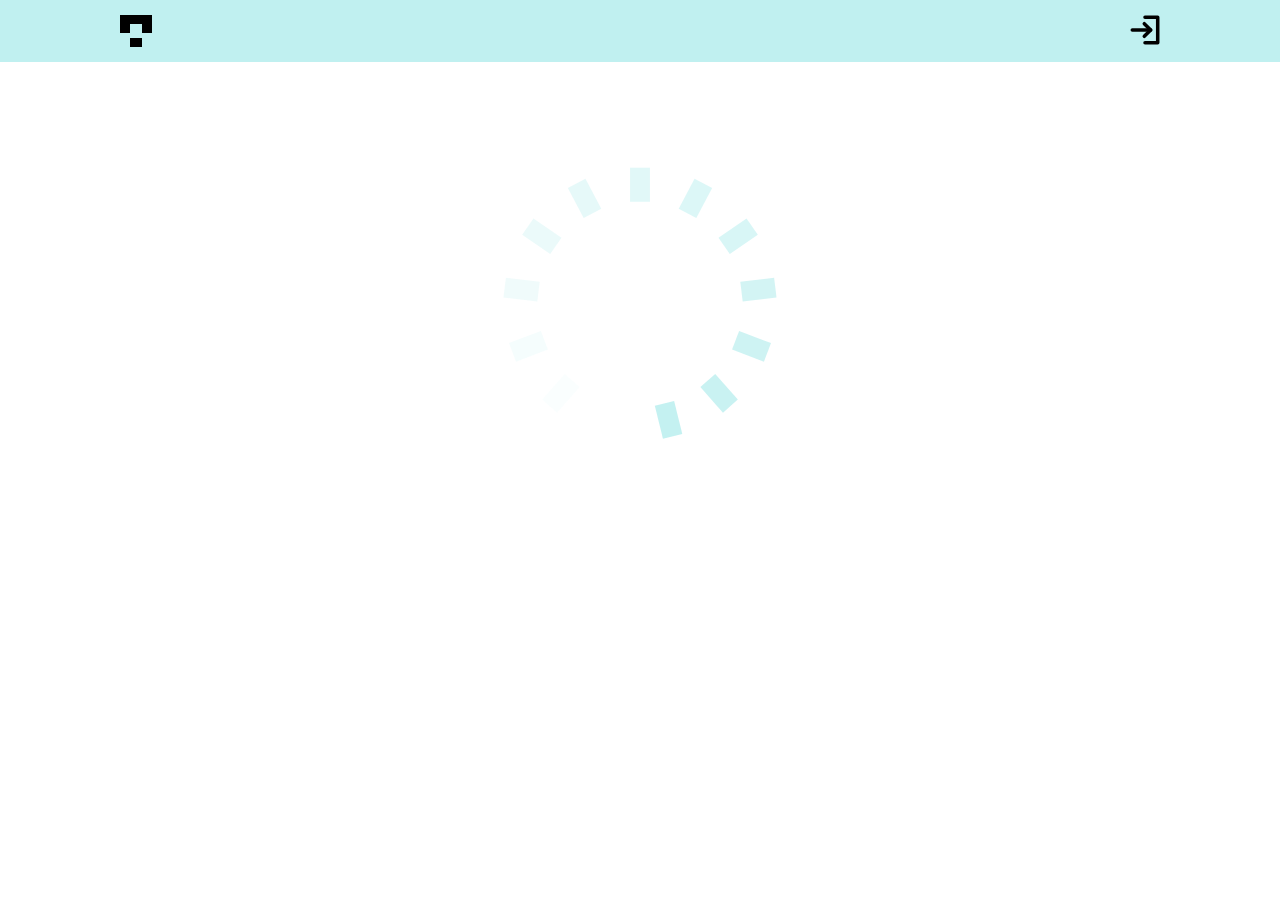
<file: index.html>
<!DOCTYPE html>
<html lang="en">
  <head>
    <meta charset="UTF-8" />
    <meta http-equiv="X-UA-Compatible" content="IE=edge" />
    <meta name="viewport" content="width=device-width, initial-scale=1.0" />
    <title>Gallery</title>
    <link rel="stylesheet" href="style/index.css" />
    <script src="library/masonry.pkgd.min.js" defer></script>
    <script src="js/index.js" type="module"></script>
  </head>

  <body>
    <header class="header">
      <div class="container header__container">
        <img class="header__logo" src="img/logo.svg" alt="Логотип галереи" />
        <button class="header__login-button" data-login="false"></button>
      </div>
    </header>
    <main class="main"></main>
  </body>
</html>
</file>
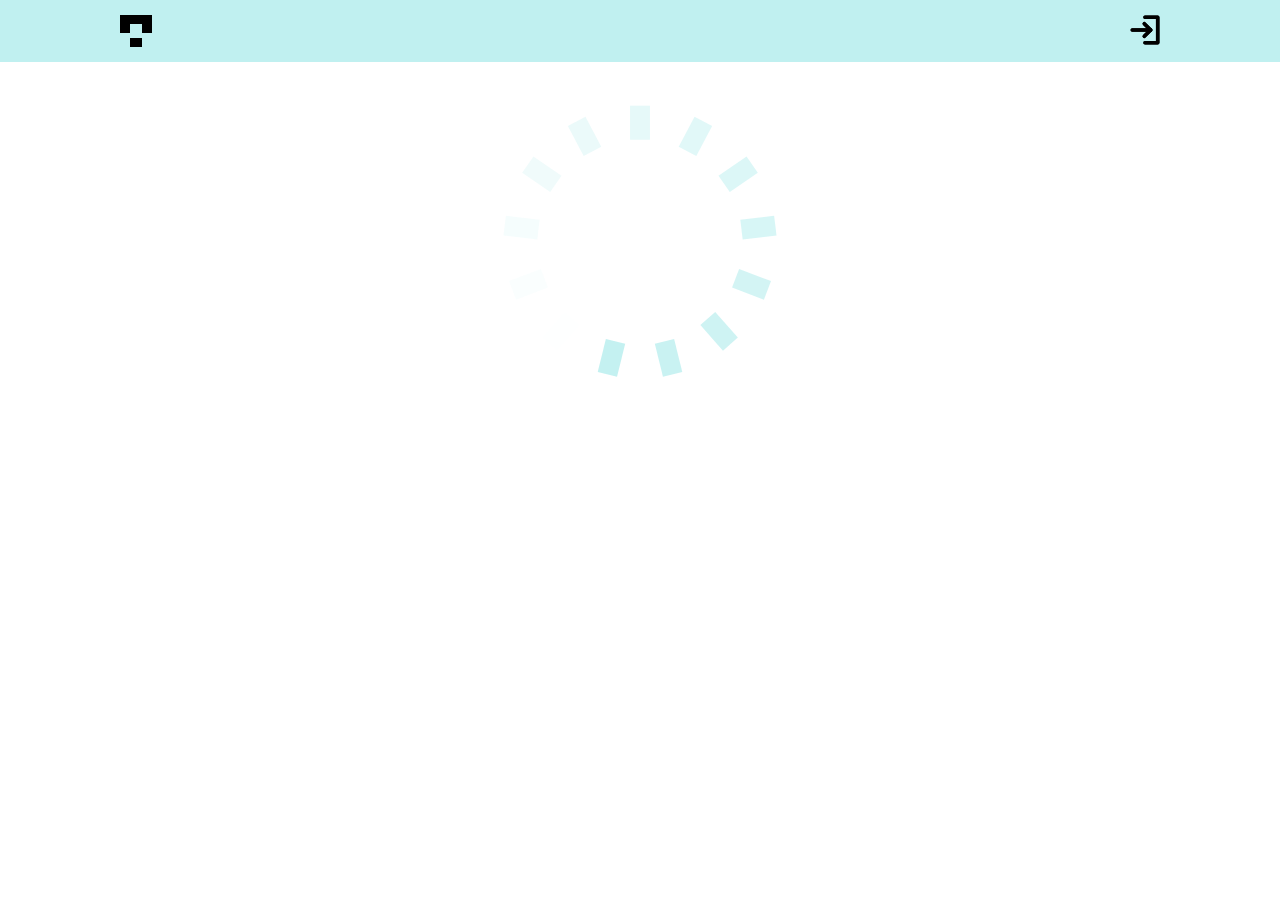
<file: page.html>
<!DOCTYPE html>
<html lang="en">
  <head>
    <meta charset="UTF-8" />
    <meta http-equiv="X-UA-Compatible" content="IE=edge" />
    <meta name="viewport" content="width=device-width, initial-scale=1.0" />
    <title>Photo</title>

    <link rel="stylesheet" href="style/index.css" />
    <script src="js2/index.js" type="module"></script>
  </head>

  <body>
    <header class="header">
      <div class="container header__container">
        <a href="index.html"
          ><img class="header__logo" src="img/logo.svg" alt="Логотип галереи"
        /></a>
        <button class="header__login-button">
          <img
            class="header__login-img"
            src="img/login.svg"
            alt="авторизация"
          />
        </button>
      </div>
    </header>
    <main></main>
  </body>
</html>
</file>
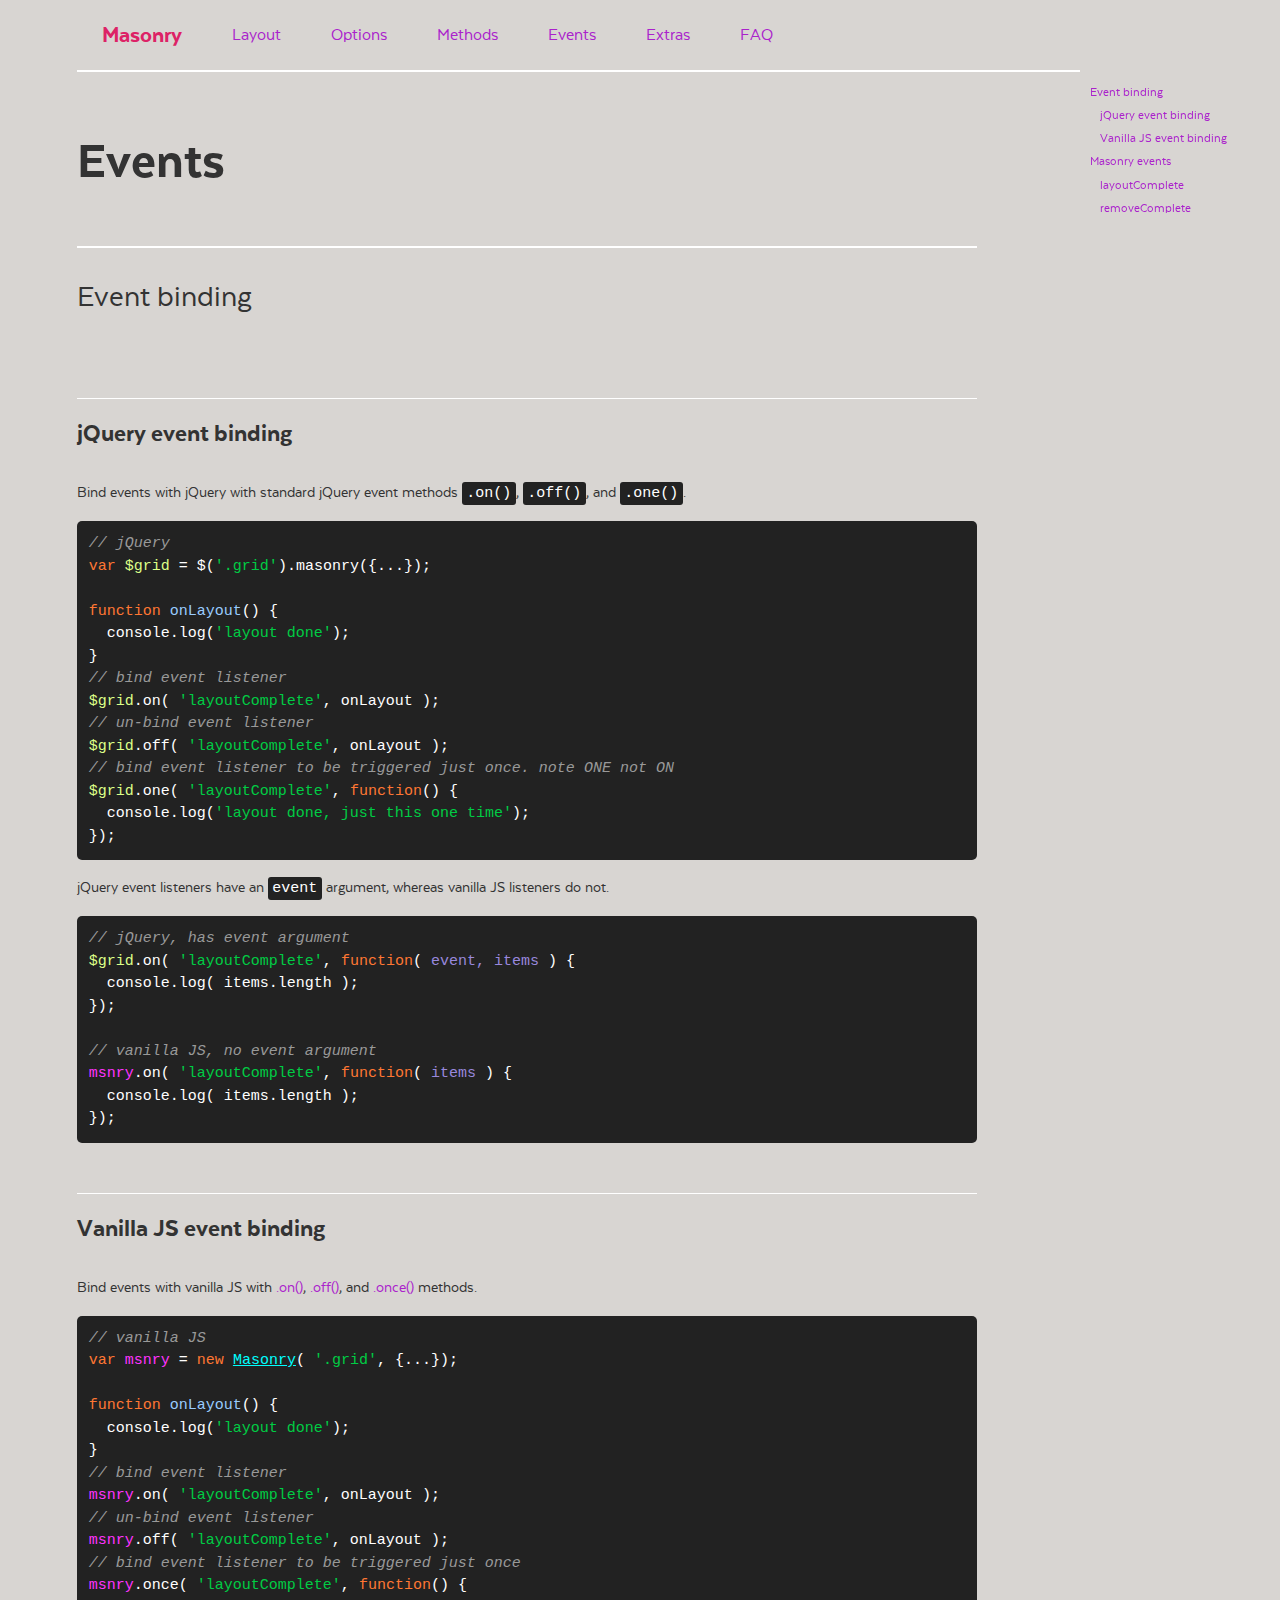
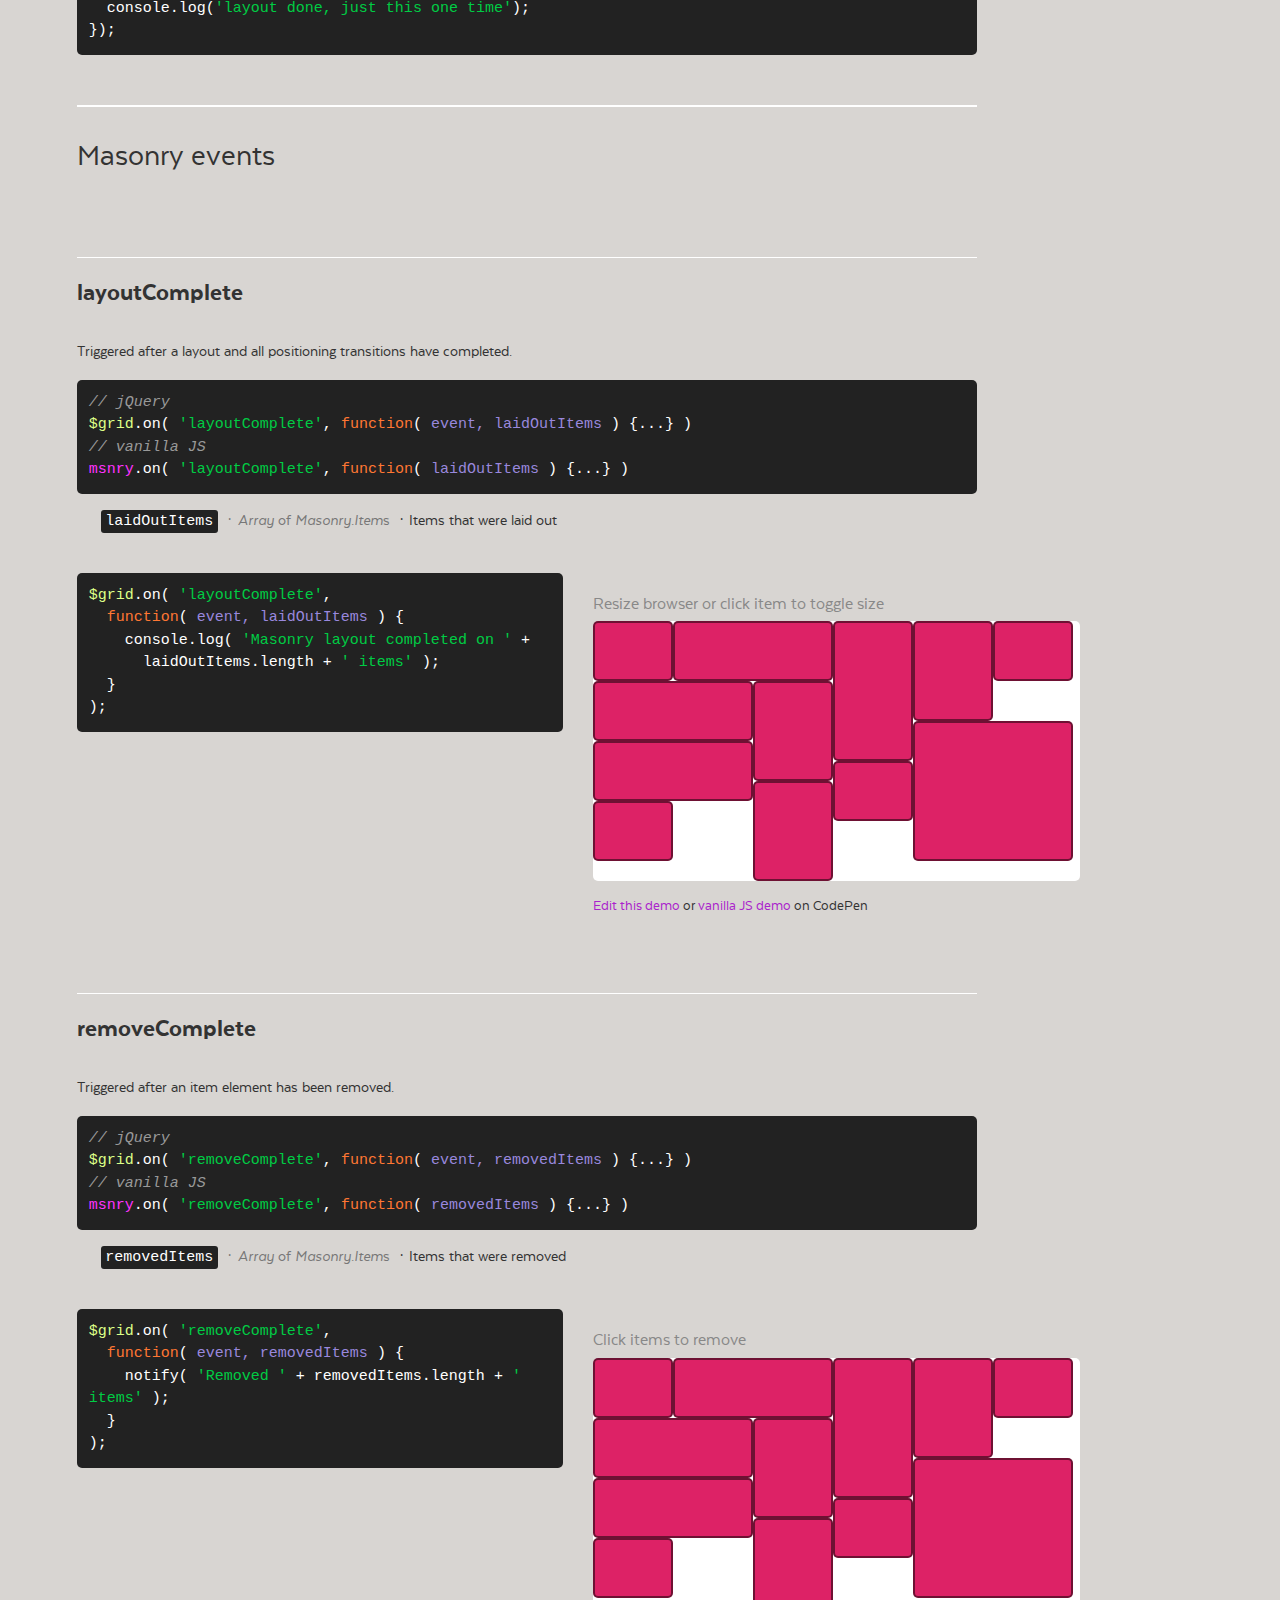
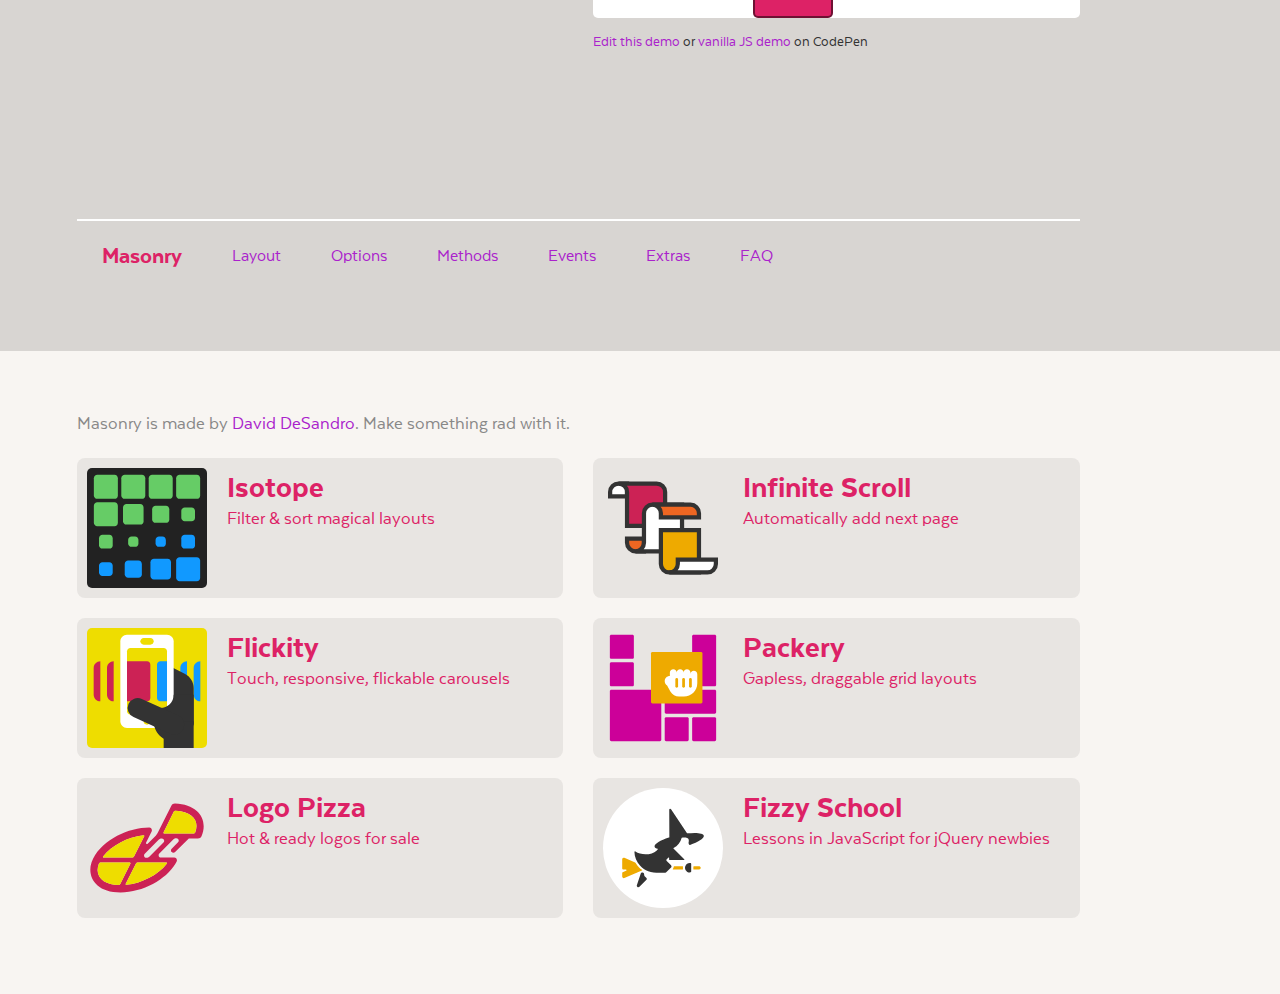
<file: library/masonry-docs/events.html>
<!doctype html>
<html class="export" lang="en">
<head>
  <meta charset="utf-8">
  <meta http-equiv="X-UA-Compatible" content="IE=edge,chrome=1">
  <meta name="viewport" content="width=device-width">
  <meta name="description" content="Cascading grid layout library">

  <title>Masonry &#xB7; Events</title>

    <link rel="stylesheet" href="css/masonry-docs.css?3" media="screen">

</head>
<body class="page--" data-page="">


  <div class="site-nav">
    <div class="container">
      <ol class="site-nav__list">
        <li class="site-nav__item site-nav__item--homepage">
          <a href=".">Masonry</a></li>
        <li class="site-nav__item site-nav__item--layout">
          <a href="layout.html">Layout</a></li>
        <li class="site-nav__item site-nav__item--options">
          <a href="options.html">Options</a></li>
        <li class="site-nav__item site-nav__item--methods">
          <a href="methods.html">Methods</a></li>
        <li class="site-nav__item site-nav__item--events">
          <a href="events.html">Events</a></li>
        <li class="site-nav__item site-nav__item--extras">
          <a href="extras.html">Extras</a></li>
        <li class="site-nav__item site-nav__item--faq">
          <a href="faq.html">FAQ</a></li>
      </ol>
    </div>
  </div>


  <div id="content" class="content container">

      <h1>Events</h1>

    <ul class="page-nav">
<li class="page-nav__item page-nav__item--h2"><a href="#event-binding">Event binding</a></li>
<li class="page-nav__item page-nav__item--h3"><a href="#jquery-event-binding">jQuery event binding</a></li>
<li class="page-nav__item page-nav__item--h3"><a href="#vanilla-js-event-binding">Vanilla JS event binding</a></li>
<li class="page-nav__item page-nav__item--h2"><a href="#masonry-events">Masonry events</a></li>
<li class="page-nav__item page-nav__item--h3"><a href="#layoutcomplete">layoutComplete</a></li>
<li class="page-nav__item page-nav__item--h3"><a href="#removecomplete">removeComplete</a></li>
</ul>


<div id="notification"></div>

<h2 id="event-binding">Event binding</h2>

<h3 id="jquery-event-binding">jQuery event binding</h3>

<p>Bind events with jQuery with standard jQuery event methods <code>.on()</code>, <code>.off()</code>, and <code>.one()</code>.</p>

<pre><code class="js"><span class="comment">// jQuery</span>
<span class="keyword">var</span> <span class="jquery_var">$grid</span> = $(<span class="string">&apos;.grid&apos;</span>).masonry({...});

<span class="function"><span class="keyword">function</span> <span class="title">onLayout</span>(<span class="params"></span>) </span>{
  <span class="built_in">console</span>.log(<span class="string">&apos;layout done&apos;</span>);
}
<span class="comment">// bind event listener</span>
<span class="jquery_var">$grid</span>.on( <span class="string">&apos;layoutComplete&apos;</span>, onLayout );
<span class="comment">// un-bind event listener</span>
<span class="jquery_var">$grid</span>.off( <span class="string">&apos;layoutComplete&apos;</span>, onLayout );
<span class="comment">// bind event listener to be triggered just once. note ONE not ON</span>
<span class="jquery_var">$grid</span>.one( <span class="string">&apos;layoutComplete&apos;</span>, <span class="function"><span class="keyword">function</span>(<span class="params"></span>) </span>{
  <span class="built_in">console</span>.log(<span class="string">&apos;layout done, just this one time&apos;</span>);
});
</code></pre>

<p>jQuery event listeners have an <code>event</code> argument, whereas vanilla JS listeners do not.</p>

<pre><code class="js"><span class="comment">// jQuery, has event argument</span>
<span class="jquery_var">$grid</span>.on( <span class="string">&apos;layoutComplete&apos;</span>, <span class="function"><span class="keyword">function</span>(<span class="params"> event, items </span>) </span>{
  <span class="built_in">console</span>.log( items.length );
});

<span class="comment">// vanilla JS, no event argument</span>
<span class="masonry_var">msnry</span>.on( <span class="string">&apos;layoutComplete&apos;</span>, <span class="function"><span class="keyword">function</span>(<span class="params"> items </span>) </span>{
  <span class="built_in">console</span>.log( items.length );
});
</code></pre>


<h3 id="vanilla-js-event-binding">Vanilla JS event binding</h3>

<p>Bind events with vanilla JS with <a href="methods.html#on">.on()</a>, <a href="methods.html#off">.off()</a>, and <a href="methods.html#once">.once()</a> methods.</p>

<pre><code class="js"><span class="comment">// vanilla JS</span>
<span class="keyword">var</span> <span class="masonry_var">msnry</span> = <span class="keyword">new</span> <span class="masonry_keyword">Masonry</span>( <span class="string">&apos;.grid&apos;</span>, {...});

<span class="function"><span class="keyword">function</span> <span class="title">onLayout</span>(<span class="params"></span>) </span>{
  <span class="built_in">console</span>.log(<span class="string">&apos;layout done&apos;</span>);
}
<span class="comment">// bind event listener</span>
<span class="masonry_var">msnry</span>.on( <span class="string">&apos;layoutComplete&apos;</span>, onLayout );
<span class="comment">// un-bind event listener</span>
<span class="masonry_var">msnry</span>.off( <span class="string">&apos;layoutComplete&apos;</span>, onLayout );
<span class="comment">// bind event listener to be triggered just once</span>
<span class="masonry_var">msnry</span>.once( <span class="string">&apos;layoutComplete&apos;</span>, <span class="function"><span class="keyword">function</span>(<span class="params"></span>) </span>{
  <span class="built_in">console</span>.log(<span class="string">&apos;layout done, just this one time&apos;</span>);
});
</code></pre>


<h2 id="masonry-events">Masonry events</h2>


<h3 id="layoutcomplete">layoutComplete</h3>

<p>Triggered after a layout and all positioning transitions have completed.</p>

<pre><code class="js"><span class="comment">// jQuery</span>
<span class="jquery_var">$grid</span>.on( <span class="string">&apos;layoutComplete&apos;</span>, <span class="function"><span class="keyword">function</span>(<span class="params"> event, laidOutItems </span>) </span>{...} )
<span class="comment">// vanilla JS</span>
<span class="masonry_var">msnry</span>.on( <span class="string">&apos;layoutComplete&apos;</span>, <span class="function"><span class="keyword">function</span>(<span class="params"> laidOutItems </span>) </span>{...} )
</code></pre>

<p class="argument">
  <code class="argument__code">laidOutItems</code>
  <span class="argument__type"><i>Array</i> of <i>Masonry.Item</i>s</span>
  <span class="argument__description">Items that were laid out</span>
</p>

<div class="duo example">
  <div class="duo__cell example__code">
<pre><code class="js"><span class="jquery_var">$grid</span>.on( <span class="string">&apos;layoutComplete&apos;</span>,
  <span class="function"><span class="keyword">function</span>(<span class="params"> event, laidOutItems </span>) </span>{
    <span class="built_in">console</span>.log( <span class="string">&apos;Masonry layout completed on &apos;</span> +
      laidOutItems.length + <span class="string">&apos; items&apos;</span> );
  }
);
</code></pre>
  </div>
  <div class="duo__cell example__demo" data-js="layout-complete-demo">
    <p class="instruction">Resize browser or click item to toggle size</p>
    <div class="grid grid--clickable">
      <div class="grid-item"></div>
      <div class="grid-item grid-item--width2"></div>
      <div class="grid-item grid-item--height3"></div>
      <div class="grid-item grid-item--height2"></div>
      <div class="grid-item grid-item--width2"></div>
      <div class="grid-item"></div>
      <div class="grid-item grid-item--width2 grid-item--height3"></div>
      <div class="grid-item grid-item--height2"></div>
      <div class="grid-item grid-item--width2"></div>
      <div class="grid-item"></div>
      <div class="grid-item grid-item--height2"></div>
      <div class="grid-item"></div>
    </div>
    <p class="edit-demo">
        <a href="https://codepen.io/desandro/pen/yNgmNv">Edit this demo</a>
        or <a href="https://codepen.io/desandro/pen/htsui">vanilla JS demo</a> on CodePen
    </p>
  </div>
</div>


<h3 id="removecomplete">removeComplete</h3>

<p>Triggered after an item element has been removed.</p>

<pre><code class="js"><span class="comment">// jQuery</span>
<span class="jquery_var">$grid</span>.on( <span class="string">&apos;removeComplete&apos;</span>, <span class="function"><span class="keyword">function</span>(<span class="params"> event, removedItems </span>) </span>{...} )
<span class="comment">// vanilla JS</span>
<span class="masonry_var">msnry</span>.on( <span class="string">&apos;removeComplete&apos;</span>, <span class="function"><span class="keyword">function</span>(<span class="params"> removedItems </span>) </span>{...} )
</code></pre>

<p class="argument">
  <code class="argument__code">removedItems</code>
  <span class="argument__type"><i>Array</i> of <i>Masonry.Item</i>s</span>
  <span class="argument__description">Items that were removed</span>
</p>

<div class="duo example">
  <div class="duo__cell example__code">
<pre><code class="js"><span class="jquery_var">$grid</span>.on( <span class="string">&apos;removeComplete&apos;</span>,
  <span class="function"><span class="keyword">function</span>(<span class="params"> event, removedItems </span>) </span>{
    notify( <span class="string">&apos;Removed &apos;</span> + removedItems.length + <span class="string">&apos; items&apos;</span> );
  }
);
</code></pre>
  </div>
  <div class="duo__cell example__demo" data-js="remove-complete-demo">
    <p class="instruction">Click items to remove</p>
    <div class="grid grid--clickable">
      <div class="grid-item"></div>
      <div class="grid-item grid-item--width2"></div>
      <div class="grid-item grid-item--height3"></div>
      <div class="grid-item grid-item--height2"></div>
      <div class="grid-item grid-item--width2"></div>
      <div class="grid-item"></div>
      <div class="grid-item grid-item--width2 grid-item--height3"></div>
      <div class="grid-item grid-item--height2"></div>
      <div class="grid-item grid-item--width2"></div>
      <div class="grid-item"></div>
      <div class="grid-item grid-item--height2"></div>
      <div class="grid-item"></div>
    </div>
    <p class="edit-demo">
        <a href="https://codepen.io/desandro/pen/mJRNVV">Edit this demo</a>
        or <a href="https://codepen.io/desandro/pen/JknEe">vanilla JS demo</a> on CodePen
    </p>
  </div>
</div>


  </div>

  <div class="site-nav">
    <div class="container">
      <ol class="site-nav__list">
        <li class="site-nav__item site-nav__item--homepage">
          <a href=".">Masonry</a></li>
        <li class="site-nav__item site-nav__item--layout">
          <a href="layout.html">Layout</a></li>
        <li class="site-nav__item site-nav__item--options">
          <a href="options.html">Options</a></li>
        <li class="site-nav__item site-nav__item--methods">
          <a href="methods.html">Methods</a></li>
        <li class="site-nav__item site-nav__item--events">
          <a href="events.html">Events</a></li>
        <li class="site-nav__item site-nav__item--extras">
          <a href="extras.html">Extras</a></li>
        <li class="site-nav__item site-nav__item--faq">
          <a href="faq.html">FAQ</a></li>
      </ol>
    </div>
  </div>

  <div class="site-footer">
    <div class="container">
  
      <p class="site-footer__copy">
        Masonry is made by <a href="https://desandro.com">David DeSandro</a>.
        Make something rad with it.
      </p>
  
      <div class="showcase">
      
        <ul class="showcase-item-list">
            <li class="showcase-item">
              <a class="showcase-item__link" href="https://isotope.metafizzy.co">
                <div class="showcase-item__image">
                    <svg class="isotope-illo" xmlns="http://www.w3.org/2000/svg" viewbox="0 0 350 350" width="100" height="100">
                      <path class="isotope-illo__color1" fill="#6C6" d="M80 170H30c-6 0-10-5-10-10v-50c0-6 5-10 10-10h50c6 0 10 5 10 10v50C90 166 86 170 80 170z"/>
                      <path class="isotope-illo__color1" fill="#6C6" d="M80 90H30c-6 0-10-5-10-10V30c0-6 5-10 10-10h50c6 0 10 5 10 10v50C90 86 86 90 80 90z"/>
                      <path class="isotope-illo__color1" fill="#6C6" d="M160 90h-50c-6 0-10-5-10-10V30c0-6 5-10 10-10h50c6 0 10 5 10 10v50C170 86 166 90 160 90z"/>
                      <path class="isotope-illo__color1" fill="#6C6" d="M240 90h-50c-6 0-10-5-10-10V30c0-6 5-10 10-10h50c6 0 10 5 10 10v50C250 86 246 90 240 90z"/>
                      <path class="isotope-illo__color1" fill="#6C6" d="M320 90h-50c-6 0-10-5-10-10V30c0-6 5-10 10-10h50c6 0 10 5 10 10v50C330 86 326 90 320 90z"/>
                      <path class="isotope-illo__color1" fill="#6C6" d="M155 165h-40c-6 0-10-5-10-10v-40c0-6 5-10 10-10h40c6 0 10 5 10 10v40 C165 161 161 165 155 165z"/>
                      <path class="isotope-illo__color1" fill="#6C6" d="M230 160h-30c-6 0-10-5-10-10v-30c0-6 5-10 10-10h30c6 0 10 5 10 10v30 C240 156 236 160 230 160z"/>
                      <path class="isotope-illo__color1" fill="#6C6" d="M305 155h-20c-6 0-10-5-10-10v-20c0-6 5-10 10-10h20c6 0 10 5 10 10v20 C315 151 311 155 305 155z"/>
                      <path class="isotope-illo__color1" fill="#6C6" d="M65 235H45c-6 0-10-5-10-10v-20c0-6 5-10 10-10h20c6 0 10 5 10 10v20C75 231 71 235 65 235z"/>
                      <path class="isotope-illo__color1" fill="#6C6" d="M140 230h-10c-6 0-10-5-10-10v-10c0-6 5-10 10-10h10c6 0 10 5 10 10v10 C150 226 146 230 140 230z"/>
                      <path class="isotope-illo__color2" fill="#19F" d="M305 235h-20c-6 0-10-5-10-10v-20c0-6 5-10 10-10h20c6 0 10 5 10 10v20 C315 231 311 235 305 235z"/>
                      <path class="isotope-illo__color2" fill="#19F" d="M65 315H45c-6 0-10-5-10-10v-20c0-6 5-10 10-10h20c6 0 10 5 10 10v20C75 311 71 315 65 315z"/>
                      <path class="isotope-illo__color2" fill="#19F" d="M150 320h-30c-6 0-10-5-10-10v-30c0-6 5-10 10-10h30c6 0 10 5 10 10v30 C160 316 156 320 150 320z"/>
                      <path class="isotope-illo__color2" fill="#19F" d="M220 230h-10c-6 0-10-5-10-10v-10c0-6 5-10 10-10h10c6 0 10 5 10 10v10 C230 226 226 230 220 230z"/>
                      <path class="isotope-illo__color2" fill="#19F" d="M235 325h-40c-6 0-10-5-10-10v-40c0-6 5-10 10-10h40c6 0 10 5 10 10v40 C245 321 241 325 235 325z"/>
                      <path class="isotope-illo__color2" fill="#19F" d="M320 330h-50c-6 0-10-5-10-10v-50c0-6 5-10 10-10h50c6 0 10 5 10 10v50 C330 326 326 330 320 330z"/>
                    </svg>
                </div>
                <div class="showcase-item__text">
                  <h3 class="showcase-item__title">Isotope</h3>
                  <p class="showcase-item__description">Filter &amp; sort magical layouts</p>
                </div>
              </a>
            </li>
      
            <li class="showcase-item">
              <a class="showcase-item__link" href="https://infinite-scroll.com">
                <div class="showcase-item__image">
                    <svg class="infinite-scroll-illo" xmlns="http://www.w3.org/2000/svg" viewbox="0 0 520 520" width="200" height="200">
                      <path class="infinite-scroll-illo__page infinite-scroll-illo__page--back" d="M90,110H10V90c0-22,18-40,40-40h40V110z"/>
                      <path class="infinite-scroll-illo__page infinite-scroll-illo__page--front1" d="M270,90L270,90c0-22-18-40-40-40h0H50h0c22,0,40,18,40,40v0v0v160h180V90z"/>
                      <path class="infinite-scroll-illo__page infinite-scroll-illo__page--front2" d="M170,330v-20H90v20v0c0,22,18,40,40,40h0h40V330z"/>
                      <path class="infinite-scroll-illo__page infinite-scroll-illo__page--back" d="M350,150H210c-22,0-40,18-40,40v140v0c0,22-18,40-40,40h0h220V150z"/>
                      <path class="infinite-scroll-illo__page infinite-scroll-illo__page--front3" d="M430,470V270H250v160c0,22,18,40,40,40H430z"/>
                      <path class="infinite-scroll-illo__page infinite-scroll-illo__page--front2" d="M250,190v20h180v-20c0-22-18-40-40-40H210h0C232,150,250,168,250,190L250,190z"/>
                      <path class="infinite-scroll-illo__page infinite-scroll-illo__page--back" d="M330,410v20v0c0,22-18,40-40,40h0h180c22,0,40-18,40-40v-20H330z"/>
                    </svg>
                </div>
                <div class="showcase-item__text">
                  <h3 class="showcase-item__title">Infinite Scroll</h3>
                  <p class="showcase-item__description">Automatically add next page</p>
                </div>
              </a>
            </li>
      
            <li class="showcase-item">
              <a class="showcase-item__link" href="https://flickity.metafizzy.co">
                <div class="showcase-item__image">
                    <svg class="flickity-illo" xmlns="http://www.w3.org/2000/svg" viewbox="0 0 360 360" width="100" height="100">
                      <path class="flickity-illo__color1" fill="#19F" d="M300 220L300 220c-11 0-20-9-20-20v-80c0-11 9-20 20-20h0V220z"/>
                      <path class="flickity-illo__color1" fill="#19F" d="M340 220L340 220c-11 0-20-9-20-20v-80c0-11 9-20 20-20h0V220z"/>
                      <path class="flickity-illo__color2" fill="#333" d="M320 290V180c0-18-10-35-27-43L240 110v180H320z"/>
                      <path class="flickity-illo__color3" fill="white" d="M240 300H120c-11 0-20-9-20-20V40c0-11 9-20 20-20h120c11 0 20 9 20 20v240C260 291 251 300 240 300z"/>
                      <path class="flickity-illo__color4" fill="#ED0" d="M230 260H130c-6 0-10-5-10-10V70c0-6 5-10 10-10h100c6 0 10 5 10 10v180 C240 256 236 260 230 260z"/>
                      <path class="flickity-illo__color2" fill="#333" d="M260 200h60v81c0 32-26 59-59 59h0c-34 0-61-27-61-61V240h20 C242 240 260 222 260 200L260 200z"/>
                      <path class="flickity-illo__color5" fill="#C25" d="M180 220h-60V100h60c6 0 10 5 10 10v100C190 216 186 220 180 220z"/>
                      <path class="flickity-illo__color1" fill="#19F" d="M240 220h-20c-6 0-10-5-10-10V110c0-6 5-10 10-10h20V220z"/>
                      <rect class="flickity-illo__color2" fill="#333" x="230" y="280" width="90" height="80"/>
                      <circle class="flickity-illo__color4" fill="#ED0" cx="180" cy="280" r="10"/>
                      <line class="flickity-illo__thumb" stroke="#333" stroke-width="60" stroke-linecap="round" x1="262" y1="290" x2="152" y2="240"/>
                      <path class="flickity-illo__color4" fill="#ED0" d="M190 50h-20c-6 0-10-5-10-10v0c0-6 5-10 10-10h20c6 0 10 5 10 10v0C200 46 196 50 190 50z"/>
                      <path class="flickity-illo__color5" fill="#C25" d="M80 220L80 220c-11 0-20-9-20-20v-80c0-11 9-20 20-20h0V220z"/>
                      <path class="flickity-illo__color5" fill="#C25" d="M40 220L40 220c-11 0-20-9-20-20v-80c0-11 9-20 20-20h0V220z"/>
                    </svg>
                </div>
                <div class="showcase-item__text">
                  <h3 class="showcase-item__title">Flickity</h3>
                  <p class="showcase-item__description">Touch, responsive, flickable carousels</p>
                </div>
              </a>
            </li>
      
            <li class="showcase-item">
              <a class="showcase-item__link" href="https://packery.metafizzy.co">
                <div class="showcase-item__image">
                    <svg class="packery-illo" xmlns="http://www.w3.org/2000/svg" viewbox="0 0 700 700" width="100" height="100">
                      <path class="packery-illo__item" fill="#C09" d="M172 180H48c-4 0-8-4-8-8V48c0-4 4-8 8-8h124c4 0 8 4 8 8v124C180 176 176 180 172 180z"/>
                      <path class="packery-illo__item" fill="#C09" d="M172 340H48c-4 0-8-4-8-8V208c0-4 4-8 8-8h124c4 0 8 4 8 8v124C180 336 176 340 172 340z"/>
                      <path class="packery-illo__item" fill="#C09" d="M492 660H368c-4 0-8-4-8-8V528c0-4 4-8 8-8h124c4 0 8 4 8 8v124C500 656 496 660 492 660z"/>
                      <path class="packery-illo__item" fill="#C09" d="M652 660H528c-4 0-8-4-8-8V528c0-4 4-8 8-8h124c4 0 8 4 8 8v124C660 656 656 660 652 660z"/>
                      <path class="packery-illo__item" fill="#C09" d="M652 500H368c-4 0-8-4-8-8V368c0-4 4-8 8-8h284c4 0 8 4 8 8v124C660 496 656 500 652 500z"/>
                      <path class="packery-illo__item" fill="#C09" d="M332 660H48c-4 0-8-4-8-8V368c0-4 4-8 8-8h284c4 0 8 4 8 8v284C340 656 336 660 332 660z"/>
                      <path class="packery-illo__item" fill="#C09" d="M652 340H528c-4 0-8-4-8-8V48c0-4 4-8 8-8h124c4 0 8 4 8 8v284C660 336 656 340 652 340z"/>
                      <path class="packery-illo__draggie" fill="#EA0" d="M572 440H288c-4 0-8-4-8-8V148c0-4 4-8 8-8h284c4 0 8 4 8 8v284C580 436 576 440 572 440z"/>
                      <g>
                        <path class="packery-illo__hand" fill="white" d="M530 250c-11 0-20 9-20 20v-10c0-11-9-20-20-20s-20 9-20 20c0-11-9-20-20-20s-20 9-20 20c0-11-9-20-20-20
                          s-20 9-20 20v20c-17 0-30 13-30 30c0 11 6 20 14 25l19 35c10 18 30 30 51 30h28
                          c43 0 78-35 78-78V270C550 259 541 250 530 250z"/>
                        <line class="packery-illo__hand-line" stroke="#EA0" fill="none" stroke-width="16" stroke-linecap="round" x1="430" y1="300" x2="430" y2="340"/>
                        <line class="packery-illo__hand-line" stroke="#EA0" fill="none" stroke-width="16" stroke-linecap="round" x1="470" y1="300" x2="470" y2="340"/>
                        <line class="packery-illo__hand-line" stroke="#EA0" fill="none" stroke-width="16" stroke-linecap="round" x1="510" y1="300" x2="510" y2="340"/>
                      </g>
                    </svg>
                </div>
                <div class="showcase-item__text">
                  <h3 class="showcase-item__title">Packery</h3>
                  <p class="showcase-item__description">Gapless, draggable grid layouts</p>
                </div>
              </a>
            </li>
      
            <li class="showcase-item">
              <a class="showcase-item__link" href="http://logo.pizza">
                <div class="showcase-item__image">
                    <svg class="logo-pizza-illo" xmlns="http://www.w3.org/2000/svg" viewbox="0 0 700 700" width="100" height="100">
                      <path class="logo-pizza-illo__outline" fill="#C25" d="M513 91c-9-0-17 5-21 12l-80 160c-3 5-6 10-11 15l-47 47
                        c-5 5-12-1-9-7l32-64c5-11-2-23-14-23h-0c-121 0-268 70-327 180
                        C-9 497 35 609 196 609c138 0 279-85 327-180v0c5-11-2-23-14-23h-77c-13 0-19-15-10-24
                        l81-81c5-5 11-8 18-8l0 0c13 0 19 15 10 24L494 354c-6 6-6 14 0 20c3 3 6 4 10 4
                        c4 0 7-1 10-4l80-80h53c9 0 17-5 21-13C707 190 656 97 513 91z M334 281l-59 117
                        c-2 5-7 8-13 8H97c-4 0-6-4-3-7c49-64 143-114 236-124C333 275 335 278 334 281z
                         M70 441c2-4 6-7 10-7h168c4 0 7 4 5 8l-59 118c-2 4-6 6-11 6
                        C106 565 38 521 70 441z M466 441c-49 64-143 114-236 124c-3 0-6-3-4-6l59-117
                        c2-5 7-8 13-8h166C466 434 468 438 466 441z M446 318l-81 81c-5 5-11 8-18 8l0 0
                        c-13 0-19-15-10-24l81-81c5-5 11-8 18-8l0 0C449 294 455 309 446 318z M447 258L506 139
                        c2-4 6-7 11-6c101 7 140 60 114 126c-2 4-6 7-10 7H452C448 266 445 262 447 258z"/>
                      <path class="logo-pizza-illo__slice" fill="#ED0" d="M334 281l-59 117c-2 5-7 8-13 8H97c-4 0-6-4-3-7
                        c49-64 143-114 236-124C333 275 335 278 334 281z"/>
                      <path class="logo-pizza-illo__slice" fill="#ED0" d="M70 441c2-4 6-7 10-7h168c4 0 7 4 5 8l-59 118c-2 4-6 6-11 6
                        C106 565 38 521 70 441z"/>
                      <path class="logo-pizza-illo__slice" fill="#ED0" d="M466 441c-49 64-143 114-236 124c-3 0-6-3-4-6l59-117
                        c2-5 7-8 13-8h166C466 434 468 438 466 441z"/>
                      <path class="logo-pizza-illo__slice" fill="#ED0" d="M447 258L506 139c2-4 6-7 11-6c101 7 140 60 114 126c-2 4-6 7-10 7H452
                        C448 266 445 262 447 258z"/>
                    </svg>
                </div>
                <div class="showcase-item__text">
                  <h3 class="showcase-item__title">Logo Pizza</h3>
                  <p class="showcase-item__description">Hot &amp; ready logos for sale</p>
                </div>
              </a>
            </li>
      
            <li class="showcase-item">
              <a class="showcase-item__link" href="http://fizzy.school">
                <div class="showcase-item__image">
                    <svg class="witchie-logo" xmlns="http://www.w3.org/2000/svg" viewbox="0 0 1000 1000" width="200" height="200">
                      <circle class="witchie-logo__moon" fill="white" cx="500" cy="500" r="500"/>
                      <path class="witchie-logo__broom" fill="#EA0" d="M582 675a35 35 0 0 0 8-20 3 3 0 0 1 3-2h71a3 3 0 0 1 3 3 59 59 0 0 0 0 20 3 3 0 0 1-3 3h-79A3 3 0 0 1 582 675Zm219 4a13 13 0 0 0 13-14c-1-7-7-12-14-12h-44a3 3 0 0 0-3 3v21a3 3 0 0 0 3 3ZM299 660a203 203 0 0 1-27-36 8 8 0 0 0-4-3L178 582a13 13 0 0 0-18 12v77a8 8 0 0 0 8 8h22a5 5 0 0 1 2 10L164 703a8 8 0 0 0-4 7v28a13 13 0 0 0 18 12l146-63a3 3 0 0 0 1-5A197 197 0 0 1 299 660Z"/>
                      <path class="witchie-logo__dress" fill="#333" d="M326 705h4a13 13 0 0 1 13 13v8a13 13 0 0 0 4 9l13 13a13 13 0 0 1 0 19l-56 56c-10 10-26-0-22-13L314 714A13 13 0 0 1 326 705Zm397-79c-27 0-47 26-37 54 3 7 11 16 17 19a42 42 0 0 0 19 5 38 38 0 0 0 7-1 8 8 0 0 0 6-8v-62a8 8 0 0 0-6-8 38 38 0 0 0-7-1M840 397c-3-15-33-23-77-23a521 521 0 0 0-59 4 5 5 0 0 1-5-2L567 177a8 8 0 0 0-7-4 8 8 0 0 0-8 8l1 227a5 5 0 0 1-4 5c-74 24-123 55-119 76 2 8 11 14 26 18a3 3 0 0 1 1 4l-11 11c-20 20-56 30-92 30-31 0-63-8-84-23a5 5 0 0 0-3-1 5 5 0 0 0-5 5c0 78 68 173 183 173h75a10 10 0 0 0 7-3l38-38a16 16 0 0 0 0-23l-34-34a10 10 0 0 1 0-14l15-15a3 3 0 0 1 5 2v15a5 5 0 0 0 5 5H674a4 4 0 0 0 3-7l-90-90a3 3 0 0 1 1-4c34-19 59-49 67-84a3 3 0 0 1 2-2c6-1 12-1 17-1 22 0 37 5 39 14 1 6 3 11 2 17-5 17 1 31 8 31a6 6 0 0 0 2-0C797 448 845 419 840 397Z"/>
                    </svg>
                </div>
                <div class="showcase-item__text">
                  <h3 class="showcase-item__title">Fizzy School</h3>
                  <p class="showcase-item__description">Lessons in JavaScript for jQuery newbies</p>
                </div>
              </a>
            </li>
      
        </ul> 
      
      </div>
  
    </div>
  </div>

  <script src="js/masonry-docs.min.js?2"></script>


</body>
</html>
</file>
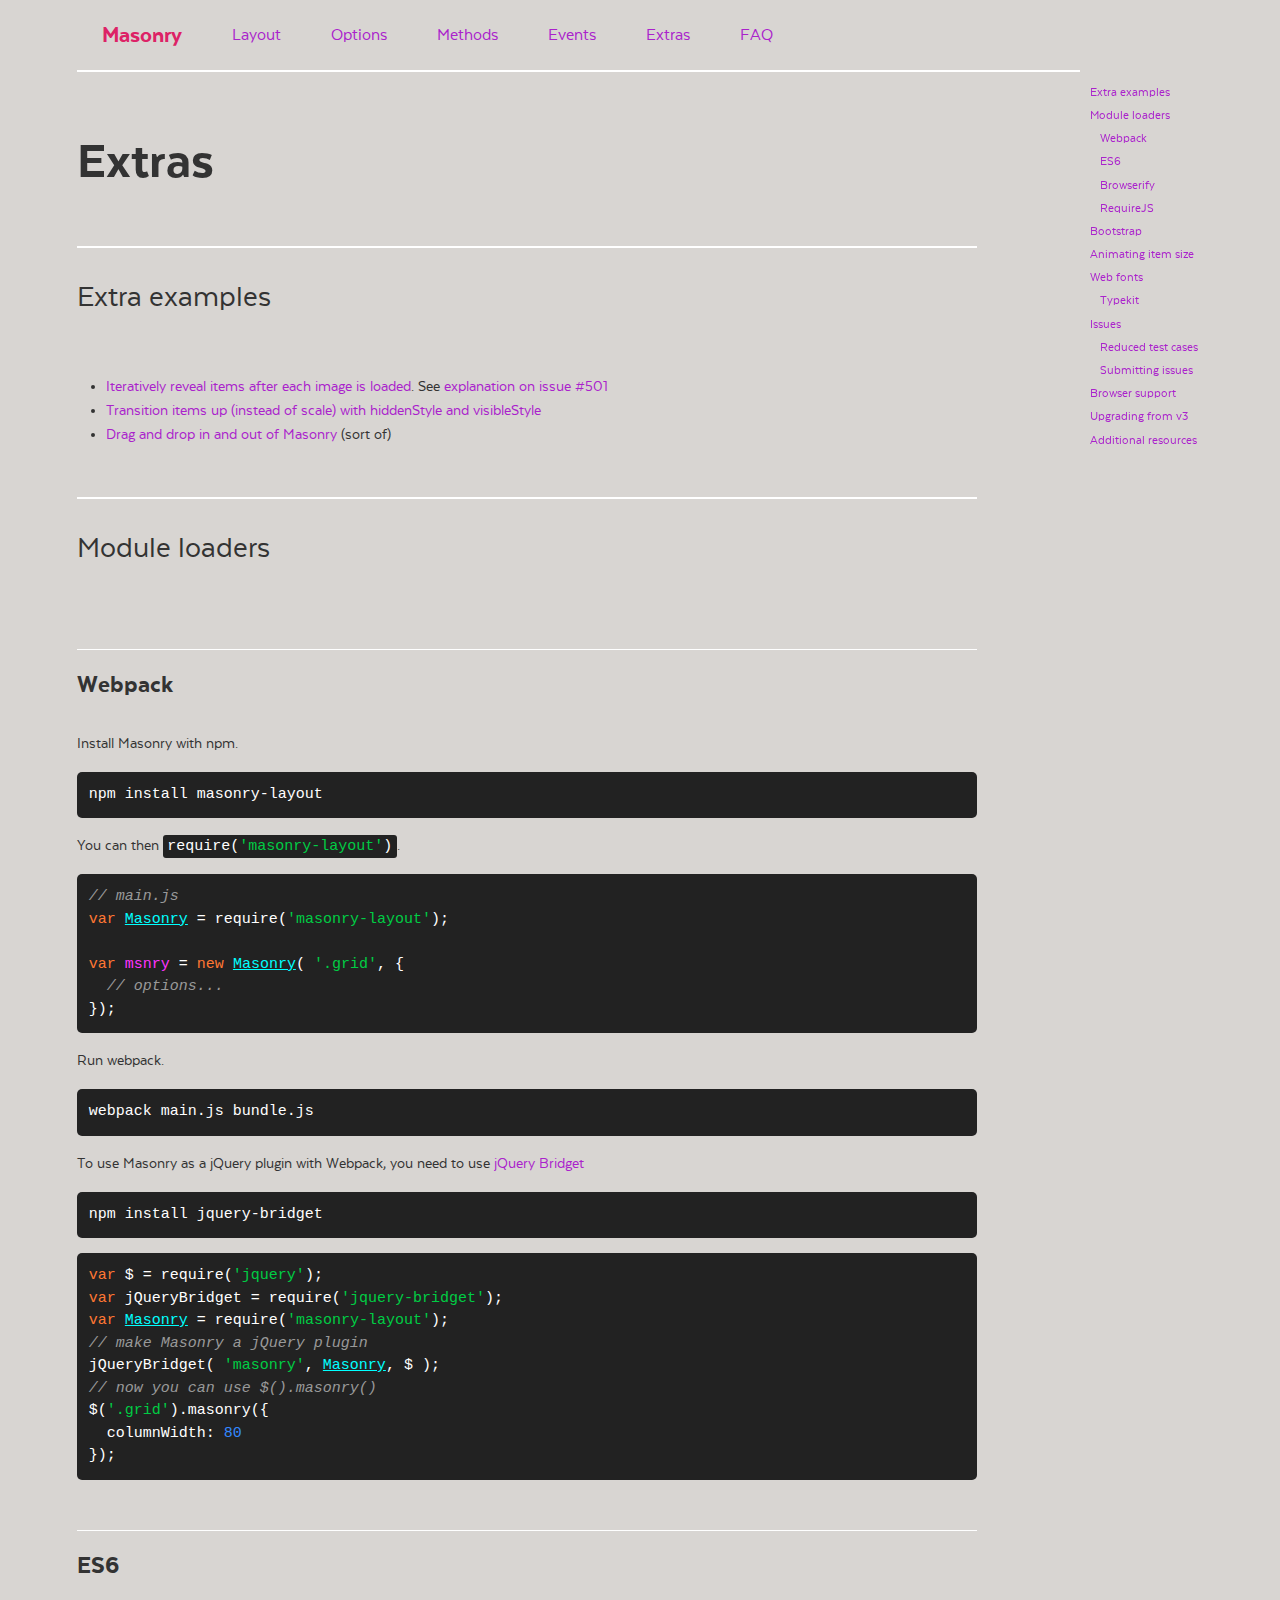
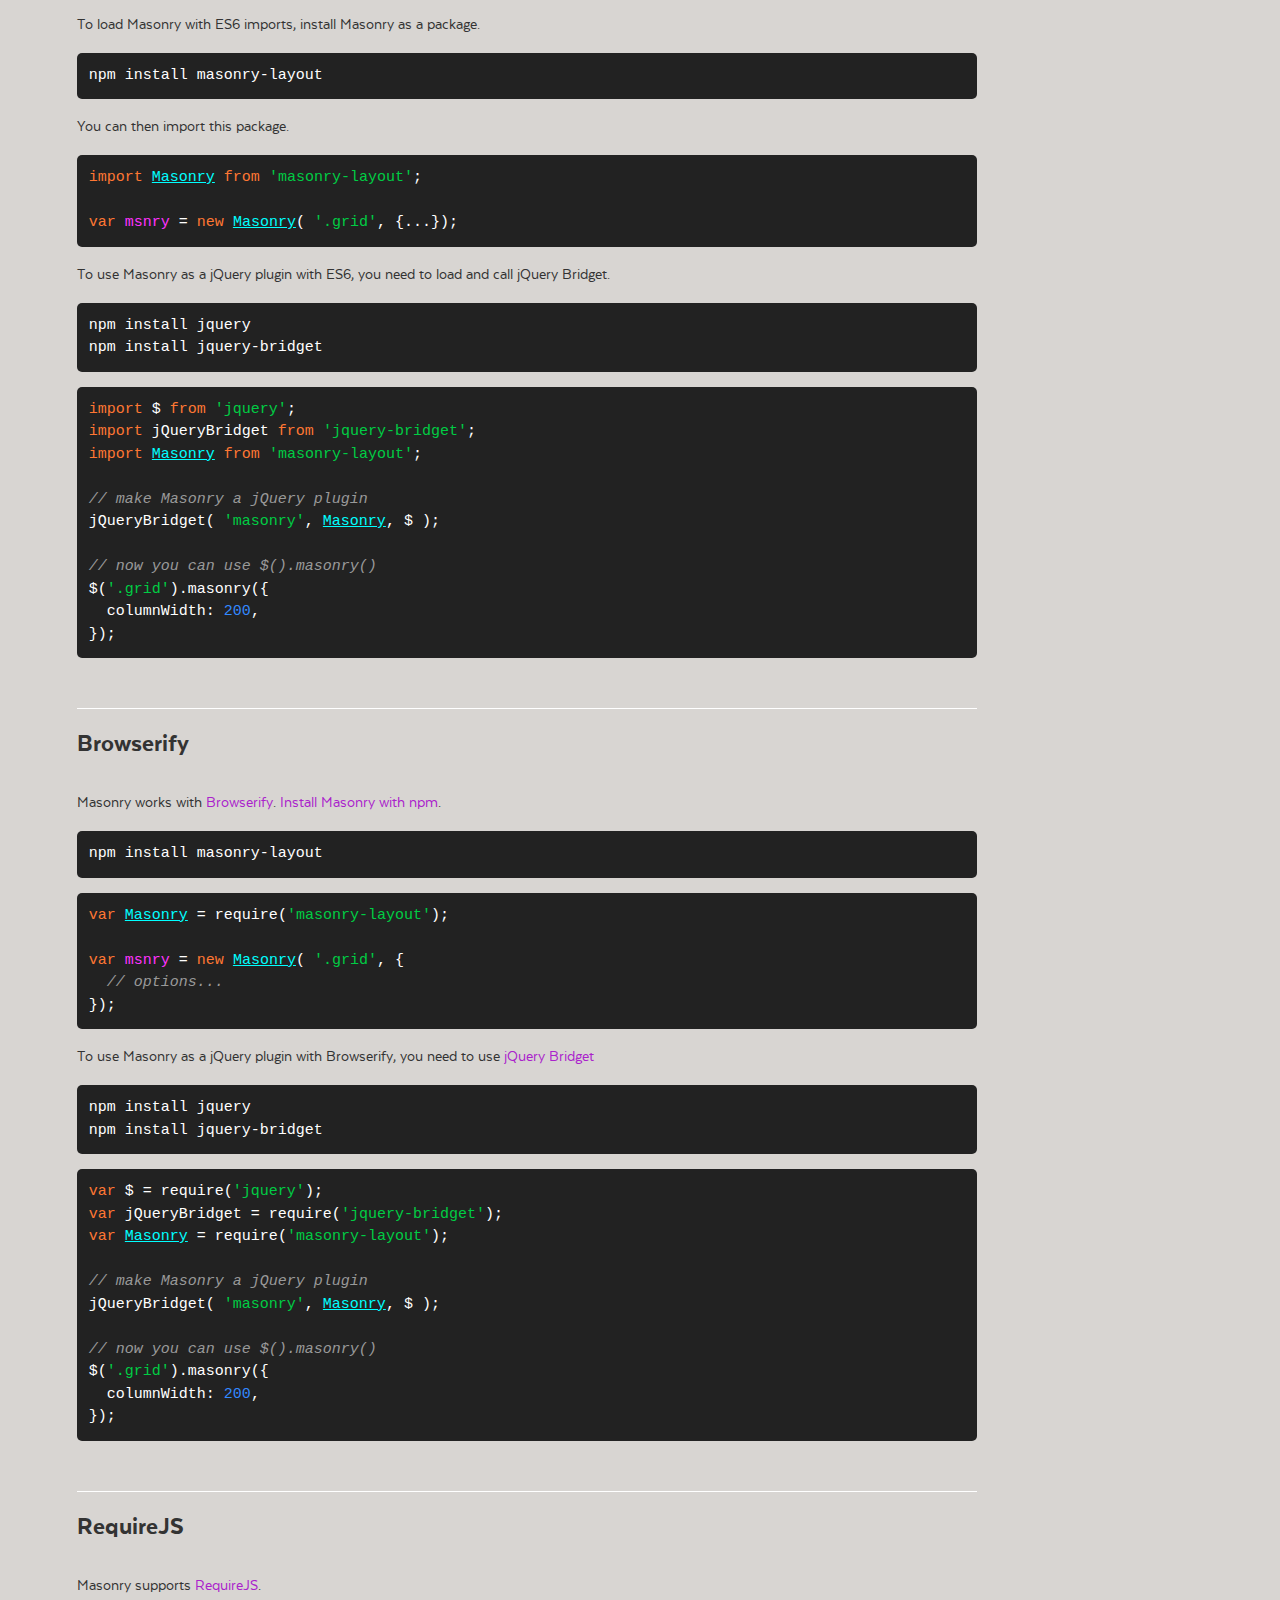
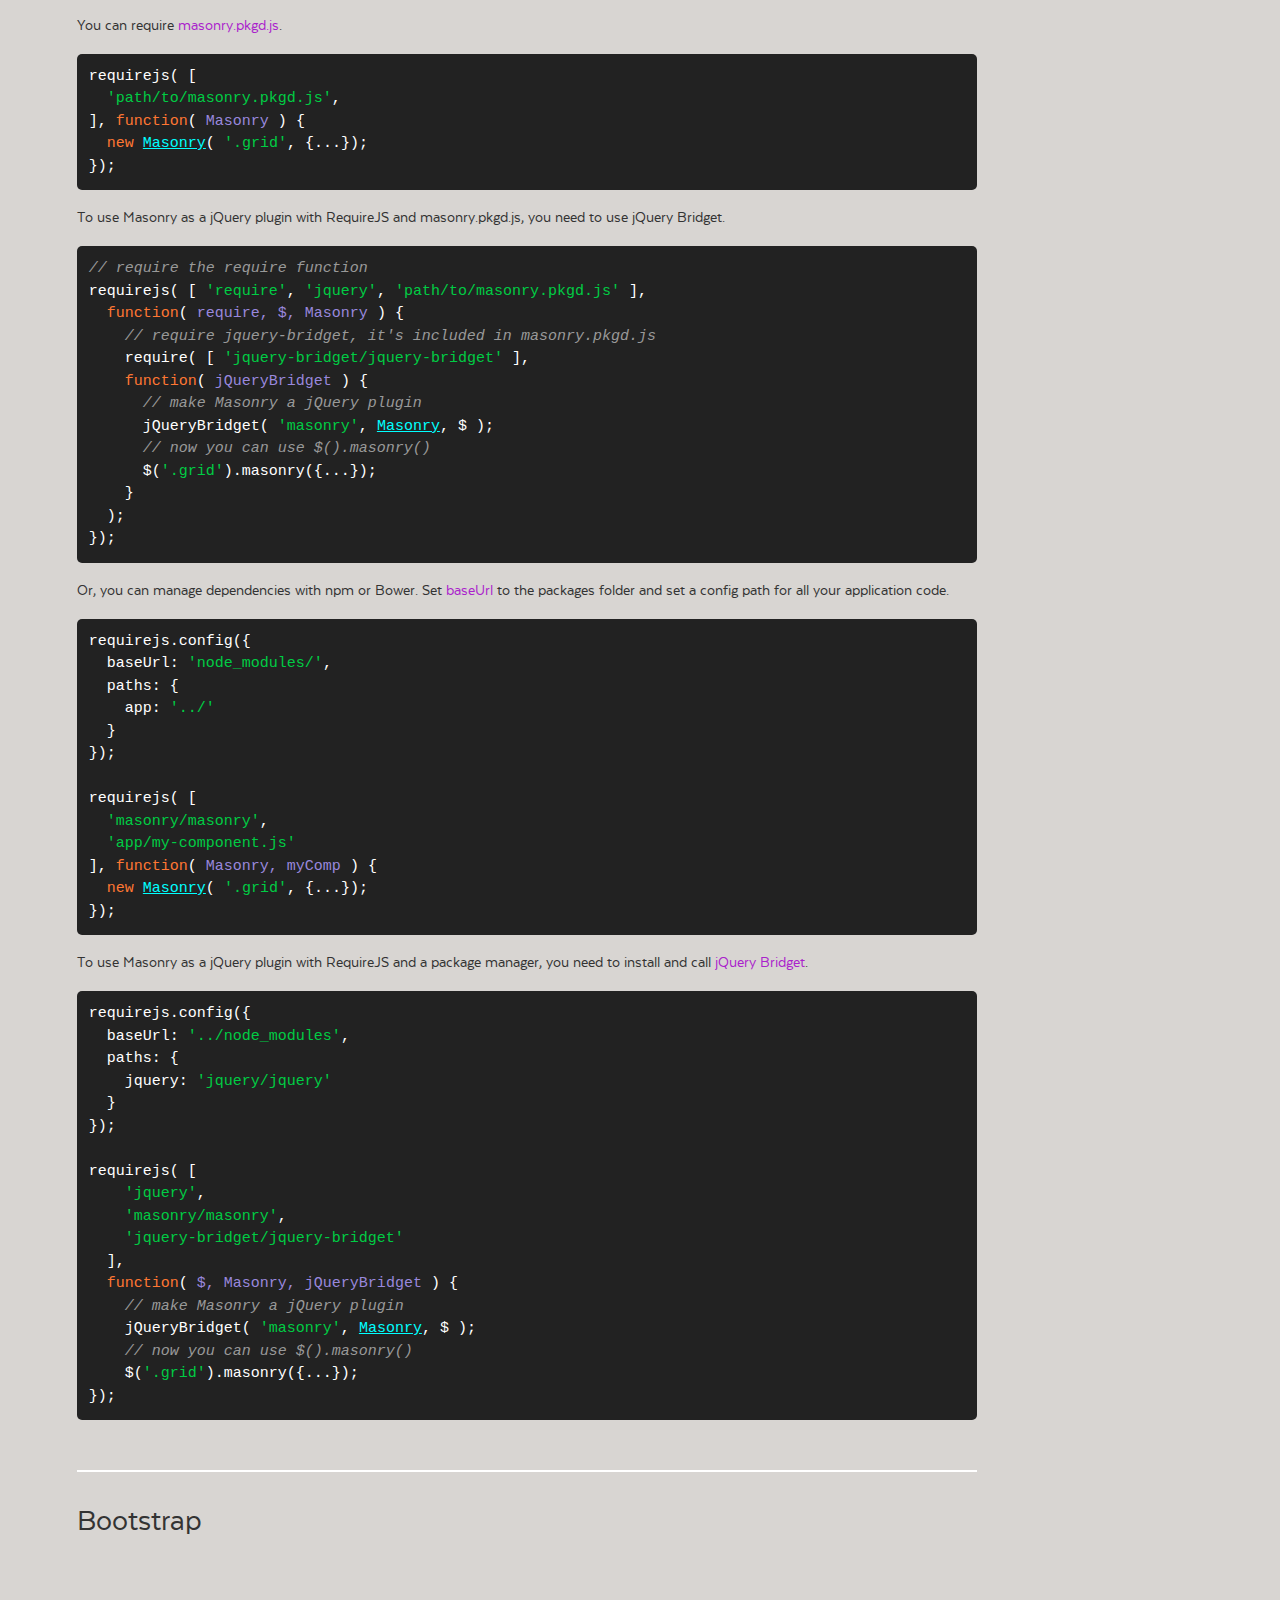
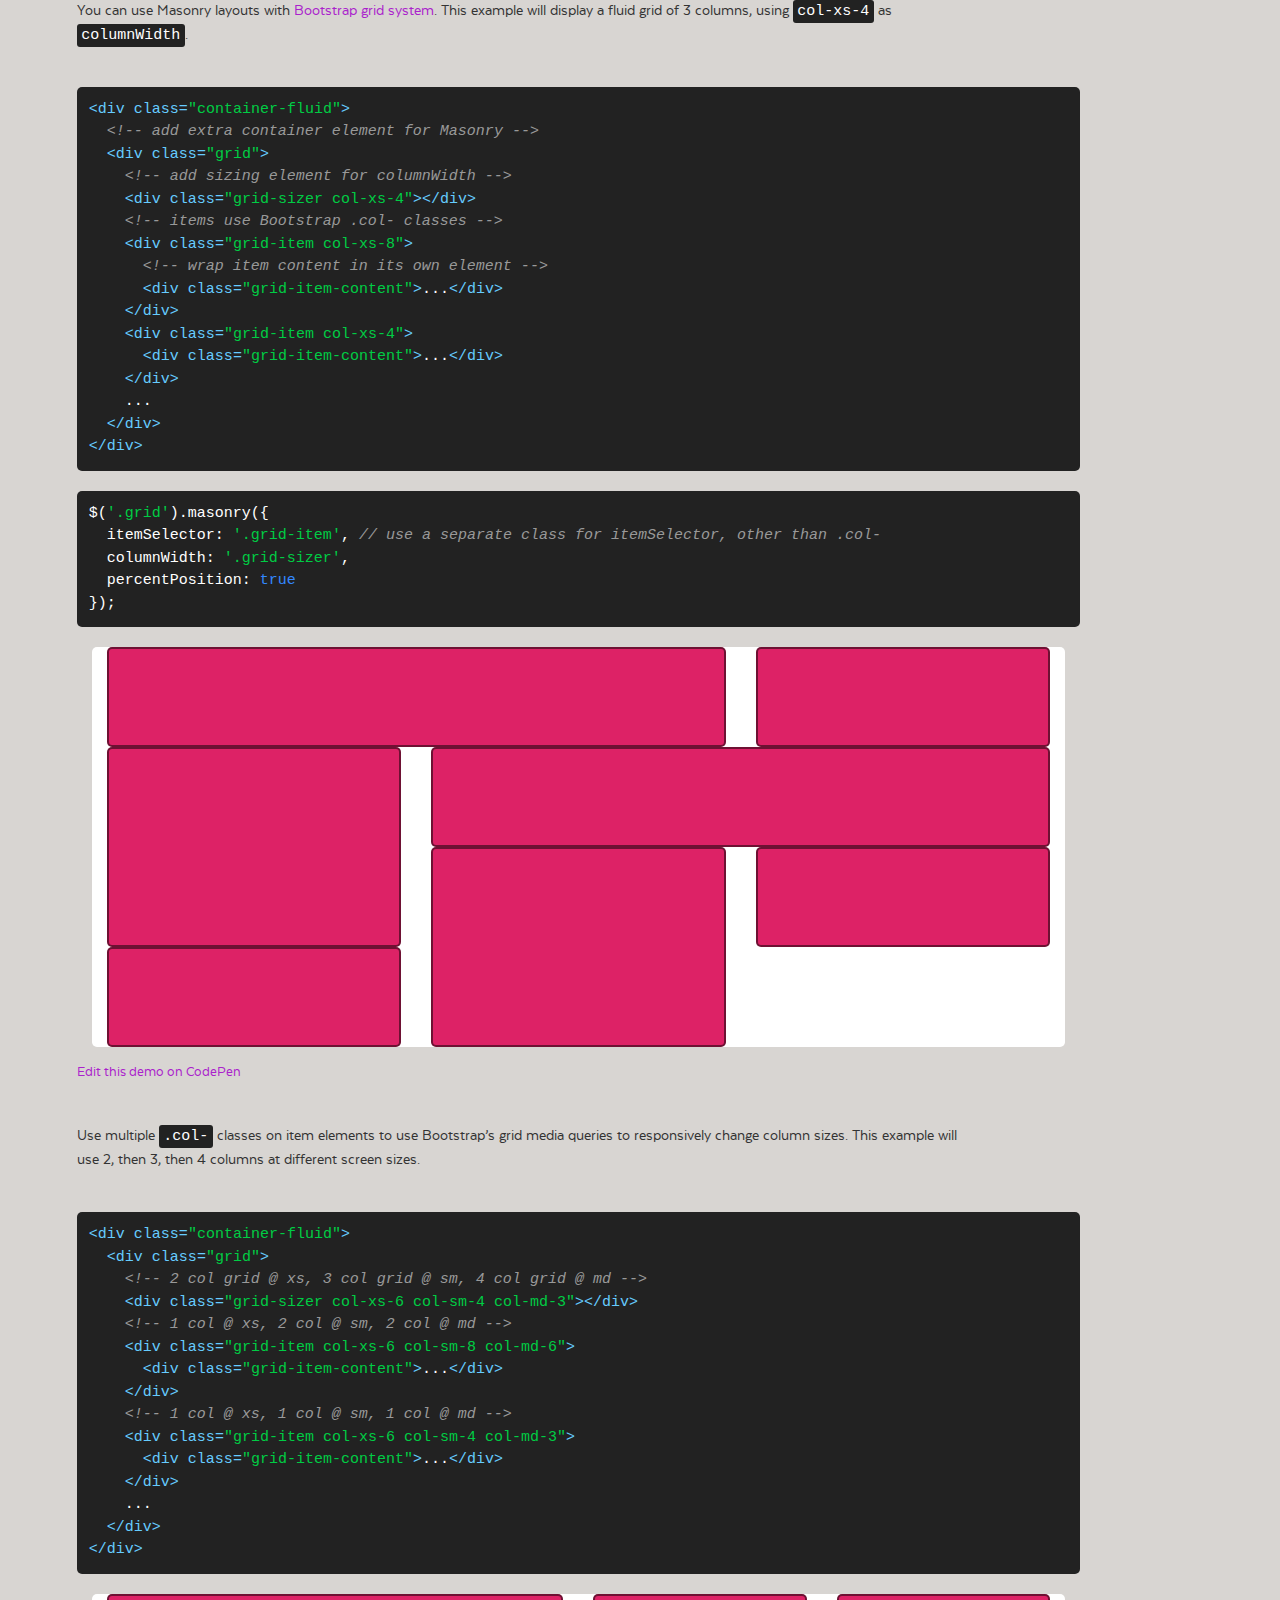
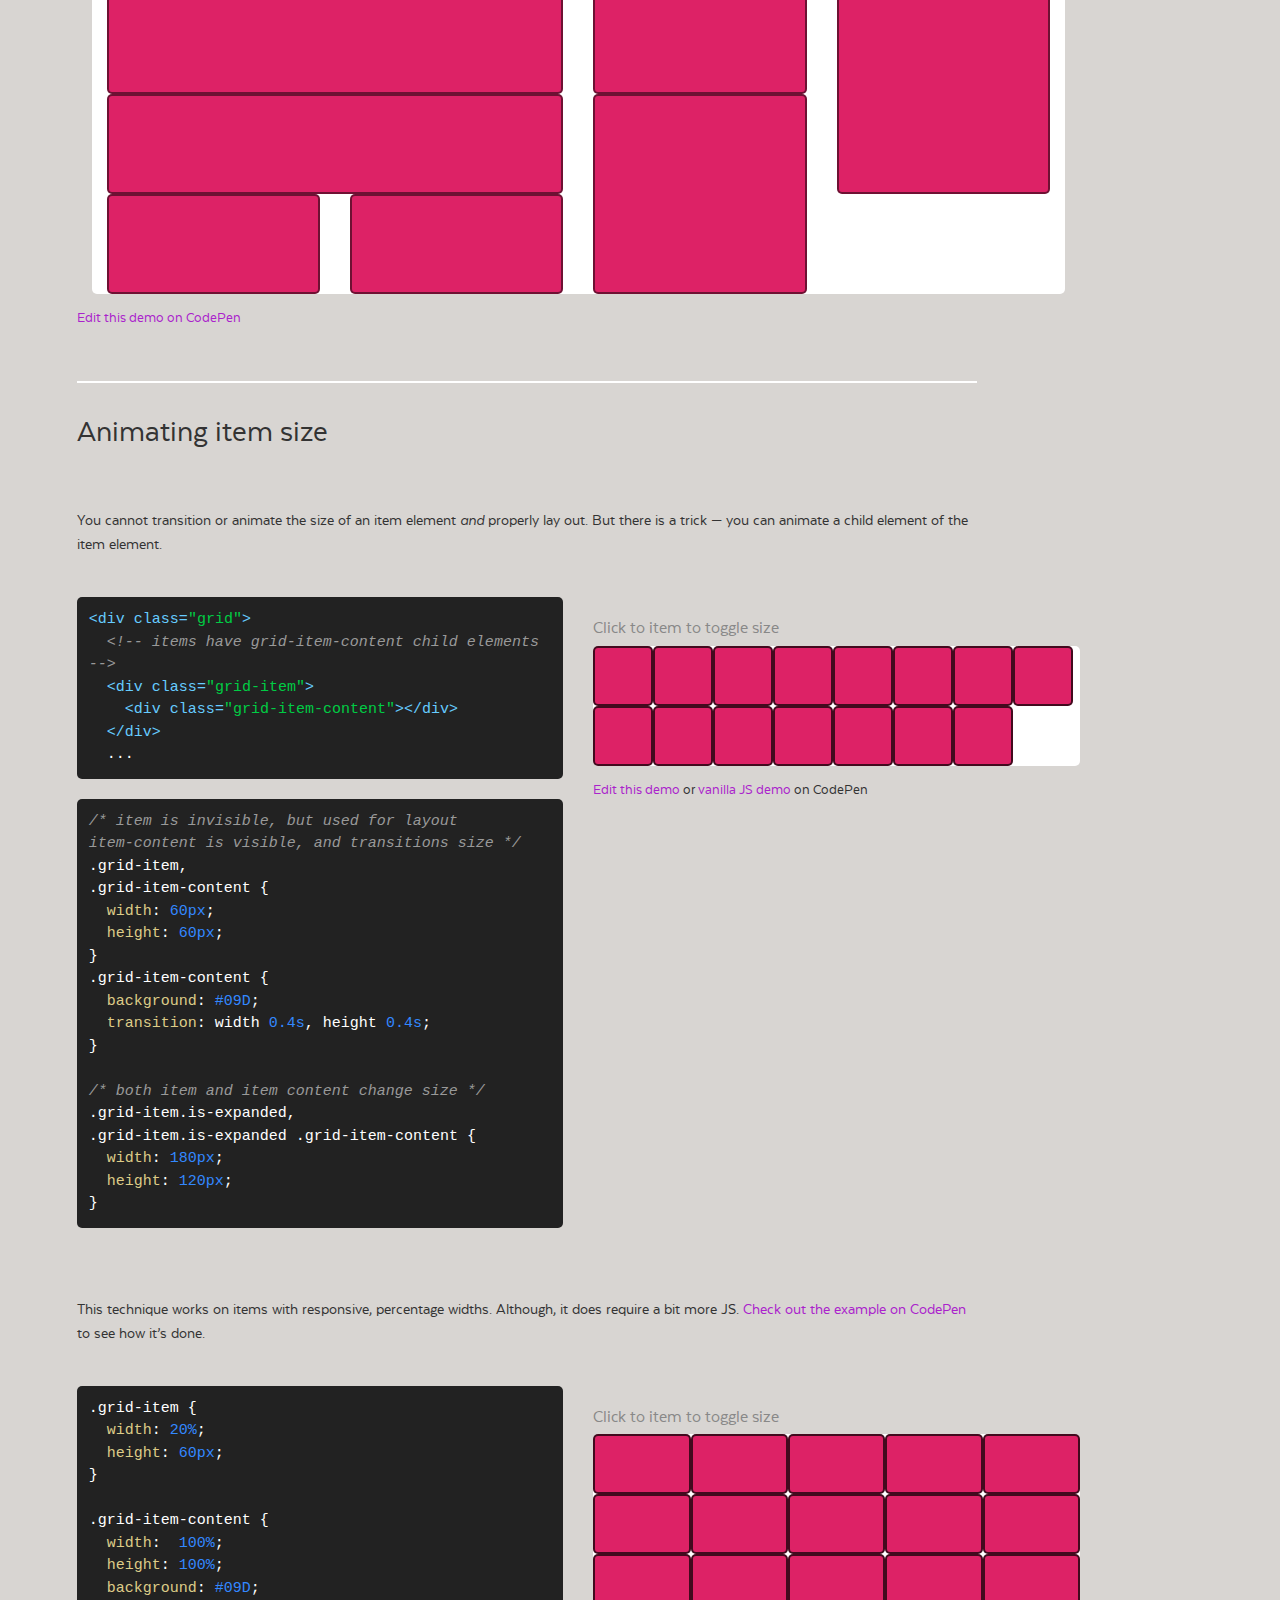
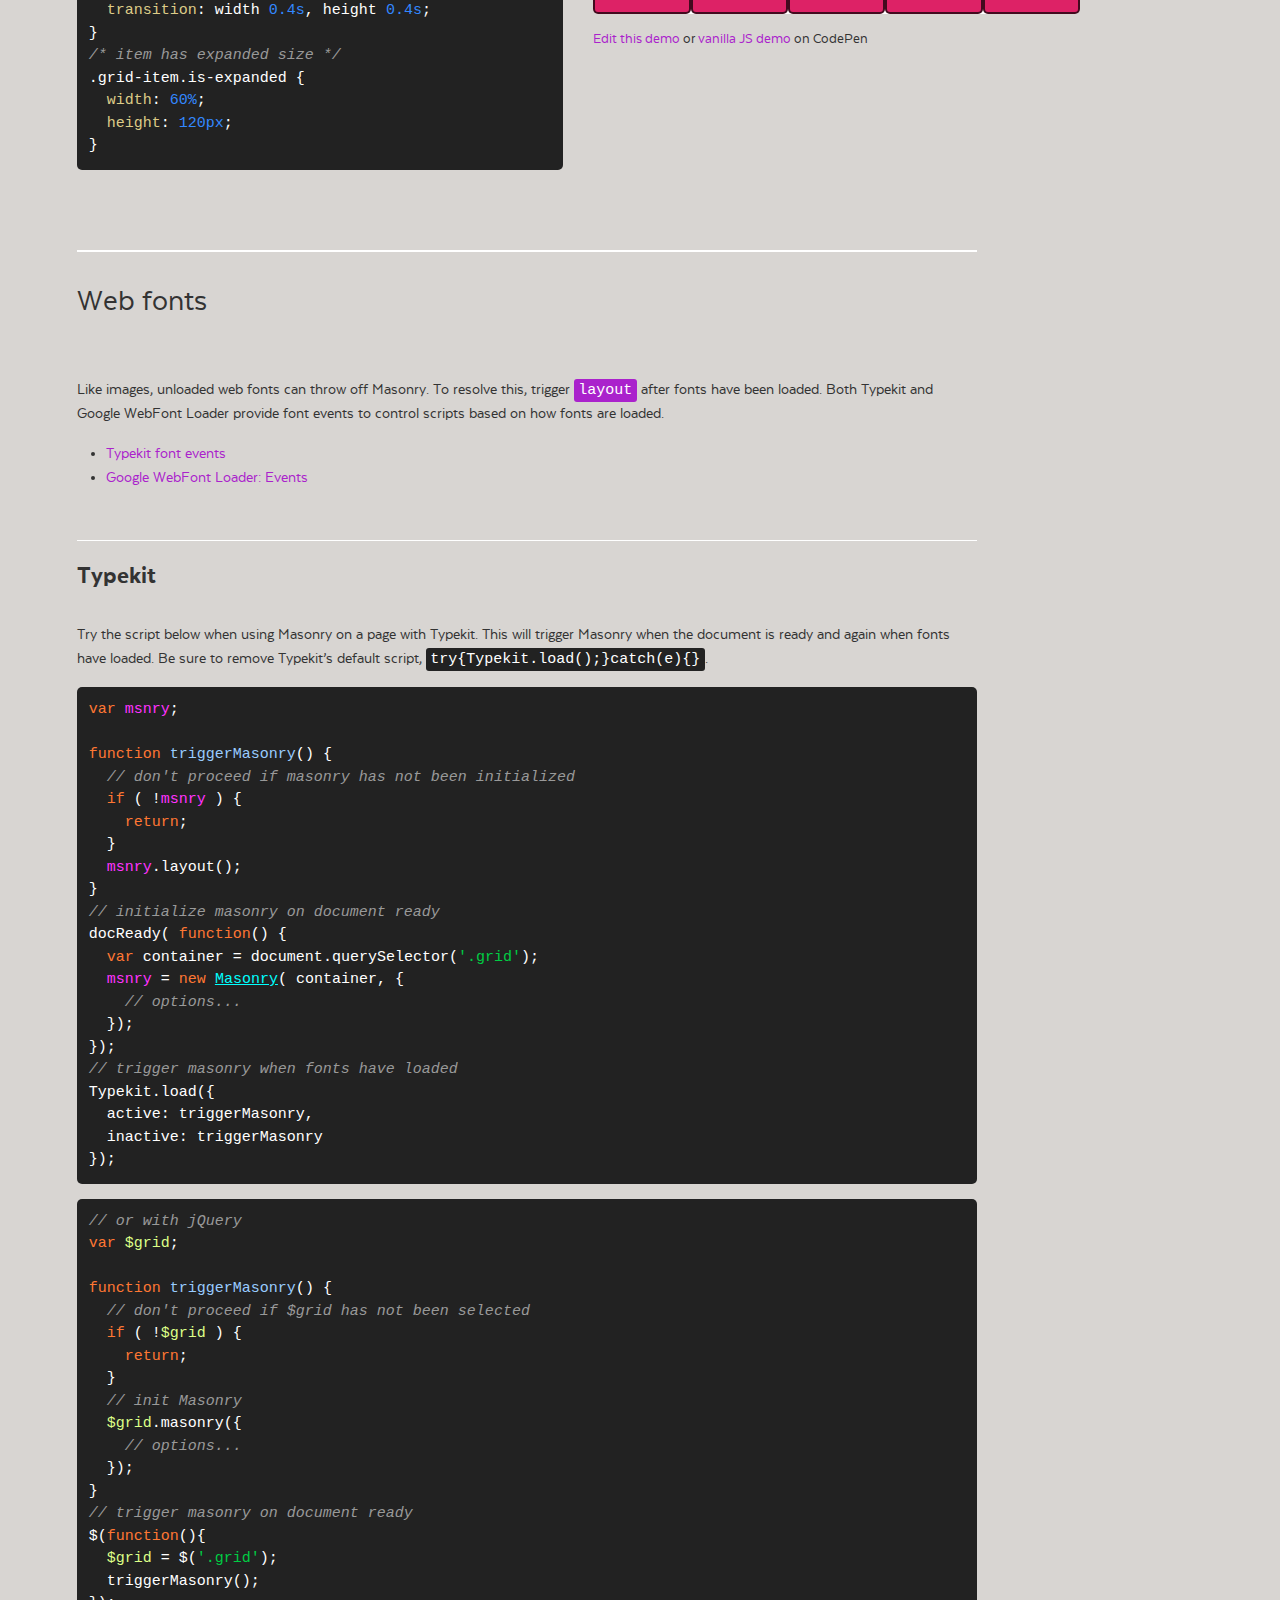
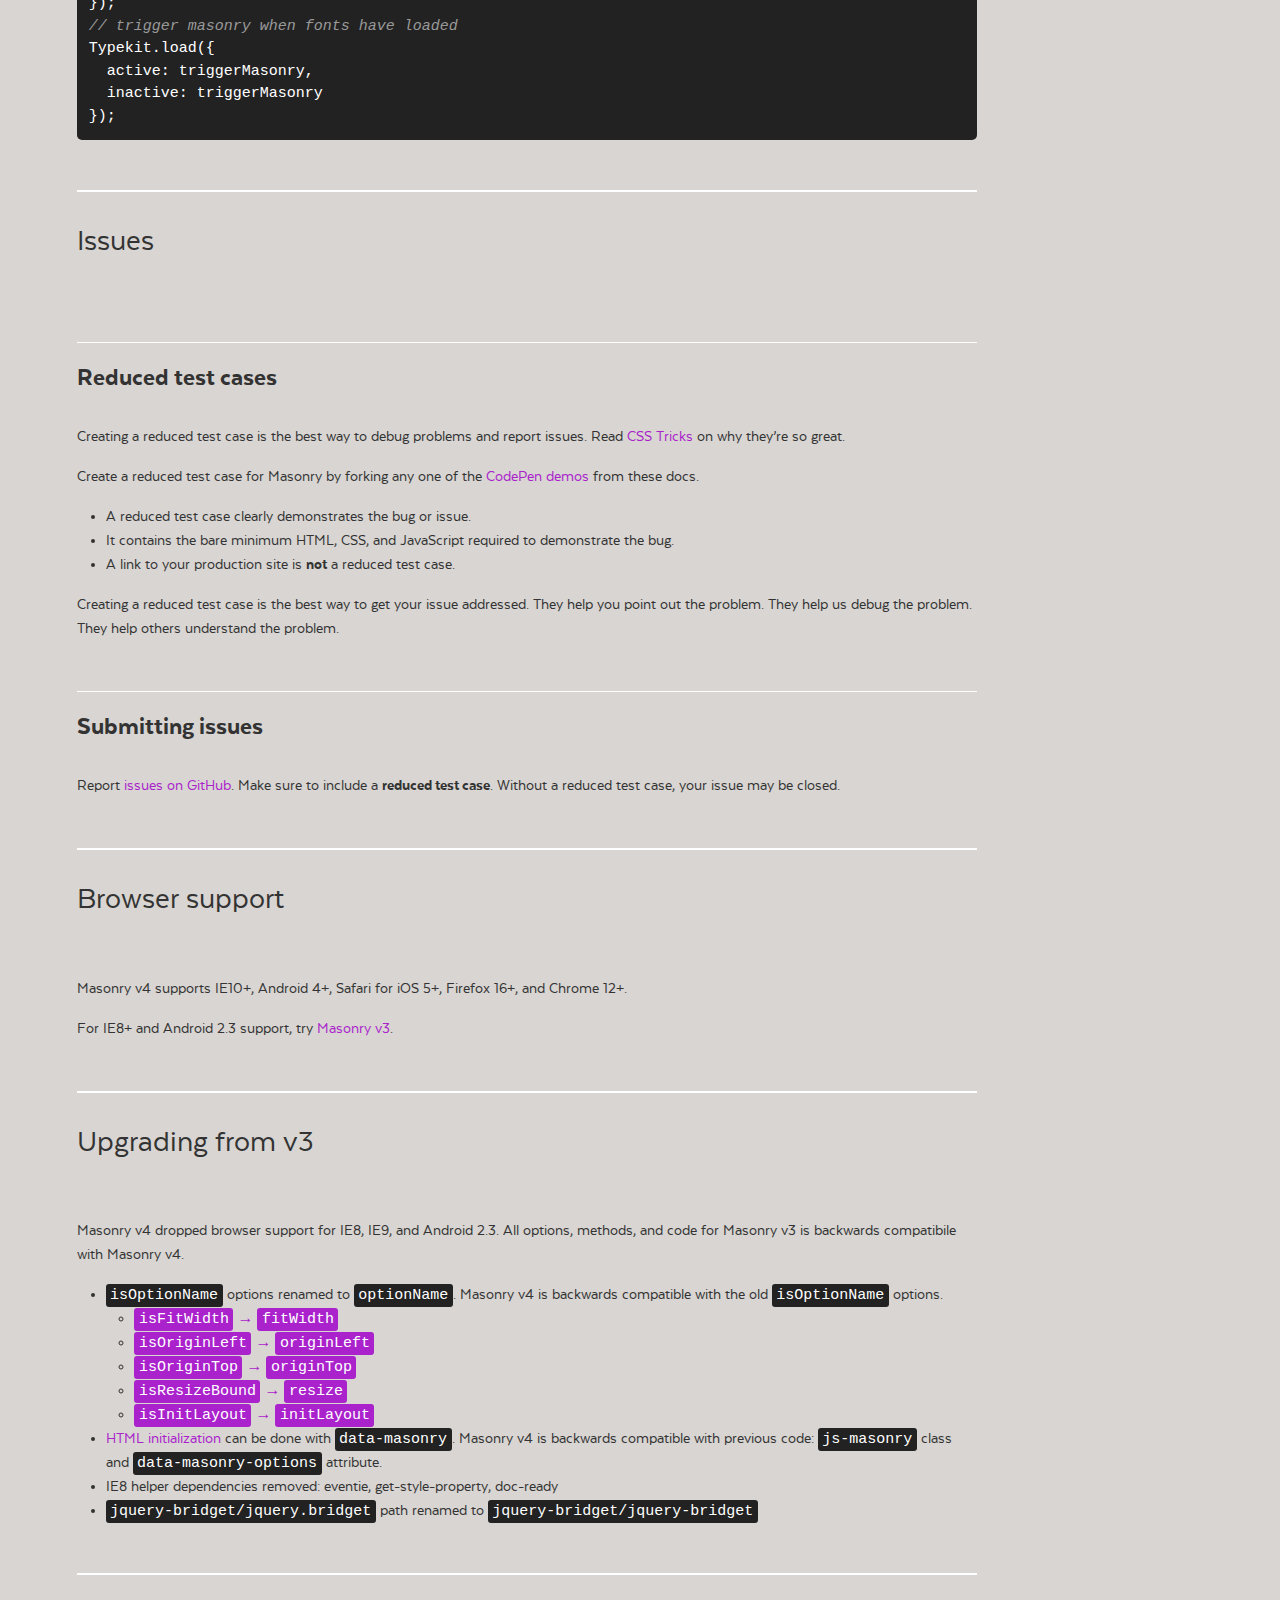
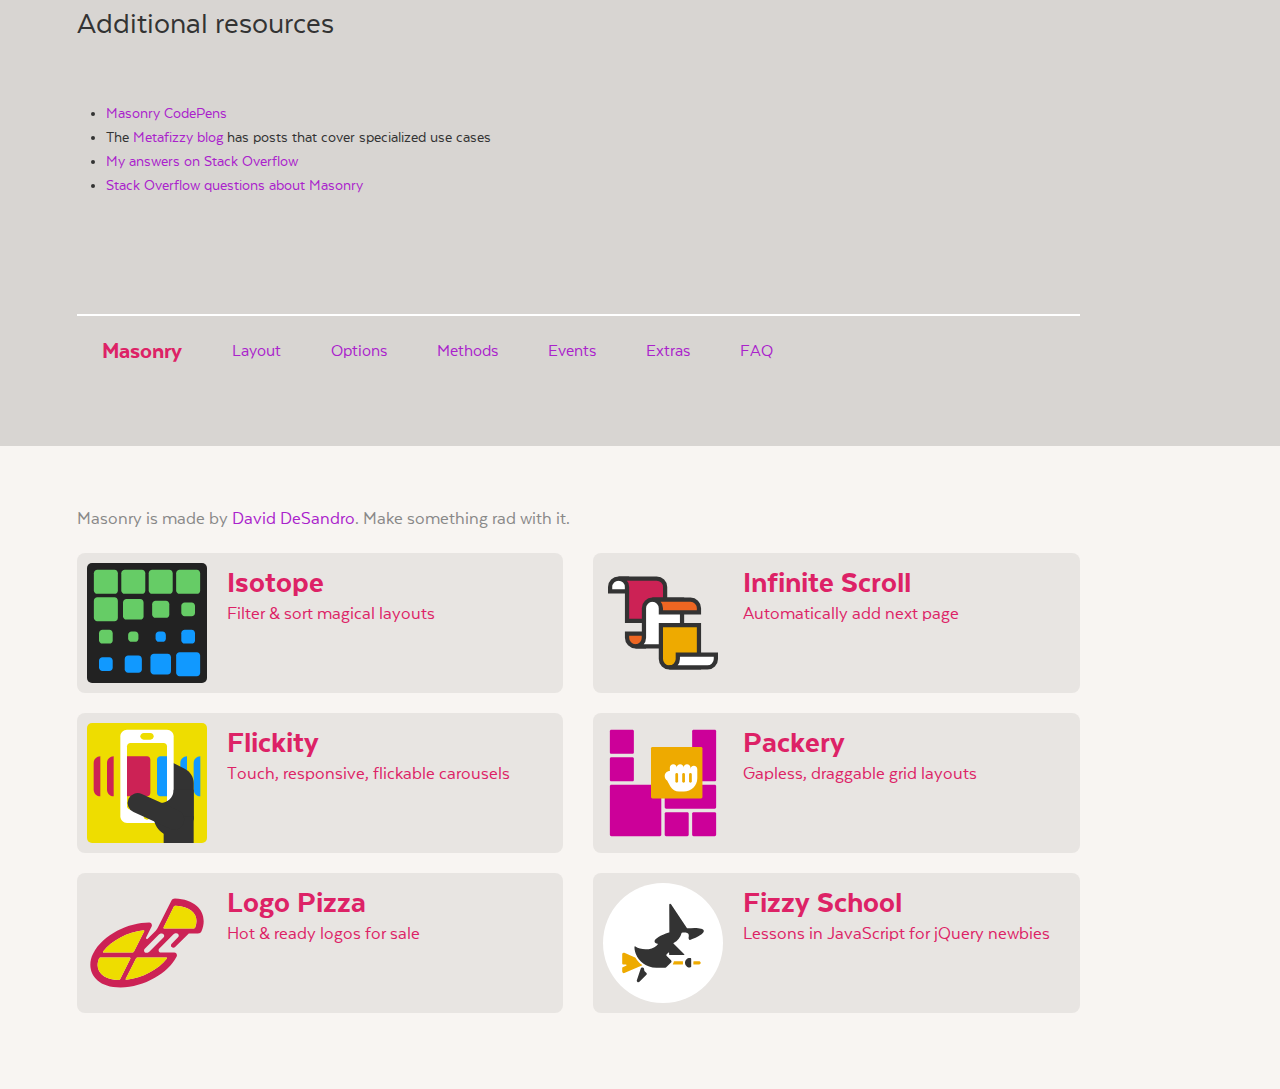
<file: library/masonry-docs/extras.html>
<!doctype html>
<html class="export" lang="en">
<head>
  <meta charset="utf-8">
  <meta http-equiv="X-UA-Compatible" content="IE=edge,chrome=1">
  <meta name="viewport" content="width=device-width">
  <meta name="description" content="Cascading grid layout library">

  <title>Masonry &#xB7; Extras</title>

    <link rel="stylesheet" href="css/masonry-docs.css?3" media="screen">

</head>
<body class="page--" data-page="">


  <div class="site-nav">
    <div class="container">
      <ol class="site-nav__list">
        <li class="site-nav__item site-nav__item--homepage">
          <a href=".">Masonry</a></li>
        <li class="site-nav__item site-nav__item--layout">
          <a href="layout.html">Layout</a></li>
        <li class="site-nav__item site-nav__item--options">
          <a href="options.html">Options</a></li>
        <li class="site-nav__item site-nav__item--methods">
          <a href="methods.html">Methods</a></li>
        <li class="site-nav__item site-nav__item--events">
          <a href="events.html">Events</a></li>
        <li class="site-nav__item site-nav__item--extras">
          <a href="extras.html">Extras</a></li>
        <li class="site-nav__item site-nav__item--faq">
          <a href="faq.html">FAQ</a></li>
      </ol>
    </div>
  </div>


  <div id="content" class="content container">

      <h1>Extras</h1>

    <ul class="page-nav">
<li class="page-nav__item page-nav__item--h2"><a href="#extra-examples">Extra examples</a></li>
<li class="page-nav__item page-nav__item--h2"><a href="#module-loaders">Module loaders</a></li>
<li class="page-nav__item page-nav__item--h3"><a href="#webpack">Webpack</a></li>
<li class="page-nav__item page-nav__item--h3"><a href="#es6">ES6</a></li>
<li class="page-nav__item page-nav__item--h3"><a href="#browserify">Browserify</a></li>
<li class="page-nav__item page-nav__item--h3"><a href="#requirejs">RequireJS</a></li>
<li class="page-nav__item page-nav__item--h2"><a href="#bootstrap">Bootstrap</a></li>
<li class="page-nav__item page-nav__item--h2"><a href="#animating-item-size">Animating item size</a></li>
<li class="page-nav__item page-nav__item--h2"><a href="#web-fonts">Web fonts</a></li>
<li class="page-nav__item page-nav__item--h3"><a href="#typekit">Typekit</a></li>
<li class="page-nav__item page-nav__item--h2"><a href="#issues">Issues</a></li>
<li class="page-nav__item page-nav__item--h3"><a href="#reduced-test-cases">Reduced test cases</a></li>
<li class="page-nav__item page-nav__item--h3"><a href="#submitting-issues">Submitting issues</a></li>
<li class="page-nav__item page-nav__item--h2"><a href="#browser-support">Browser support</a></li>
<li class="page-nav__item page-nav__item--h2"><a href="#upgrading-from-v3">Upgrading from v3</a></li>
<li class="page-nav__item page-nav__item--h2"><a href="#additional-resources">Additional resources</a></li>
</ul>



<h2 id="extra-examples">Extra examples</h2>

<ul>
  <li><a href="https://codepen.io/desandro/pen/kwsJb">Iteratively reveal items after each image is loaded</a>. See <a href="https://github.com/desandro/masonry/issues/501#issuecomment-34583942">explanation on issue #501</a></li>
  <li><a href="https://codepen.io/desandro/pen/bqvLaZ/">Transition items up (instead of scale) with hiddenStyle and visibleStyle</a></li>
  <li><a href="https://codepen.io/desandro/pen/btHyq">Drag and drop in and out of Masonry</a> (sort of)</li>
</ul>


<h2 id="module-loaders">Module loaders</h2>


<h3 id="webpack">Webpack</h3>

<p>Install Masonry with npm.</p>

<pre><code class="bash">npm install masonry-layout
</code></pre>

<p>You can then <code>require(<span class="string">&apos;masonry-layout&apos;</span>)</code>.</p>

<pre><code class="js"><span class="comment">// main.js</span>
<span class="keyword">var</span> <span class="masonry_keyword">Masonry</span> = <span class="built_in">require</span>(<span class="string">&apos;masonry-layout&apos;</span>);

<span class="keyword">var</span> <span class="masonry_var">msnry</span> = <span class="keyword">new</span> <span class="masonry_keyword">Masonry</span>( <span class="string">&apos;.grid&apos;</span>, {
  <span class="comment">// options...</span>
});
</code></pre>

<p>Run webpack.</p>


<pre><code class="bash">webpack main.js bundle.js
</code></pre>

<p id="webpack-jquery">To use Masonry as a jQuery plugin with Webpack, you need to use <a href="https://www.npmjs.org/package/jquery-bridget">jQuery Bridget</a></p>

<pre><code class="bash">npm install jquery-bridget
</code></pre>

<pre><code class="js"><span class="keyword">var</span> $ = <span class="built_in">require</span>(<span class="string">&apos;jquery&apos;</span>);
<span class="keyword">var</span> jQueryBridget = <span class="built_in">require</span>(<span class="string">&apos;jquery-bridget&apos;</span>);
<span class="keyword">var</span> <span class="masonry_keyword">Masonry</span> = <span class="built_in">require</span>(<span class="string">&apos;masonry-layout&apos;</span>);
<span class="comment">// make Masonry a jQuery plugin</span>
jQueryBridget( <span class="string">&apos;masonry&apos;</span>, <span class="masonry_keyword">Masonry</span>, $ );
<span class="comment">// now you can use $().masonry()</span>
$(<span class="string">&apos;.grid&apos;</span>).masonry({
  <span class="attr">columnWidth</span>: <span class="number">80</span>
});
</code></pre>


<h3 id="es6">ES6</h3>

<p>To load Masonry with ES6 imports, install Masonry as a package.</p>

<pre><code>npm install masonry-layout
</code></pre>

<p>You can then import this package.</p>

<pre><code class="js"><span class="keyword">import</span> <span class="masonry_keyword">Masonry</span> <span class="keyword">from</span> <span class="string">&apos;masonry-layout&apos;</span>;

<span class="keyword">var</span> <span class="masonry_var">msnry</span> = <span class="keyword">new</span> <span class="masonry_keyword">Masonry</span>( <span class="string">&apos;.grid&apos;</span>, {...});
</code></pre>

<p>To use Masonry as a jQuery plugin with ES6, you need to load and call jQuery Bridget.</p>

<pre><code>npm install jquery
npm install jquery-bridget
</code></pre>

<pre><code class="js"><span class="keyword">import</span> $ <span class="keyword">from</span> <span class="string">&apos;jquery&apos;</span>;
<span class="keyword">import</span> jQueryBridget <span class="keyword">from</span> <span class="string">&apos;jquery-bridget&apos;</span>;
<span class="keyword">import</span> <span class="masonry_keyword">Masonry</span> <span class="keyword">from</span> <span class="string">&apos;masonry-layout&apos;</span>;

<span class="comment">// make Masonry a jQuery plugin</span>
jQueryBridget( <span class="string">&apos;masonry&apos;</span>, <span class="masonry_keyword">Masonry</span>, $ );

<span class="comment">// now you can use $().masonry()</span>
$(<span class="string">&apos;.grid&apos;</span>).masonry({
  <span class="attr">columnWidth</span>: <span class="number">200</span>,
});
</code></pre>


<h3 id="browserify">Browserify</h3>

<p>Masonry works with <a href="http://browserify.org">Browserify</a>. <a href="https://www.npmjs.org/package/masonry-layout">Install Masonry with npm</a>.</p>

<pre><code>npm install masonry-layout
</code></pre>

<pre><code class="js"><span class="keyword">var</span> <span class="masonry_keyword">Masonry</span> = <span class="built_in">require</span>(<span class="string">&apos;masonry-layout&apos;</span>);

<span class="keyword">var</span> <span class="masonry_var">msnry</span> = <span class="keyword">new</span> <span class="masonry_keyword">Masonry</span>( <span class="string">&apos;.grid&apos;</span>, {
  <span class="comment">// options...</span>
});
</code></pre>

<p id="browserify-jquery">To use Masonry as a jQuery plugin with Browserify, you need to use <a href="https://www.npmjs.org/package/jquery-bridget">jQuery Bridget</a></p>

<pre><code>npm install jquery
npm install jquery-bridget
</code></pre>

<pre><code class="js"><span class="keyword">var</span> $ = <span class="built_in">require</span>(<span class="string">&apos;jquery&apos;</span>);
<span class="keyword">var</span> jQueryBridget = <span class="built_in">require</span>(<span class="string">&apos;jquery-bridget&apos;</span>);
<span class="keyword">var</span> <span class="masonry_keyword">Masonry</span> = <span class="built_in">require</span>(<span class="string">&apos;masonry-layout&apos;</span>);

<span class="comment">// make Masonry a jQuery plugin</span>
jQueryBridget( <span class="string">&apos;masonry&apos;</span>, <span class="masonry_keyword">Masonry</span>, $ );

<span class="comment">// now you can use $().masonry()</span>
$(<span class="string">&apos;.grid&apos;</span>).masonry({
  <span class="attr">columnWidth</span>: <span class="number">200</span>,
});
</code></pre>



<h3 id="requirejs">RequireJS</h3>

<p>Masonry supports <a href="https://requirejs.org">RequireJS</a>.</p>

<p>You can require <a href="masonry.pkgd.js">masonry.pkgd.js</a>.</p>

<pre><code class="js">requirejs( [
  <span class="string">&apos;path/to/masonry.pkgd.js&apos;</span>,
], <span class="function"><span class="keyword">function</span>(<span class="params"> Masonry </span>) </span>{
  <span class="keyword">new</span> <span class="masonry_keyword">Masonry</span>( <span class="string">&apos;.grid&apos;</span>, {...});
});
</code></pre>

<p id="requirejs-pkgd-jquery">To use Masonry as a jQuery plugin with RequireJS and masonry.pkgd.js, you need to use jQuery Bridget.</p>


<pre><code class="js"><span class="comment">// require the require function</span>
requirejs( [ <span class="string">&apos;require&apos;</span>, <span class="string">&apos;jquery&apos;</span>, <span class="string">&apos;path/to/masonry.pkgd.js&apos;</span> ],
  <span class="function"><span class="keyword">function</span>(<span class="params"> require, $, Masonry </span>) </span>{
    <span class="comment">// require jquery-bridget, it&apos;s included in masonry.pkgd.js</span>
    <span class="built_in">require</span>( [ <span class="string">&apos;jquery-bridget/jquery-bridget&apos;</span> ],
    <span class="function"><span class="keyword">function</span>(<span class="params"> jQueryBridget </span>) </span>{
      <span class="comment">// make Masonry a jQuery plugin</span>
      jQueryBridget( <span class="string">&apos;masonry&apos;</span>, <span class="masonry_keyword">Masonry</span>, $ );
      <span class="comment">// now you can use $().masonry()</span>
      $(<span class="string">&apos;.grid&apos;</span>).masonry({...});
    }
  );
});
</code></pre>

<p id="requirejs-bower">Or, you can manage dependencies with npm or Bower. Set <a href="https://requirejs.org/docs/api.html#config-baseUrl">baseUrl</a> to the packages folder and set a config path for all your application code.</p>

<pre><code class="js">requirejs.config({
  <span class="attr">baseUrl</span>: <span class="string">&apos;node_modules/&apos;</span>,
  <span class="attr">paths</span>: {
    <span class="attr">app</span>: <span class="string">&apos;../&apos;</span>
  }
});

requirejs( [
  <span class="string">&apos;masonry/masonry&apos;</span>,
  <span class="string">&apos;app/my-component.js&apos;</span>
], <span class="function"><span class="keyword">function</span>(<span class="params"> Masonry, myComp </span>) </span>{
  <span class="keyword">new</span> <span class="masonry_keyword">Masonry</span>( <span class="string">&apos;.grid&apos;</span>, {...});
});
</code></pre>

<p>To use Masonry as a jQuery plugin with RequireJS and a package manager, you need to install and call <a href="https://github.com/desandro/jquery-bridget">jQuery Bridget</a>.</p>

<pre><code class="js">requirejs.config({
  <span class="attr">baseUrl</span>: <span class="string">&apos;../node_modules&apos;</span>,
  <span class="attr">paths</span>: {
    <span class="attr">jquery</span>: <span class="string">&apos;jquery/jquery&apos;</span>
  }
});

requirejs( [
    <span class="string">&apos;jquery&apos;</span>,
    <span class="string">&apos;masonry/masonry&apos;</span>,
    <span class="string">&apos;jquery-bridget/jquery-bridget&apos;</span>
  ],
  <span class="function"><span class="keyword">function</span>(<span class="params"> $, Masonry, jQueryBridget </span>) </span>{
    <span class="comment">// make Masonry a jQuery plugin</span>
    jQueryBridget( <span class="string">&apos;masonry&apos;</span>, <span class="masonry_keyword">Masonry</span>, $ );
    <span class="comment">// now you can use $().masonry()</span>
    $(<span class="string">&apos;.grid&apos;</span>).masonry({...});
});
</code></pre>



<h2 id="bootstrap">Bootstrap</h2>

<p>You can use Masonry layouts with <a href="https://getbootstrap.com/docs/3.4/css/#grid">Bootstrap grid system</a>. This example will display a fluid grid of 3 columns, using <code>col-xs-4</code> as <code>columnWidth</code>.</p>

<div class="example">
  <div class="example__code">
<pre><code class="html"><span class="tag">&lt;<span class="name">div</span> <span class="attr">class</span>=<span class="string">&quot;container-fluid&quot;</span>&gt;</span>
  <span class="comment">&lt;!-- add extra container element for Masonry --&gt;</span>
  <span class="tag">&lt;<span class="name">div</span> <span class="attr">class</span>=<span class="string">&quot;grid&quot;</span>&gt;</span>
    <span class="comment">&lt;!-- add sizing element for columnWidth --&gt;</span>
    <span class="tag">&lt;<span class="name">div</span> <span class="attr">class</span>=<span class="string">&quot;grid-sizer col-xs-4&quot;</span>&gt;</span><span class="tag">&lt;/<span class="name">div</span>&gt;</span>
    <span class="comment">&lt;!-- items use Bootstrap .col- classes --&gt;</span>
    <span class="tag">&lt;<span class="name">div</span> <span class="attr">class</span>=<span class="string">&quot;grid-item col-xs-8&quot;</span>&gt;</span>
      <span class="comment">&lt;!-- wrap item content in its own element --&gt;</span>
      <span class="tag">&lt;<span class="name">div</span> <span class="attr">class</span>=<span class="string">&quot;grid-item-content&quot;</span>&gt;</span>...<span class="tag">&lt;/<span class="name">div</span>&gt;</span>
    <span class="tag">&lt;/<span class="name">div</span>&gt;</span>
    <span class="tag">&lt;<span class="name">div</span> <span class="attr">class</span>=<span class="string">&quot;grid-item col-xs-4&quot;</span>&gt;</span>
      <span class="tag">&lt;<span class="name">div</span> <span class="attr">class</span>=<span class="string">&quot;grid-item-content&quot;</span>&gt;</span>...<span class="tag">&lt;/<span class="name">div</span>&gt;</span>
    <span class="tag">&lt;/<span class="name">div</span>&gt;</span>
    ...
  <span class="tag">&lt;/<span class="name">div</span>&gt;</span>
<span class="tag">&lt;/<span class="name">div</span>&gt;</span>
</code></pre>

<pre><code class="js">$(<span class="string">&apos;.grid&apos;</span>).masonry({
  <span class="attr">itemSelector</span>: <span class="string">&apos;.grid-item&apos;</span>, <span class="comment">// use a separate class for itemSelector, other than .col-</span>
  columnWidth: <span class="string">&apos;.grid-sizer&apos;</span>,
  <span class="attr">percentPosition</span>: <span class="literal">true</span>
});
</code></pre>
  </div>
  <div class="example__demo">
  
    <div class="bootstrap-3__container-fluid">
      <div class="grid js-masonry" data-masonry-options="{ &quot;itemSelector&quot;: &quot;.bootstrap-3__grid-item&quot;, &quot;columnWidth&quot;: &quot;.grid-sizer&quot;, &quot;percentPosition&quot;: true }">
        <div class="grid-sizer bootstrap-3__col-xs-4"></div>
        <div class="bootstrap-3__grid-item bootstrap-3__col-xs-8">
          <div class="bootstrap-3__grid-item-content"></div>
        </div>
        <div class="bootstrap-3__grid-item bootstrap-3__col-xs-4">
          <div class="bootstrap-3__grid-item-content"></div>
        </div>
        <div class="bootstrap-3__grid-item bootstrap-3__col-xs-4">
          <div class="bootstrap-3__grid-item-content bootstrap-3__grid-item-content--height2"></div>
        </div>
        <div class="bootstrap-3__grid-item bootstrap-3__col-xs-8">
          <div class="bootstrap-3__grid-item-content"></div>
        </div>
        <div class="bootstrap-3__grid-item bootstrap-3__col-xs-4">
          <div class="bootstrap-3__grid-item-content bootstrap-3__grid-item-content--height2"></div>
        </div>
        <div class="bootstrap-3__grid-item bootstrap-3__col-xs-4">
          <div class="bootstrap-3__grid-item-content"></div>
        </div>
        <div class="bootstrap-3__grid-item bootstrap-3__col-xs-4">
          <div class="bootstrap-3__grid-item-content"></div>
        </div>
      </div>
  
    </div>
  
    <p class="edit-demo">
        <a href="https://codepen.io/desandro/pen/eJJEXd">Edit this demo on CodePen</a>
    </p>
  </div>
</div>

<p>Use multiple <code>.col-</code> classes on item elements to use Bootstrap&#x2019;s grid media queries to responsively change column sizes. This example will use 2, then 3, then 4 columns at different screen sizes.</p>

<div class="example">
  <div class="example__code">
<pre><code class="html"><span class="tag">&lt;<span class="name">div</span> <span class="attr">class</span>=<span class="string">&quot;container-fluid&quot;</span>&gt;</span>
  <span class="tag">&lt;<span class="name">div</span> <span class="attr">class</span>=<span class="string">&quot;grid&quot;</span>&gt;</span>
    <span class="comment">&lt;!-- 2 col grid @ xs, 3 col grid @ sm, 4 col grid @ md --&gt;</span>
    <span class="tag">&lt;<span class="name">div</span> <span class="attr">class</span>=<span class="string">&quot;grid-sizer col-xs-6 col-sm-4 col-md-3&quot;</span>&gt;</span><span class="tag">&lt;/<span class="name">div</span>&gt;</span>
    <span class="comment">&lt;!-- 1 col @ xs, 2 col @ sm, 2 col @ md --&gt;</span>
    <span class="tag">&lt;<span class="name">div</span> <span class="attr">class</span>=<span class="string">&quot;grid-item col-xs-6 col-sm-8 col-md-6&quot;</span>&gt;</span>
      <span class="tag">&lt;<span class="name">div</span> <span class="attr">class</span>=<span class="string">&quot;grid-item-content&quot;</span>&gt;</span>...<span class="tag">&lt;/<span class="name">div</span>&gt;</span>
    <span class="tag">&lt;/<span class="name">div</span>&gt;</span>
    <span class="comment">&lt;!-- 1 col @ xs, 1 col @ sm, 1 col @ md --&gt;</span>
    <span class="tag">&lt;<span class="name">div</span> <span class="attr">class</span>=<span class="string">&quot;grid-item col-xs-6 col-sm-4 col-md-3&quot;</span>&gt;</span>
      <span class="tag">&lt;<span class="name">div</span> <span class="attr">class</span>=<span class="string">&quot;grid-item-content&quot;</span>&gt;</span>...<span class="tag">&lt;/<span class="name">div</span>&gt;</span>
    <span class="tag">&lt;/<span class="name">div</span>&gt;</span>
    ...
  <span class="tag">&lt;/<span class="name">div</span>&gt;</span>
<span class="tag">&lt;/<span class="name">div</span>&gt;</span>
</code></pre>
  </div>
  <div class="example__demo">
  
    <div class="bootstrap-3__container-fluid">
      <div class="grid js-masonry" data-masonry-options="{ &quot;itemSelector&quot;: &quot;.bootstrap-3__grid-item&quot;, &quot;columnWidth&quot;: &quot;.grid-sizer&quot;, &quot;percentPosition&quot;: true }">
        <div class="grid-sizer bootstrap-3__col-xs-6 bootstrap-3__col-sm-4 bootstrap-3__col-md-3"></div>
        <div class="bootstrap-3__grid-item bootstrap-3__col-xs-6 bootstrap-3__col-sm-8 bootstrap-3__col-md-6">
          <div class="bootstrap-3__grid-item-content"></div>
        </div>
        <div class="bootstrap-3__grid-item bootstrap-3__col-xs-6 bootstrap-3__col-sm-4 bootstrap-3__col-md-3">
          <div class="bootstrap-3__grid-item-content"></div>
        </div>
        <div class="bootstrap-3__grid-item bootstrap-3__col-xs-6 bootstrap-3__col-sm-4 bootstrap-3__col-md-3">
          <div class="bootstrap-3__grid-item-content bootstrap-3__grid-item-content--height2"></div>
        </div>
        <div class="bootstrap-3__grid-item bootstrap-3__col-xs-6 bootstrap-3__col-sm-8 bootstrap-3__col-md-6">
          <div class="bootstrap-3__grid-item-content"></div>
        </div>
        <div class="bootstrap-3__grid-item bootstrap-3__col-xs-6 bootstrap-3__col-sm-4 bootstrap-3__col-md-3">
          <div class="bootstrap-3__grid-item-content bootstrap-3__grid-item-content--height2"></div>
        </div>
        <div class="bootstrap-3__grid-item bootstrap-3__col-xs-6 bootstrap-3__col-sm-4 bootstrap-3__col-md-3">
          <div class="bootstrap-3__grid-item-content"></div>
        </div>
        <div class="bootstrap-3__grid-item bootstrap-3__col-xs-6 bootstrap-3__col-sm-4 bootstrap-3__col-md-3">
          <div class="bootstrap-3__grid-item-content"></div>
        </div>
      </div>
  
    </div>
  
    <p class="edit-demo">
        <a href="https://codepen.io/desandro/pen/vLLeJM">Edit this demo on CodePen</a>
    </p>
  </div>
</div>


<h2 id="animating-item-size">Animating item size</h2>

<p>You cannot transition or animate the size of an item element <em>and</em> properly lay out. But there is a trick &#x2014; you can animate a child element of the item element.</p>

<div class="duo example">
  <div class="duo__cell example__code">
<pre><code class="html"><span class="tag">&lt;<span class="name">div</span> <span class="attr">class</span>=<span class="string">&quot;grid&quot;</span>&gt;</span>
  <span class="comment">&lt;!-- items have grid-item-content child elements --&gt;</span>
  <span class="tag">&lt;<span class="name">div</span> <span class="attr">class</span>=<span class="string">&quot;grid-item&quot;</span>&gt;</span>
    <span class="tag">&lt;<span class="name">div</span> <span class="attr">class</span>=<span class="string">&quot;grid-item-content&quot;</span>&gt;</span><span class="tag">&lt;/<span class="name">div</span>&gt;</span>
  <span class="tag">&lt;/<span class="name">div</span>&gt;</span>
  ...
</code></pre>

<pre><code class="css"><span class="comment">/* item is invisible, but used for layout
item-content is visible, and transitions size */</span>
<span class="selector-class">.grid-item</span>,
<span class="selector-class">.grid-item-content</span> {
  <span class="attribute">width</span>: <span class="number">60px</span>;
  <span class="attribute">height</span>: <span class="number">60px</span>;
}
<span class="selector-class">.grid-item-content</span> {
  <span class="attribute">background</span>: <span class="number">#09D</span>;
  <span class="attribute">transition</span>: width <span class="number">0.4s</span>, height <span class="number">0.4s</span>;
}

<span class="comment">/* both item and item content change size */</span>
<span class="selector-class">.grid-item</span><span class="selector-class">.is-expanded</span>,
<span class="selector-class">.grid-item</span><span class="selector-class">.is-expanded</span> <span class="selector-class">.grid-item-content</span> {
  <span class="attribute">width</span>: <span class="number">180px</span>;
  <span class="attribute">height</span>: <span class="number">120px</span>;
}
</code></pre>
  </div>
  <div class="duo__cell example__demo" data-js="animate-item-size">
    <p class="instruction">Click to item to toggle size</p>
    <div class="grid">
      <div class="animate-item-size-item">
        <div class="animate-item-size-item__content"></div>
      </div>
      <div class="animate-item-size-item">
        <div class="animate-item-size-item__content"></div>
      </div>
      <div class="animate-item-size-item">
        <div class="animate-item-size-item__content"></div>
      </div>
      <div class="animate-item-size-item">
        <div class="animate-item-size-item__content"></div>
      </div>
      <div class="animate-item-size-item">
        <div class="animate-item-size-item__content"></div>
      </div>
      <div class="animate-item-size-item">
        <div class="animate-item-size-item__content"></div>
      </div>
      <div class="animate-item-size-item">
        <div class="animate-item-size-item__content"></div>
      </div>
      <div class="animate-item-size-item">
        <div class="animate-item-size-item__content"></div>
      </div>
      <div class="animate-item-size-item">
        <div class="animate-item-size-item__content"></div>
      </div>
      <div class="animate-item-size-item">
        <div class="animate-item-size-item__content"></div>
      </div>
      <div class="animate-item-size-item">
        <div class="animate-item-size-item__content"></div>
      </div>
      <div class="animate-item-size-item">
        <div class="animate-item-size-item__content"></div>
      </div>
      <div class="animate-item-size-item">
        <div class="animate-item-size-item__content"></div>
      </div>
      <div class="animate-item-size-item">
        <div class="animate-item-size-item__content"></div>
      </div>
      <div class="animate-item-size-item">
        <div class="animate-item-size-item__content"></div>
      </div>
    </div>
    <p class="edit-demo">
        <a href="https://codepen.io/desandro/pen/daKBo">Edit this demo</a>
        or <a href="https://codepen.io/desandro/pen/ILbJy">vanilla JS demo</a> on CodePen
    </p>
  </div>
</div>

<p>This technique works on items with responsive, percentage widths. Although, it does require a bit more JS. <a href="https://codepen.io/desandro/pen/jGJKL">Check out the example on CodePen</a> to see how it&#x2019;s done.</p>

<div class="duo example">
  <div class="duo__cell example__code">
<pre><code class="css"><span class="selector-class">.grid-item</span> {
  <span class="attribute">width</span>: <span class="number">20%</span>;
  <span class="attribute">height</span>: <span class="number">60px</span>;
}

<span class="selector-class">.grid-item-content</span> {
  <span class="attribute">width</span>:  <span class="number">100%</span>;
  <span class="attribute">height</span>: <span class="number">100%</span>;
  <span class="attribute">background</span>: <span class="number">#09D</span>;
  <span class="attribute">transition</span>: width <span class="number">0.4s</span>, height <span class="number">0.4s</span>;
}
<span class="comment">/* item has expanded size */</span>
<span class="selector-class">.grid-item</span><span class="selector-class">.is-expanded</span> {
  <span class="attribute">width</span>: <span class="number">60%</span>;
  <span class="attribute">height</span>: <span class="number">120px</span>;
}
</code></pre>
  </div>
  <div class="duo__cell example__demo" data-js="animate-item-size-responsive">
    <p class="instruction">Click to item to toggle size</p>
    <div class="grid grid--animate-item-size-responsive">
      <div class="grid-sizer"></div>
      <div class="animate-item-size-item">
        <div class="animate-item-size-item__content"></div>
      </div>
      <div class="animate-item-size-item">
        <div class="animate-item-size-item__content"></div>
      </div>
      <div class="animate-item-size-item">
        <div class="animate-item-size-item__content"></div>
      </div>
      <div class="animate-item-size-item">
        <div class="animate-item-size-item__content"></div>
      </div>
      <div class="animate-item-size-item">
        <div class="animate-item-size-item__content"></div>
      </div>
      <div class="animate-item-size-item">
        <div class="animate-item-size-item__content"></div>
      </div>
      <div class="animate-item-size-item">
        <div class="animate-item-size-item__content"></div>
      </div>
      <div class="animate-item-size-item">
        <div class="animate-item-size-item__content"></div>
      </div>
      <div class="animate-item-size-item">
        <div class="animate-item-size-item__content"></div>
      </div>
      <div class="animate-item-size-item">
        <div class="animate-item-size-item__content"></div>
      </div>
      <div class="animate-item-size-item">
        <div class="animate-item-size-item__content"></div>
      </div>
      <div class="animate-item-size-item">
        <div class="animate-item-size-item__content"></div>
      </div>
      <div class="animate-item-size-item">
        <div class="animate-item-size-item__content"></div>
      </div>
      <div class="animate-item-size-item">
        <div class="animate-item-size-item__content"></div>
      </div>
      <div class="animate-item-size-item">
        <div class="animate-item-size-item__content"></div>
      </div>
    </div>
    <p class="edit-demo">
        <a href="https://codepen.io/desandro/pen/JFpIB">Edit this demo</a>
        or <a href="https://codepen.io/desandro/pen/BnCqy">vanilla JS demo</a> on CodePen
    </p>
  </div>

</div>


<h2 id="web-fonts">Web fonts</h2>

<p>Like images, unloaded web fonts can throw off Masonry. To resolve this, trigger <a href="methods.html#layout"><code>layout</code></a> after fonts have been loaded. Both Typekit and Google WebFont Loader provide font events to control scripts based on how fonts are loaded.</p>

<ul>
  <li><a href="https://blog.typekit.com/2010/10/18/more-control-with-typekits-font-events/">Typekit font events</a></li>
  <li><a href="https://developers.google.com/webfonts/docs/webfont_loader#Events">Google WebFont Loader: Events</a></li>
</ul>

<h3 id="typekit">Typekit</h3>

<p>Try the script below when using Masonry on a page with Typekit. This will trigger Masonry when the document is ready and again when fonts have loaded. Be sure to remove Typekit&#x2019;s default script, <code>try{Typekit.load();}catch(e){}</code>.</p>

<pre><code class="js"><span class="keyword">var</span> <span class="masonry_var">msnry</span>;

<span class="function"><span class="keyword">function</span> <span class="title">triggerMasonry</span>(<span class="params"></span>) </span>{
  <span class="comment">// don&apos;t proceed if masonry has not been initialized</span>
  <span class="keyword">if</span> ( !<span class="masonry_var">msnry</span> ) {
    <span class="keyword">return</span>;
  }
  <span class="masonry_var">msnry</span>.layout();
}
<span class="comment">// initialize masonry on document ready</span>
docReady( <span class="function"><span class="keyword">function</span>(<span class="params"></span>) </span>{
  <span class="keyword">var</span> container = <span class="built_in">document</span>.querySelector(<span class="string">&apos;.grid&apos;</span>);
  <span class="masonry_var">msnry</span> = <span class="keyword">new</span> <span class="masonry_keyword">Masonry</span>( container, {
    <span class="comment">// options...</span>
  });
});
<span class="comment">// trigger masonry when fonts have loaded</span>
Typekit.load({
  <span class="attr">active</span>: triggerMasonry,
  <span class="attr">inactive</span>: triggerMasonry
});
</code></pre>

<pre><code class="js"><span class="comment">// or with jQuery</span>
<span class="keyword">var</span> <span class="jquery_var">$grid</span>;

<span class="function"><span class="keyword">function</span> <span class="title">triggerMasonry</span>(<span class="params"></span>) </span>{
  <span class="comment">// don&apos;t proceed if $grid has not been selected</span>
  <span class="keyword">if</span> ( !<span class="jquery_var">$grid</span> ) {
    <span class="keyword">return</span>;
  }
  <span class="comment">// init Masonry</span>
  <span class="jquery_var">$grid</span>.masonry({
    <span class="comment">// options...</span>
  });
}
<span class="comment">// trigger masonry on document ready</span>
$(<span class="function"><span class="keyword">function</span>(<span class="params"></span>)</span>{
  <span class="jquery_var">$grid</span> = $(<span class="string">&apos;.grid&apos;</span>);
  triggerMasonry();
});
<span class="comment">// trigger masonry when fonts have loaded</span>
Typekit.load({
  <span class="attr">active</span>: triggerMasonry,
  <span class="attr">inactive</span>: triggerMasonry
});
</code></pre>


<h2 id="issues">Issues</h2>

<h3 id="reduced-test-cases">Reduced test cases</h3>

<p>Creating a reduced test case is the best way to debug problems and report issues. Read <a href="https://css-tricks.com/reduced-test-cases/">CSS Tricks</a> on why they&#x2019;re so great.</p>

<p>Create a reduced test case for Masonry by forking any one of the <a href="https://codepen.io/desandro/tag/masonry-docs">CodePen demos</a> from these docs.</p>

<ul>
  <li>A reduced test case clearly demonstrates the bug or issue.</li>
  <li>It contains the bare minimum HTML, CSS, and JavaScript required to demonstrate the bug.</li>
  <li>A link to your production site is <b>not</b> a reduced test case.</li>
</ul>

<p>Creating a reduced test case is the best way to get your issue addressed. They help you point out the problem. They help us debug the problem. They help others understand the problem.</p>


<h3 id="submitting-issues">Submitting issues</h3>

<p>Report <a href="https://github.com/desandro/masonry/issues/">issues on GitHub</a>. Make sure to include a <strong>reduced test case</strong>. Without a reduced test case, your issue may be closed.</p>


<h2 id="browser-support">Browser support</h2>

<p>Masonry v4 supports IE10+, Android 4+, Safari for iOS 5+, Firefox 16+, and Chrome 12+.</p>

<p>For IE8+ and Android 2.3 support, try <a href="https://masonry.desandro.com/v3">Masonry v3</a>.</p>


<h2 id="upgrading-from-v3">Upgrading from v3</h2>

<p>Masonry v4 dropped browser support for IE8, IE9, and Android 2.3. All options, methods, and code for Masonry v3 is backwards compatibile with Masonry v4.</p>

<ul>
  <li><code>isOptionName</code> options renamed to <code>optionName</code>. Masonry v4 is backwards compatible with the old <code>isOptionName</code> options.
    <ul>
      <li><a href="options.html#fitwidth"><code>isFitWidth</code> &#x2192; <code>fitWidth</code></a></li>
      <li><a href="options.html#originleft"><code>isOriginLeft</code> &#x2192; <code>originLeft</code></a></li>
      <li><a href="options.html#origintop"><code>isOriginTop</code> &#x2192; <code>originTop</code></a></li>
      <li><a href="options.html#resize"><code>isResizeBound</code> &#x2192; <code>resize</code></a></li>
      <li><a href="options.html#initlayout"><code>isInitLayout</code> &#x2192; <code>initLayout</code></a></li>
    </ul>
  </li>
  <li><a href=".#initialize-in-html">HTML initialization</a> can be done with <code>data-masonry</code>.  Masonry v4 is backwards compatible with previous code: <code>js-masonry</code> class and <code>data-masonry-options</code>  attribute.</li>
  <li>IE8 helper dependencies removed: eventie, get-style-property, doc-ready</li>
  <li><code>jquery-bridget/jquery.bridget</code> path renamed to <code>jquery-bridget/jquery-bridget</code></li>
</ul>


<h2 id="additional-resources">Additional resources</h2>

<ul>
  <li><a href="https://codepen.io/desandro/tag/masonry/">Masonry CodePens</a></li>
  <li>The <a href="https://metafizzy.co/blog/">Metafizzy blog</a> has posts that cover specialized use cases</li>
  <li><a href="https://stackoverflow.com/users/182183/desandro?tab=answers">My answers on Stack Overflow</a></li>
  <li><a href="https://stackoverflow.com/search?q=masonry">Stack Overflow questions about Masonry</a></li>
</ul>



  </div>

  <div class="site-nav">
    <div class="container">
      <ol class="site-nav__list">
        <li class="site-nav__item site-nav__item--homepage">
          <a href=".">Masonry</a></li>
        <li class="site-nav__item site-nav__item--layout">
          <a href="layout.html">Layout</a></li>
        <li class="site-nav__item site-nav__item--options">
          <a href="options.html">Options</a></li>
        <li class="site-nav__item site-nav__item--methods">
          <a href="methods.html">Methods</a></li>
        <li class="site-nav__item site-nav__item--events">
          <a href="events.html">Events</a></li>
        <li class="site-nav__item site-nav__item--extras">
          <a href="extras.html">Extras</a></li>
        <li class="site-nav__item site-nav__item--faq">
          <a href="faq.html">FAQ</a></li>
      </ol>
    </div>
  </div>

  <div class="site-footer">
    <div class="container">
  
      <p class="site-footer__copy">
        Masonry is made by <a href="https://desandro.com">David DeSandro</a>.
        Make something rad with it.
      </p>
  
      <div class="showcase">
      
        <ul class="showcase-item-list">
            <li class="showcase-item">
              <a class="showcase-item__link" href="https://isotope.metafizzy.co">
                <div class="showcase-item__image">
                    <svg class="isotope-illo" xmlns="http://www.w3.org/2000/svg" viewbox="0 0 350 350" width="100" height="100">
                      <path class="isotope-illo__color1" fill="#6C6" d="M80 170H30c-6 0-10-5-10-10v-50c0-6 5-10 10-10h50c6 0 10 5 10 10v50C90 166 86 170 80 170z"/>
                      <path class="isotope-illo__color1" fill="#6C6" d="M80 90H30c-6 0-10-5-10-10V30c0-6 5-10 10-10h50c6 0 10 5 10 10v50C90 86 86 90 80 90z"/>
                      <path class="isotope-illo__color1" fill="#6C6" d="M160 90h-50c-6 0-10-5-10-10V30c0-6 5-10 10-10h50c6 0 10 5 10 10v50C170 86 166 90 160 90z"/>
                      <path class="isotope-illo__color1" fill="#6C6" d="M240 90h-50c-6 0-10-5-10-10V30c0-6 5-10 10-10h50c6 0 10 5 10 10v50C250 86 246 90 240 90z"/>
                      <path class="isotope-illo__color1" fill="#6C6" d="M320 90h-50c-6 0-10-5-10-10V30c0-6 5-10 10-10h50c6 0 10 5 10 10v50C330 86 326 90 320 90z"/>
                      <path class="isotope-illo__color1" fill="#6C6" d="M155 165h-40c-6 0-10-5-10-10v-40c0-6 5-10 10-10h40c6 0 10 5 10 10v40 C165 161 161 165 155 165z"/>
                      <path class="isotope-illo__color1" fill="#6C6" d="M230 160h-30c-6 0-10-5-10-10v-30c0-6 5-10 10-10h30c6 0 10 5 10 10v30 C240 156 236 160 230 160z"/>
                      <path class="isotope-illo__color1" fill="#6C6" d="M305 155h-20c-6 0-10-5-10-10v-20c0-6 5-10 10-10h20c6 0 10 5 10 10v20 C315 151 311 155 305 155z"/>
                      <path class="isotope-illo__color1" fill="#6C6" d="M65 235H45c-6 0-10-5-10-10v-20c0-6 5-10 10-10h20c6 0 10 5 10 10v20C75 231 71 235 65 235z"/>
                      <path class="isotope-illo__color1" fill="#6C6" d="M140 230h-10c-6 0-10-5-10-10v-10c0-6 5-10 10-10h10c6 0 10 5 10 10v10 C150 226 146 230 140 230z"/>
                      <path class="isotope-illo__color2" fill="#19F" d="M305 235h-20c-6 0-10-5-10-10v-20c0-6 5-10 10-10h20c6 0 10 5 10 10v20 C315 231 311 235 305 235z"/>
                      <path class="isotope-illo__color2" fill="#19F" d="M65 315H45c-6 0-10-5-10-10v-20c0-6 5-10 10-10h20c6 0 10 5 10 10v20C75 311 71 315 65 315z"/>
                      <path class="isotope-illo__color2" fill="#19F" d="M150 320h-30c-6 0-10-5-10-10v-30c0-6 5-10 10-10h30c6 0 10 5 10 10v30 C160 316 156 320 150 320z"/>
                      <path class="isotope-illo__color2" fill="#19F" d="M220 230h-10c-6 0-10-5-10-10v-10c0-6 5-10 10-10h10c6 0 10 5 10 10v10 C230 226 226 230 220 230z"/>
                      <path class="isotope-illo__color2" fill="#19F" d="M235 325h-40c-6 0-10-5-10-10v-40c0-6 5-10 10-10h40c6 0 10 5 10 10v40 C245 321 241 325 235 325z"/>
                      <path class="isotope-illo__color2" fill="#19F" d="M320 330h-50c-6 0-10-5-10-10v-50c0-6 5-10 10-10h50c6 0 10 5 10 10v50 C330 326 326 330 320 330z"/>
                    </svg>
                </div>
                <div class="showcase-item__text">
                  <h3 class="showcase-item__title">Isotope</h3>
                  <p class="showcase-item__description">Filter &amp; sort magical layouts</p>
                </div>
              </a>
            </li>
      
            <li class="showcase-item">
              <a class="showcase-item__link" href="https://infinite-scroll.com">
                <div class="showcase-item__image">
                    <svg class="infinite-scroll-illo" xmlns="http://www.w3.org/2000/svg" viewbox="0 0 520 520" width="200" height="200">
                      <path class="infinite-scroll-illo__page infinite-scroll-illo__page--back" d="M90,110H10V90c0-22,18-40,40-40h40V110z"/>
                      <path class="infinite-scroll-illo__page infinite-scroll-illo__page--front1" d="M270,90L270,90c0-22-18-40-40-40h0H50h0c22,0,40,18,40,40v0v0v160h180V90z"/>
                      <path class="infinite-scroll-illo__page infinite-scroll-illo__page--front2" d="M170,330v-20H90v20v0c0,22,18,40,40,40h0h40V330z"/>
                      <path class="infinite-scroll-illo__page infinite-scroll-illo__page--back" d="M350,150H210c-22,0-40,18-40,40v140v0c0,22-18,40-40,40h0h220V150z"/>
                      <path class="infinite-scroll-illo__page infinite-scroll-illo__page--front3" d="M430,470V270H250v160c0,22,18,40,40,40H430z"/>
                      <path class="infinite-scroll-illo__page infinite-scroll-illo__page--front2" d="M250,190v20h180v-20c0-22-18-40-40-40H210h0C232,150,250,168,250,190L250,190z"/>
                      <path class="infinite-scroll-illo__page infinite-scroll-illo__page--back" d="M330,410v20v0c0,22-18,40-40,40h0h180c22,0,40-18,40-40v-20H330z"/>
                    </svg>
                </div>
                <div class="showcase-item__text">
                  <h3 class="showcase-item__title">Infinite Scroll</h3>
                  <p class="showcase-item__description">Automatically add next page</p>
                </div>
              </a>
            </li>
      
            <li class="showcase-item">
              <a class="showcase-item__link" href="https://flickity.metafizzy.co">
                <div class="showcase-item__image">
                    <svg class="flickity-illo" xmlns="http://www.w3.org/2000/svg" viewbox="0 0 360 360" width="100" height="100">
                      <path class="flickity-illo__color1" fill="#19F" d="M300 220L300 220c-11 0-20-9-20-20v-80c0-11 9-20 20-20h0V220z"/>
                      <path class="flickity-illo__color1" fill="#19F" d="M340 220L340 220c-11 0-20-9-20-20v-80c0-11 9-20 20-20h0V220z"/>
                      <path class="flickity-illo__color2" fill="#333" d="M320 290V180c0-18-10-35-27-43L240 110v180H320z"/>
                      <path class="flickity-illo__color3" fill="white" d="M240 300H120c-11 0-20-9-20-20V40c0-11 9-20 20-20h120c11 0 20 9 20 20v240C260 291 251 300 240 300z"/>
                      <path class="flickity-illo__color4" fill="#ED0" d="M230 260H130c-6 0-10-5-10-10V70c0-6 5-10 10-10h100c6 0 10 5 10 10v180 C240 256 236 260 230 260z"/>
                      <path class="flickity-illo__color2" fill="#333" d="M260 200h60v81c0 32-26 59-59 59h0c-34 0-61-27-61-61V240h20 C242 240 260 222 260 200L260 200z"/>
                      <path class="flickity-illo__color5" fill="#C25" d="M180 220h-60V100h60c6 0 10 5 10 10v100C190 216 186 220 180 220z"/>
                      <path class="flickity-illo__color1" fill="#19F" d="M240 220h-20c-6 0-10-5-10-10V110c0-6 5-10 10-10h20V220z"/>
                      <rect class="flickity-illo__color2" fill="#333" x="230" y="280" width="90" height="80"/>
                      <circle class="flickity-illo__color4" fill="#ED0" cx="180" cy="280" r="10"/>
                      <line class="flickity-illo__thumb" stroke="#333" stroke-width="60" stroke-linecap="round" x1="262" y1="290" x2="152" y2="240"/>
                      <path class="flickity-illo__color4" fill="#ED0" d="M190 50h-20c-6 0-10-5-10-10v0c0-6 5-10 10-10h20c6 0 10 5 10 10v0C200 46 196 50 190 50z"/>
                      <path class="flickity-illo__color5" fill="#C25" d="M80 220L80 220c-11 0-20-9-20-20v-80c0-11 9-20 20-20h0V220z"/>
                      <path class="flickity-illo__color5" fill="#C25" d="M40 220L40 220c-11 0-20-9-20-20v-80c0-11 9-20 20-20h0V220z"/>
                    </svg>
                </div>
                <div class="showcase-item__text">
                  <h3 class="showcase-item__title">Flickity</h3>
                  <p class="showcase-item__description">Touch, responsive, flickable carousels</p>
                </div>
              </a>
            </li>
      
            <li class="showcase-item">
              <a class="showcase-item__link" href="https://packery.metafizzy.co">
                <div class="showcase-item__image">
                    <svg class="packery-illo" xmlns="http://www.w3.org/2000/svg" viewbox="0 0 700 700" width="100" height="100">
                      <path class="packery-illo__item" fill="#C09" d="M172 180H48c-4 0-8-4-8-8V48c0-4 4-8 8-8h124c4 0 8 4 8 8v124C180 176 176 180 172 180z"/>
                      <path class="packery-illo__item" fill="#C09" d="M172 340H48c-4 0-8-4-8-8V208c0-4 4-8 8-8h124c4 0 8 4 8 8v124C180 336 176 340 172 340z"/>
                      <path class="packery-illo__item" fill="#C09" d="M492 660H368c-4 0-8-4-8-8V528c0-4 4-8 8-8h124c4 0 8 4 8 8v124C500 656 496 660 492 660z"/>
                      <path class="packery-illo__item" fill="#C09" d="M652 660H528c-4 0-8-4-8-8V528c0-4 4-8 8-8h124c4 0 8 4 8 8v124C660 656 656 660 652 660z"/>
                      <path class="packery-illo__item" fill="#C09" d="M652 500H368c-4 0-8-4-8-8V368c0-4 4-8 8-8h284c4 0 8 4 8 8v124C660 496 656 500 652 500z"/>
                      <path class="packery-illo__item" fill="#C09" d="M332 660H48c-4 0-8-4-8-8V368c0-4 4-8 8-8h284c4 0 8 4 8 8v284C340 656 336 660 332 660z"/>
                      <path class="packery-illo__item" fill="#C09" d="M652 340H528c-4 0-8-4-8-8V48c0-4 4-8 8-8h124c4 0 8 4 8 8v284C660 336 656 340 652 340z"/>
                      <path class="packery-illo__draggie" fill="#EA0" d="M572 440H288c-4 0-8-4-8-8V148c0-4 4-8 8-8h284c4 0 8 4 8 8v284C580 436 576 440 572 440z"/>
                      <g>
                        <path class="packery-illo__hand" fill="white" d="M530 250c-11 0-20 9-20 20v-10c0-11-9-20-20-20s-20 9-20 20c0-11-9-20-20-20s-20 9-20 20c0-11-9-20-20-20
                          s-20 9-20 20v20c-17 0-30 13-30 30c0 11 6 20 14 25l19 35c10 18 30 30 51 30h28
                          c43 0 78-35 78-78V270C550 259 541 250 530 250z"/>
                        <line class="packery-illo__hand-line" stroke="#EA0" fill="none" stroke-width="16" stroke-linecap="round" x1="430" y1="300" x2="430" y2="340"/>
                        <line class="packery-illo__hand-line" stroke="#EA0" fill="none" stroke-width="16" stroke-linecap="round" x1="470" y1="300" x2="470" y2="340"/>
                        <line class="packery-illo__hand-line" stroke="#EA0" fill="none" stroke-width="16" stroke-linecap="round" x1="510" y1="300" x2="510" y2="340"/>
                      </g>
                    </svg>
                </div>
                <div class="showcase-item__text">
                  <h3 class="showcase-item__title">Packery</h3>
                  <p class="showcase-item__description">Gapless, draggable grid layouts</p>
                </div>
              </a>
            </li>
      
            <li class="showcase-item">
              <a class="showcase-item__link" href="http://logo.pizza">
                <div class="showcase-item__image">
                    <svg class="logo-pizza-illo" xmlns="http://www.w3.org/2000/svg" viewbox="0 0 700 700" width="100" height="100">
                      <path class="logo-pizza-illo__outline" fill="#C25" d="M513 91c-9-0-17 5-21 12l-80 160c-3 5-6 10-11 15l-47 47
                        c-5 5-12-1-9-7l32-64c5-11-2-23-14-23h-0c-121 0-268 70-327 180
                        C-9 497 35 609 196 609c138 0 279-85 327-180v0c5-11-2-23-14-23h-77c-13 0-19-15-10-24
                        l81-81c5-5 11-8 18-8l0 0c13 0 19 15 10 24L494 354c-6 6-6 14 0 20c3 3 6 4 10 4
                        c4 0 7-1 10-4l80-80h53c9 0 17-5 21-13C707 190 656 97 513 91z M334 281l-59 117
                        c-2 5-7 8-13 8H97c-4 0-6-4-3-7c49-64 143-114 236-124C333 275 335 278 334 281z
                         M70 441c2-4 6-7 10-7h168c4 0 7 4 5 8l-59 118c-2 4-6 6-11 6
                        C106 565 38 521 70 441z M466 441c-49 64-143 114-236 124c-3 0-6-3-4-6l59-117
                        c2-5 7-8 13-8h166C466 434 468 438 466 441z M446 318l-81 81c-5 5-11 8-18 8l0 0
                        c-13 0-19-15-10-24l81-81c5-5 11-8 18-8l0 0C449 294 455 309 446 318z M447 258L506 139
                        c2-4 6-7 11-6c101 7 140 60 114 126c-2 4-6 7-10 7H452C448 266 445 262 447 258z"/>
                      <path class="logo-pizza-illo__slice" fill="#ED0" d="M334 281l-59 117c-2 5-7 8-13 8H97c-4 0-6-4-3-7
                        c49-64 143-114 236-124C333 275 335 278 334 281z"/>
                      <path class="logo-pizza-illo__slice" fill="#ED0" d="M70 441c2-4 6-7 10-7h168c4 0 7 4 5 8l-59 118c-2 4-6 6-11 6
                        C106 565 38 521 70 441z"/>
                      <path class="logo-pizza-illo__slice" fill="#ED0" d="M466 441c-49 64-143 114-236 124c-3 0-6-3-4-6l59-117
                        c2-5 7-8 13-8h166C466 434 468 438 466 441z"/>
                      <path class="logo-pizza-illo__slice" fill="#ED0" d="M447 258L506 139c2-4 6-7 11-6c101 7 140 60 114 126c-2 4-6 7-10 7H452
                        C448 266 445 262 447 258z"/>
                    </svg>
                </div>
                <div class="showcase-item__text">
                  <h3 class="showcase-item__title">Logo Pizza</h3>
                  <p class="showcase-item__description">Hot &amp; ready logos for sale</p>
                </div>
              </a>
            </li>
      
            <li class="showcase-item">
              <a class="showcase-item__link" href="http://fizzy.school">
                <div class="showcase-item__image">
                    <svg class="witchie-logo" xmlns="http://www.w3.org/2000/svg" viewbox="0 0 1000 1000" width="200" height="200">
                      <circle class="witchie-logo__moon" fill="white" cx="500" cy="500" r="500"/>
                      <path class="witchie-logo__broom" fill="#EA0" d="M582 675a35 35 0 0 0 8-20 3 3 0 0 1 3-2h71a3 3 0 0 1 3 3 59 59 0 0 0 0 20 3 3 0 0 1-3 3h-79A3 3 0 0 1 582 675Zm219 4a13 13 0 0 0 13-14c-1-7-7-12-14-12h-44a3 3 0 0 0-3 3v21a3 3 0 0 0 3 3ZM299 660a203 203 0 0 1-27-36 8 8 0 0 0-4-3L178 582a13 13 0 0 0-18 12v77a8 8 0 0 0 8 8h22a5 5 0 0 1 2 10L164 703a8 8 0 0 0-4 7v28a13 13 0 0 0 18 12l146-63a3 3 0 0 0 1-5A197 197 0 0 1 299 660Z"/>
                      <path class="witchie-logo__dress" fill="#333" d="M326 705h4a13 13 0 0 1 13 13v8a13 13 0 0 0 4 9l13 13a13 13 0 0 1 0 19l-56 56c-10 10-26-0-22-13L314 714A13 13 0 0 1 326 705Zm397-79c-27 0-47 26-37 54 3 7 11 16 17 19a42 42 0 0 0 19 5 38 38 0 0 0 7-1 8 8 0 0 0 6-8v-62a8 8 0 0 0-6-8 38 38 0 0 0-7-1M840 397c-3-15-33-23-77-23a521 521 0 0 0-59 4 5 5 0 0 1-5-2L567 177a8 8 0 0 0-7-4 8 8 0 0 0-8 8l1 227a5 5 0 0 1-4 5c-74 24-123 55-119 76 2 8 11 14 26 18a3 3 0 0 1 1 4l-11 11c-20 20-56 30-92 30-31 0-63-8-84-23a5 5 0 0 0-3-1 5 5 0 0 0-5 5c0 78 68 173 183 173h75a10 10 0 0 0 7-3l38-38a16 16 0 0 0 0-23l-34-34a10 10 0 0 1 0-14l15-15a3 3 0 0 1 5 2v15a5 5 0 0 0 5 5H674a4 4 0 0 0 3-7l-90-90a3 3 0 0 1 1-4c34-19 59-49 67-84a3 3 0 0 1 2-2c6-1 12-1 17-1 22 0 37 5 39 14 1 6 3 11 2 17-5 17 1 31 8 31a6 6 0 0 0 2-0C797 448 845 419 840 397Z"/>
                    </svg>
                </div>
                <div class="showcase-item__text">
                  <h3 class="showcase-item__title">Fizzy School</h3>
                  <p class="showcase-item__description">Lessons in JavaScript for jQuery newbies</p>
                </div>
              </a>
            </li>
      
        </ul> 
      
      </div>
  
    </div>
  </div>

  <script src="js/masonry-docs.min.js?2"></script>


</body>
</html>
</file>
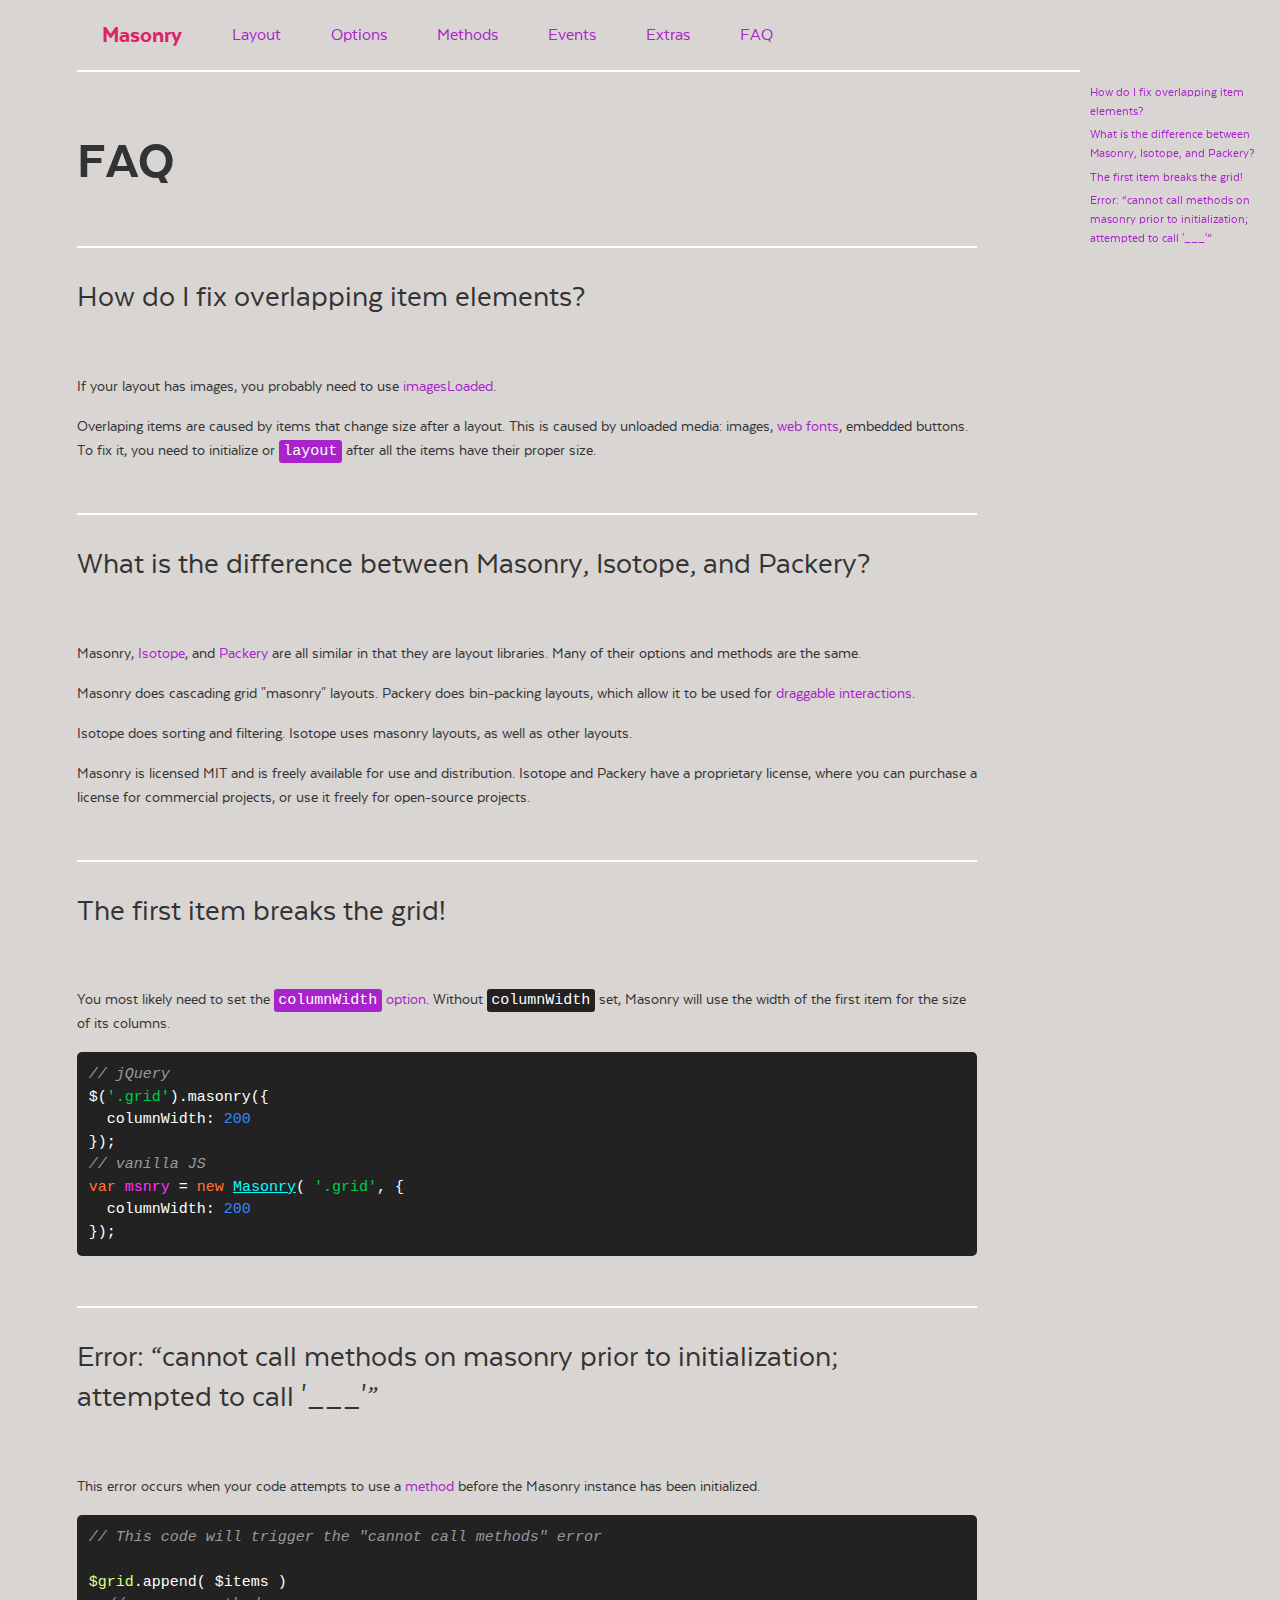
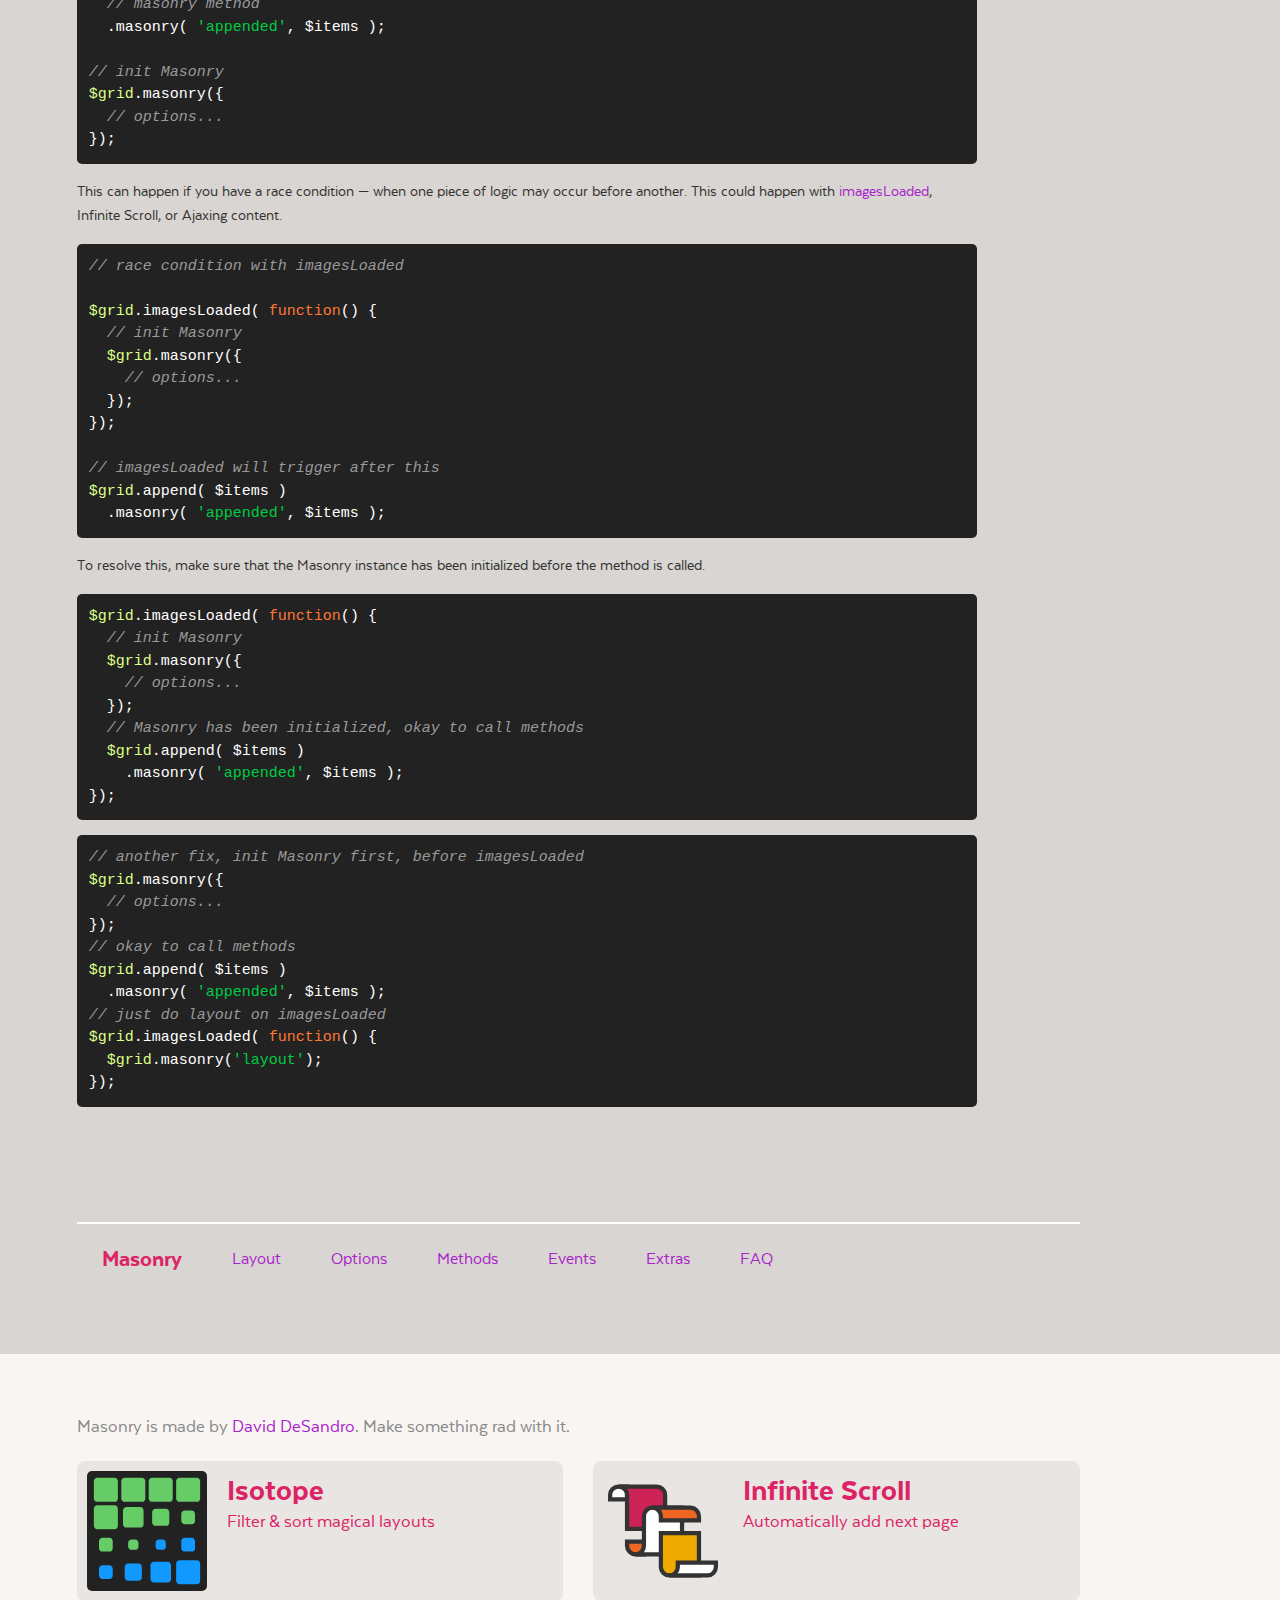
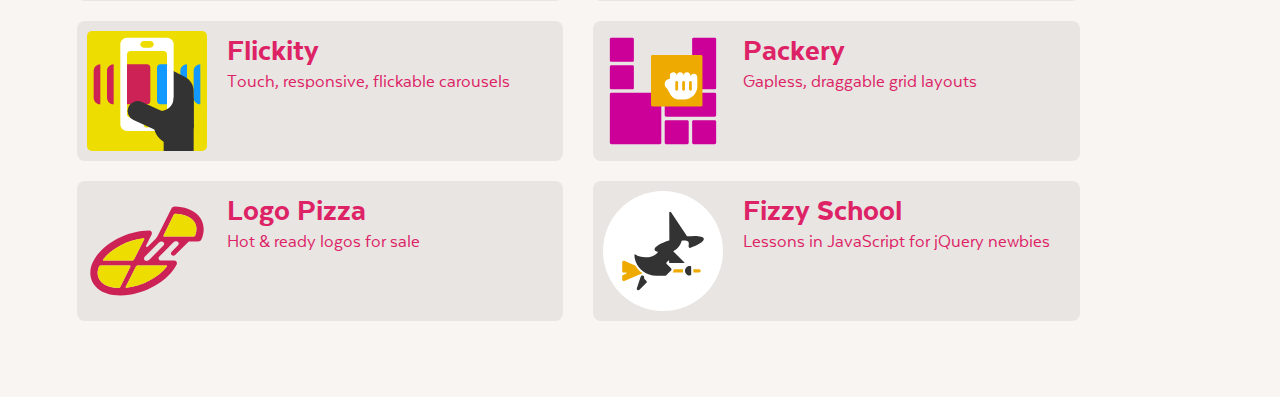
<file: library/masonry-docs/faq.html>
<!doctype html>
<html class="export" lang="en">
<head>
  <meta charset="utf-8">
  <meta http-equiv="X-UA-Compatible" content="IE=edge,chrome=1">
  <meta name="viewport" content="width=device-width">
  <meta name="description" content="Cascading grid layout library">

  <title>Masonry &#xB7; FAQ</title>

    <link rel="stylesheet" href="css/masonry-docs.css?3" media="screen">

</head>
<body class="page--" data-page="">


  <div class="site-nav">
    <div class="container">
      <ol class="site-nav__list">
        <li class="site-nav__item site-nav__item--homepage">
          <a href=".">Masonry</a></li>
        <li class="site-nav__item site-nav__item--layout">
          <a href="layout.html">Layout</a></li>
        <li class="site-nav__item site-nav__item--options">
          <a href="options.html">Options</a></li>
        <li class="site-nav__item site-nav__item--methods">
          <a href="methods.html">Methods</a></li>
        <li class="site-nav__item site-nav__item--events">
          <a href="events.html">Events</a></li>
        <li class="site-nav__item site-nav__item--extras">
          <a href="extras.html">Extras</a></li>
        <li class="site-nav__item site-nav__item--faq">
          <a href="faq.html">FAQ</a></li>
      </ol>
    </div>
  </div>


  <div id="content" class="content container">

      <h1>FAQ</h1>

    <ul class="page-nav">
<li class="page-nav__item page-nav__item--h2"><a href="#how-do-i-fix-overlapping-item-elements">How do I fix overlapping item elements?</a></li>
<li class="page-nav__item page-nav__item--h2"><a href="#what-is-the-difference-between-masonry-isotope-and-packery">What is the difference between Masonry, Isotope, and Packery?</a></li>
<li class="page-nav__item page-nav__item--h2"><a href="#the-first-item-breaks-the-grid">The first item breaks the grid!</a></li>
<li class="page-nav__item page-nav__item--h2"><a href="#error-cannot-call-methods-on-masonry-prior-to-initialization-attempted-to-call-___">Error: &#x201C;cannot call methods on masonry prior to initialization; attempted to call &apos;___&apos;&#x201D;</a></li>
</ul>



<h2 id="how-do-i-fix-overlapping-item-elements">How do I fix overlapping item elements?</h2>

<p>If your layout has images, you probably need to use <a href="layout.html#imagesloaded">imagesLoaded</a>.</p>

<p>Overlaping items are caused by items that change size after a layout. This is caused by unloaded media: images, <a href="extras.html#web-fonts">web fonts</a>, embedded buttons. To fix it, you need to initialize or <a href="methods.html#layout"><code>layout</code></a> after all the items have their proper size.</p>


<h2 id="what-is-the-difference-between-masonry-isotope-and-packery">What is the difference between Masonry, Isotope, and Packery?</h2>

<p>Masonry, <a href="https://isotope.metafizzy.co">Isotope</a>, and <a href="https://packery.metafizzy.co">Packery</a> are all similar in that they are layout libraries. Many of their options and methods are the same.</p>

<p>Masonry does cascading grid &quot;masonry&quot; layouts. Packery does bin-packing layouts, which allow it to be used for <a href="">draggable interactions</a>.</p>

<p>Isotope does sorting and filtering. Isotope uses masonry layouts, as well as other layouts. </p>

<p>Masonry is licensed MIT and is freely available for use and distribution. Isotope and Packery have a proprietary license, where you can purchase a license for commercial projects, or use it freely for open-source projects.</p>


<h2 id="the-first-item-breaks-the-grid">The first item breaks the grid!</h2>

<p>You most likely need to set the <a href="options.html#columnwidth"><code>columnWidth</code> option</a>. Without <code>columnWidth</code> set, Masonry will use the width of the first item for the size of its columns.</p>

<pre><code class="js"><span class="comment">// jQuery</span>
$(<span class="string">&apos;.grid&apos;</span>).masonry({
  <span class="attr">columnWidth</span>: <span class="number">200</span>
});
<span class="comment">// vanilla JS</span>
<span class="keyword">var</span> <span class="masonry_var">msnry</span> = <span class="keyword">new</span> <span class="masonry_keyword">Masonry</span>( <span class="string">&apos;.grid&apos;</span>, {
  <span class="attr">columnWidth</span>: <span class="number">200</span>
});
</code></pre>


<h2 id="error-cannot-call-methods-on-masonry-prior-to-initialization-attempted-to-call-___">Error: &#x201C;cannot call methods on masonry prior to initialization; attempted to call &apos;___&apos;&#x201D;</h2>

<p>This error occurs when your code attempts to use a <a href="methods.html">method</a> before the Masonry instance has been initialized.</p>

<pre><code class="js"><span class="comment">// This code will trigger the &quot;cannot call methods&quot; error</span>

<span class="jquery_var">$grid</span>.append( $items )
  <span class="comment">// masonry method</span>
  .masonry( <span class="string">&apos;appended&apos;</span>, $items );

<span class="comment">// init Masonry</span>
<span class="jquery_var">$grid</span>.masonry({
  <span class="comment">// options...</span>
});
</code></pre>


<p>This can happen if you have a race condition &#x2014; when one piece of logic may occur before another. This could happen with <a href="layout.html#imagesloaded">imagesLoaded</a>, Infinite Scroll, or Ajaxing content.</p>

<pre><code class="js"><span class="comment">// race condition with imagesLoaded</span>

<span class="jquery_var">$grid</span>.imagesLoaded( <span class="function"><span class="keyword">function</span>(<span class="params"></span>) </span>{
  <span class="comment">// init Masonry</span>
  <span class="jquery_var">$grid</span>.masonry({
    <span class="comment">// options...</span>
  });
});

<span class="comment">// imagesLoaded will trigger after this</span>
<span class="jquery_var">$grid</span>.append( $items )
  .masonry( <span class="string">&apos;appended&apos;</span>, $items );
</code></pre>

<p>To resolve this, make sure that the Masonry instance has been initialized before the method is called.</p>

<pre><code class="js"><span class="jquery_var">$grid</span>.imagesLoaded( <span class="function"><span class="keyword">function</span>(<span class="params"></span>) </span>{
  <span class="comment">// init Masonry</span>
  <span class="jquery_var">$grid</span>.masonry({
    <span class="comment">// options...</span>
  });
  <span class="comment">// Masonry has been initialized, okay to call methods</span>
  <span class="jquery_var">$grid</span>.append( $items )
    .masonry( <span class="string">&apos;appended&apos;</span>, $items );
});
</code></pre>

<pre><code class="js"><span class="comment">// another fix, init Masonry first, before imagesLoaded</span>
<span class="jquery_var">$grid</span>.masonry({
  <span class="comment">// options...</span>
});
<span class="comment">// okay to call methods</span>
<span class="jquery_var">$grid</span>.append( $items )
  .masonry( <span class="string">&apos;appended&apos;</span>, $items );
<span class="comment">// just do layout on imagesLoaded</span>
<span class="jquery_var">$grid</span>.imagesLoaded( <span class="function"><span class="keyword">function</span>(<span class="params"></span>) </span>{
  <span class="jquery_var">$grid</span>.masonry(<span class="string">&apos;layout&apos;</span>);
});
</code></pre>



  </div>

  <div class="site-nav">
    <div class="container">
      <ol class="site-nav__list">
        <li class="site-nav__item site-nav__item--homepage">
          <a href=".">Masonry</a></li>
        <li class="site-nav__item site-nav__item--layout">
          <a href="layout.html">Layout</a></li>
        <li class="site-nav__item site-nav__item--options">
          <a href="options.html">Options</a></li>
        <li class="site-nav__item site-nav__item--methods">
          <a href="methods.html">Methods</a></li>
        <li class="site-nav__item site-nav__item--events">
          <a href="events.html">Events</a></li>
        <li class="site-nav__item site-nav__item--extras">
          <a href="extras.html">Extras</a></li>
        <li class="site-nav__item site-nav__item--faq">
          <a href="faq.html">FAQ</a></li>
      </ol>
    </div>
  </div>

  <div class="site-footer">
    <div class="container">
  
      <p class="site-footer__copy">
        Masonry is made by <a href="https://desandro.com">David DeSandro</a>.
        Make something rad with it.
      </p>
  
      <div class="showcase">
      
        <ul class="showcase-item-list">
            <li class="showcase-item">
              <a class="showcase-item__link" href="https://isotope.metafizzy.co">
                <div class="showcase-item__image">
                    <svg class="isotope-illo" xmlns="http://www.w3.org/2000/svg" viewbox="0 0 350 350" width="100" height="100">
                      <path class="isotope-illo__color1" fill="#6C6" d="M80 170H30c-6 0-10-5-10-10v-50c0-6 5-10 10-10h50c6 0 10 5 10 10v50C90 166 86 170 80 170z"/>
                      <path class="isotope-illo__color1" fill="#6C6" d="M80 90H30c-6 0-10-5-10-10V30c0-6 5-10 10-10h50c6 0 10 5 10 10v50C90 86 86 90 80 90z"/>
                      <path class="isotope-illo__color1" fill="#6C6" d="M160 90h-50c-6 0-10-5-10-10V30c0-6 5-10 10-10h50c6 0 10 5 10 10v50C170 86 166 90 160 90z"/>
                      <path class="isotope-illo__color1" fill="#6C6" d="M240 90h-50c-6 0-10-5-10-10V30c0-6 5-10 10-10h50c6 0 10 5 10 10v50C250 86 246 90 240 90z"/>
                      <path class="isotope-illo__color1" fill="#6C6" d="M320 90h-50c-6 0-10-5-10-10V30c0-6 5-10 10-10h50c6 0 10 5 10 10v50C330 86 326 90 320 90z"/>
                      <path class="isotope-illo__color1" fill="#6C6" d="M155 165h-40c-6 0-10-5-10-10v-40c0-6 5-10 10-10h40c6 0 10 5 10 10v40 C165 161 161 165 155 165z"/>
                      <path class="isotope-illo__color1" fill="#6C6" d="M230 160h-30c-6 0-10-5-10-10v-30c0-6 5-10 10-10h30c6 0 10 5 10 10v30 C240 156 236 160 230 160z"/>
                      <path class="isotope-illo__color1" fill="#6C6" d="M305 155h-20c-6 0-10-5-10-10v-20c0-6 5-10 10-10h20c6 0 10 5 10 10v20 C315 151 311 155 305 155z"/>
                      <path class="isotope-illo__color1" fill="#6C6" d="M65 235H45c-6 0-10-5-10-10v-20c0-6 5-10 10-10h20c6 0 10 5 10 10v20C75 231 71 235 65 235z"/>
                      <path class="isotope-illo__color1" fill="#6C6" d="M140 230h-10c-6 0-10-5-10-10v-10c0-6 5-10 10-10h10c6 0 10 5 10 10v10 C150 226 146 230 140 230z"/>
                      <path class="isotope-illo__color2" fill="#19F" d="M305 235h-20c-6 0-10-5-10-10v-20c0-6 5-10 10-10h20c6 0 10 5 10 10v20 C315 231 311 235 305 235z"/>
                      <path class="isotope-illo__color2" fill="#19F" d="M65 315H45c-6 0-10-5-10-10v-20c0-6 5-10 10-10h20c6 0 10 5 10 10v20C75 311 71 315 65 315z"/>
                      <path class="isotope-illo__color2" fill="#19F" d="M150 320h-30c-6 0-10-5-10-10v-30c0-6 5-10 10-10h30c6 0 10 5 10 10v30 C160 316 156 320 150 320z"/>
                      <path class="isotope-illo__color2" fill="#19F" d="M220 230h-10c-6 0-10-5-10-10v-10c0-6 5-10 10-10h10c6 0 10 5 10 10v10 C230 226 226 230 220 230z"/>
                      <path class="isotope-illo__color2" fill="#19F" d="M235 325h-40c-6 0-10-5-10-10v-40c0-6 5-10 10-10h40c6 0 10 5 10 10v40 C245 321 241 325 235 325z"/>
                      <path class="isotope-illo__color2" fill="#19F" d="M320 330h-50c-6 0-10-5-10-10v-50c0-6 5-10 10-10h50c6 0 10 5 10 10v50 C330 326 326 330 320 330z"/>
                    </svg>
                </div>
                <div class="showcase-item__text">
                  <h3 class="showcase-item__title">Isotope</h3>
                  <p class="showcase-item__description">Filter &amp; sort magical layouts</p>
                </div>
              </a>
            </li>
      
            <li class="showcase-item">
              <a class="showcase-item__link" href="https://infinite-scroll.com">
                <div class="showcase-item__image">
                    <svg class="infinite-scroll-illo" xmlns="http://www.w3.org/2000/svg" viewbox="0 0 520 520" width="200" height="200">
                      <path class="infinite-scroll-illo__page infinite-scroll-illo__page--back" d="M90,110H10V90c0-22,18-40,40-40h40V110z"/>
                      <path class="infinite-scroll-illo__page infinite-scroll-illo__page--front1" d="M270,90L270,90c0-22-18-40-40-40h0H50h0c22,0,40,18,40,40v0v0v160h180V90z"/>
                      <path class="infinite-scroll-illo__page infinite-scroll-illo__page--front2" d="M170,330v-20H90v20v0c0,22,18,40,40,40h0h40V330z"/>
                      <path class="infinite-scroll-illo__page infinite-scroll-illo__page--back" d="M350,150H210c-22,0-40,18-40,40v140v0c0,22-18,40-40,40h0h220V150z"/>
                      <path class="infinite-scroll-illo__page infinite-scroll-illo__page--front3" d="M430,470V270H250v160c0,22,18,40,40,40H430z"/>
                      <path class="infinite-scroll-illo__page infinite-scroll-illo__page--front2" d="M250,190v20h180v-20c0-22-18-40-40-40H210h0C232,150,250,168,250,190L250,190z"/>
                      <path class="infinite-scroll-illo__page infinite-scroll-illo__page--back" d="M330,410v20v0c0,22-18,40-40,40h0h180c22,0,40-18,40-40v-20H330z"/>
                    </svg>
                </div>
                <div class="showcase-item__text">
                  <h3 class="showcase-item__title">Infinite Scroll</h3>
                  <p class="showcase-item__description">Automatically add next page</p>
                </div>
              </a>
            </li>
      
            <li class="showcase-item">
              <a class="showcase-item__link" href="https://flickity.metafizzy.co">
                <div class="showcase-item__image">
                    <svg class="flickity-illo" xmlns="http://www.w3.org/2000/svg" viewbox="0 0 360 360" width="100" height="100">
                      <path class="flickity-illo__color1" fill="#19F" d="M300 220L300 220c-11 0-20-9-20-20v-80c0-11 9-20 20-20h0V220z"/>
                      <path class="flickity-illo__color1" fill="#19F" d="M340 220L340 220c-11 0-20-9-20-20v-80c0-11 9-20 20-20h0V220z"/>
                      <path class="flickity-illo__color2" fill="#333" d="M320 290V180c0-18-10-35-27-43L240 110v180H320z"/>
                      <path class="flickity-illo__color3" fill="white" d="M240 300H120c-11 0-20-9-20-20V40c0-11 9-20 20-20h120c11 0 20 9 20 20v240C260 291 251 300 240 300z"/>
                      <path class="flickity-illo__color4" fill="#ED0" d="M230 260H130c-6 0-10-5-10-10V70c0-6 5-10 10-10h100c6 0 10 5 10 10v180 C240 256 236 260 230 260z"/>
                      <path class="flickity-illo__color2" fill="#333" d="M260 200h60v81c0 32-26 59-59 59h0c-34 0-61-27-61-61V240h20 C242 240 260 222 260 200L260 200z"/>
                      <path class="flickity-illo__color5" fill="#C25" d="M180 220h-60V100h60c6 0 10 5 10 10v100C190 216 186 220 180 220z"/>
                      <path class="flickity-illo__color1" fill="#19F" d="M240 220h-20c-6 0-10-5-10-10V110c0-6 5-10 10-10h20V220z"/>
                      <rect class="flickity-illo__color2" fill="#333" x="230" y="280" width="90" height="80"/>
                      <circle class="flickity-illo__color4" fill="#ED0" cx="180" cy="280" r="10"/>
                      <line class="flickity-illo__thumb" stroke="#333" stroke-width="60" stroke-linecap="round" x1="262" y1="290" x2="152" y2="240"/>
                      <path class="flickity-illo__color4" fill="#ED0" d="M190 50h-20c-6 0-10-5-10-10v0c0-6 5-10 10-10h20c6 0 10 5 10 10v0C200 46 196 50 190 50z"/>
                      <path class="flickity-illo__color5" fill="#C25" d="M80 220L80 220c-11 0-20-9-20-20v-80c0-11 9-20 20-20h0V220z"/>
                      <path class="flickity-illo__color5" fill="#C25" d="M40 220L40 220c-11 0-20-9-20-20v-80c0-11 9-20 20-20h0V220z"/>
                    </svg>
                </div>
                <div class="showcase-item__text">
                  <h3 class="showcase-item__title">Flickity</h3>
                  <p class="showcase-item__description">Touch, responsive, flickable carousels</p>
                </div>
              </a>
            </li>
      
            <li class="showcase-item">
              <a class="showcase-item__link" href="https://packery.metafizzy.co">
                <div class="showcase-item__image">
                    <svg class="packery-illo" xmlns="http://www.w3.org/2000/svg" viewbox="0 0 700 700" width="100" height="100">
                      <path class="packery-illo__item" fill="#C09" d="M172 180H48c-4 0-8-4-8-8V48c0-4 4-8 8-8h124c4 0 8 4 8 8v124C180 176 176 180 172 180z"/>
                      <path class="packery-illo__item" fill="#C09" d="M172 340H48c-4 0-8-4-8-8V208c0-4 4-8 8-8h124c4 0 8 4 8 8v124C180 336 176 340 172 340z"/>
                      <path class="packery-illo__item" fill="#C09" d="M492 660H368c-4 0-8-4-8-8V528c0-4 4-8 8-8h124c4 0 8 4 8 8v124C500 656 496 660 492 660z"/>
                      <path class="packery-illo__item" fill="#C09" d="M652 660H528c-4 0-8-4-8-8V528c0-4 4-8 8-8h124c4 0 8 4 8 8v124C660 656 656 660 652 660z"/>
                      <path class="packery-illo__item" fill="#C09" d="M652 500H368c-4 0-8-4-8-8V368c0-4 4-8 8-8h284c4 0 8 4 8 8v124C660 496 656 500 652 500z"/>
                      <path class="packery-illo__item" fill="#C09" d="M332 660H48c-4 0-8-4-8-8V368c0-4 4-8 8-8h284c4 0 8 4 8 8v284C340 656 336 660 332 660z"/>
                      <path class="packery-illo__item" fill="#C09" d="M652 340H528c-4 0-8-4-8-8V48c0-4 4-8 8-8h124c4 0 8 4 8 8v284C660 336 656 340 652 340z"/>
                      <path class="packery-illo__draggie" fill="#EA0" d="M572 440H288c-4 0-8-4-8-8V148c0-4 4-8 8-8h284c4 0 8 4 8 8v284C580 436 576 440 572 440z"/>
                      <g>
                        <path class="packery-illo__hand" fill="white" d="M530 250c-11 0-20 9-20 20v-10c0-11-9-20-20-20s-20 9-20 20c0-11-9-20-20-20s-20 9-20 20c0-11-9-20-20-20
                          s-20 9-20 20v20c-17 0-30 13-30 30c0 11 6 20 14 25l19 35c10 18 30 30 51 30h28
                          c43 0 78-35 78-78V270C550 259 541 250 530 250z"/>
                        <line class="packery-illo__hand-line" stroke="#EA0" fill="none" stroke-width="16" stroke-linecap="round" x1="430" y1="300" x2="430" y2="340"/>
                        <line class="packery-illo__hand-line" stroke="#EA0" fill="none" stroke-width="16" stroke-linecap="round" x1="470" y1="300" x2="470" y2="340"/>
                        <line class="packery-illo__hand-line" stroke="#EA0" fill="none" stroke-width="16" stroke-linecap="round" x1="510" y1="300" x2="510" y2="340"/>
                      </g>
                    </svg>
                </div>
                <div class="showcase-item__text">
                  <h3 class="showcase-item__title">Packery</h3>
                  <p class="showcase-item__description">Gapless, draggable grid layouts</p>
                </div>
              </a>
            </li>
      
            <li class="showcase-item">
              <a class="showcase-item__link" href="http://logo.pizza">
                <div class="showcase-item__image">
                    <svg class="logo-pizza-illo" xmlns="http://www.w3.org/2000/svg" viewbox="0 0 700 700" width="100" height="100">
                      <path class="logo-pizza-illo__outline" fill="#C25" d="M513 91c-9-0-17 5-21 12l-80 160c-3 5-6 10-11 15l-47 47
                        c-5 5-12-1-9-7l32-64c5-11-2-23-14-23h-0c-121 0-268 70-327 180
                        C-9 497 35 609 196 609c138 0 279-85 327-180v0c5-11-2-23-14-23h-77c-13 0-19-15-10-24
                        l81-81c5-5 11-8 18-8l0 0c13 0 19 15 10 24L494 354c-6 6-6 14 0 20c3 3 6 4 10 4
                        c4 0 7-1 10-4l80-80h53c9 0 17-5 21-13C707 190 656 97 513 91z M334 281l-59 117
                        c-2 5-7 8-13 8H97c-4 0-6-4-3-7c49-64 143-114 236-124C333 275 335 278 334 281z
                         M70 441c2-4 6-7 10-7h168c4 0 7 4 5 8l-59 118c-2 4-6 6-11 6
                        C106 565 38 521 70 441z M466 441c-49 64-143 114-236 124c-3 0-6-3-4-6l59-117
                        c2-5 7-8 13-8h166C466 434 468 438 466 441z M446 318l-81 81c-5 5-11 8-18 8l0 0
                        c-13 0-19-15-10-24l81-81c5-5 11-8 18-8l0 0C449 294 455 309 446 318z M447 258L506 139
                        c2-4 6-7 11-6c101 7 140 60 114 126c-2 4-6 7-10 7H452C448 266 445 262 447 258z"/>
                      <path class="logo-pizza-illo__slice" fill="#ED0" d="M334 281l-59 117c-2 5-7 8-13 8H97c-4 0-6-4-3-7
                        c49-64 143-114 236-124C333 275 335 278 334 281z"/>
                      <path class="logo-pizza-illo__slice" fill="#ED0" d="M70 441c2-4 6-7 10-7h168c4 0 7 4 5 8l-59 118c-2 4-6 6-11 6
                        C106 565 38 521 70 441z"/>
                      <path class="logo-pizza-illo__slice" fill="#ED0" d="M466 441c-49 64-143 114-236 124c-3 0-6-3-4-6l59-117
                        c2-5 7-8 13-8h166C466 434 468 438 466 441z"/>
                      <path class="logo-pizza-illo__slice" fill="#ED0" d="M447 258L506 139c2-4 6-7 11-6c101 7 140 60 114 126c-2 4-6 7-10 7H452
                        C448 266 445 262 447 258z"/>
                    </svg>
                </div>
                <div class="showcase-item__text">
                  <h3 class="showcase-item__title">Logo Pizza</h3>
                  <p class="showcase-item__description">Hot &amp; ready logos for sale</p>
                </div>
              </a>
            </li>
      
            <li class="showcase-item">
              <a class="showcase-item__link" href="http://fizzy.school">
                <div class="showcase-item__image">
                    <svg class="witchie-logo" xmlns="http://www.w3.org/2000/svg" viewbox="0 0 1000 1000" width="200" height="200">
                      <circle class="witchie-logo__moon" fill="white" cx="500" cy="500" r="500"/>
                      <path class="witchie-logo__broom" fill="#EA0" d="M582 675a35 35 0 0 0 8-20 3 3 0 0 1 3-2h71a3 3 0 0 1 3 3 59 59 0 0 0 0 20 3 3 0 0 1-3 3h-79A3 3 0 0 1 582 675Zm219 4a13 13 0 0 0 13-14c-1-7-7-12-14-12h-44a3 3 0 0 0-3 3v21a3 3 0 0 0 3 3ZM299 660a203 203 0 0 1-27-36 8 8 0 0 0-4-3L178 582a13 13 0 0 0-18 12v77a8 8 0 0 0 8 8h22a5 5 0 0 1 2 10L164 703a8 8 0 0 0-4 7v28a13 13 0 0 0 18 12l146-63a3 3 0 0 0 1-5A197 197 0 0 1 299 660Z"/>
                      <path class="witchie-logo__dress" fill="#333" d="M326 705h4a13 13 0 0 1 13 13v8a13 13 0 0 0 4 9l13 13a13 13 0 0 1 0 19l-56 56c-10 10-26-0-22-13L314 714A13 13 0 0 1 326 705Zm397-79c-27 0-47 26-37 54 3 7 11 16 17 19a42 42 0 0 0 19 5 38 38 0 0 0 7-1 8 8 0 0 0 6-8v-62a8 8 0 0 0-6-8 38 38 0 0 0-7-1M840 397c-3-15-33-23-77-23a521 521 0 0 0-59 4 5 5 0 0 1-5-2L567 177a8 8 0 0 0-7-4 8 8 0 0 0-8 8l1 227a5 5 0 0 1-4 5c-74 24-123 55-119 76 2 8 11 14 26 18a3 3 0 0 1 1 4l-11 11c-20 20-56 30-92 30-31 0-63-8-84-23a5 5 0 0 0-3-1 5 5 0 0 0-5 5c0 78 68 173 183 173h75a10 10 0 0 0 7-3l38-38a16 16 0 0 0 0-23l-34-34a10 10 0 0 1 0-14l15-15a3 3 0 0 1 5 2v15a5 5 0 0 0 5 5H674a4 4 0 0 0 3-7l-90-90a3 3 0 0 1 1-4c34-19 59-49 67-84a3 3 0 0 1 2-2c6-1 12-1 17-1 22 0 37 5 39 14 1 6 3 11 2 17-5 17 1 31 8 31a6 6 0 0 0 2-0C797 448 845 419 840 397Z"/>
                    </svg>
                </div>
                <div class="showcase-item__text">
                  <h3 class="showcase-item__title">Fizzy School</h3>
                  <p class="showcase-item__description">Lessons in JavaScript for jQuery newbies</p>
                </div>
              </a>
            </li>
      
        </ul> 
      
      </div>
  
    </div>
  </div>

  <script src="js/masonry-docs.min.js?2"></script>


</body>
</html>
</file>
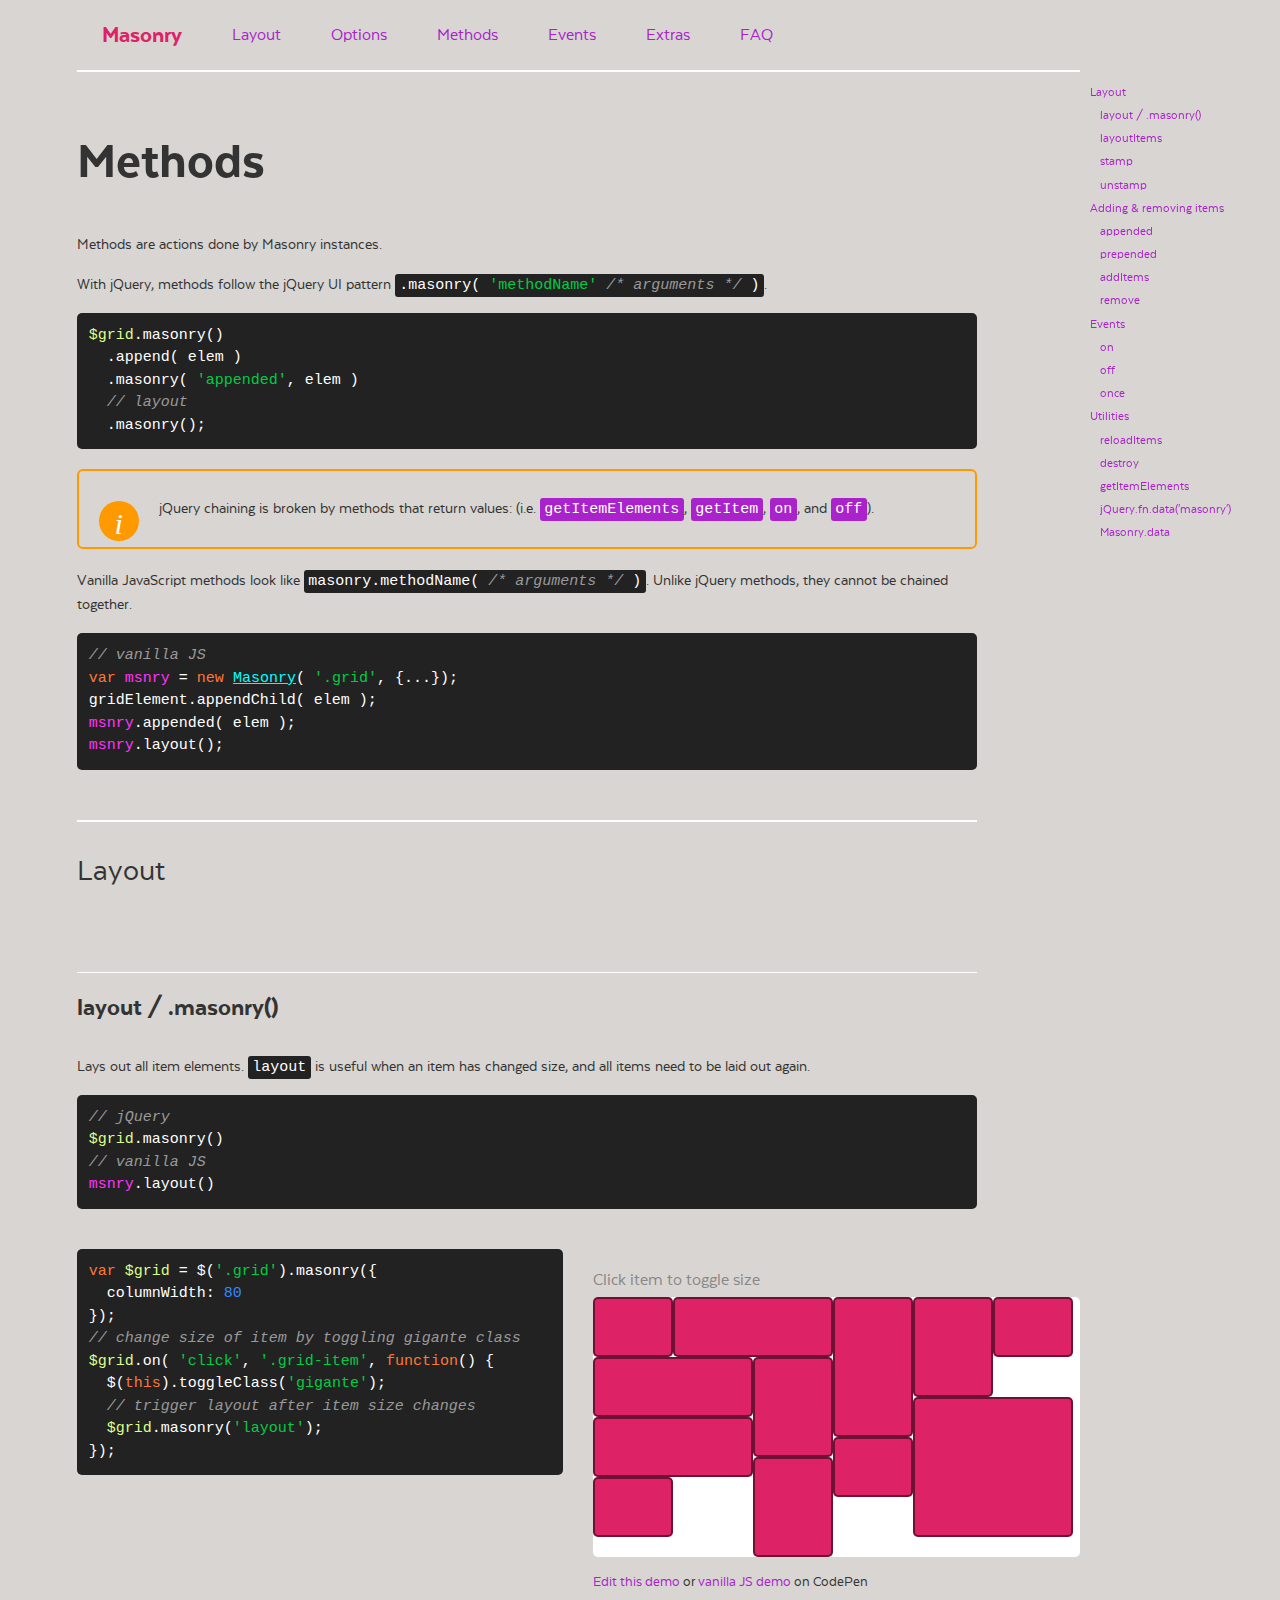
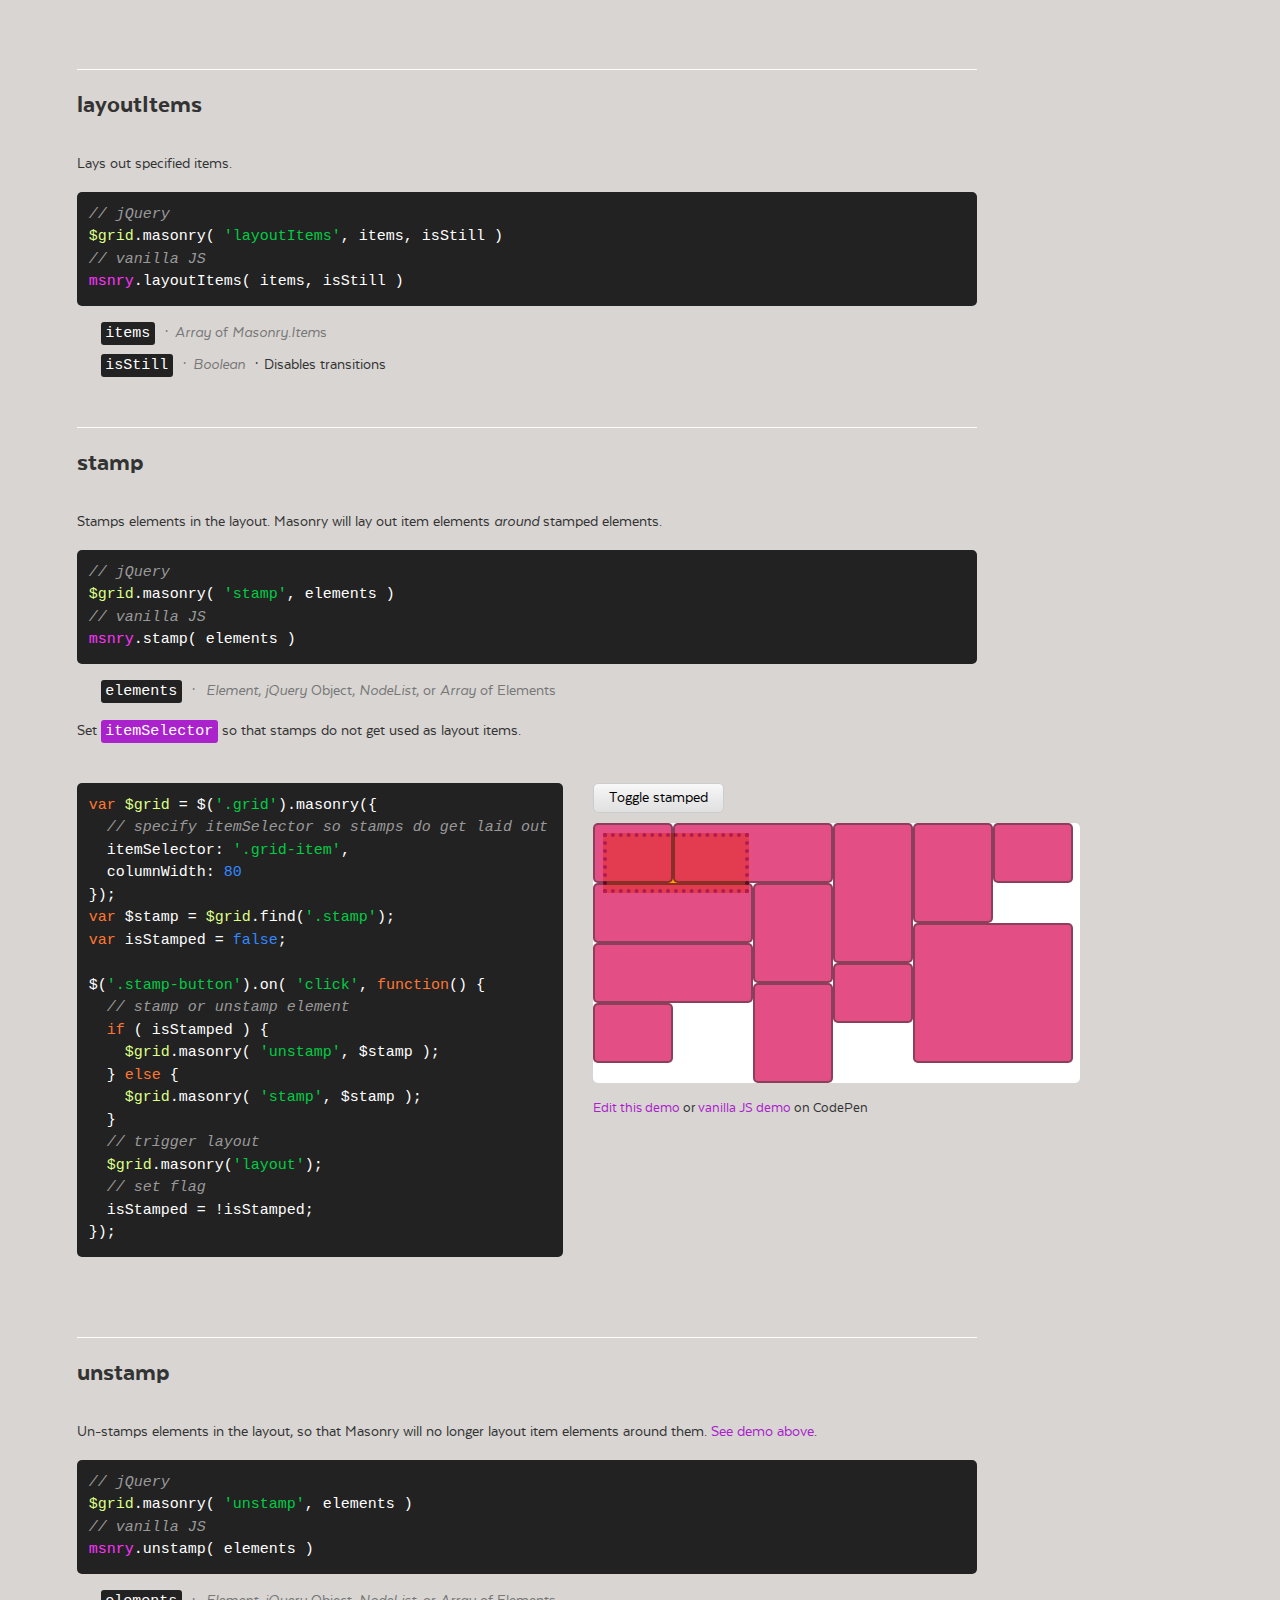
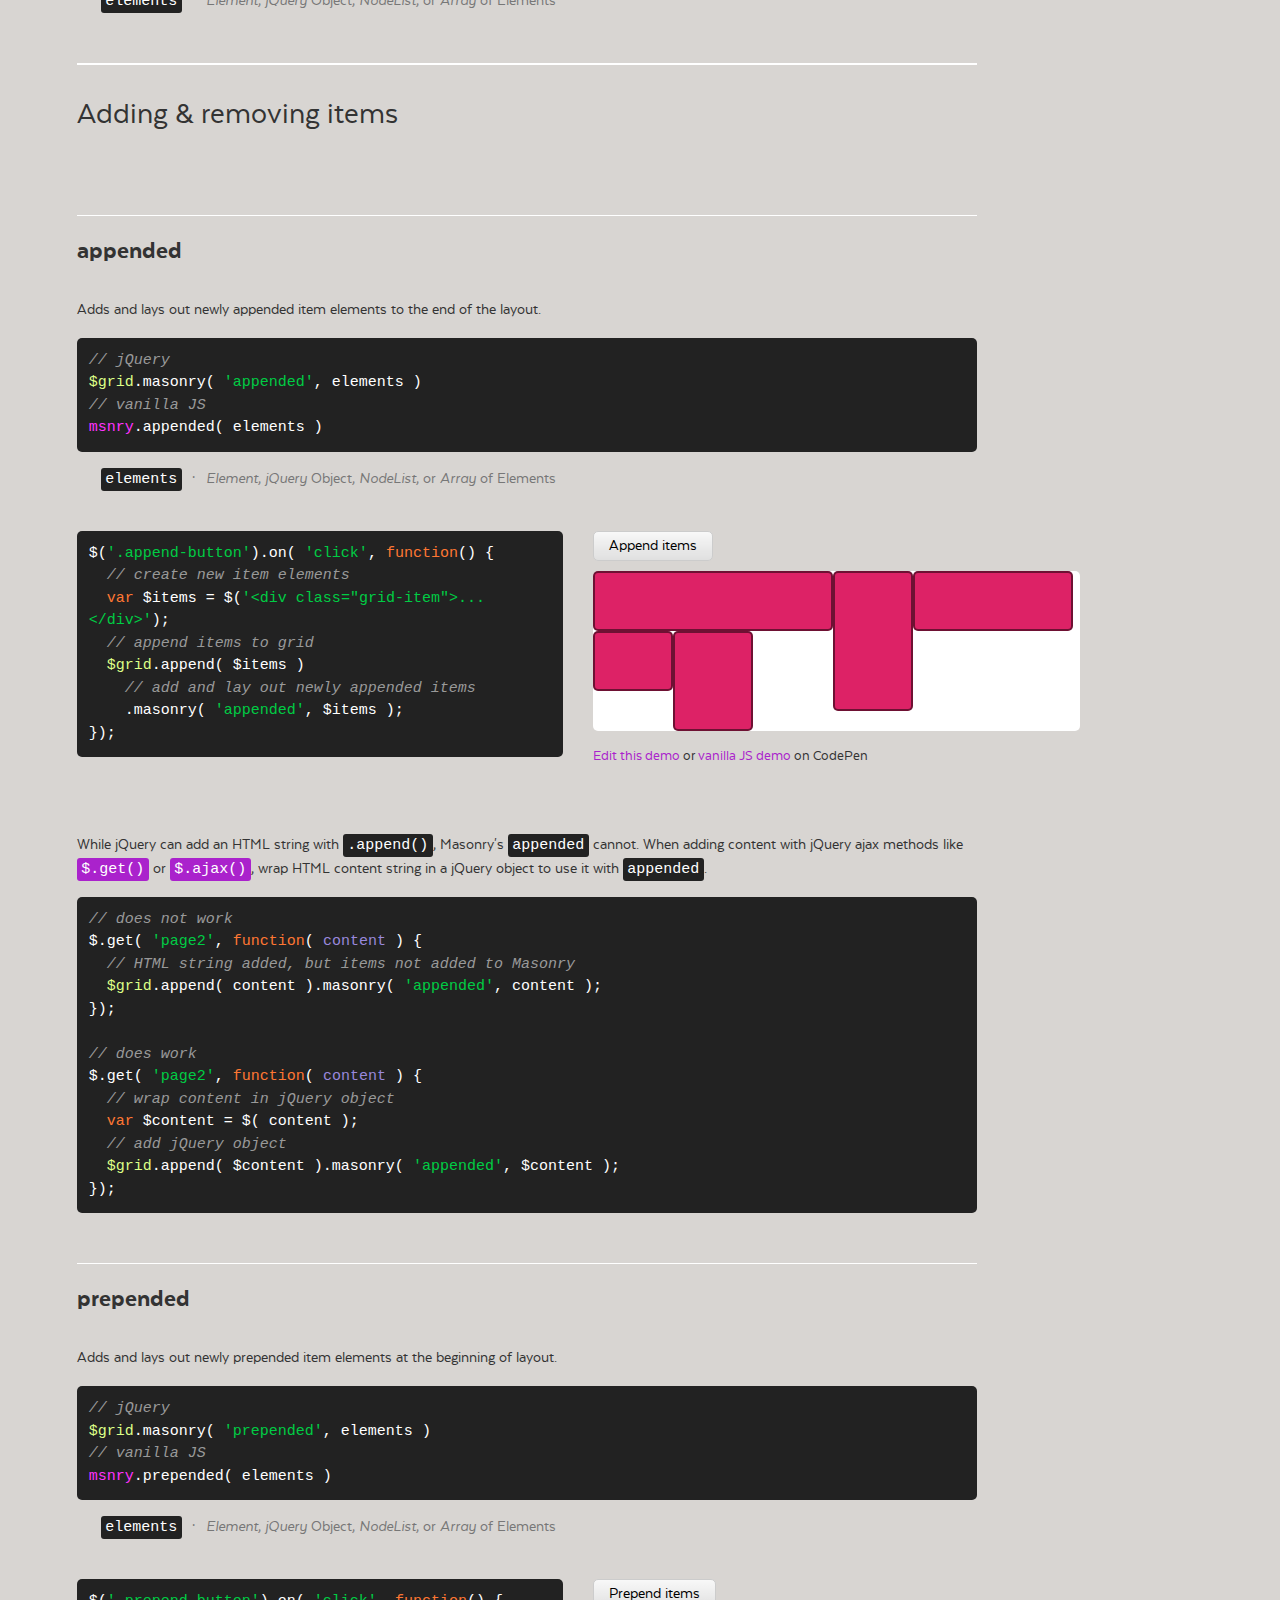
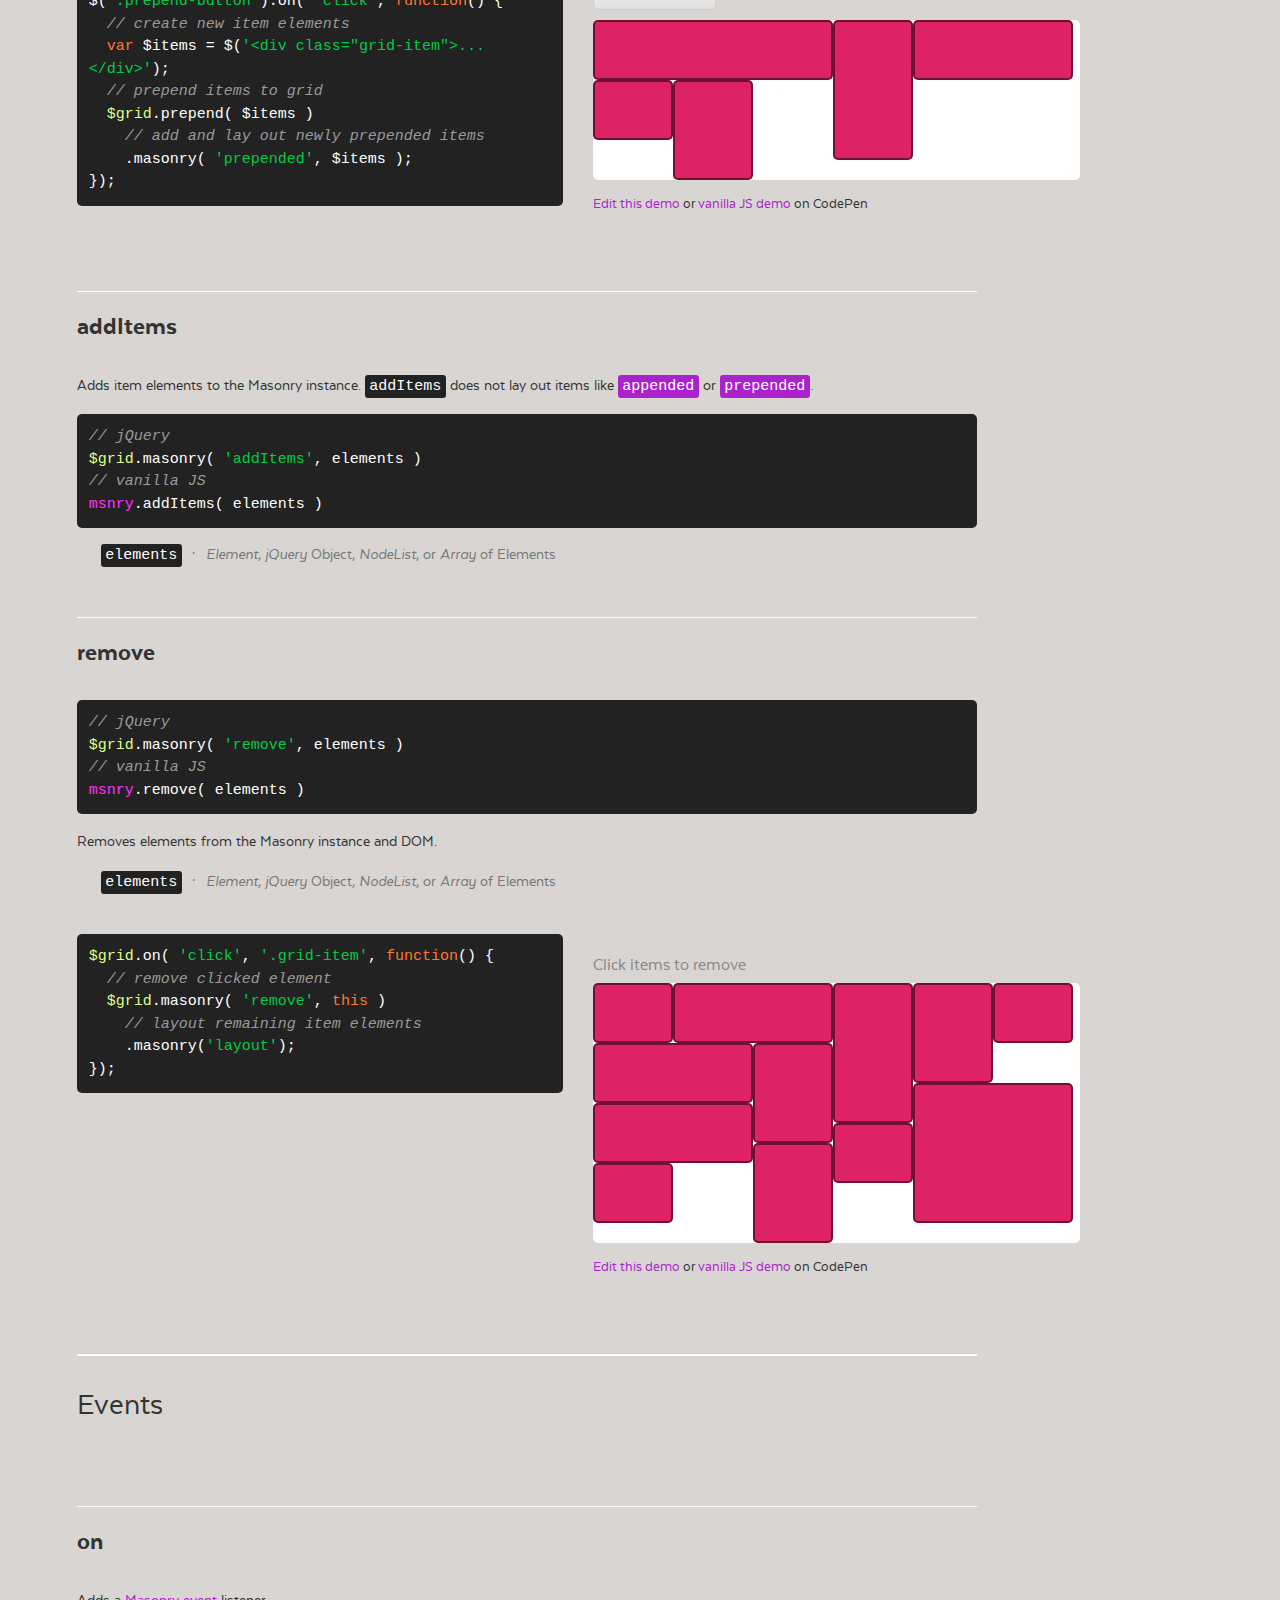
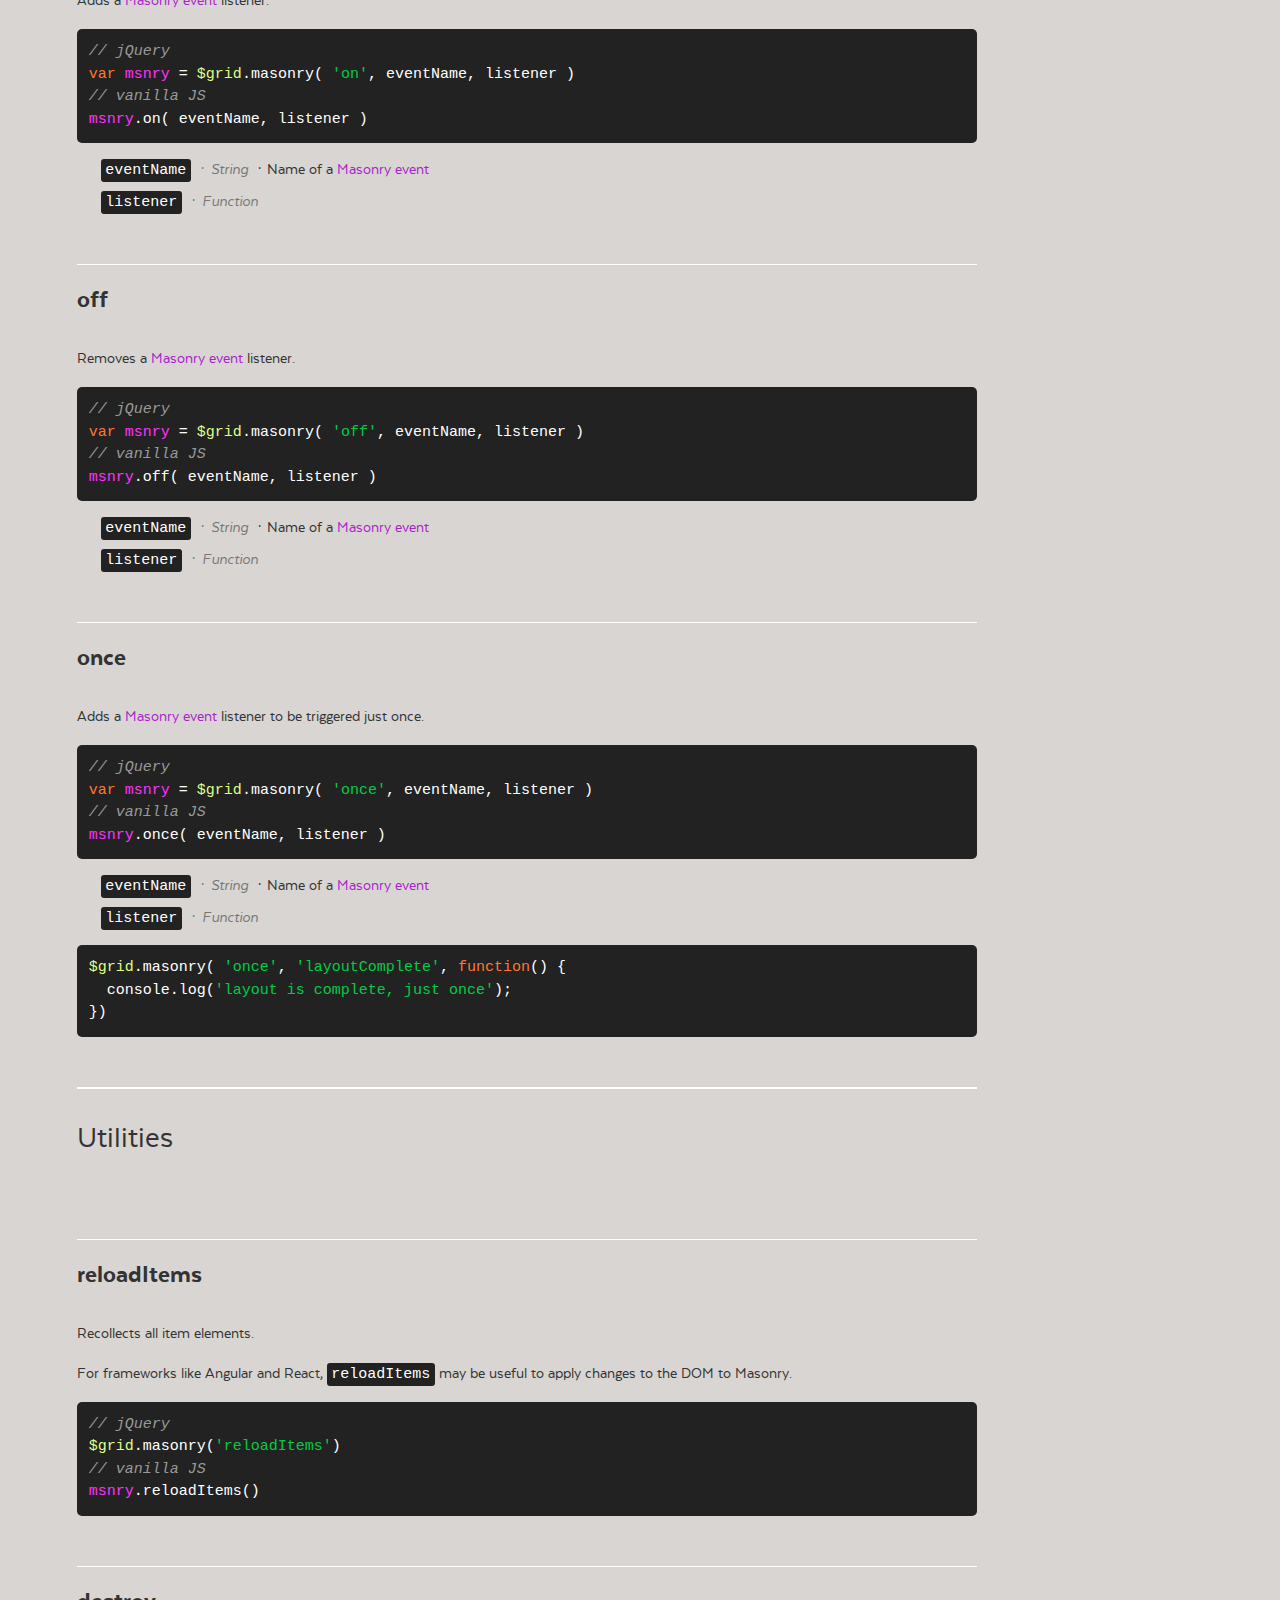
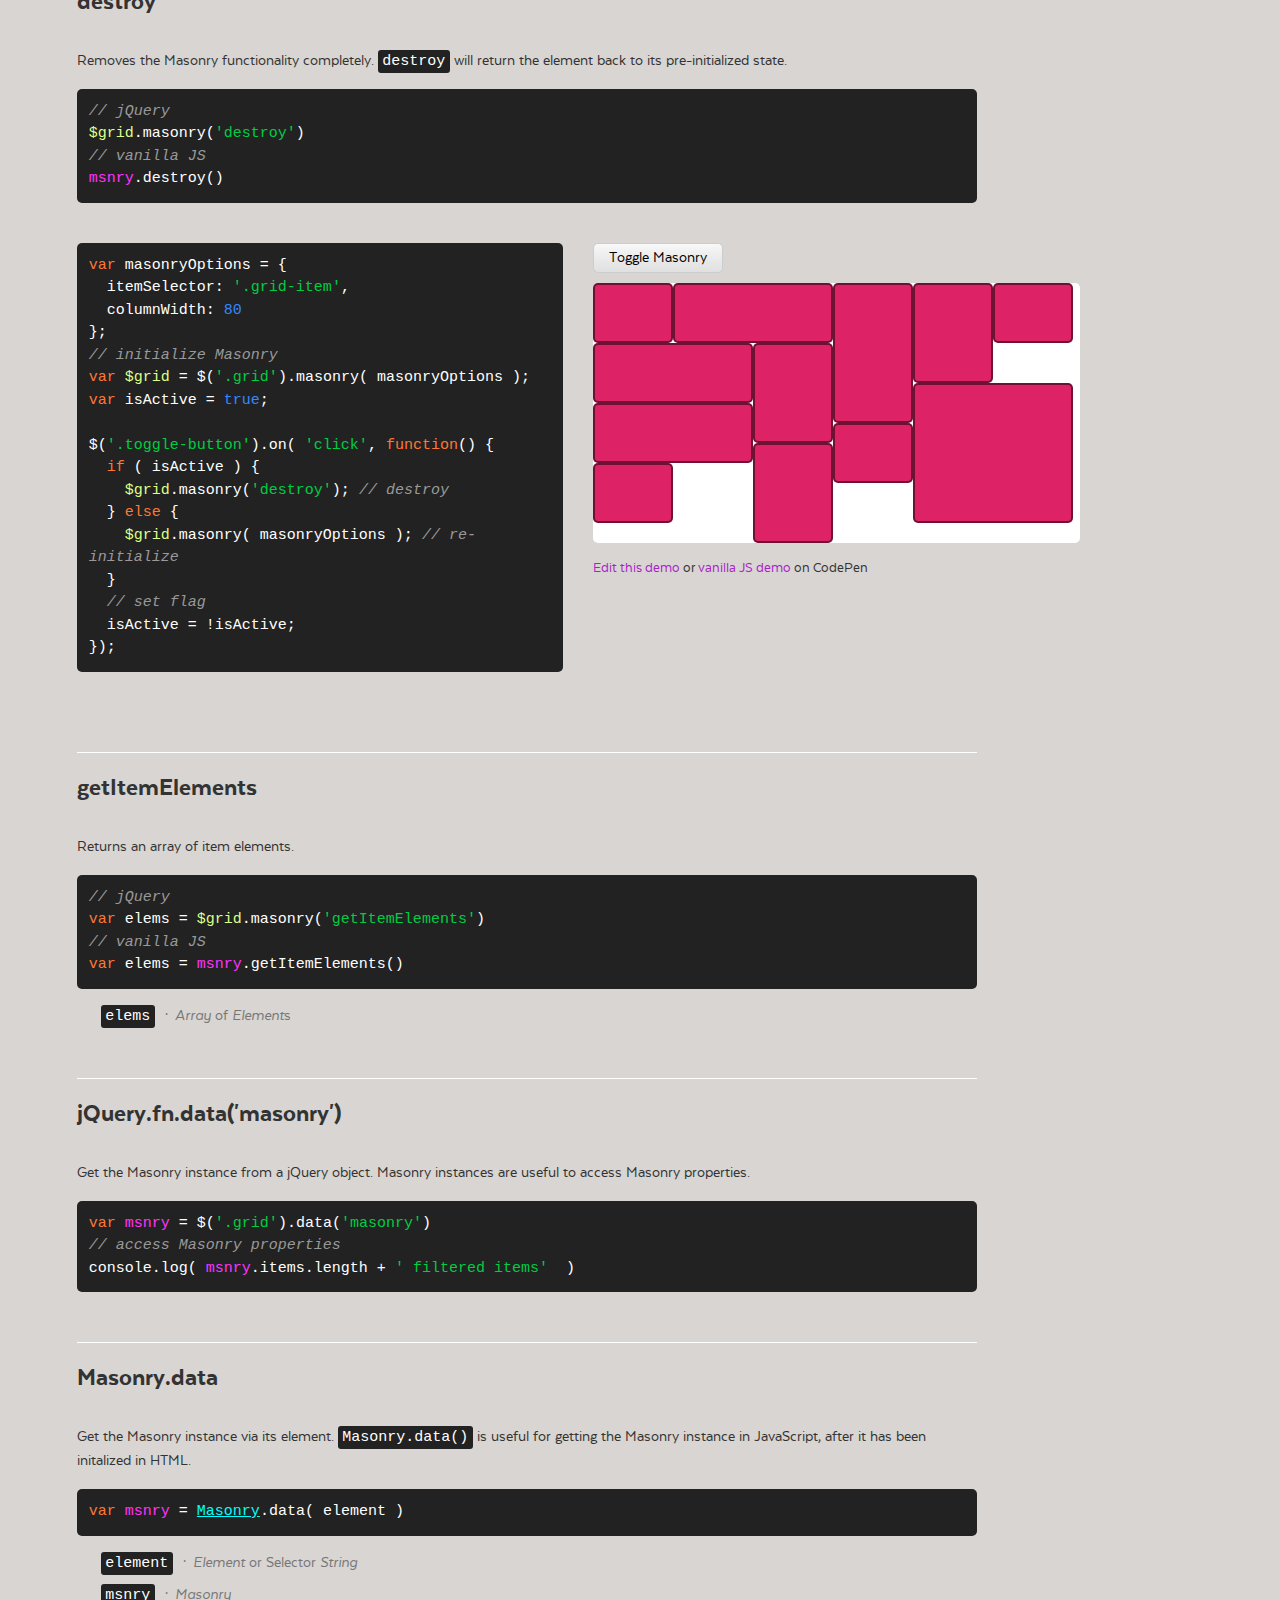
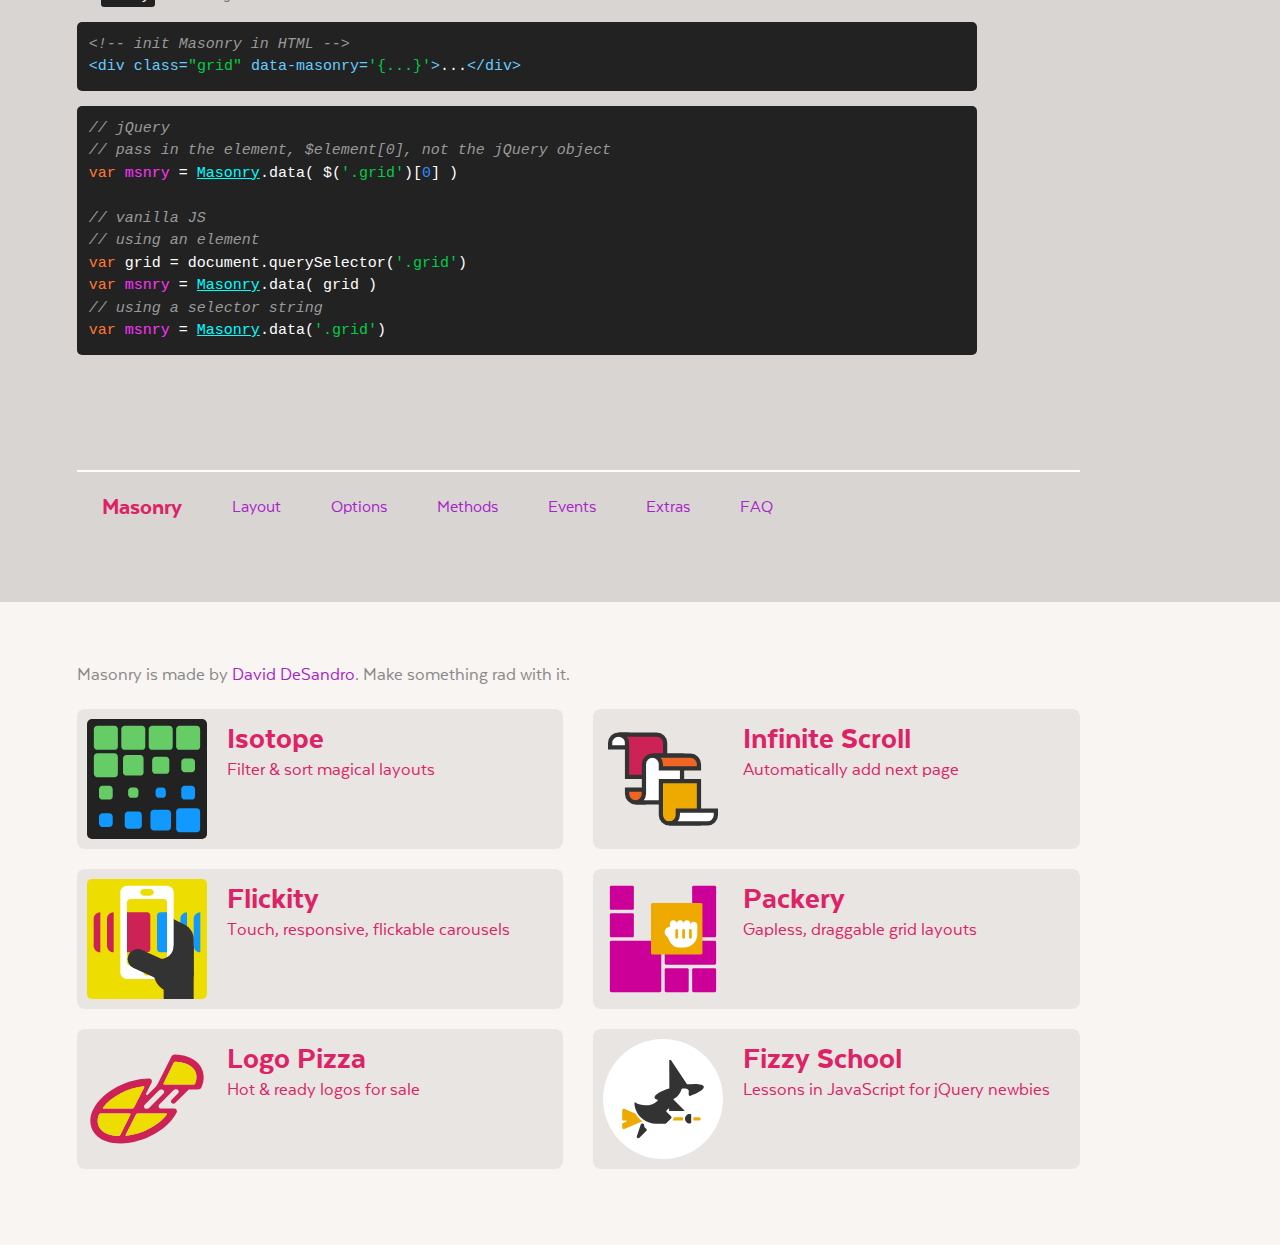
<file: library/masonry-docs/methods.html>
<!doctype html>
<html class="export" lang="en">
<head>
  <meta charset="utf-8">
  <meta http-equiv="X-UA-Compatible" content="IE=edge,chrome=1">
  <meta name="viewport" content="width=device-width">
  <meta name="description" content="Cascading grid layout library">

  <title>Masonry &#xB7; Methods</title>

    <link rel="stylesheet" href="css/masonry-docs.css?3" media="screen">

</head>
<body class="page--" data-page="">


  <div class="site-nav">
    <div class="container">
      <ol class="site-nav__list">
        <li class="site-nav__item site-nav__item--homepage">
          <a href=".">Masonry</a></li>
        <li class="site-nav__item site-nav__item--layout">
          <a href="layout.html">Layout</a></li>
        <li class="site-nav__item site-nav__item--options">
          <a href="options.html">Options</a></li>
        <li class="site-nav__item site-nav__item--methods">
          <a href="methods.html">Methods</a></li>
        <li class="site-nav__item site-nav__item--events">
          <a href="events.html">Events</a></li>
        <li class="site-nav__item site-nav__item--extras">
          <a href="extras.html">Extras</a></li>
        <li class="site-nav__item site-nav__item--faq">
          <a href="faq.html">FAQ</a></li>
      </ol>
    </div>
  </div>


  <div id="content" class="content container">

      <h1>Methods</h1>

    <ul class="page-nav">
<li class="page-nav__item page-nav__item--h2"><a href="#layout">Layout</a></li>
<li class="page-nav__item page-nav__item--h3"><a href="#layout-masonry">layout / .masonry()</a></li>
<li class="page-nav__item page-nav__item--h3"><a href="#layoutitems">layoutItems</a></li>
<li class="page-nav__item page-nav__item--h3"><a href="#stamp">stamp</a></li>
<li class="page-nav__item page-nav__item--h3"><a href="#unstamp">unstamp</a></li>
<li class="page-nav__item page-nav__item--h2"><a href="#adding-removing-items">Adding &amp; removing items</a></li>
<li class="page-nav__item page-nav__item--h3"><a href="#appended">appended</a></li>
<li class="page-nav__item page-nav__item--h3"><a href="#prepended">prepended</a></li>
<li class="page-nav__item page-nav__item--h3"><a href="#additems">addItems</a></li>
<li class="page-nav__item page-nav__item--h3"><a href="#remove">remove</a></li>
<li class="page-nav__item page-nav__item--h2"><a href="#events">Events</a></li>
<li class="page-nav__item page-nav__item--h3"><a href="#on">on</a></li>
<li class="page-nav__item page-nav__item--h3"><a href="#off">off</a></li>
<li class="page-nav__item page-nav__item--h3"><a href="#once">once</a></li>
<li class="page-nav__item page-nav__item--h2"><a href="#utilities">Utilities</a></li>
<li class="page-nav__item page-nav__item--h3"><a href="#reloaditems">reloadItems</a></li>
<li class="page-nav__item page-nav__item--h3"><a href="#destroy">destroy</a></li>
<li class="page-nav__item page-nav__item--h3"><a href="#getitemelements">getItemElements</a></li>
<li class="page-nav__item page-nav__item--h3"><a href="#jquery-fn-data-masonry">jQuery.fn.data(&apos;masonry&apos;)</a></li>
<li class="page-nav__item page-nav__item--h3"><a href="#masonry-data">Masonry.data</a></li>
</ul>


<p>Methods are actions done by Masonry instances.</p>

<p>With jQuery, methods follow the jQuery UI pattern <code>.masonry( <span class="string">&apos;methodName&apos;</span> <span class="comment">/* arguments */</span> )</code>.</p>

<pre><code class="js"><span class="jquery_var">$grid</span>.masonry()
  .append( elem )
  .masonry( <span class="string">&apos;appended&apos;</span>, elem )
  <span class="comment">// layout</span>
  .masonry();
</code></pre>

<div class="call-out">
  <p>jQuery chaining is broken by methods that return values: (i.e. 
    <a href="#getitemelements"><code>getItemElements</code></a>,
    <a href="#getitem"><code>getItem</code></a>,
    <a href="#on"><code>on</code></a>, and
    <a href="#off"><code>off</code></a>).
  </p>
</div>

<p>Vanilla JavaScript methods look like <code>masonry.methodName( <span class="comment">/* arguments */</span> )</code>. Unlike jQuery methods, they cannot be chained together.</p>

<pre><code class="js"><span class="comment">// vanilla JS</span>
<span class="keyword">var</span> <span class="masonry_var">msnry</span> = <span class="keyword">new</span> <span class="masonry_keyword">Masonry</span>( <span class="string">&apos;.grid&apos;</span>, {...});
gridElement.appendChild( elem );
<span class="masonry_var">msnry</span>.appended( elem );
<span class="masonry_var">msnry</span>.layout();
</code></pre>


<h2 id="layout">Layout</h2>


<h3 id="layout-masonry">layout / .masonry()</h3>

<p>Lays out all item elements. <code>layout</code> is useful when an item has changed size, and all items need to be laid out again.</p>

<pre><code class="js"><span class="comment">// jQuery</span>
<span class="jquery_var">$grid</span>.masonry()
<span class="comment">// vanilla JS</span>
<span class="masonry_var">msnry</span>.layout()
</code></pre>

<div class="duo example">
  <div class="duo__cell example__code">
<pre><code class="js"><span class="keyword">var</span> <span class="jquery_var">$grid</span> = $(<span class="string">&apos;.grid&apos;</span>).masonry({
  <span class="attr">columnWidth</span>: <span class="number">80</span>
});
<span class="comment">// change size of item by toggling gigante class</span>
<span class="jquery_var">$grid</span>.on( <span class="string">&apos;click&apos;</span>, <span class="string">&apos;.grid-item&apos;</span>, <span class="function"><span class="keyword">function</span>(<span class="params"></span>) </span>{
  $(<span class="keyword">this</span>).toggleClass(<span class="string">&apos;gigante&apos;</span>);
  <span class="comment">// trigger layout after item size changes</span>
  <span class="jquery_var">$grid</span>.masonry(<span class="string">&apos;layout&apos;</span>);
});
</code></pre>
  </div>
  <div class="duo__cell example__demo" data-js="layout-demo">
    <p class="instruction">Click item to toggle size</p>
  
    <div class="grid grid--clickable">
      <div class="grid-item"></div>
      <div class="grid-item grid-item--width2"></div>
      <div class="grid-item grid-item--height3"></div>
      <div class="grid-item grid-item--height2"></div>
      <div class="grid-item grid-item--width2"></div>
      <div class="grid-item"></div>
      <div class="grid-item grid-item--width2 grid-item--height3"></div>
      <div class="grid-item grid-item--height2"></div>
      <div class="grid-item grid-item--width2"></div>
      <div class="grid-item"></div>
      <div class="grid-item grid-item--height2"></div>
      <div class="grid-item"></div>
    </div>
  
    <p class="edit-demo">
        <a href="https://codepen.io/desandro/pen/JdEyYQ">Edit this demo</a>
        or <a href="https://codepen.io/desandro/pen/vdkJn">vanilla JS demo</a> on CodePen
    </p>
  </div>
</div>


<h3 id="layoutitems">layoutItems</h3>

<p>Lays out specified items.</p>

<pre><code class="js"><span class="comment">// jQuery</span>
<span class="jquery_var">$grid</span>.masonry( <span class="string">&apos;layoutItems&apos;</span>, items, isStill )
<span class="comment">// vanilla JS</span>
<span class="masonry_var">msnry</span>.layoutItems( items, isStill )
</code></pre>

<p class="argument">
  <code class="argument__code">items</code>
  <span class="argument__type"><i>Array</i> of <i>Masonry.Item</i>s</span>
</p>

<p class="argument">
  <code class="argument__code">isStill</code>
  <span class="argument__type"><i>Boolean</i></span>
  <span class="argument__description">Disables transitions</span>
</p>


<h3 id="stamp">stamp</h3>

<p>Stamps elements in the layout. Masonry will lay out item elements <em>around</em> stamped elements.</p>

<pre><code class="js"><span class="comment">// jQuery</span>
<span class="jquery_var">$grid</span>.masonry( <span class="string">&apos;stamp&apos;</span>, elements )
<span class="comment">// vanilla JS</span>
<span class="masonry_var">msnry</span>.stamp( elements )
</code></pre>

<p class="argument">
  <code class="argument__code">elements</code>
  <span class="argument__type">
    <i>Element</i>,
    <i>jQuery</i> Object,
    <i>NodeList</i>, or
    <i>Array</i> of Elements
  </span>
</p>

<p>Set <a href="options.html#itemselector"><code>itemSelector</code></a> so that stamps do not get used as layout items.</p>

<div class="duo example">
  <div class="duo__cell example__code">
<pre><code class="js"><span class="keyword">var</span> <span class="jquery_var">$grid</span> = $(<span class="string">&apos;.grid&apos;</span>).masonry({
  <span class="comment">// specify itemSelector so stamps do get laid out</span>
  itemSelector: <span class="string">&apos;.grid-item&apos;</span>,
  <span class="attr">columnWidth</span>: <span class="number">80</span>
});
<span class="keyword">var</span> $stamp = <span class="jquery_var">$grid</span>.find(<span class="string">&apos;.stamp&apos;</span>);
<span class="keyword">var</span> isStamped = <span class="literal">false</span>;

$(<span class="string">&apos;.stamp-button&apos;</span>).on( <span class="string">&apos;click&apos;</span>, <span class="function"><span class="keyword">function</span>(<span class="params"></span>) </span>{
  <span class="comment">// stamp or unstamp element</span>
  <span class="keyword">if</span> ( isStamped ) {
    <span class="jquery_var">$grid</span>.masonry( <span class="string">&apos;unstamp&apos;</span>, $stamp );
  } <span class="keyword">else</span> {
    <span class="jquery_var">$grid</span>.masonry( <span class="string">&apos;stamp&apos;</span>, $stamp );
  }
  <span class="comment">// trigger layout</span>
  <span class="jquery_var">$grid</span>.masonry(<span class="string">&apos;layout&apos;</span>);
  <span class="comment">// set flag</span>
  isStamped = !isStamped;
});
</code></pre>
  </div>
  <div class="duo__cell example__demo" data-js="stamp-methods-demo">
    <button class="button stamp-button">Toggle stamped</button>
    <div class="grid grid--has-stamp grid--stamp-methods-demo">
      <div class="stamp stamp--stamp-methods-demo"></div>
      <div class="grid-item"></div>
      <div class="grid-item grid-item--width2"></div>
      <div class="grid-item grid-item--height3"></div>
      <div class="grid-item grid-item--height2"></div>
      <div class="grid-item grid-item--width2"></div>
      <div class="grid-item"></div>
      <div class="grid-item grid-item--width2 grid-item--height3"></div>
      <div class="grid-item grid-item--height2"></div>
      <div class="grid-item grid-item--width2"></div>
      <div class="grid-item"></div>
      <div class="grid-item grid-item--height2"></div>
      <div class="grid-item"></div>
    </div>
    <p class="edit-demo">
        <a href="https://codepen.io/desandro/pen/MwJvbq">Edit this demo</a>
        or <a href="https://codepen.io/desandro/pen/wKpjs">vanilla JS demo</a> on CodePen
    </p>
  </div>
</div>


<h3 id="unstamp">unstamp</h3>

<p>Un-stamps elements in the layout, so that Masonry will no longer layout item elements around them. <a href="#stamp">See demo above</a>.</p>

<pre><code class="js"><span class="comment">// jQuery</span>
<span class="jquery_var">$grid</span>.masonry( <span class="string">&apos;unstamp&apos;</span>, elements )
<span class="comment">// vanilla JS</span>
<span class="masonry_var">msnry</span>.unstamp( elements )
</code></pre>

<p class="argument">
  <code class="argument__code">elements</code>
  <span class="argument__type">
    <i>Element</i>,
    <i>jQuery</i> Object,
    <i>NodeList</i>, or
    <i>Array</i> of Elements
  </span>
</p>


<h2 id="adding-removing-items">Adding &amp; removing items</h2>


<h3 id="appended">appended</h3>

<p>Adds and lays out newly appended item elements to the end of the layout.</p>

<pre><code class="js"><span class="comment">// jQuery</span>
<span class="jquery_var">$grid</span>.masonry( <span class="string">&apos;appended&apos;</span>, elements )
<span class="comment">// vanilla JS</span>
<span class="masonry_var">msnry</span>.appended( elements )
</code></pre>

<p class="argument">
  <code class="argument__code">elements</code>
  <span class="argument__type">
    <i>Element</i>,
    <i>jQuery</i> Object,
    <i>NodeList</i>, or
    <i>Array</i> of Elements
  </span>
</p>

<div class="duo example">
  <div class="duo__cell example__code">
<pre><code class="js">$(<span class="string">&apos;.append-button&apos;</span>).on( <span class="string">&apos;click&apos;</span>, <span class="function"><span class="keyword">function</span>(<span class="params"></span>) </span>{
  <span class="comment">// create new item elements</span>
  <span class="keyword">var</span> $items = $(<span class="string">&apos;&lt;div class=&quot;grid-item&quot;&gt;...&lt;/div&gt;&apos;</span>);
  <span class="comment">// append items to grid</span>
  <span class="jquery_var">$grid</span>.append( $items )
    <span class="comment">// add and lay out newly appended items</span>
    .masonry( <span class="string">&apos;appended&apos;</span>, $items );
});
</code></pre>
  </div>
  <div class="duo__cell example__demo" data-js="appended-demo">
    <button class="button append-button">Append items</button>
    <div class="grid">
      <div class="grid-item grid-item--width3"></div>
      <div class="grid-item grid-item--height3"></div>
      <div class="grid-item grid-item--width2"></div>
      <div class="grid-item"></div>
      <div class="grid-item grid-item--height2"></div>
    </div>
    <p class="edit-demo">
        <a href="https://codepen.io/desandro/pen/kwALv">Edit this demo</a>
        or <a href="https://codepen.io/desandro/pen/nhekz">vanilla JS demo</a> on CodePen
    </p>
  </div>
</div>

<p>While jQuery can add an HTML string with <code>.append()</code>, Masonry&apos;s <code>appended</code> cannot. When adding content with jQuery ajax methods like <a href="https://api.jquery.com/jquery.get/"><code>$.get()</code></a> or <a href="https://api.jquery.com/jquery.ajax/"><code>$.ajax()</code></a>, wrap HTML content string in a jQuery object to use it with <code>appended</code>.</p>

<pre><code class="js"><span class="comment">// does not work</span>
$.get( <span class="string">&apos;page2&apos;</span>, <span class="function"><span class="keyword">function</span>(<span class="params"> content </span>) </span>{
  <span class="comment">// HTML string added, but items not added to Masonry</span>
  <span class="jquery_var">$grid</span>.append( content ).masonry( <span class="string">&apos;appended&apos;</span>, content );
});

<span class="comment">// does work</span>
$.get( <span class="string">&apos;page2&apos;</span>, <span class="function"><span class="keyword">function</span>(<span class="params"> content </span>) </span>{
  <span class="comment">// wrap content in jQuery object</span>
  <span class="keyword">var</span> $content = $( content );
  <span class="comment">// add jQuery object</span>
  <span class="jquery_var">$grid</span>.append( $content ).masonry( <span class="string">&apos;appended&apos;</span>, $content );
});
</code></pre>


<h3 id="prepended">prepended</h3>

<p>Adds and lays out newly prepended item elements at the beginning of layout.</p>

<pre><code class="js"><span class="comment">// jQuery</span>
<span class="jquery_var">$grid</span>.masonry( <span class="string">&apos;prepended&apos;</span>, elements )
<span class="comment">// vanilla JS</span>
<span class="masonry_var">msnry</span>.prepended( elements )
</code></pre>

<p class="argument">
  <code class="argument__code">elements</code>
  <span class="argument__type">
    <i>Element</i>,
    <i>jQuery</i> Object,
    <i>NodeList</i>, or
    <i>Array</i> of Elements
  </span>
</p>

<div class="duo example">
  <div class="duo__cell example__code">
<pre><code class="js">$(<span class="string">&apos;.prepend-button&apos;</span>).on( <span class="string">&apos;click&apos;</span>, <span class="function"><span class="keyword">function</span>(<span class="params"></span>) </span>{
  <span class="comment">// create new item elements</span>
  <span class="keyword">var</span> $items = $(<span class="string">&apos;&lt;div class=&quot;grid-item&quot;&gt;...&lt;/div&gt;&apos;</span>);
  <span class="comment">// prepend items to grid</span>
  <span class="jquery_var">$grid</span>.prepend( $items )
    <span class="comment">// add and lay out newly prepended items</span>
    .masonry( <span class="string">&apos;prepended&apos;</span>, $items );
});
</code></pre>
  </div>
  <div class="duo__cell example__demo" data-js="prepended-demo">
    <button class="button prepend-button">Prepend items</button>
    <div class="grid">
      <div class="grid-item grid-item--width3"></div>
      <div class="grid-item grid-item--height3"></div>
      <div class="grid-item grid-item--width2"></div>
      <div class="grid-item"></div>
      <div class="grid-item grid-item--height2"></div>
    </div>
    <p class="edit-demo">
        <a href="https://codepen.io/desandro/pen/vilFn">Edit this demo</a>
        or <a href="https://codepen.io/desandro/pen/rVjgrL">vanilla JS demo</a> on CodePen
    </p>
  </div>
</div>


<h3 id="additems">addItems</h3>

<p>Adds item elements to the Masonry instance. <code>addItems</code> does not lay out items like <a href="#appended"><code>appended</code></a> or <a href="#prepended"><code>prepended</code></a>.</p>

<pre><code class="js"><span class="comment">// jQuery</span>
<span class="jquery_var">$grid</span>.masonry( <span class="string">&apos;addItems&apos;</span>, elements )
<span class="comment">// vanilla JS</span>
<span class="masonry_var">msnry</span>.addItems( elements )
</code></pre>

<p class="argument">
  <code class="argument__code">elements</code>
  <span class="argument__type">
    <i>Element</i>,
    <i>jQuery</i> Object,
    <i>NodeList</i>, or
    <i>Array</i> of Elements
  </span>
</p>


<h3 id="remove">remove</h3>

<pre><code class="js"><span class="comment">// jQuery</span>
<span class="jquery_var">$grid</span>.masonry( <span class="string">&apos;remove&apos;</span>, elements )
<span class="comment">// vanilla JS</span>
<span class="masonry_var">msnry</span>.remove( elements )
</code></pre>

<p>Removes elements from the Masonry instance and DOM.</p>

<p class="argument">
  <code class="argument__code">elements</code>
  <span class="argument__type">
    <i>Element</i>,
    <i>jQuery</i> Object,
    <i>NodeList</i>, or
    <i>Array</i> of Elements
  </span>
</p>

<div class="duo example">
  <div class="duo__cell example__code">
<pre><code class="js"><span class="jquery_var">$grid</span>.on( <span class="string">&apos;click&apos;</span>, <span class="string">&apos;.grid-item&apos;</span>, <span class="function"><span class="keyword">function</span>(<span class="params"></span>) </span>{
  <span class="comment">// remove clicked element</span>
  <span class="jquery_var">$grid</span>.masonry( <span class="string">&apos;remove&apos;</span>, <span class="keyword">this</span> )
    <span class="comment">// layout remaining item elements</span>
    .masonry(<span class="string">&apos;layout&apos;</span>);
});
</code></pre>
  </div>
  <div class="duo__cell example__demo" data-js="remove-demo">
    <p class="instruction">Click items to remove</p>
    <div class="grid grid--clickable">
      <div class="grid-item"></div>
      <div class="grid-item grid-item--width2"></div>
      <div class="grid-item grid-item--height3"></div>
      <div class="grid-item grid-item--height2"></div>
      <div class="grid-item grid-item--width2"></div>
      <div class="grid-item"></div>
      <div class="grid-item grid-item--width2 grid-item--height3"></div>
      <div class="grid-item grid-item--height2"></div>
      <div class="grid-item grid-item--width2"></div>
      <div class="grid-item"></div>
      <div class="grid-item grid-item--height2"></div>
      <div class="grid-item"></div>
    </div>
    <p class="edit-demo">
        <a href="https://codepen.io/desandro/pen/aOprQW">Edit this demo</a>
        or <a href="https://codepen.io/desandro/pen/IBJeq">vanilla JS demo</a> on CodePen
    </p>
  </div>
</div>


<h2 id="events">Events</h2>


<h3 id="on">on</h3>

<p>Adds a <a href="events.html">Masonry event</a> listener.</p>

<pre><code class="js"><span class="comment">// jQuery</span>
<span class="keyword">var</span> <span class="masonry_var">msnry</span> = <span class="jquery_var">$grid</span>.masonry( <span class="string">&apos;on&apos;</span>, eventName, listener )
<span class="comment">// vanilla JS</span>
<span class="masonry_var">msnry</span>.on( eventName, listener )
</code></pre>

<p class="argument">
  <code class="argument__code">eventName</code>
  <span class="argument__type"><i>String</i></span>
  <span class="argument__description">Name of a <a href="events.html">Masonry event</a></span>
</p>

<p class="argument">
  <code class="argument__code">listener</code>
  <span class="argument__type"><i>Function</i></span>
</p>


<h3 id="off">off</h3>

<p>Removes a <a href="events.html">Masonry event</a> listener.</p>

<pre><code class="js"><span class="comment">// jQuery</span>
<span class="keyword">var</span> <span class="masonry_var">msnry</span> = <span class="jquery_var">$grid</span>.masonry( <span class="string">&apos;off&apos;</span>, eventName, listener )
<span class="comment">// vanilla JS</span>
<span class="masonry_var">msnry</span>.off( eventName, listener )
</code></pre>

<p class="argument">
  <code class="argument__code">eventName</code>
  <span class="argument__type"><i>String</i></span>
  <span class="argument__description">Name of a <a href="events.html">Masonry event</a></span>
</p>

<p class="argument">
  <code class="argument__code">listener</code>
  <span class="argument__type"><i>Function</i></span>
</p>


<h3 id="once">once</h3>

<p>Adds a <a href="events.html">Masonry event</a> listener to be triggered just once.</p>

<pre><code class="js"><span class="comment">// jQuery</span>
<span class="keyword">var</span> <span class="masonry_var">msnry</span> = <span class="jquery_var">$grid</span>.masonry( <span class="string">&apos;once&apos;</span>, eventName, listener )
<span class="comment">// vanilla JS</span>
<span class="masonry_var">msnry</span>.once( eventName, listener )
</code></pre>

<p class="argument">
  <code class="argument__code">eventName</code>
  <span class="argument__type"><i>String</i></span>
  <span class="argument__description">Name of a <a href="events.html">Masonry event</a></span>
</p>

<p class="argument">
  <code class="argument__code">listener</code>
  <span class="argument__type"><i>Function</i></span>
</p>

<pre><code class="js"><span class="jquery_var">$grid</span>.masonry( <span class="string">&apos;once&apos;</span>, <span class="string">&apos;layoutComplete&apos;</span>, <span class="function"><span class="keyword">function</span>(<span class="params"></span>) </span>{
  <span class="built_in">console</span>.log(<span class="string">&apos;layout is complete, just once&apos;</span>);
})
</code></pre>


<h2 id="utilities">Utilities</h2>


<h3 id="reloaditems">reloadItems</h3>

<p>Recollects all item elements.</p>

<p>For frameworks like Angular and React, <code>reloadItems</code> may be useful to apply changes to the DOM to Masonry.</p>

<pre><code class="js"><span class="comment">// jQuery</span>
<span class="jquery_var">$grid</span>.masonry(<span class="string">&apos;reloadItems&apos;</span>)
<span class="comment">// vanilla JS</span>
<span class="masonry_var">msnry</span>.reloadItems()
</code></pre>


<h3 id="destroy">destroy</h3>

<p>Removes the Masonry functionality completely. <code>destroy</code> will return the element back to its pre-initialized state.</p>

<pre><code class="js"><span class="comment">// jQuery</span>
<span class="jquery_var">$grid</span>.masonry(<span class="string">&apos;destroy&apos;</span>)
<span class="comment">// vanilla JS</span>
<span class="masonry_var">msnry</span>.destroy()
</code></pre>

<div class="duo example">
  <div class="duo__cell example__code">
<pre><code class="js"><span class="keyword">var</span> masonryOptions = {
  <span class="attr">itemSelector</span>: <span class="string">&apos;.grid-item&apos;</span>,
  <span class="attr">columnWidth</span>: <span class="number">80</span>
};
<span class="comment">// initialize Masonry</span>
<span class="keyword">var</span> <span class="jquery_var">$grid</span> = $(<span class="string">&apos;.grid&apos;</span>).masonry( masonryOptions );
<span class="keyword">var</span> isActive = <span class="literal">true</span>;

$(<span class="string">&apos;.toggle-button&apos;</span>).on( <span class="string">&apos;click&apos;</span>, <span class="function"><span class="keyword">function</span>(<span class="params"></span>) </span>{
  <span class="keyword">if</span> ( isActive ) {
    <span class="jquery_var">$grid</span>.masonry(<span class="string">&apos;destroy&apos;</span>); <span class="comment">// destroy</span>
  } <span class="keyword">else</span> {
    <span class="jquery_var">$grid</span>.masonry( masonryOptions ); <span class="comment">// re-initialize</span>
  }
  <span class="comment">// set flag</span>
  isActive = !isActive;
});
</code></pre>
  </div>
  <div class="duo__cell example__demo" data-js="destroy-demo">
    <button class="button toggle-button">Toggle Masonry</button>
    <div class="grid">
      <div class="grid-item"></div>
      <div class="grid-item grid-item--width2"></div>
      <div class="grid-item grid-item--height3"></div>
      <div class="grid-item grid-item--height2"></div>
      <div class="grid-item grid-item--width2"></div>
      <div class="grid-item"></div>
      <div class="grid-item grid-item--width2 grid-item--height3"></div>
      <div class="grid-item grid-item--height2"></div>
      <div class="grid-item grid-item--width2"></div>
      <div class="grid-item"></div>
      <div class="grid-item grid-item--height2"></div>
      <div class="grid-item"></div>
    </div>
    <p class="edit-demo">
        <a href="https://codepen.io/desandro/pen/jPyoRE">Edit this demo</a>
        or <a href="https://codepen.io/desandro/pen/EogCw">vanilla JS demo</a> on CodePen
    </p>
  </div>
</div>


<h3 id="getitemelements">getItemElements</h3>

<p>Returns an array of item elements.</p>

<pre><code class="js"><span class="comment">// jQuery</span>
<span class="keyword">var</span> elems = <span class="jquery_var">$grid</span>.masonry(<span class="string">&apos;getItemElements&apos;</span>)
<span class="comment">// vanilla JS</span>
<span class="keyword">var</span> elems = <span class="masonry_var">msnry</span>.getItemElements()
</code></pre>

<p class="argument">
  <code class="argument__code">elems</code>
  <span class="argument__type"><i>Array</i> of <i>Element</i>s</span>
</p>


<h3 id="jquery-fn-data-masonry">jQuery.fn.data(&apos;masonry&apos;)</h3>

<p>Get the Masonry instance from a jQuery object. Masonry instances are useful to access Masonry properties.</p>

<pre><code class="js"><span class="keyword">var</span> <span class="masonry_var">msnry</span> = $(<span class="string">&apos;.grid&apos;</span>).data(<span class="string">&apos;masonry&apos;</span>)
<span class="comment">// access Masonry properties</span>
<span class="built_in">console</span>.log( <span class="masonry_var">msnry</span>.items.length + <span class="string">&apos; filtered items&apos;</span>  )
</code></pre>


<h3 id="masonry-data">Masonry.data</h3>

<p>Get the Masonry instance via its element. <code>Masonry.data()</code> is useful for getting the Masonry instance in JavaScript, after it has been initalized in HTML.</p>

<pre><code class="js"><span class="keyword">var</span> <span class="masonry_var">msnry</span> = <span class="masonry_keyword">Masonry</span>.data( element )
</code></pre>

<p class="argument">
  <code class="argument__code">element</code>
  <span class="argument__type"><i>Element</i> or Selector <i>String</i></span>
</p>

<p class="argument">
  <code class="argument__code">msnry</code>
  <span class="argument__type"><i>Masonry</i></span>
</p>

<pre><code class="html"><span class="comment">&lt;!-- init Masonry in HTML --&gt;</span>
<span class="tag">&lt;<span class="name">div</span> <span class="attr">class</span>=<span class="string">&quot;grid&quot;</span> <span class="attr">data-masonry</span>=<span class="string">&apos;{...}&apos;</span>&gt;</span>...<span class="tag">&lt;/<span class="name">div</span>&gt;</span>
</code></pre>

<pre><code class="js"><span class="comment">// jQuery</span>
<span class="comment">// pass in the element, $element[0], not the jQuery object</span>
<span class="keyword">var</span> <span class="masonry_var">msnry</span> = <span class="masonry_keyword">Masonry</span>.data( $(<span class="string">&apos;.grid&apos;</span>)[<span class="number">0</span>] )

<span class="comment">// vanilla JS</span>
<span class="comment">// using an element</span>
<span class="keyword">var</span> grid = <span class="built_in">document</span>.querySelector(<span class="string">&apos;.grid&apos;</span>)
<span class="keyword">var</span> <span class="masonry_var">msnry</span> = <span class="masonry_keyword">Masonry</span>.data( grid )
<span class="comment">// using a selector string</span>
<span class="keyword">var</span> <span class="masonry_var">msnry</span> = <span class="masonry_keyword">Masonry</span>.data(<span class="string">&apos;.grid&apos;</span>)
</code></pre>



  </div>

  <div class="site-nav">
    <div class="container">
      <ol class="site-nav__list">
        <li class="site-nav__item site-nav__item--homepage">
          <a href=".">Masonry</a></li>
        <li class="site-nav__item site-nav__item--layout">
          <a href="layout.html">Layout</a></li>
        <li class="site-nav__item site-nav__item--options">
          <a href="options.html">Options</a></li>
        <li class="site-nav__item site-nav__item--methods">
          <a href="methods.html">Methods</a></li>
        <li class="site-nav__item site-nav__item--events">
          <a href="events.html">Events</a></li>
        <li class="site-nav__item site-nav__item--extras">
          <a href="extras.html">Extras</a></li>
        <li class="site-nav__item site-nav__item--faq">
          <a href="faq.html">FAQ</a></li>
      </ol>
    </div>
  </div>

  <div class="site-footer">
    <div class="container">
  
      <p class="site-footer__copy">
        Masonry is made by <a href="https://desandro.com">David DeSandro</a>.
        Make something rad with it.
      </p>
  
      <div class="showcase">
      
        <ul class="showcase-item-list">
            <li class="showcase-item">
              <a class="showcase-item__link" href="https://isotope.metafizzy.co">
                <div class="showcase-item__image">
                    <svg class="isotope-illo" xmlns="http://www.w3.org/2000/svg" viewbox="0 0 350 350" width="100" height="100">
                      <path class="isotope-illo__color1" fill="#6C6" d="M80 170H30c-6 0-10-5-10-10v-50c0-6 5-10 10-10h50c6 0 10 5 10 10v50C90 166 86 170 80 170z"/>
                      <path class="isotope-illo__color1" fill="#6C6" d="M80 90H30c-6 0-10-5-10-10V30c0-6 5-10 10-10h50c6 0 10 5 10 10v50C90 86 86 90 80 90z"/>
                      <path class="isotope-illo__color1" fill="#6C6" d="M160 90h-50c-6 0-10-5-10-10V30c0-6 5-10 10-10h50c6 0 10 5 10 10v50C170 86 166 90 160 90z"/>
                      <path class="isotope-illo__color1" fill="#6C6" d="M240 90h-50c-6 0-10-5-10-10V30c0-6 5-10 10-10h50c6 0 10 5 10 10v50C250 86 246 90 240 90z"/>
                      <path class="isotope-illo__color1" fill="#6C6" d="M320 90h-50c-6 0-10-5-10-10V30c0-6 5-10 10-10h50c6 0 10 5 10 10v50C330 86 326 90 320 90z"/>
                      <path class="isotope-illo__color1" fill="#6C6" d="M155 165h-40c-6 0-10-5-10-10v-40c0-6 5-10 10-10h40c6 0 10 5 10 10v40 C165 161 161 165 155 165z"/>
                      <path class="isotope-illo__color1" fill="#6C6" d="M230 160h-30c-6 0-10-5-10-10v-30c0-6 5-10 10-10h30c6 0 10 5 10 10v30 C240 156 236 160 230 160z"/>
                      <path class="isotope-illo__color1" fill="#6C6" d="M305 155h-20c-6 0-10-5-10-10v-20c0-6 5-10 10-10h20c6 0 10 5 10 10v20 C315 151 311 155 305 155z"/>
                      <path class="isotope-illo__color1" fill="#6C6" d="M65 235H45c-6 0-10-5-10-10v-20c0-6 5-10 10-10h20c6 0 10 5 10 10v20C75 231 71 235 65 235z"/>
                      <path class="isotope-illo__color1" fill="#6C6" d="M140 230h-10c-6 0-10-5-10-10v-10c0-6 5-10 10-10h10c6 0 10 5 10 10v10 C150 226 146 230 140 230z"/>
                      <path class="isotope-illo__color2" fill="#19F" d="M305 235h-20c-6 0-10-5-10-10v-20c0-6 5-10 10-10h20c6 0 10 5 10 10v20 C315 231 311 235 305 235z"/>
                      <path class="isotope-illo__color2" fill="#19F" d="M65 315H45c-6 0-10-5-10-10v-20c0-6 5-10 10-10h20c6 0 10 5 10 10v20C75 311 71 315 65 315z"/>
                      <path class="isotope-illo__color2" fill="#19F" d="M150 320h-30c-6 0-10-5-10-10v-30c0-6 5-10 10-10h30c6 0 10 5 10 10v30 C160 316 156 320 150 320z"/>
                      <path class="isotope-illo__color2" fill="#19F" d="M220 230h-10c-6 0-10-5-10-10v-10c0-6 5-10 10-10h10c6 0 10 5 10 10v10 C230 226 226 230 220 230z"/>
                      <path class="isotope-illo__color2" fill="#19F" d="M235 325h-40c-6 0-10-5-10-10v-40c0-6 5-10 10-10h40c6 0 10 5 10 10v40 C245 321 241 325 235 325z"/>
                      <path class="isotope-illo__color2" fill="#19F" d="M320 330h-50c-6 0-10-5-10-10v-50c0-6 5-10 10-10h50c6 0 10 5 10 10v50 C330 326 326 330 320 330z"/>
                    </svg>
                </div>
                <div class="showcase-item__text">
                  <h3 class="showcase-item__title">Isotope</h3>
                  <p class="showcase-item__description">Filter &amp; sort magical layouts</p>
                </div>
              </a>
            </li>
      
            <li class="showcase-item">
              <a class="showcase-item__link" href="https://infinite-scroll.com">
                <div class="showcase-item__image">
                    <svg class="infinite-scroll-illo" xmlns="http://www.w3.org/2000/svg" viewbox="0 0 520 520" width="200" height="200">
                      <path class="infinite-scroll-illo__page infinite-scroll-illo__page--back" d="M90,110H10V90c0-22,18-40,40-40h40V110z"/>
                      <path class="infinite-scroll-illo__page infinite-scroll-illo__page--front1" d="M270,90L270,90c0-22-18-40-40-40h0H50h0c22,0,40,18,40,40v0v0v160h180V90z"/>
                      <path class="infinite-scroll-illo__page infinite-scroll-illo__page--front2" d="M170,330v-20H90v20v0c0,22,18,40,40,40h0h40V330z"/>
                      <path class="infinite-scroll-illo__page infinite-scroll-illo__page--back" d="M350,150H210c-22,0-40,18-40,40v140v0c0,22-18,40-40,40h0h220V150z"/>
                      <path class="infinite-scroll-illo__page infinite-scroll-illo__page--front3" d="M430,470V270H250v160c0,22,18,40,40,40H430z"/>
                      <path class="infinite-scroll-illo__page infinite-scroll-illo__page--front2" d="M250,190v20h180v-20c0-22-18-40-40-40H210h0C232,150,250,168,250,190L250,190z"/>
                      <path class="infinite-scroll-illo__page infinite-scroll-illo__page--back" d="M330,410v20v0c0,22-18,40-40,40h0h180c22,0,40-18,40-40v-20H330z"/>
                    </svg>
                </div>
                <div class="showcase-item__text">
                  <h3 class="showcase-item__title">Infinite Scroll</h3>
                  <p class="showcase-item__description">Automatically add next page</p>
                </div>
              </a>
            </li>
      
            <li class="showcase-item">
              <a class="showcase-item__link" href="https://flickity.metafizzy.co">
                <div class="showcase-item__image">
                    <svg class="flickity-illo" xmlns="http://www.w3.org/2000/svg" viewbox="0 0 360 360" width="100" height="100">
                      <path class="flickity-illo__color1" fill="#19F" d="M300 220L300 220c-11 0-20-9-20-20v-80c0-11 9-20 20-20h0V220z"/>
                      <path class="flickity-illo__color1" fill="#19F" d="M340 220L340 220c-11 0-20-9-20-20v-80c0-11 9-20 20-20h0V220z"/>
                      <path class="flickity-illo__color2" fill="#333" d="M320 290V180c0-18-10-35-27-43L240 110v180H320z"/>
                      <path class="flickity-illo__color3" fill="white" d="M240 300H120c-11 0-20-9-20-20V40c0-11 9-20 20-20h120c11 0 20 9 20 20v240C260 291 251 300 240 300z"/>
                      <path class="flickity-illo__color4" fill="#ED0" d="M230 260H130c-6 0-10-5-10-10V70c0-6 5-10 10-10h100c6 0 10 5 10 10v180 C240 256 236 260 230 260z"/>
                      <path class="flickity-illo__color2" fill="#333" d="M260 200h60v81c0 32-26 59-59 59h0c-34 0-61-27-61-61V240h20 C242 240 260 222 260 200L260 200z"/>
                      <path class="flickity-illo__color5" fill="#C25" d="M180 220h-60V100h60c6 0 10 5 10 10v100C190 216 186 220 180 220z"/>
                      <path class="flickity-illo__color1" fill="#19F" d="M240 220h-20c-6 0-10-5-10-10V110c0-6 5-10 10-10h20V220z"/>
                      <rect class="flickity-illo__color2" fill="#333" x="230" y="280" width="90" height="80"/>
                      <circle class="flickity-illo__color4" fill="#ED0" cx="180" cy="280" r="10"/>
                      <line class="flickity-illo__thumb" stroke="#333" stroke-width="60" stroke-linecap="round" x1="262" y1="290" x2="152" y2="240"/>
                      <path class="flickity-illo__color4" fill="#ED0" d="M190 50h-20c-6 0-10-5-10-10v0c0-6 5-10 10-10h20c6 0 10 5 10 10v0C200 46 196 50 190 50z"/>
                      <path class="flickity-illo__color5" fill="#C25" d="M80 220L80 220c-11 0-20-9-20-20v-80c0-11 9-20 20-20h0V220z"/>
                      <path class="flickity-illo__color5" fill="#C25" d="M40 220L40 220c-11 0-20-9-20-20v-80c0-11 9-20 20-20h0V220z"/>
                    </svg>
                </div>
                <div class="showcase-item__text">
                  <h3 class="showcase-item__title">Flickity</h3>
                  <p class="showcase-item__description">Touch, responsive, flickable carousels</p>
                </div>
              </a>
            </li>
      
            <li class="showcase-item">
              <a class="showcase-item__link" href="https://packery.metafizzy.co">
                <div class="showcase-item__image">
                    <svg class="packery-illo" xmlns="http://www.w3.org/2000/svg" viewbox="0 0 700 700" width="100" height="100">
                      <path class="packery-illo__item" fill="#C09" d="M172 180H48c-4 0-8-4-8-8V48c0-4 4-8 8-8h124c4 0 8 4 8 8v124C180 176 176 180 172 180z"/>
                      <path class="packery-illo__item" fill="#C09" d="M172 340H48c-4 0-8-4-8-8V208c0-4 4-8 8-8h124c4 0 8 4 8 8v124C180 336 176 340 172 340z"/>
                      <path class="packery-illo__item" fill="#C09" d="M492 660H368c-4 0-8-4-8-8V528c0-4 4-8 8-8h124c4 0 8 4 8 8v124C500 656 496 660 492 660z"/>
                      <path class="packery-illo__item" fill="#C09" d="M652 660H528c-4 0-8-4-8-8V528c0-4 4-8 8-8h124c4 0 8 4 8 8v124C660 656 656 660 652 660z"/>
                      <path class="packery-illo__item" fill="#C09" d="M652 500H368c-4 0-8-4-8-8V368c0-4 4-8 8-8h284c4 0 8 4 8 8v124C660 496 656 500 652 500z"/>
                      <path class="packery-illo__item" fill="#C09" d="M332 660H48c-4 0-8-4-8-8V368c0-4 4-8 8-8h284c4 0 8 4 8 8v284C340 656 336 660 332 660z"/>
                      <path class="packery-illo__item" fill="#C09" d="M652 340H528c-4 0-8-4-8-8V48c0-4 4-8 8-8h124c4 0 8 4 8 8v284C660 336 656 340 652 340z"/>
                      <path class="packery-illo__draggie" fill="#EA0" d="M572 440H288c-4 0-8-4-8-8V148c0-4 4-8 8-8h284c4 0 8 4 8 8v284C580 436 576 440 572 440z"/>
                      <g>
                        <path class="packery-illo__hand" fill="white" d="M530 250c-11 0-20 9-20 20v-10c0-11-9-20-20-20s-20 9-20 20c0-11-9-20-20-20s-20 9-20 20c0-11-9-20-20-20
                          s-20 9-20 20v20c-17 0-30 13-30 30c0 11 6 20 14 25l19 35c10 18 30 30 51 30h28
                          c43 0 78-35 78-78V270C550 259 541 250 530 250z"/>
                        <line class="packery-illo__hand-line" stroke="#EA0" fill="none" stroke-width="16" stroke-linecap="round" x1="430" y1="300" x2="430" y2="340"/>
                        <line class="packery-illo__hand-line" stroke="#EA0" fill="none" stroke-width="16" stroke-linecap="round" x1="470" y1="300" x2="470" y2="340"/>
                        <line class="packery-illo__hand-line" stroke="#EA0" fill="none" stroke-width="16" stroke-linecap="round" x1="510" y1="300" x2="510" y2="340"/>
                      </g>
                    </svg>
                </div>
                <div class="showcase-item__text">
                  <h3 class="showcase-item__title">Packery</h3>
                  <p class="showcase-item__description">Gapless, draggable grid layouts</p>
                </div>
              </a>
            </li>
      
            <li class="showcase-item">
              <a class="showcase-item__link" href="http://logo.pizza">
                <div class="showcase-item__image">
                    <svg class="logo-pizza-illo" xmlns="http://www.w3.org/2000/svg" viewbox="0 0 700 700" width="100" height="100">
                      <path class="logo-pizza-illo__outline" fill="#C25" d="M513 91c-9-0-17 5-21 12l-80 160c-3 5-6 10-11 15l-47 47
                        c-5 5-12-1-9-7l32-64c5-11-2-23-14-23h-0c-121 0-268 70-327 180
                        C-9 497 35 609 196 609c138 0 279-85 327-180v0c5-11-2-23-14-23h-77c-13 0-19-15-10-24
                        l81-81c5-5 11-8 18-8l0 0c13 0 19 15 10 24L494 354c-6 6-6 14 0 20c3 3 6 4 10 4
                        c4 0 7-1 10-4l80-80h53c9 0 17-5 21-13C707 190 656 97 513 91z M334 281l-59 117
                        c-2 5-7 8-13 8H97c-4 0-6-4-3-7c49-64 143-114 236-124C333 275 335 278 334 281z
                         M70 441c2-4 6-7 10-7h168c4 0 7 4 5 8l-59 118c-2 4-6 6-11 6
                        C106 565 38 521 70 441z M466 441c-49 64-143 114-236 124c-3 0-6-3-4-6l59-117
                        c2-5 7-8 13-8h166C466 434 468 438 466 441z M446 318l-81 81c-5 5-11 8-18 8l0 0
                        c-13 0-19-15-10-24l81-81c5-5 11-8 18-8l0 0C449 294 455 309 446 318z M447 258L506 139
                        c2-4 6-7 11-6c101 7 140 60 114 126c-2 4-6 7-10 7H452C448 266 445 262 447 258z"/>
                      <path class="logo-pizza-illo__slice" fill="#ED0" d="M334 281l-59 117c-2 5-7 8-13 8H97c-4 0-6-4-3-7
                        c49-64 143-114 236-124C333 275 335 278 334 281z"/>
                      <path class="logo-pizza-illo__slice" fill="#ED0" d="M70 441c2-4 6-7 10-7h168c4 0 7 4 5 8l-59 118c-2 4-6 6-11 6
                        C106 565 38 521 70 441z"/>
                      <path class="logo-pizza-illo__slice" fill="#ED0" d="M466 441c-49 64-143 114-236 124c-3 0-6-3-4-6l59-117
                        c2-5 7-8 13-8h166C466 434 468 438 466 441z"/>
                      <path class="logo-pizza-illo__slice" fill="#ED0" d="M447 258L506 139c2-4 6-7 11-6c101 7 140 60 114 126c-2 4-6 7-10 7H452
                        C448 266 445 262 447 258z"/>
                    </svg>
                </div>
                <div class="showcase-item__text">
                  <h3 class="showcase-item__title">Logo Pizza</h3>
                  <p class="showcase-item__description">Hot &amp; ready logos for sale</p>
                </div>
              </a>
            </li>
      
            <li class="showcase-item">
              <a class="showcase-item__link" href="http://fizzy.school">
                <div class="showcase-item__image">
                    <svg class="witchie-logo" xmlns="http://www.w3.org/2000/svg" viewbox="0 0 1000 1000" width="200" height="200">
                      <circle class="witchie-logo__moon" fill="white" cx="500" cy="500" r="500"/>
                      <path class="witchie-logo__broom" fill="#EA0" d="M582 675a35 35 0 0 0 8-20 3 3 0 0 1 3-2h71a3 3 0 0 1 3 3 59 59 0 0 0 0 20 3 3 0 0 1-3 3h-79A3 3 0 0 1 582 675Zm219 4a13 13 0 0 0 13-14c-1-7-7-12-14-12h-44a3 3 0 0 0-3 3v21a3 3 0 0 0 3 3ZM299 660a203 203 0 0 1-27-36 8 8 0 0 0-4-3L178 582a13 13 0 0 0-18 12v77a8 8 0 0 0 8 8h22a5 5 0 0 1 2 10L164 703a8 8 0 0 0-4 7v28a13 13 0 0 0 18 12l146-63a3 3 0 0 0 1-5A197 197 0 0 1 299 660Z"/>
                      <path class="witchie-logo__dress" fill="#333" d="M326 705h4a13 13 0 0 1 13 13v8a13 13 0 0 0 4 9l13 13a13 13 0 0 1 0 19l-56 56c-10 10-26-0-22-13L314 714A13 13 0 0 1 326 705Zm397-79c-27 0-47 26-37 54 3 7 11 16 17 19a42 42 0 0 0 19 5 38 38 0 0 0 7-1 8 8 0 0 0 6-8v-62a8 8 0 0 0-6-8 38 38 0 0 0-7-1M840 397c-3-15-33-23-77-23a521 521 0 0 0-59 4 5 5 0 0 1-5-2L567 177a8 8 0 0 0-7-4 8 8 0 0 0-8 8l1 227a5 5 0 0 1-4 5c-74 24-123 55-119 76 2 8 11 14 26 18a3 3 0 0 1 1 4l-11 11c-20 20-56 30-92 30-31 0-63-8-84-23a5 5 0 0 0-3-1 5 5 0 0 0-5 5c0 78 68 173 183 173h75a10 10 0 0 0 7-3l38-38a16 16 0 0 0 0-23l-34-34a10 10 0 0 1 0-14l15-15a3 3 0 0 1 5 2v15a5 5 0 0 0 5 5H674a4 4 0 0 0 3-7l-90-90a3 3 0 0 1 1-4c34-19 59-49 67-84a3 3 0 0 1 2-2c6-1 12-1 17-1 22 0 37 5 39 14 1 6 3 11 2 17-5 17 1 31 8 31a6 6 0 0 0 2-0C797 448 845 419 840 397Z"/>
                    </svg>
                </div>
                <div class="showcase-item__text">
                  <h3 class="showcase-item__title">Fizzy School</h3>
                  <p class="showcase-item__description">Lessons in JavaScript for jQuery newbies</p>
                </div>
              </a>
            </li>
      
        </ul> 
      
      </div>
  
    </div>
  </div>

  <script src="js/masonry-docs.min.js?2"></script>


</body>
</html>
</file>
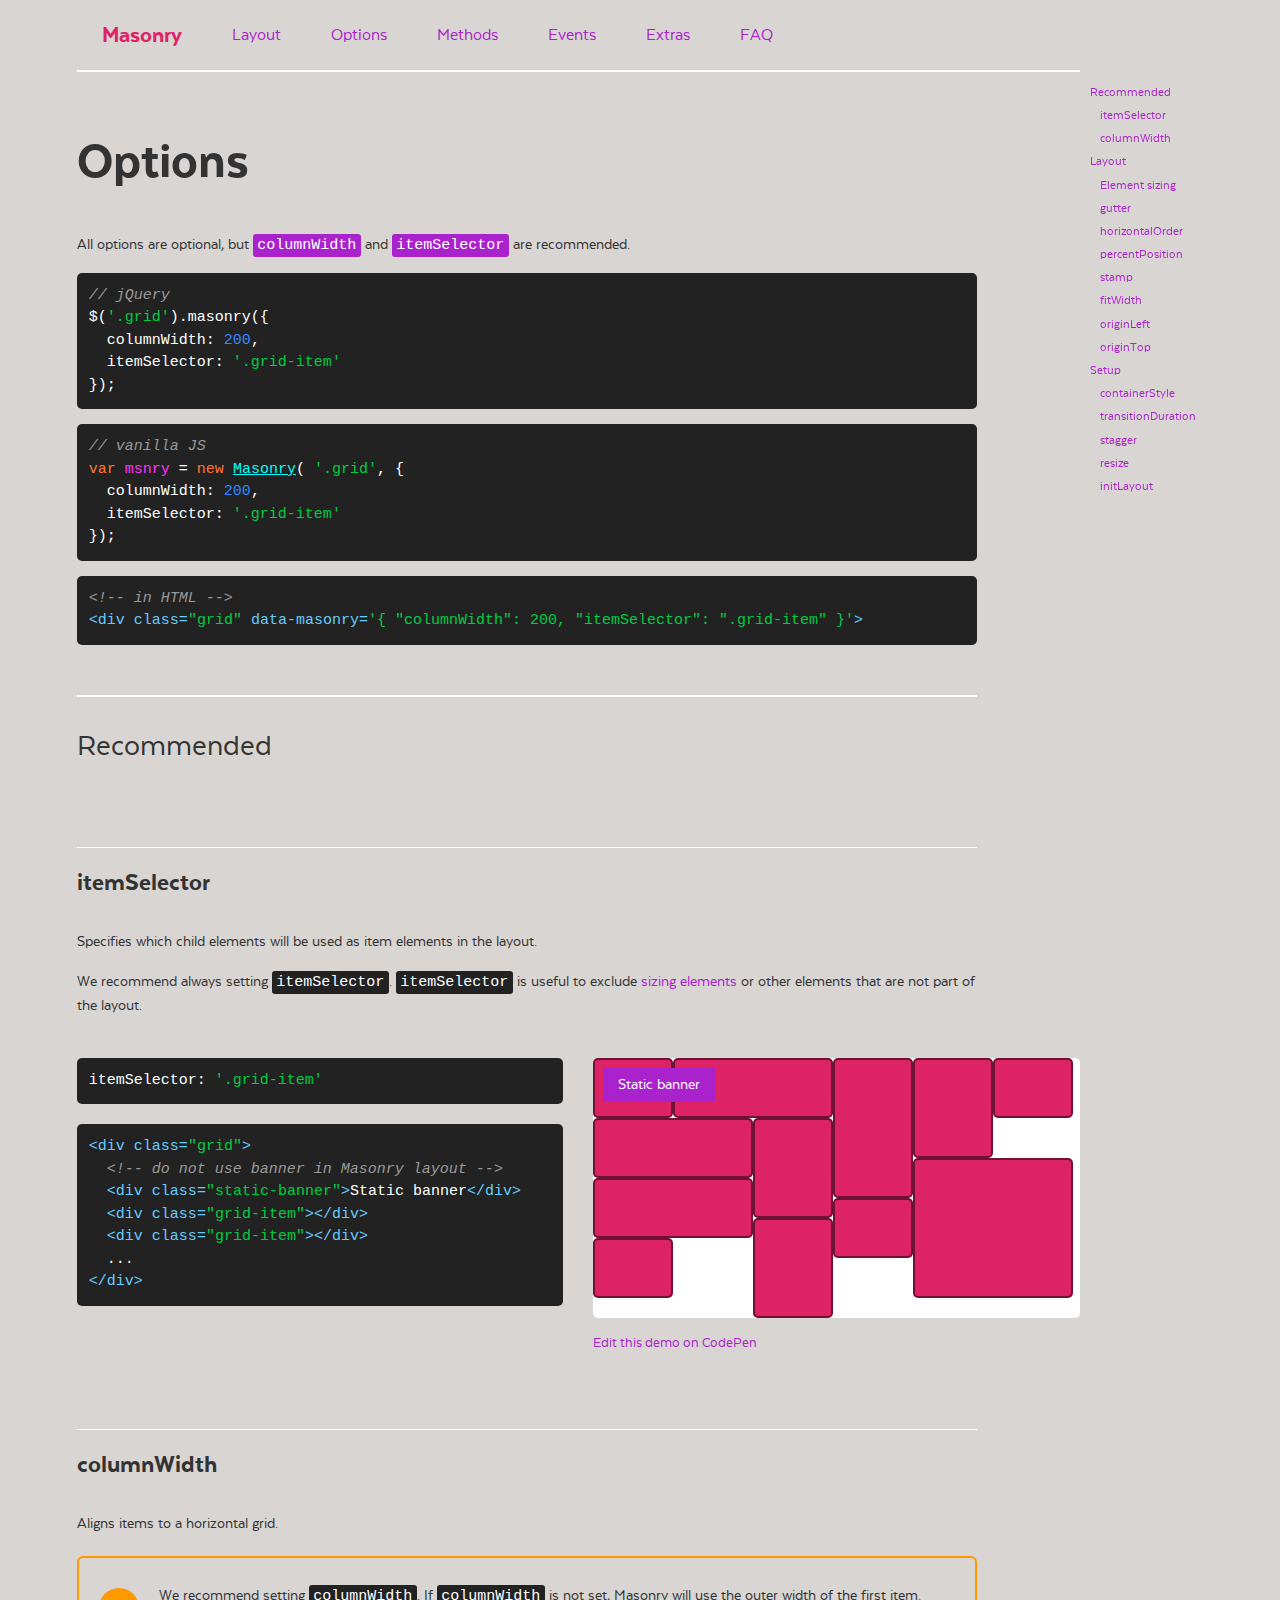
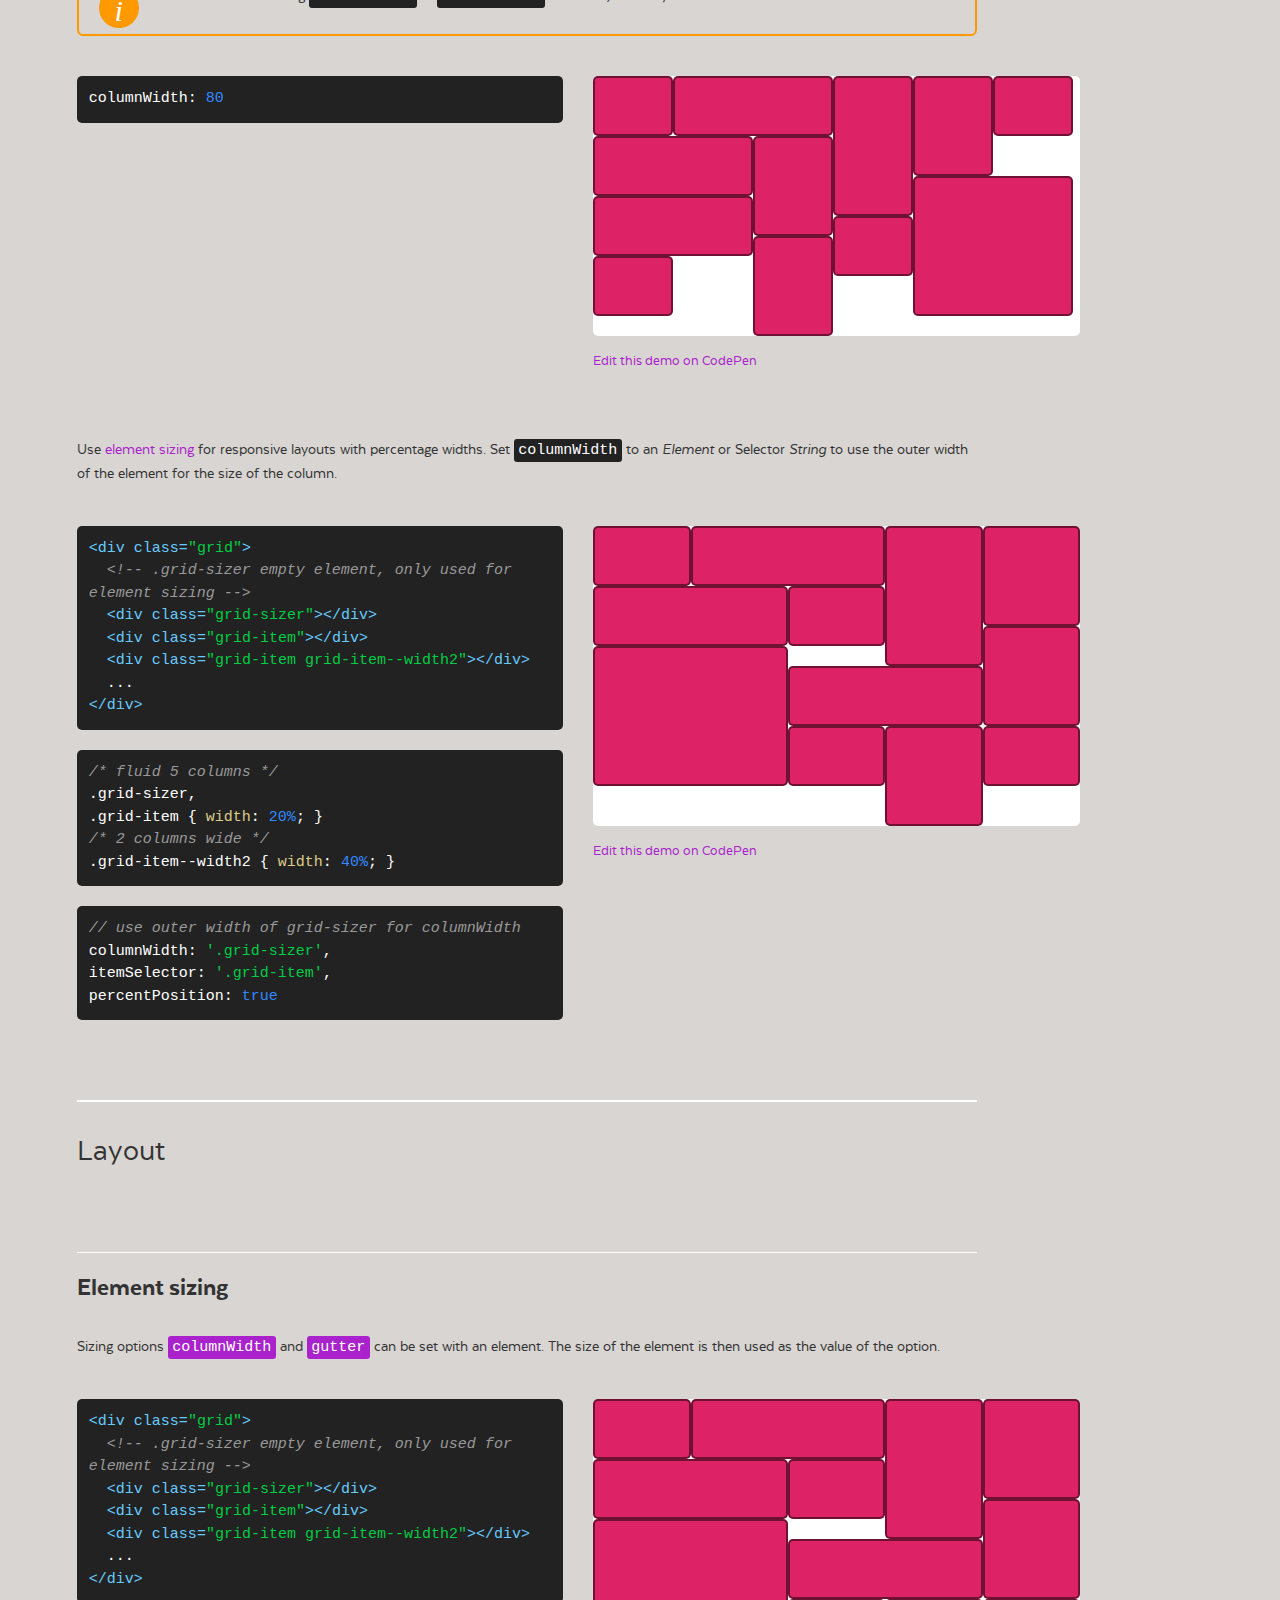
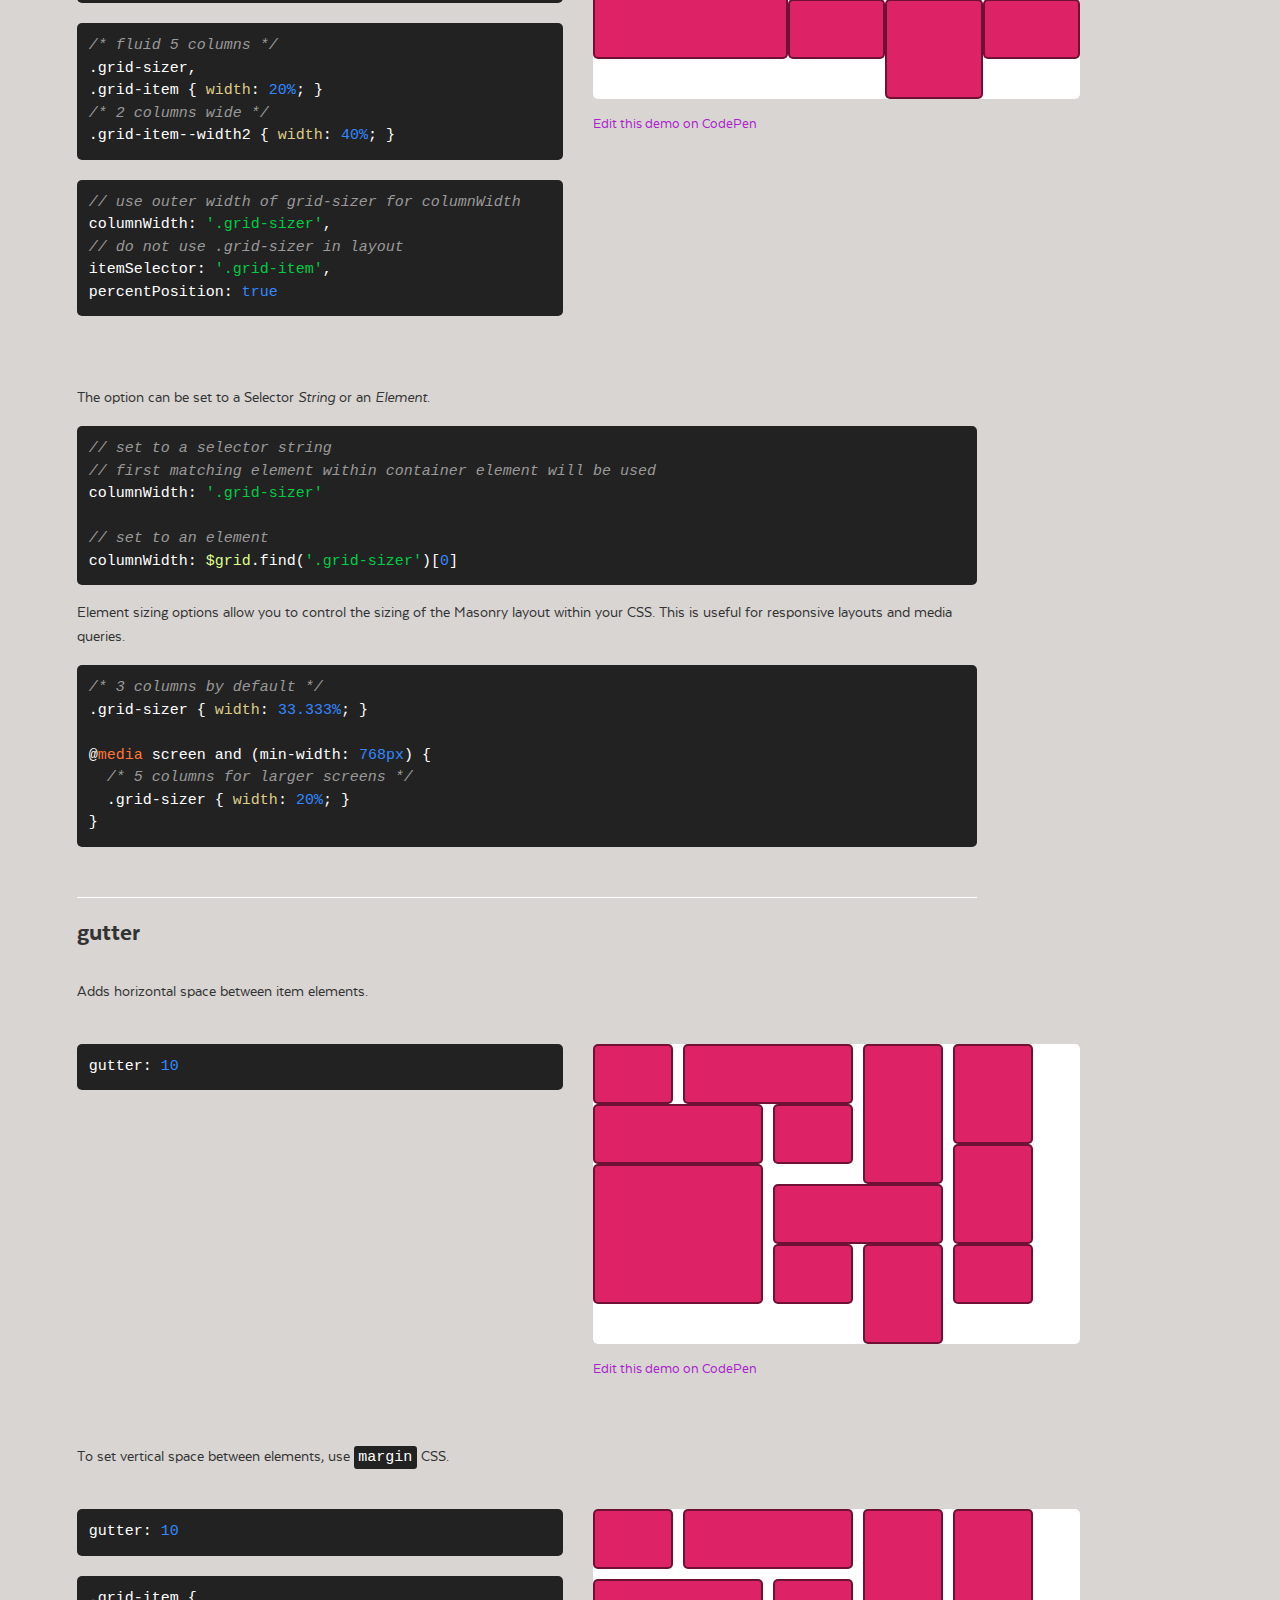
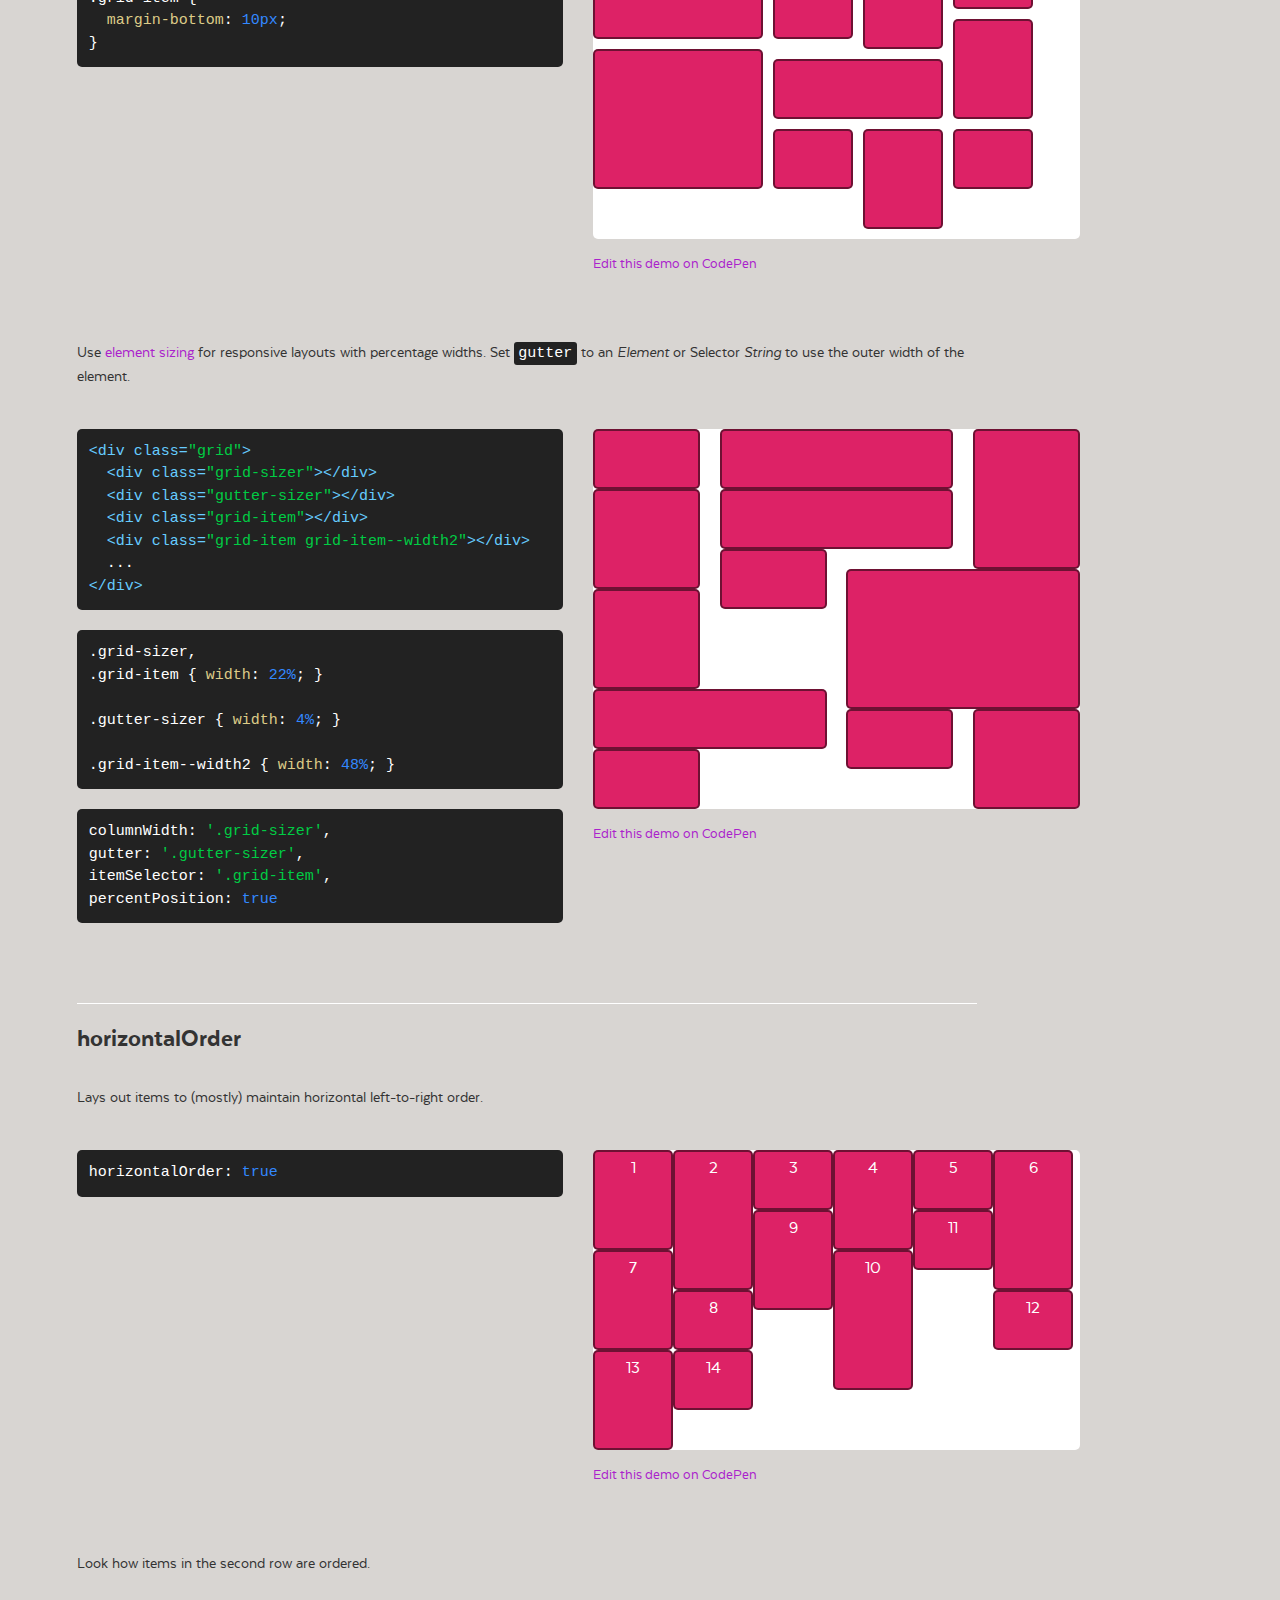
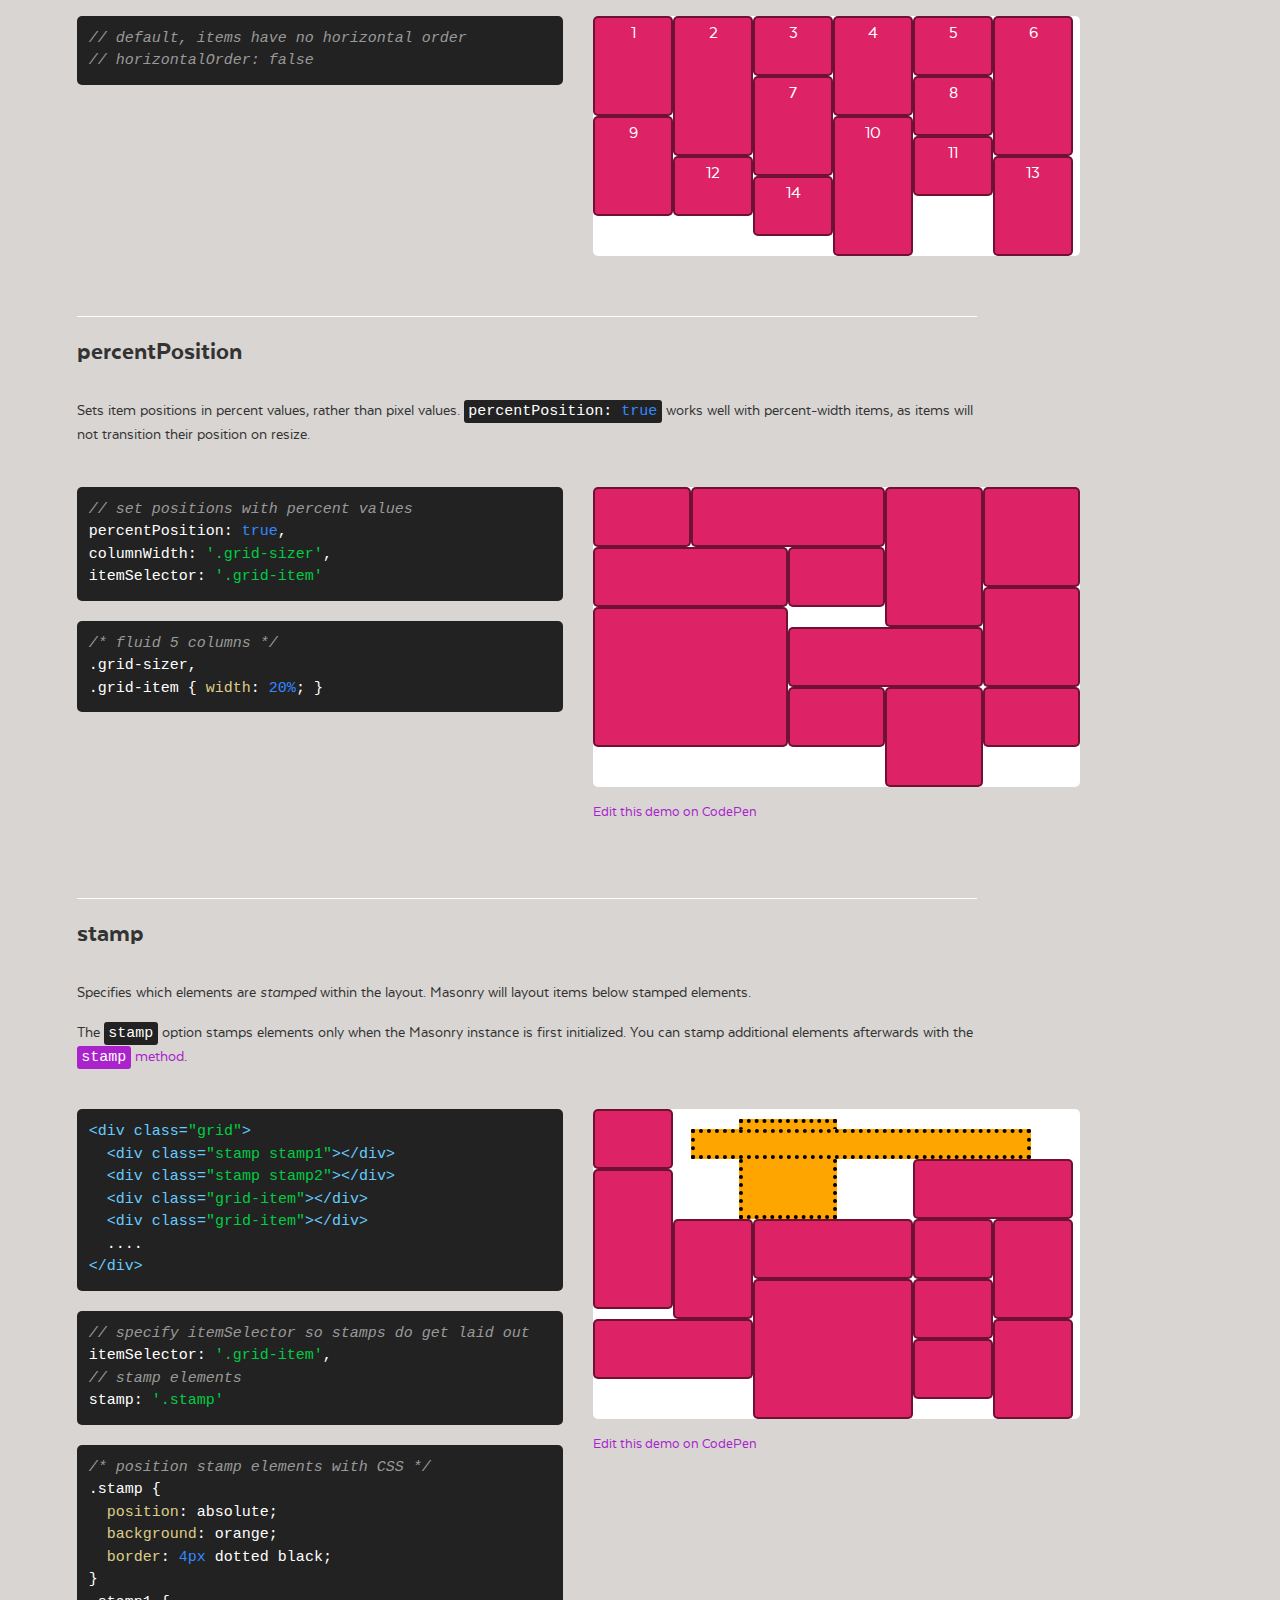
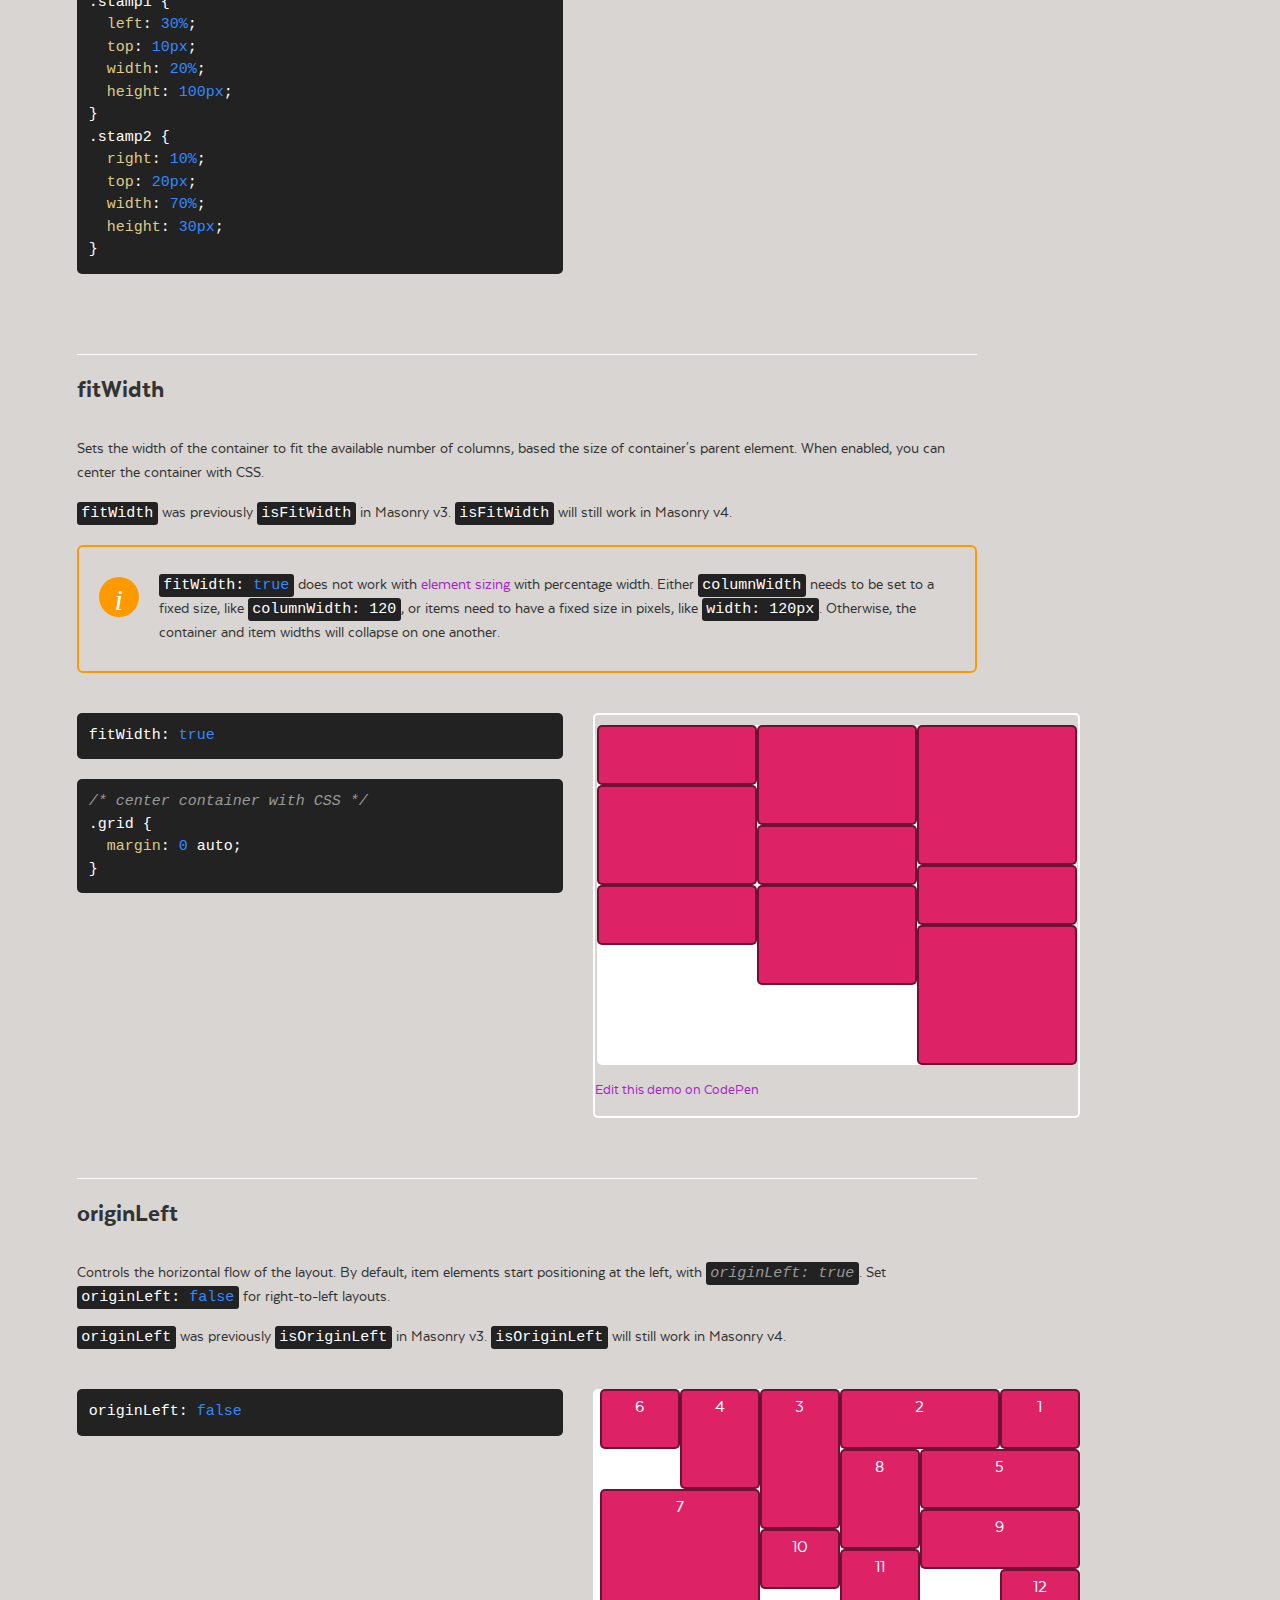
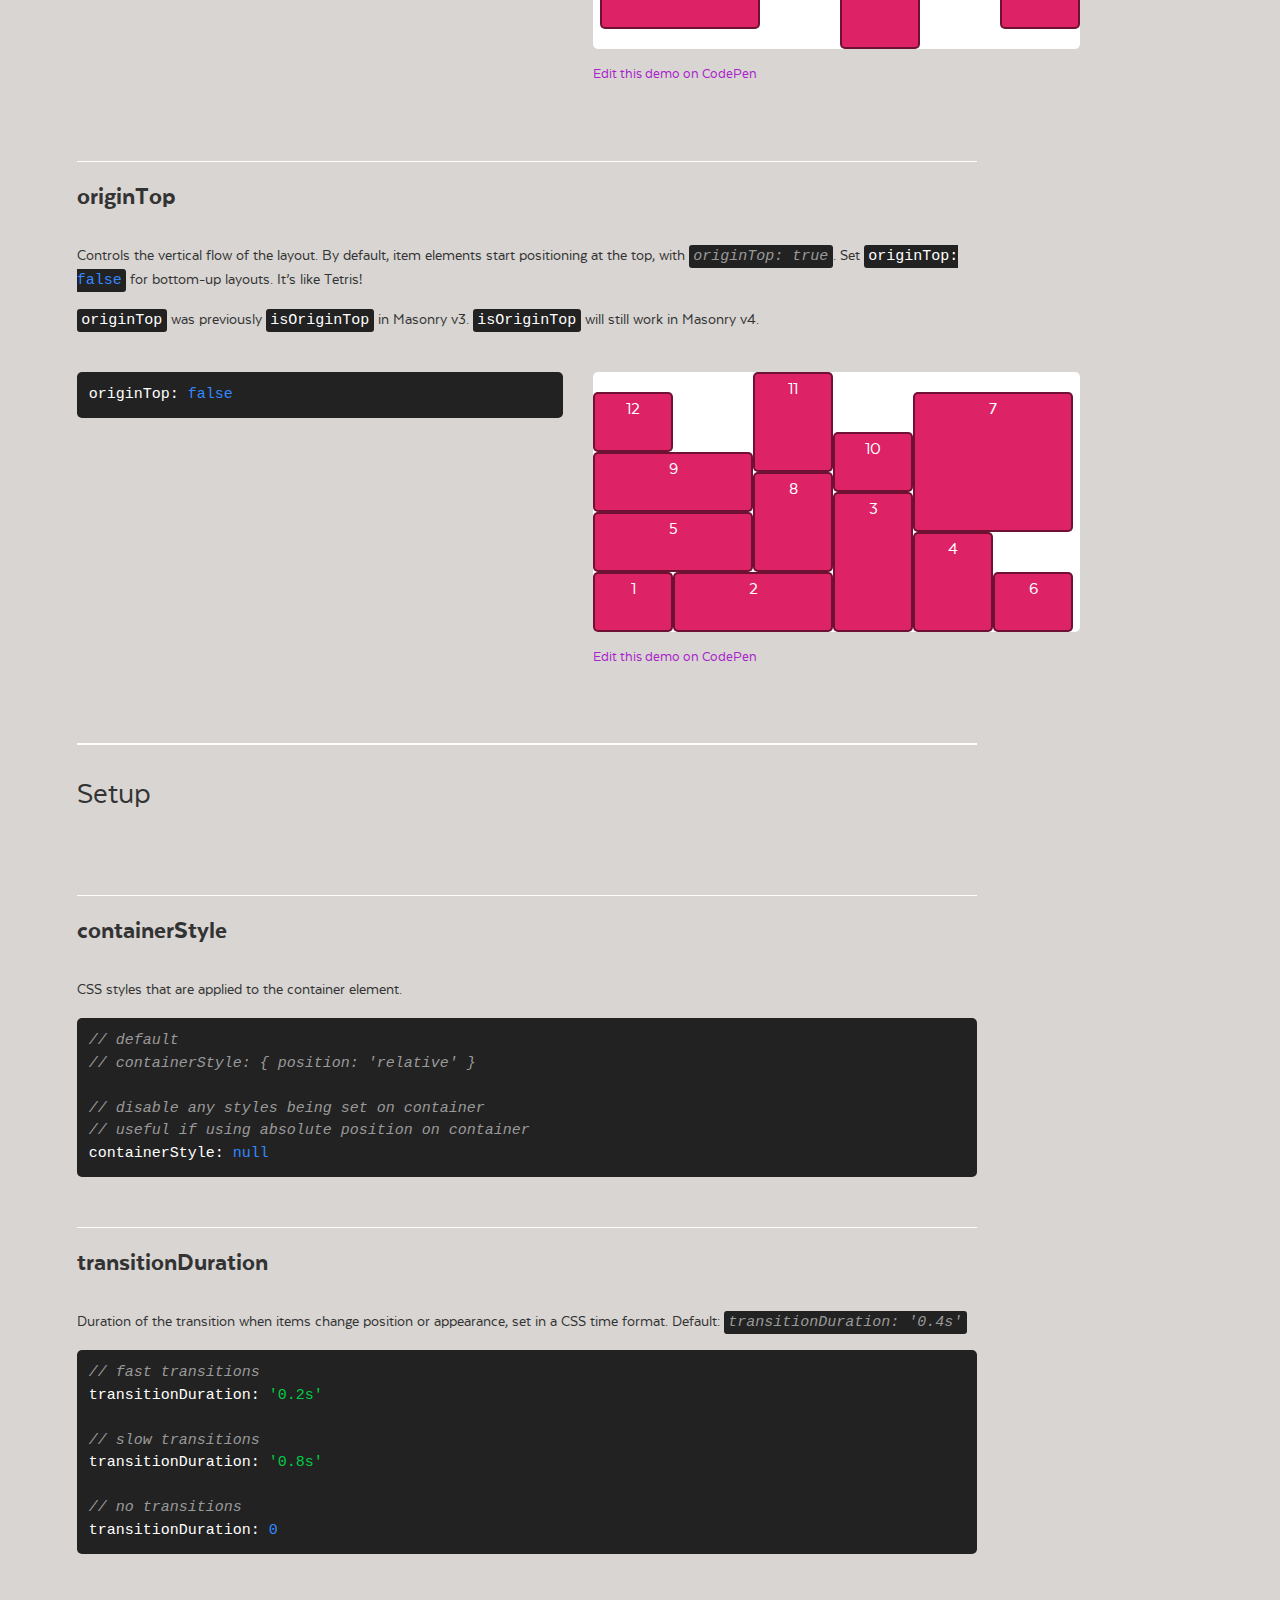
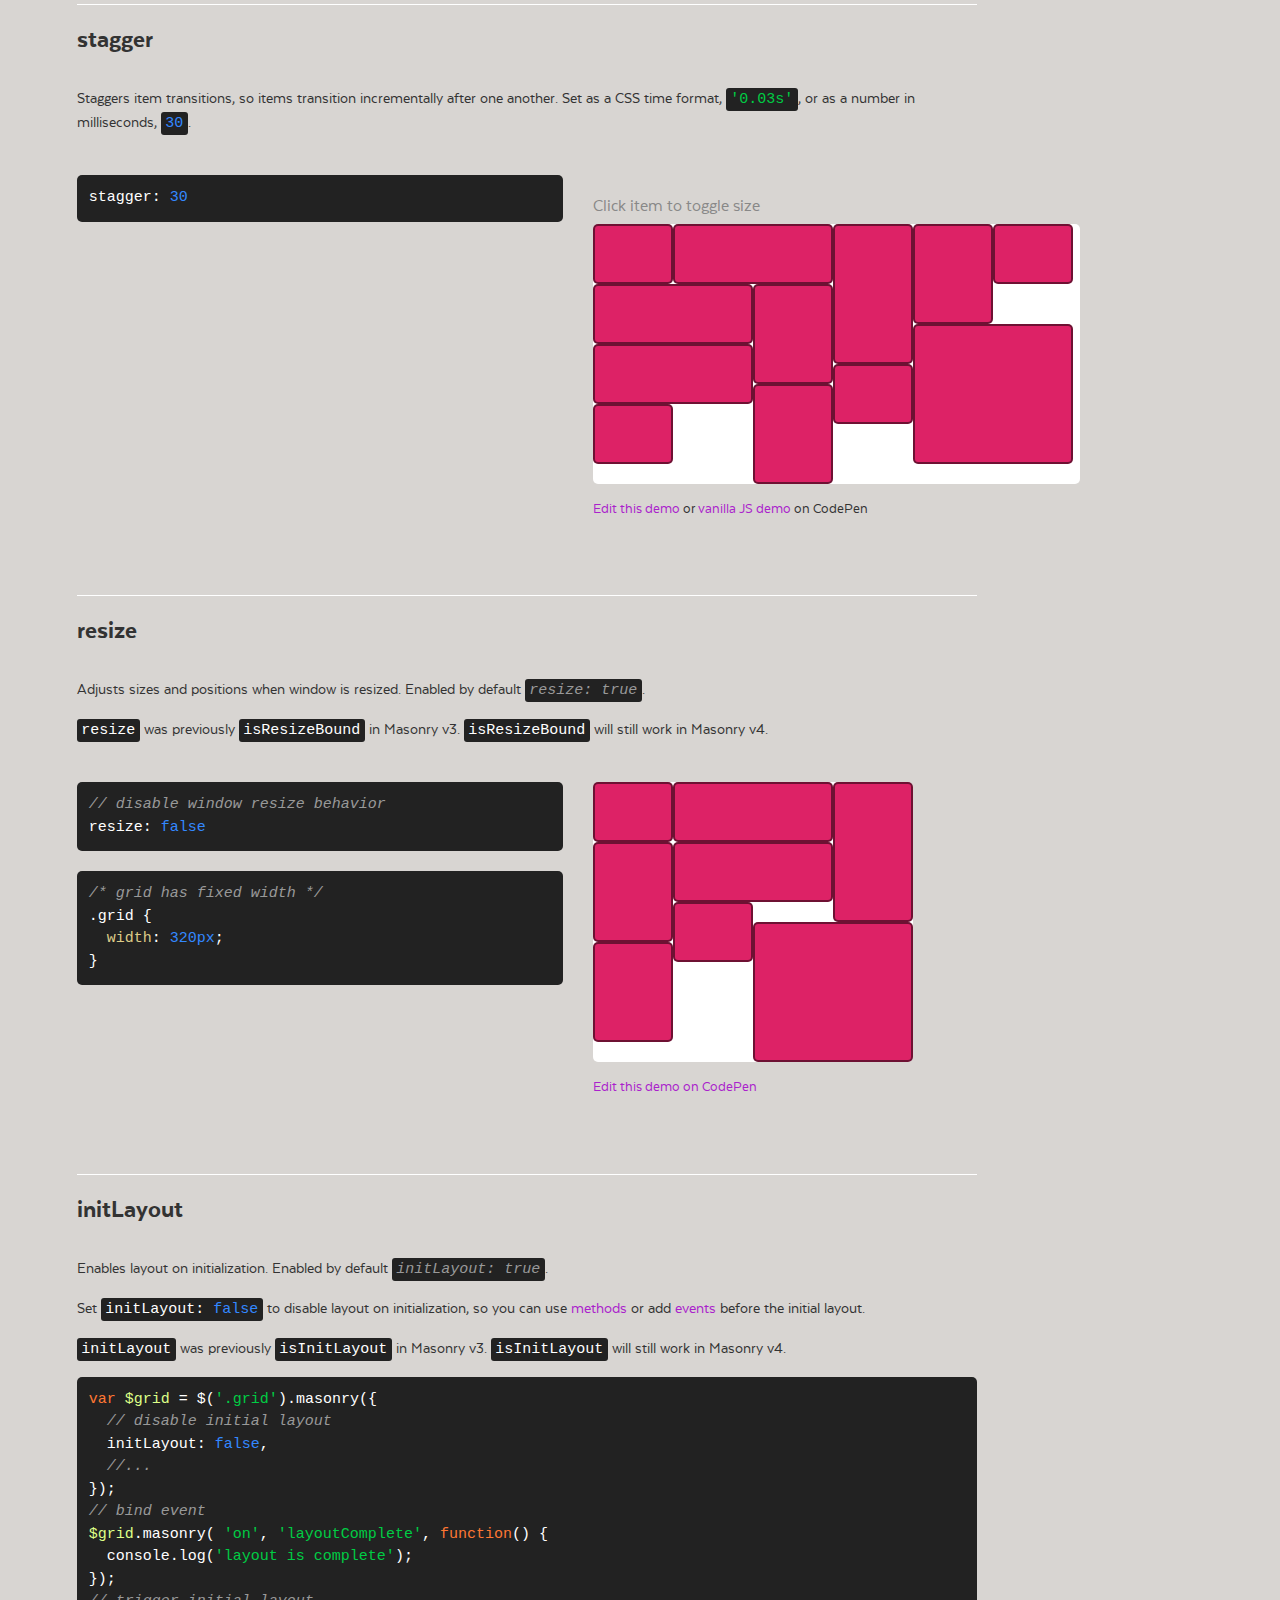
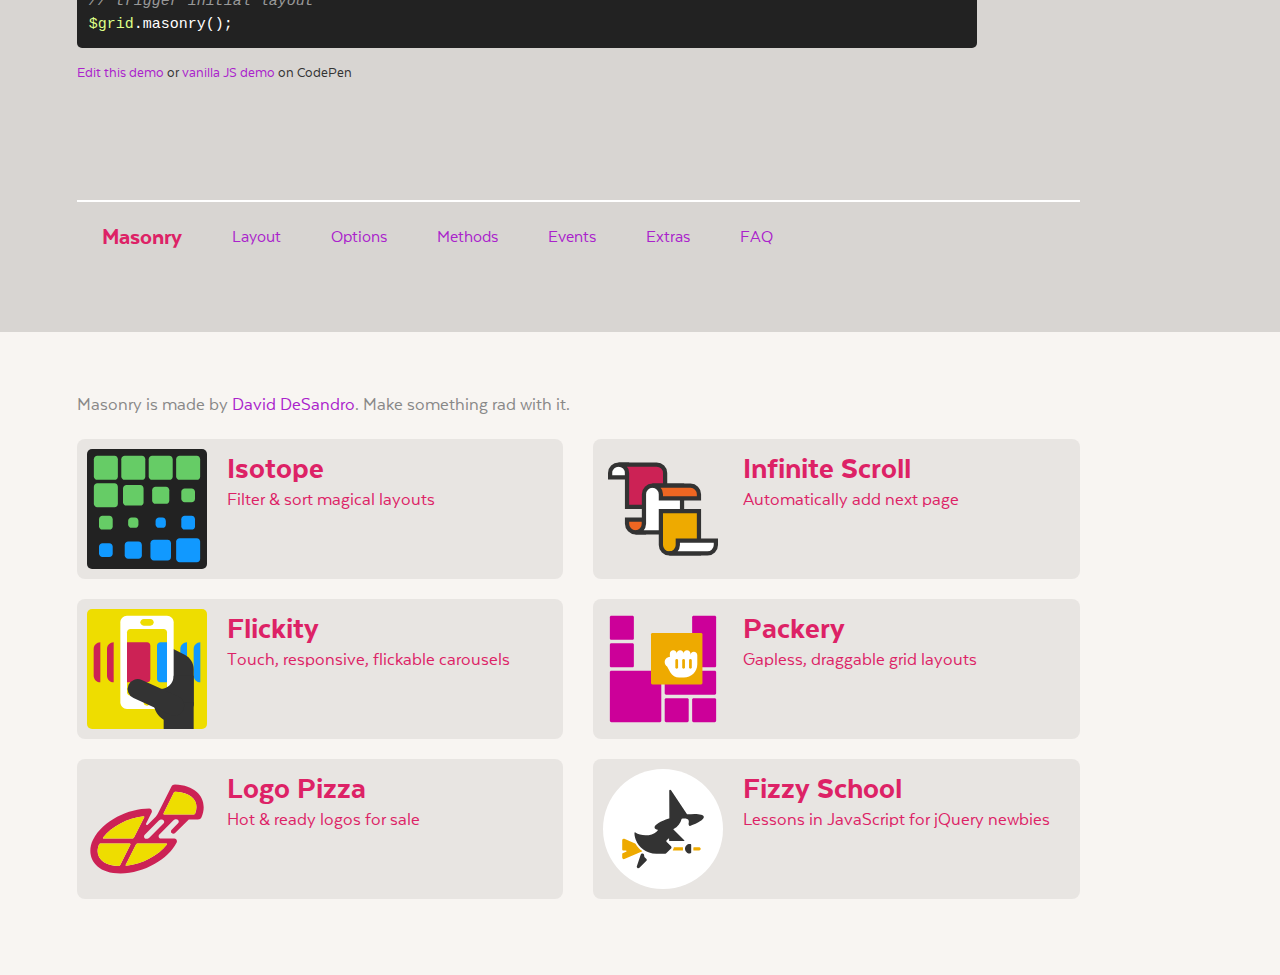
<file: library/masonry-docs/options.html>
<!doctype html>
<html class="export" lang="en">
<head>
  <meta charset="utf-8">
  <meta http-equiv="X-UA-Compatible" content="IE=edge,chrome=1">
  <meta name="viewport" content="width=device-width">
  <meta name="description" content="Cascading grid layout library">

  <title>Masonry &#xB7; Options</title>

    <link rel="stylesheet" href="css/masonry-docs.css?3" media="screen">

</head>
<body class="page--" data-page="">


  <div class="site-nav">
    <div class="container">
      <ol class="site-nav__list">
        <li class="site-nav__item site-nav__item--homepage">
          <a href=".">Masonry</a></li>
        <li class="site-nav__item site-nav__item--layout">
          <a href="layout.html">Layout</a></li>
        <li class="site-nav__item site-nav__item--options">
          <a href="options.html">Options</a></li>
        <li class="site-nav__item site-nav__item--methods">
          <a href="methods.html">Methods</a></li>
        <li class="site-nav__item site-nav__item--events">
          <a href="events.html">Events</a></li>
        <li class="site-nav__item site-nav__item--extras">
          <a href="extras.html">Extras</a></li>
        <li class="site-nav__item site-nav__item--faq">
          <a href="faq.html">FAQ</a></li>
      </ol>
    </div>
  </div>


  <div id="content" class="content container">

      <h1>Options</h1>

    <ul class="page-nav">
<li class="page-nav__item page-nav__item--h2"><a href="#recommended">Recommended</a></li>
<li class="page-nav__item page-nav__item--h3"><a href="#itemselector">itemSelector</a></li>
<li class="page-nav__item page-nav__item--h3"><a href="#columnwidth">columnWidth</a></li>
<li class="page-nav__item page-nav__item--h2"><a href="#layout">Layout</a></li>
<li class="page-nav__item page-nav__item--h3"><a href="#element-sizing">Element sizing</a></li>
<li class="page-nav__item page-nav__item--h3"><a href="#gutter">gutter</a></li>
<li class="page-nav__item page-nav__item--h3"><a href="#horizontalorder">horizontalOrder</a></li>
<li class="page-nav__item page-nav__item--h3"><a href="#percentposition">percentPosition</a></li>
<li class="page-nav__item page-nav__item--h3"><a href="#stamp">stamp</a></li>
<li class="page-nav__item page-nav__item--h3"><a href="#fitwidth">fitWidth</a></li>
<li class="page-nav__item page-nav__item--h3"><a href="#originleft">originLeft</a></li>
<li class="page-nav__item page-nav__item--h3"><a href="#origintop">originTop</a></li>
<li class="page-nav__item page-nav__item--h2"><a href="#setup">Setup</a></li>
<li class="page-nav__item page-nav__item--h3"><a href="#containerstyle">containerStyle</a></li>
<li class="page-nav__item page-nav__item--h3"><a href="#transitionduration">transitionDuration</a></li>
<li class="page-nav__item page-nav__item--h3"><a href="#stagger">stagger</a></li>
<li class="page-nav__item page-nav__item--h3"><a href="#resize">resize</a></li>
<li class="page-nav__item page-nav__item--h3"><a href="#initlayout">initLayout</a></li>
</ul>


<p>All options are optional, but <a href="#columnwidth"><code>columnWidth</code></a> and <a href="#itemselector"><code>itemSelector</code></a> are recommended.</p>

<pre><code class="js"><span class="comment">// jQuery</span>
$(<span class="string">&apos;.grid&apos;</span>).masonry({
  <span class="attr">columnWidth</span>: <span class="number">200</span>,
  <span class="attr">itemSelector</span>: <span class="string">&apos;.grid-item&apos;</span>
});
</code></pre>

<pre><code class="js"><span class="comment">// vanilla JS</span>
<span class="keyword">var</span> <span class="masonry_var">msnry</span> = <span class="keyword">new</span> <span class="masonry_keyword">Masonry</span>( <span class="string">&apos;.grid&apos;</span>, {
  <span class="attr">columnWidth</span>: <span class="number">200</span>,
  <span class="attr">itemSelector</span>: <span class="string">&apos;.grid-item&apos;</span>
});
</code></pre>

<pre><code class="html"><span class="comment">&lt;!-- in HTML --&gt;</span>
<span class="tag">&lt;<span class="name">div</span> <span class="attr">class</span>=<span class="string">&quot;grid&quot;</span> <span class="attr">data-masonry</span>=<span class="string">&apos;{ &quot;columnWidth&quot;: 200, &quot;itemSelector&quot;: &quot;.grid-item&quot; }&apos;</span>&gt;</span>
</code></pre>


<h2 id="recommended">Recommended</h2>


<h3 id="itemselector">itemSelector</h3>

<p>Specifies which child elements will be used as item elements in the layout.</p>

<p>We recommend always setting <code>itemSelector</code>. <code>itemSelector</code> is useful to exclude <a href="#element-sizing">sizing elements</a> or other elements that are not part of the layout.</p>

<div class="duo example">
  <div class="duo__cell example__code">
<pre><code class="js">itemSelector: <span class="string">&apos;.grid-item&apos;</span>
</code></pre>

<pre><code class="html"><span class="tag">&lt;<span class="name">div</span> <span class="attr">class</span>=<span class="string">&quot;grid&quot;</span>&gt;</span>
  <span class="comment">&lt;!-- do not use banner in Masonry layout --&gt;</span>
  <span class="tag">&lt;<span class="name">div</span> <span class="attr">class</span>=<span class="string">&quot;static-banner&quot;</span>&gt;</span>Static banner<span class="tag">&lt;/<span class="name">div</span>&gt;</span>
  <span class="tag">&lt;<span class="name">div</span> <span class="attr">class</span>=<span class="string">&quot;grid-item&quot;</span>&gt;</span><span class="tag">&lt;/<span class="name">div</span>&gt;</span>
  <span class="tag">&lt;<span class="name">div</span> <span class="attr">class</span>=<span class="string">&quot;grid-item&quot;</span>&gt;</span><span class="tag">&lt;/<span class="name">div</span>&gt;</span>
  ...
<span class="tag">&lt;/<span class="name">div</span>&gt;</span>
</code></pre>
  </div>
  <div class="duo__cell example__demo">
    <div class="grid grid--has-banner" data-masonry="{ &quot;itemSelector&quot;: &quot;.grid-item&quot;, &quot;columnWidth&quot;: 80 }">
      <div class="static-banner">Static banner</div>
      <div class="grid-item"></div>
      <div class="grid-item grid-item--width2"></div>
      <div class="grid-item grid-item--height3"></div>
      <div class="grid-item grid-item--height2"></div>
      <div class="grid-item grid-item--width2"></div>
      <div class="grid-item"></div>
      <div class="grid-item grid-item--width2 grid-item--height3"></div>
      <div class="grid-item grid-item--height2"></div>
      <div class="grid-item grid-item--width2"></div>
      <div class="grid-item"></div>
      <div class="grid-item grid-item--height2"></div>
      <div class="grid-item"></div>
    </div>
    <p class="edit-demo">
        <a href="https://codepen.io/desandro/pen/Jdbzvx">Edit this demo on CodePen</a>
    </p>
  </div>
</div>


<h3 id="columnwidth">columnWidth</h3>

<p>Aligns items to a horizontal grid.</p>

<div class="call-out">
  <p>We recommend setting <code>columnWidth</code>. If <code>columnWidth</code> is not set, Masonry will use the outer width of the first item.</p>
</div>

<div class="duo example">
  <div class="duo__cell example__code">
<pre><code class="js">columnWidth: <span class="number">80</span>
</code></pre>
  </div>
  <div class="duo__cell example__demo">
    <div class="grid" data-masonry="{ &quot;columnWidth&quot;: 80 }">
      <div class="grid-item"></div>
      <div class="grid-item grid-item--width2"></div>
      <div class="grid-item grid-item--height3"></div>
      <div class="grid-item grid-item--height2"></div>
      <div class="grid-item grid-item--width2"></div>
      <div class="grid-item"></div>
      <div class="grid-item grid-item--width2 grid-item--height3"></div>
      <div class="grid-item grid-item--height2"></div>
      <div class="grid-item grid-item--width2"></div>
      <div class="grid-item"></div>
      <div class="grid-item grid-item--height2"></div>
      <div class="grid-item"></div>
    </div>
    <p class="edit-demo">
        <a href="https://codepen.io/desandro/pen/osFxj">Edit this demo on CodePen</a>
    </p>
  </div>
</div>

<p>Use <a href="../options.html#element-sizing">element sizing</a> for responsive layouts with percentage widths. Set <code>columnWidth</code> to an <i>Element</i> or Selector <i>String</i> to use the outer width of the element for the size of the column.</p>

<div class="duo example">
  <div class="duo__cell example__code">
<pre><code class="html"><span class="tag">&lt;<span class="name">div</span> <span class="attr">class</span>=<span class="string">&quot;grid&quot;</span>&gt;</span>
  <span class="comment">&lt;!-- .grid-sizer empty element, only used for element sizing --&gt;</span>
  <span class="tag">&lt;<span class="name">div</span> <span class="attr">class</span>=<span class="string">&quot;grid-sizer&quot;</span>&gt;</span><span class="tag">&lt;/<span class="name">div</span>&gt;</span>
  <span class="tag">&lt;<span class="name">div</span> <span class="attr">class</span>=<span class="string">&quot;grid-item&quot;</span>&gt;</span><span class="tag">&lt;/<span class="name">div</span>&gt;</span>
  <span class="tag">&lt;<span class="name">div</span> <span class="attr">class</span>=<span class="string">&quot;grid-item grid-item--width2&quot;</span>&gt;</span><span class="tag">&lt;/<span class="name">div</span>&gt;</span>
  ...
<span class="tag">&lt;/<span class="name">div</span>&gt;</span>
</code></pre>

<pre><code class="css"><span class="comment">/* fluid 5 columns */</span>
<span class="selector-class">.grid-sizer</span>,
<span class="selector-class">.grid-item</span> { <span class="attribute">width</span>: <span class="number">20%</span>; }
<span class="comment">/* 2 columns wide */</span>
<span class="selector-class">.grid-item--width2</span> { <span class="attribute">width</span>: <span class="number">40%</span>; }
</code></pre>

<pre><code class="js"><span class="comment">// use outer width of grid-sizer for columnWidth</span>
columnWidth: <span class="string">&apos;.grid-sizer&apos;</span>,
<span class="attr">itemSelector</span>: <span class="string">&apos;.grid-item&apos;</span>,
<span class="attr">percentPosition</span>: <span class="literal">true</span>
</code></pre>
  </div>
  <div class="duo__cell example__demo">
    <div class="grid grid--fluid-5-col" data-masonry="{ &quot;itemSelector&quot;: &quot;.grid-item&quot;, &quot;columnWidth&quot;: &quot;.grid-sizer&quot;,  &quot;percentPosition&quot;: true }">
      <div class="grid-sizer"></div>
      <div class="grid-item"></div>
      <div class="grid-item grid-item--width2"></div>
      <div class="grid-item grid-item--height3"></div>
      <div class="grid-item grid-item--height2"></div>
      <div class="grid-item grid-item--width2"></div>
      <div class="grid-item"></div>
      <div class="grid-item grid-item--width2 grid-item--height3"></div>
      <div class="grid-item grid-item--height2"></div>
      <div class="grid-item grid-item--width2"></div>
      <div class="grid-item"></div>
      <div class="grid-item grid-item--height2"></div>
      <div class="grid-item"></div>
    </div>
    <p class="edit-demo">
        <a href="https://codepen.io/desandro/pen/JFpeg">Edit this demo on CodePen</a>
    </p>
  </div>
</div>


<h2 id="layout">Layout</h2>


<h3 id="element-sizing">Element sizing</h3>

<p>Sizing options <a href="#columnwidth"><code>columnWidth</code></a> and <a href="#gutter"><code>gutter</code></a> can be set with an element. The size of the element is then used as the value of the option.</p>

<div class="duo example">
  <div class="duo__cell example__code">
<pre><code class="html"><span class="tag">&lt;<span class="name">div</span> <span class="attr">class</span>=<span class="string">&quot;grid&quot;</span>&gt;</span>
  <span class="comment">&lt;!-- .grid-sizer empty element, only used for element sizing --&gt;</span>
  <span class="tag">&lt;<span class="name">div</span> <span class="attr">class</span>=<span class="string">&quot;grid-sizer&quot;</span>&gt;</span><span class="tag">&lt;/<span class="name">div</span>&gt;</span>
  <span class="tag">&lt;<span class="name">div</span> <span class="attr">class</span>=<span class="string">&quot;grid-item&quot;</span>&gt;</span><span class="tag">&lt;/<span class="name">div</span>&gt;</span>
  <span class="tag">&lt;<span class="name">div</span> <span class="attr">class</span>=<span class="string">&quot;grid-item grid-item--width2&quot;</span>&gt;</span><span class="tag">&lt;/<span class="name">div</span>&gt;</span>
  ...
<span class="tag">&lt;/<span class="name">div</span>&gt;</span>
</code></pre>

<pre><code class="css"><span class="comment">/* fluid 5 columns */</span>
<span class="selector-class">.grid-sizer</span>,
<span class="selector-class">.grid-item</span> { <span class="attribute">width</span>: <span class="number">20%</span>; }
<span class="comment">/* 2 columns wide */</span>
<span class="selector-class">.grid-item--width2</span> { <span class="attribute">width</span>: <span class="number">40%</span>; }
</code></pre>

<pre><code class="js"><span class="comment">// use outer width of grid-sizer for columnWidth</span>
columnWidth: <span class="string">&apos;.grid-sizer&apos;</span>,
<span class="comment">// do not use .grid-sizer in layout</span>
itemSelector: <span class="string">&apos;.grid-item&apos;</span>,
<span class="attr">percentPosition</span>: <span class="literal">true</span>
</code></pre>
  </div>
  <div class="duo__cell example__demo">
    <div class="grid grid--fluid-5-col" data-masonry="{ &quot;itemSelector&quot;: &quot;.grid-item&quot;, &quot;columnWidth&quot;: &quot;.grid-sizer&quot;,  &quot;percentPosition&quot;: true }">
      <div class="grid-sizer"></div>
      <div class="grid-item"></div>
      <div class="grid-item grid-item--width2"></div>
      <div class="grid-item grid-item--height3"></div>
      <div class="grid-item grid-item--height2"></div>
      <div class="grid-item grid-item--width2"></div>
      <div class="grid-item"></div>
      <div class="grid-item grid-item--width2 grid-item--height3"></div>
      <div class="grid-item grid-item--height2"></div>
      <div class="grid-item grid-item--width2"></div>
      <div class="grid-item"></div>
      <div class="grid-item grid-item--height2"></div>
      <div class="grid-item"></div>
    </div>
    <p class="edit-demo">
        <a href="https://codepen.io/desandro/pen/JFpeg">Edit this demo on CodePen</a>
    </p>
  </div>
</div>

<p>The option can be set to a Selector <i>String</i> or an <i>Element</i>.</p>

<pre><code class="js"><span class="comment">// set to a selector string</span>
<span class="comment">// first matching element within container element will be used</span>
columnWidth: <span class="string">&apos;.grid-sizer&apos;</span>

<span class="comment">// set to an element</span>
columnWidth: <span class="jquery_var">$grid</span>.find(<span class="string">&apos;.grid-sizer&apos;</span>)[<span class="number">0</span>]
</code></pre>

<p>Element sizing options allow you to control the sizing of the Masonry layout within your CSS. This is useful for responsive layouts and media queries.</p>

<pre><code class="css"><span class="comment">/* 3 columns by default */</span>
<span class="selector-class">.grid-sizer</span> { <span class="attribute">width</span>: <span class="number">33.333%</span>; }

@<span class="keyword">media</span> screen and (min-width: <span class="number">768px</span>) {
  <span class="comment">/* 5 columns for larger screens */</span>
  <span class="selector-class">.grid-sizer</span> { <span class="attribute">width</span>: <span class="number">20%</span>; }
}
</code></pre>


<h3 id="gutter">gutter</h3>

<p>Adds horizontal space between item elements.</p>

<div class="duo example">
  <div class="duo__cell example__code">
<pre><code class="js">gutter: <span class="number">10</span>
</code></pre>
  </div>
  <div class="duo__cell example__demo">
    <div class="grid grid--gutter" data-masonry="{ &quot;gutter&quot;: 10 }">
      <div class="grid-item"></div>
      <div class="grid-item grid-item--width2"></div>
      <div class="grid-item grid-item--height3"></div>
      <div class="grid-item grid-item--height2"></div>
      <div class="grid-item grid-item--width2"></div>
      <div class="grid-item"></div>
      <div class="grid-item grid-item--width2 grid-item--height3"></div>
      <div class="grid-item grid-item--height2"></div>
      <div class="grid-item grid-item--width2"></div>
      <div class="grid-item"></div>
      <div class="grid-item grid-item--height2"></div>
      <div class="grid-item"></div>
    </div>
    <p class="edit-demo">
        <a href="https://codepen.io/desandro/pen/iIbgC">Edit this demo on CodePen</a>
    </p>
  </div>
</div>

<p>To set vertical space between elements, use <code>margin</code> CSS.</p>

<div class="duo example">
  <div class="duo__cell example__code">
<pre><code class="js">gutter: <span class="number">10</span>
</code></pre>

<pre><code class="css"><span class="selector-class">.grid-item</span> {
  <span class="attribute">margin-bottom</span>: <span class="number">10px</span>;
}
</code></pre>
  </div>
  <div class="duo__cell example__demo">
    <div class="grid grid--gutter grid--gutter-bottom" data-masonry="{ &quot;gutter&quot;: 10 }">
      <div class="grid-item"></div>
      <div class="grid-item grid-item--width2"></div>
      <div class="grid-item grid-item--height3"></div>
      <div class="grid-item grid-item--height2"></div>
      <div class="grid-item grid-item--width2"></div>
      <div class="grid-item"></div>
      <div class="grid-item grid-item--width2 grid-item--height3"></div>
      <div class="grid-item grid-item--height2"></div>
      <div class="grid-item grid-item--width2"></div>
      <div class="grid-item"></div>
      <div class="grid-item grid-item--height2"></div>
      <div class="grid-item"></div>
    </div>
    <p class="edit-demo">
        <a href="https://codepen.io/desandro/pen/gbnko">Edit this demo on CodePen</a>
    </p>
  </div>
</div>

<p>Use <a href="#element-sizing">element sizing</a> for responsive layouts with percentage widths. Set <code>gutter</code> to an <i>Element</i> or Selector <i>String</i> to use the outer width of the element.</p>

<div class="duo example">
  <div class="duo__cell example__code">
<pre><code class="html"><span class="tag">&lt;<span class="name">div</span> <span class="attr">class</span>=<span class="string">&quot;grid&quot;</span>&gt;</span>
  <span class="tag">&lt;<span class="name">div</span> <span class="attr">class</span>=<span class="string">&quot;grid-sizer&quot;</span>&gt;</span><span class="tag">&lt;/<span class="name">div</span>&gt;</span>
  <span class="tag">&lt;<span class="name">div</span> <span class="attr">class</span>=<span class="string">&quot;gutter-sizer&quot;</span>&gt;</span><span class="tag">&lt;/<span class="name">div</span>&gt;</span>
  <span class="tag">&lt;<span class="name">div</span> <span class="attr">class</span>=<span class="string">&quot;grid-item&quot;</span>&gt;</span><span class="tag">&lt;/<span class="name">div</span>&gt;</span>
  <span class="tag">&lt;<span class="name">div</span> <span class="attr">class</span>=<span class="string">&quot;grid-item grid-item--width2&quot;</span>&gt;</span><span class="tag">&lt;/<span class="name">div</span>&gt;</span>
  ...
<span class="tag">&lt;/<span class="name">div</span>&gt;</span>
</code></pre>

<pre><code class="css"><span class="selector-class">.grid-sizer</span>,
<span class="selector-class">.grid-item</span> { <span class="attribute">width</span>: <span class="number">22%</span>; }

<span class="selector-class">.gutter-sizer</span> { <span class="attribute">width</span>: <span class="number">4%</span>; }

<span class="selector-class">.grid-item--width2</span> { <span class="attribute">width</span>: <span class="number">48%</span>; }
</code></pre>

<pre><code class="js">columnWidth: <span class="string">&apos;.grid-sizer&apos;</span>,
<span class="attr">gutter</span>: <span class="string">&apos;.gutter-sizer&apos;</span>,
<span class="attr">itemSelector</span>: <span class="string">&apos;.grid-item&apos;</span>,
<span class="attr">percentPosition</span>: <span class="literal">true</span>
</code></pre>
  </div>
  <div class="duo__cell example__demo">
    <div class="grid grid--fluid-gutter" data-masonry="{ &quot;itemSelector&quot;: &quot;.grid-item&quot;, &quot;columnWidth&quot;: &quot;.grid-sizer&quot;, &quot;gutter&quot;: &quot;.gutter-sizer&quot;, &quot;percentPosition&quot;: true }">
      <div class="gutter-sizer"></div>
      <div class="grid-sizer"></div>
      <div class="grid-item"></div>
      <div class="grid-item grid-item--width2"></div>
      <div class="grid-item grid-item--height3"></div>
      <div class="grid-item grid-item--height2"></div>
      <div class="grid-item grid-item--width2"></div>
      <div class="grid-item"></div>
      <div class="grid-item grid-item--width2 grid-item--height3"></div>
      <div class="grid-item grid-item--height2"></div>
      <div class="grid-item grid-item--width2"></div>
      <div class="grid-item"></div>
      <div class="grid-item grid-item--height2"></div>
      <div class="grid-item"></div>
    </div>
    <p class="edit-demo">
        <a href="https://codepen.io/desandro/pen/BAJKn">Edit this demo on CodePen</a>
    </p>
  </div>
</div>


<h3 id="horizontalorder">horizontalOrder</h3>

<p>Lays out items to (mostly) maintain horizontal left-to-right order.</p>


<div class="duo example">
  <div class="duo__cell example__code">
<pre><code class="js">horizontalOrder: <span class="literal">true</span>
</code></pre>
  </div>
  <div class="duo__cell example__demo">
    <div class="grid grid--counting" data-masonry="{ &quot;itemSelector&quot;: &quot;.grid-item&quot;, &quot;horizontalOrder&quot;: true }">
      <div class="grid-item grid-item--height2"></div>
      <div class="grid-item grid-item--height3"></div>
      <div class="grid-item"></div>
      <div class="grid-item grid-item--height2"></div>
      <div class="grid-item"></div>
      <div class="grid-item grid-item--height3"></div>
      <div class="grid-item grid-item--height2"></div>
      <div class="grid-item"></div>
      <div class="grid-item grid-item--height2"></div>
      <div class="grid-item grid-item--height3"></div>
      <div class="grid-item"></div>
      <div class="grid-item"></div>
      <div class="grid-item grid-item--height2"></div>
      <div class="grid-item"></div>
    </div>
    <p class="edit-demo">
        <a href="https://codepen.io/desandro/pen/EmKWdr">Edit this demo on CodePen</a>
    </p>
  </div>
</div>

<p>Look how items in the second row are ordered.</p>

<div class="duo example">
  <div class="duo__cell example__code">
<pre><code class="js"><span class="comment">// default, items have no horizontal order</span>
<span class="comment">// horizontalOrder: false</span>
</code></pre>
  </div>
  <div class="duo__cell example__demo">
    <div class="grid grid--counting" data-masonry="{ &quot;itemSelector&quot;: &quot;.grid-item&quot; }">
      <div class="grid-item grid-item--height2"></div>
      <div class="grid-item grid-item--height3"></div>
      <div class="grid-item"></div>
      <div class="grid-item grid-item--height2"></div>
      <div class="grid-item"></div>
      <div class="grid-item grid-item--height3"></div>
      <div class="grid-item grid-item--height2"></div>
      <div class="grid-item"></div>
      <div class="grid-item grid-item--height2"></div>
      <div class="grid-item grid-item--height3"></div>
      <div class="grid-item"></div>
      <div class="grid-item"></div>
      <div class="grid-item grid-item--height2"></div>
      <div class="grid-item"></div>
    </div>
  </div>
</div>


<h3 id="percentposition">percentPosition</h3>

<p>Sets item positions in percent values, rather than pixel values. <code>percentPosition: <span class="literal">true</span></code> works well with percent-width items, as items will not transition their position on resize.</p>

<div class="duo example">
  <div class="duo__cell example__code">
<pre><code class="js"><span class="comment">// set positions with percent values</span>
percentPosition: <span class="literal">true</span>,
<span class="attr">columnWidth</span>: <span class="string">&apos;.grid-sizer&apos;</span>,
<span class="attr">itemSelector</span>: <span class="string">&apos;.grid-item&apos;</span>
</code></pre>

<pre><code class="css"><span class="comment">/* fluid 5 columns */</span>
<span class="selector-class">.grid-sizer</span>,
<span class="selector-class">.grid-item</span> { <span class="attribute">width</span>: <span class="number">20%</span>; }
</code></pre>
  </div>
  <div class="duo__cell example__demo">
    <div class="grid grid--fluid-5-col" data-masonry="{ &quot;itemSelector&quot;: &quot;.grid-item&quot;, &quot;columnWidth&quot;: &quot;.grid-sizer&quot;,  &quot;percentPosition&quot;: true }">
      <div class="grid-sizer"></div>
      <div class="grid-item"></div>
      <div class="grid-item grid-item--width2"></div>
      <div class="grid-item grid-item--height3"></div>
      <div class="grid-item grid-item--height2"></div>
      <div class="grid-item grid-item--width2"></div>
      <div class="grid-item"></div>
      <div class="grid-item grid-item--width2 grid-item--height3"></div>
      <div class="grid-item grid-item--height2"></div>
      <div class="grid-item grid-item--width2"></div>
      <div class="grid-item"></div>
      <div class="grid-item grid-item--height2"></div>
      <div class="grid-item"></div>
    </div>
    <p class="edit-demo">
        <a href="https://codepen.io/desandro/pen/JFpeg">Edit this demo on CodePen</a>
    </p>
  </div>
</div>


<h3 id="stamp">stamp</h3>

<p>Specifies which elements are <em>stamped</em> within the layout. Masonry will layout items below stamped elements.</p>

<p>The <code>stamp</code> option stamps elements only when the Masonry instance is first initialized. You can stamp additional elements afterwards with the <a href="methods.html#stamp"><code>stamp</code> method</a>.</p>

<div class="duo example">
  <div class="duo__cell example__code">
<pre><code class="html"><span class="tag">&lt;<span class="name">div</span> <span class="attr">class</span>=<span class="string">&quot;grid&quot;</span>&gt;</span>
  <span class="tag">&lt;<span class="name">div</span> <span class="attr">class</span>=<span class="string">&quot;stamp stamp1&quot;</span>&gt;</span><span class="tag">&lt;/<span class="name">div</span>&gt;</span>
  <span class="tag">&lt;<span class="name">div</span> <span class="attr">class</span>=<span class="string">&quot;stamp stamp2&quot;</span>&gt;</span><span class="tag">&lt;/<span class="name">div</span>&gt;</span>
  <span class="tag">&lt;<span class="name">div</span> <span class="attr">class</span>=<span class="string">&quot;grid-item&quot;</span>&gt;</span><span class="tag">&lt;/<span class="name">div</span>&gt;</span>
  <span class="tag">&lt;<span class="name">div</span> <span class="attr">class</span>=<span class="string">&quot;grid-item&quot;</span>&gt;</span><span class="tag">&lt;/<span class="name">div</span>&gt;</span>
  ....
<span class="tag">&lt;/<span class="name">div</span>&gt;</span>
</code></pre>

<pre><code class="js"><span class="comment">// specify itemSelector so stamps do get laid out</span>
itemSelector: <span class="string">&apos;.grid-item&apos;</span>,
<span class="comment">// stamp elements</span>
stamp: <span class="string">&apos;.stamp&apos;</span>
</code></pre>

<pre><code class="css"><span class="comment">/* position stamp elements with CSS */</span>
<span class="selector-class">.stamp</span> {
  <span class="attribute">position</span>: absolute;
  <span class="attribute">background</span>: orange;
  <span class="attribute">border</span>: <span class="number">4px</span> dotted black;
}
<span class="selector-class">.stamp1</span> {
  <span class="attribute">left</span>: <span class="number">30%</span>;
  <span class="attribute">top</span>: <span class="number">10px</span>;
  <span class="attribute">width</span>: <span class="number">20%</span>;
  <span class="attribute">height</span>: <span class="number">100px</span>;
}
<span class="selector-class">.stamp2</span> {
  <span class="attribute">right</span>: <span class="number">10%</span>;
  <span class="attribute">top</span>: <span class="number">20px</span>;
  <span class="attribute">width</span>: <span class="number">70%</span>;
  <span class="attribute">height</span>: <span class="number">30px</span>;
}
</code></pre>
  </div>
  <div class="duo__cell example__demo">
    <div class="grid grid--has-stamp" data-masonry="{ &quot;itemSelector&quot;: &quot;.grid-item&quot;, &quot;stamp&quot;: &quot;.stamp&quot; }">
      <div class="stamp stamp--static-stamp1"></div>
      <div class="stamp stamp--static-stamp2"></div>
      <div class="grid-item"></div>
      <div class="grid-item grid-item--width2"></div>
      <div class="grid-item grid-item--height3"></div>
      <div class="grid-item grid-item--height2"></div>
      <div class="grid-item grid-item--width2"></div>
      <div class="grid-item"></div>
      <div class="grid-item grid-item--width2 grid-item--height3"></div>
      <div class="grid-item grid-item--height2"></div>
      <div class="grid-item grid-item--width2"></div>
      <div class="grid-item"></div>
      <div class="grid-item grid-item--height2"></div>
      <div class="grid-item"></div>
    </div>
    <p class="edit-demo">
        <a href="https://codepen.io/desandro/pen/hsine">Edit this demo on CodePen</a>
    </p>
  </div>
</div>


<h3 id="fitwidth">fitWidth</h3>

<p>Sets the width of the container to fit the available number of columns, based the size of container&apos;s parent element. When enabled, you can center the container with CSS.</p>

<p><code>fitWidth</code> was previously <code>isFitWidth</code> in Masonry v3. <code>isFitWidth</code> will still work in Masonry v4.</p>

<div class="call-out">
  <p><code>fitWidth: <span class="literal">true</span></code> does not work with <a href="#element-sizing">element sizing</a> with percentage width. Either <code>columnWidth</code> needs to be set to a fixed size, like <code>columnWidth: 120</code>, or items need to have a fixed size in pixels, like <code>width: 120px</code>. Otherwise, the container and item widths will collapse on one another.</p>
</div>

<div class="duo example">
  <div class="duo__cell example__code">
<pre><code class="js">fitWidth: <span class="literal">true</span>
</code></pre>

<pre><code class="css"><span class="comment">/* center container with CSS */</span>
<span class="selector-class">.grid</span> {
  <span class="attribute">margin</span>: <span class="number">0</span> auto;
}
</code></pre>
  </div>
  <div class="duo__cell example__demo example__demo--fit-width">
    <div class="grid grid--centered" data-masonry="{ &quot;fitWidth&quot;: true }">
      <div class="grid-item grid-item--width2"></div>
      <div class="grid-item grid-item--width2 grid-item--height2"></div>
      <div class="grid-item grid-item--width2 grid-item--height3"></div>
      <div class="grid-item grid-item--width2 grid-item--height2"></div>
      <div class="grid-item grid-item--width2"></div>
      <div class="grid-item grid-item--width2"></div>
      <div class="grid-item grid-item--width2"></div>
      <div class="grid-item grid-item--width2 grid-item--height2"></div>
      <div class="grid-item grid-item--width2 grid-item--height3"></div>
    </div>
    <p class="edit-demo">
        <a href="https://codepen.io/desandro/pen/nGLvx">Edit this demo on CodePen</a>
    </p>
  </div>
</div>


<h3 id="originleft">originLeft</h3>

<p>Controls the horizontal flow of the layout. By default, item elements start positioning at the left, with <code><span class="comment">originLeft: true</span></code>. Set <code>originLeft: <span class="literal">false</span></code> for right-to-left layouts.</p>

<p><code>originLeft</code> was previously <code>isOriginLeft</code> in Masonry v3. <code>isOriginLeft</code> will still work in Masonry v4.</p>

<div class="duo example">
  <div class="duo__cell example__code">
<pre><code class="js">originLeft: <span class="literal">false</span>
</code></pre>
  </div>
  <div class="duo__cell example__demo">
    <div class="grid grid--counting" data-masonry="{ &quot;originLeft&quot;: false, &quot;columnWidth&quot;: 80 }">
      <div class="grid-item"></div>
      <div class="grid-item grid-item--width2"></div>
      <div class="grid-item grid-item--height3"></div>
      <div class="grid-item grid-item--height2"></div>
      <div class="grid-item grid-item--width2"></div>
      <div class="grid-item"></div>
      <div class="grid-item grid-item--width2 grid-item--height3"></div>
      <div class="grid-item grid-item--height2"></div>
      <div class="grid-item grid-item--width2"></div>
      <div class="grid-item"></div>
      <div class="grid-item grid-item--height2"></div>
      <div class="grid-item"></div>
    </div>
    <p class="edit-demo">
        <a href="https://codepen.io/desandro/pen/adwgL">Edit this demo on CodePen</a>
    </p>
  </div>
</div>


<h3 id="origintop">originTop</h3>

<p>Controls the vertical flow of the layout. By default, item elements start positioning at the top, with <code><span class="comment">originTop: true</span></code>. Set <code>originTop: <span class="literal">false</span></code> for bottom-up layouts. It&#x2019;s like Tetris!</p>

<p><code>originTop</code> was previously <code>isOriginTop</code> in Masonry v3. <code>isOriginTop</code> will still work in Masonry v4.</p>

<div class="duo example">
  <div class="duo__cell example__code">
<pre><code class="js">originTop: <span class="literal">false</span>
</code></pre>
  </div>
  <div class="duo__cell example__demo">
    <div class="grid grid--counting" data-masonry="{ &quot;originTop&quot;: false, &quot;columnWidth&quot;: 80 }">
      <div class="grid-item"></div>
      <div class="grid-item grid-item--width2"></div>
      <div class="grid-item grid-item--height3"></div>
      <div class="grid-item grid-item--height2"></div>
      <div class="grid-item grid-item--width2"></div>
      <div class="grid-item"></div>
      <div class="grid-item grid-item--width2 grid-item--height3"></div>
      <div class="grid-item grid-item--height2"></div>
      <div class="grid-item grid-item--width2"></div>
      <div class="grid-item"></div>
      <div class="grid-item grid-item--height2"></div>
      <div class="grid-item"></div>
    </div>
    <p class="edit-demo">
        <a href="https://codepen.io/desandro/pen/uwtLs">Edit this demo on CodePen</a>
    </p>
  </div>
</div>


<h2 id="setup">Setup</h2>


<h3 id="containerstyle">containerStyle</h3>

<p>CSS styles that are applied to the container element.</p>

<pre><code class="js"><span class="comment">// default</span>
<span class="comment">// containerStyle: { position: &apos;relative&apos; }</span>

<span class="comment">// disable any styles being set on container</span>
<span class="comment">// useful if using absolute position on container</span>
containerStyle: <span class="literal">null</span>
</code></pre>


<h3 id="transitionduration">transitionDuration</h3>

<p>Duration of the transition when items change position or appearance, set in a CSS time format. Default: <code><span class="comment">transitionDuration: &apos;0.4s&apos;</span></code></p>

<pre><code class="js"><span class="comment">// fast transitions</span>
transitionDuration: <span class="string">&apos;0.2s&apos;</span>

<span class="comment">// slow transitions</span>
transitionDuration: <span class="string">&apos;0.8s&apos;</span>

<span class="comment">// no transitions</span>
transitionDuration: <span class="number">0</span>
</code></pre>


<h3 id="stagger">stagger</h3>

<p>Staggers item transitions, so items transition incrementally after one another. Set as a CSS time format, <code><span class="string">&apos;0.03s&apos;</span></code>, or as a number in milliseconds, <code><span class="number">30</span></code>.</p>

<div class="duo example">
  <div class="duo__cell example__code">
<pre><code class="js">stagger: <span class="number">30</span>
</code></pre>
  </div>
  <div class="duo__cell example__demo" data-js="stagger">
    <p class="instruction">Click item to toggle size</p>
  
    <div class="grid grid--clickable">
      <div class="grid-item"></div>
      <div class="grid-item grid-item--width2"></div>
      <div class="grid-item grid-item--height3"></div>
      <div class="grid-item grid-item--height2"></div>
      <div class="grid-item grid-item--width2"></div>
      <div class="grid-item"></div>
      <div class="grid-item grid-item--width2 grid-item--height3"></div>
      <div class="grid-item grid-item--height2"></div>
      <div class="grid-item grid-item--width2"></div>
      <div class="grid-item"></div>
      <div class="grid-item grid-item--height2"></div>
      <div class="grid-item"></div>
    </div>
  
    <p class="edit-demo">
        <a href="https://codepen.io/desandro/pen/rLdLdB">Edit this demo</a>
        or <a href="https://codepen.io/desandro/pen/oLqLqW">vanilla JS demo</a> on CodePen
    </p>
  </div>
</div>


<h3 id="resize">resize</h3>

<p>Adjusts sizes and positions when window is resized. Enabled by default <code><span class="comment">resize: true</span></code>.</p>

<p><code>resize</code> was previously <code>isResizeBound</code> in Masonry v3. <code>isResizeBound</code> will still work in Masonry v4.</p>

<div class="duo example">
  <div class="duo__cell example__code">
<pre><code class="js"><span class="comment">// disable window resize behavior</span>
resize: <span class="literal">false</span>
</code></pre>

<pre><code class="css"><span class="comment">/* grid has fixed width */</span>
<span class="selector-class">.grid</span> {
  <span class="attribute">width</span>: <span class="number">320px</span>;
}
</code></pre>
  </div>
  <div class="duo__cell example__demo">
    <div class="grid grid--fixed-width" data-masonry="{ &quot;columnWidth&quot;: 80, &quot;resize&quot;: false }">
      <div class="grid-item"></div>
      <div class="grid-item grid-item--width2"></div>
      <div class="grid-item grid-item--height3"></div>
      <div class="grid-item grid-item--height2"></div>
      <div class="grid-item grid-item--width2"></div>
      <div class="grid-item"></div>
      <div class="grid-item grid-item--width2 grid-item--height3"></div>
      <div class="grid-item grid-item--height2"></div>
    </div>
    <p class="edit-demo">
        <a href="https://codepen.io/desandro/pen/doOLoo">Edit this demo on CodePen</a>
    </p>
  </div>
</div>


<h3 id="initlayout">initLayout</h3>

<p>Enables layout on initialization.
  Enabled by default <code><span class="comment">initLayout: true</span></code>.</p>

<p>Set <code>initLayout: <span class="literal">false</span></code> to disable layout on initialization, so you can use <a href="methods.html">methods</a> or add <a href="events.html">events</a> before the initial layout.</p>

<p><code>initLayout</code> was previously <code>isInitLayout</code> in Masonry v3. <code>isInitLayout</code> will still work in Masonry v4.</p>

<pre><code class="js"><span class="keyword">var</span> <span class="jquery_var">$grid</span> = $(<span class="string">&apos;.grid&apos;</span>).masonry({
  <span class="comment">// disable initial layout</span>
  initLayout: <span class="literal">false</span>,
  <span class="comment">//...</span>
});
<span class="comment">// bind event</span>
<span class="jquery_var">$grid</span>.masonry( <span class="string">&apos;on&apos;</span>, <span class="string">&apos;layoutComplete&apos;</span>, <span class="function"><span class="keyword">function</span>(<span class="params"></span>) </span>{
  <span class="built_in">console</span>.log(<span class="string">&apos;layout is complete&apos;</span>);
});
<span class="comment">// trigger initial layout</span>
<span class="jquery_var">$grid</span>.masonry();
</code></pre>

<p class="edit-demo">
    <a href="https://codepen.io/desandro/pen/zrdVbg">Edit this demo</a>
    or <a href="https://codepen.io/desandro/pen/QyMXPB">vanilla JS demo</a> on CodePen
</p>



  </div>

  <div class="site-nav">
    <div class="container">
      <ol class="site-nav__list">
        <li class="site-nav__item site-nav__item--homepage">
          <a href=".">Masonry</a></li>
        <li class="site-nav__item site-nav__item--layout">
          <a href="layout.html">Layout</a></li>
        <li class="site-nav__item site-nav__item--options">
          <a href="options.html">Options</a></li>
        <li class="site-nav__item site-nav__item--methods">
          <a href="methods.html">Methods</a></li>
        <li class="site-nav__item site-nav__item--events">
          <a href="events.html">Events</a></li>
        <li class="site-nav__item site-nav__item--extras">
          <a href="extras.html">Extras</a></li>
        <li class="site-nav__item site-nav__item--faq">
          <a href="faq.html">FAQ</a></li>
      </ol>
    </div>
  </div>

  <div class="site-footer">
    <div class="container">
  
      <p class="site-footer__copy">
        Masonry is made by <a href="https://desandro.com">David DeSandro</a>.
        Make something rad with it.
      </p>
  
      <div class="showcase">
      
        <ul class="showcase-item-list">
            <li class="showcase-item">
              <a class="showcase-item__link" href="https://isotope.metafizzy.co">
                <div class="showcase-item__image">
                    <svg class="isotope-illo" xmlns="http://www.w3.org/2000/svg" viewbox="0 0 350 350" width="100" height="100">
                      <path class="isotope-illo__color1" fill="#6C6" d="M80 170H30c-6 0-10-5-10-10v-50c0-6 5-10 10-10h50c6 0 10 5 10 10v50C90 166 86 170 80 170z"/>
                      <path class="isotope-illo__color1" fill="#6C6" d="M80 90H30c-6 0-10-5-10-10V30c0-6 5-10 10-10h50c6 0 10 5 10 10v50C90 86 86 90 80 90z"/>
                      <path class="isotope-illo__color1" fill="#6C6" d="M160 90h-50c-6 0-10-5-10-10V30c0-6 5-10 10-10h50c6 0 10 5 10 10v50C170 86 166 90 160 90z"/>
                      <path class="isotope-illo__color1" fill="#6C6" d="M240 90h-50c-6 0-10-5-10-10V30c0-6 5-10 10-10h50c6 0 10 5 10 10v50C250 86 246 90 240 90z"/>
                      <path class="isotope-illo__color1" fill="#6C6" d="M320 90h-50c-6 0-10-5-10-10V30c0-6 5-10 10-10h50c6 0 10 5 10 10v50C330 86 326 90 320 90z"/>
                      <path class="isotope-illo__color1" fill="#6C6" d="M155 165h-40c-6 0-10-5-10-10v-40c0-6 5-10 10-10h40c6 0 10 5 10 10v40 C165 161 161 165 155 165z"/>
                      <path class="isotope-illo__color1" fill="#6C6" d="M230 160h-30c-6 0-10-5-10-10v-30c0-6 5-10 10-10h30c6 0 10 5 10 10v30 C240 156 236 160 230 160z"/>
                      <path class="isotope-illo__color1" fill="#6C6" d="M305 155h-20c-6 0-10-5-10-10v-20c0-6 5-10 10-10h20c6 0 10 5 10 10v20 C315 151 311 155 305 155z"/>
                      <path class="isotope-illo__color1" fill="#6C6" d="M65 235H45c-6 0-10-5-10-10v-20c0-6 5-10 10-10h20c6 0 10 5 10 10v20C75 231 71 235 65 235z"/>
                      <path class="isotope-illo__color1" fill="#6C6" d="M140 230h-10c-6 0-10-5-10-10v-10c0-6 5-10 10-10h10c6 0 10 5 10 10v10 C150 226 146 230 140 230z"/>
                      <path class="isotope-illo__color2" fill="#19F" d="M305 235h-20c-6 0-10-5-10-10v-20c0-6 5-10 10-10h20c6 0 10 5 10 10v20 C315 231 311 235 305 235z"/>
                      <path class="isotope-illo__color2" fill="#19F" d="M65 315H45c-6 0-10-5-10-10v-20c0-6 5-10 10-10h20c6 0 10 5 10 10v20C75 311 71 315 65 315z"/>
                      <path class="isotope-illo__color2" fill="#19F" d="M150 320h-30c-6 0-10-5-10-10v-30c0-6 5-10 10-10h30c6 0 10 5 10 10v30 C160 316 156 320 150 320z"/>
                      <path class="isotope-illo__color2" fill="#19F" d="M220 230h-10c-6 0-10-5-10-10v-10c0-6 5-10 10-10h10c6 0 10 5 10 10v10 C230 226 226 230 220 230z"/>
                      <path class="isotope-illo__color2" fill="#19F" d="M235 325h-40c-6 0-10-5-10-10v-40c0-6 5-10 10-10h40c6 0 10 5 10 10v40 C245 321 241 325 235 325z"/>
                      <path class="isotope-illo__color2" fill="#19F" d="M320 330h-50c-6 0-10-5-10-10v-50c0-6 5-10 10-10h50c6 0 10 5 10 10v50 C330 326 326 330 320 330z"/>
                    </svg>
                </div>
                <div class="showcase-item__text">
                  <h3 class="showcase-item__title">Isotope</h3>
                  <p class="showcase-item__description">Filter &amp; sort magical layouts</p>
                </div>
              </a>
            </li>
      
            <li class="showcase-item">
              <a class="showcase-item__link" href="https://infinite-scroll.com">
                <div class="showcase-item__image">
                    <svg class="infinite-scroll-illo" xmlns="http://www.w3.org/2000/svg" viewbox="0 0 520 520" width="200" height="200">
                      <path class="infinite-scroll-illo__page infinite-scroll-illo__page--back" d="M90,110H10V90c0-22,18-40,40-40h40V110z"/>
                      <path class="infinite-scroll-illo__page infinite-scroll-illo__page--front1" d="M270,90L270,90c0-22-18-40-40-40h0H50h0c22,0,40,18,40,40v0v0v160h180V90z"/>
                      <path class="infinite-scroll-illo__page infinite-scroll-illo__page--front2" d="M170,330v-20H90v20v0c0,22,18,40,40,40h0h40V330z"/>
                      <path class="infinite-scroll-illo__page infinite-scroll-illo__page--back" d="M350,150H210c-22,0-40,18-40,40v140v0c0,22-18,40-40,40h0h220V150z"/>
                      <path class="infinite-scroll-illo__page infinite-scroll-illo__page--front3" d="M430,470V270H250v160c0,22,18,40,40,40H430z"/>
                      <path class="infinite-scroll-illo__page infinite-scroll-illo__page--front2" d="M250,190v20h180v-20c0-22-18-40-40-40H210h0C232,150,250,168,250,190L250,190z"/>
                      <path class="infinite-scroll-illo__page infinite-scroll-illo__page--back" d="M330,410v20v0c0,22-18,40-40,40h0h180c22,0,40-18,40-40v-20H330z"/>
                    </svg>
                </div>
                <div class="showcase-item__text">
                  <h3 class="showcase-item__title">Infinite Scroll</h3>
                  <p class="showcase-item__description">Automatically add next page</p>
                </div>
              </a>
            </li>
      
            <li class="showcase-item">
              <a class="showcase-item__link" href="https://flickity.metafizzy.co">
                <div class="showcase-item__image">
                    <svg class="flickity-illo" xmlns="http://www.w3.org/2000/svg" viewbox="0 0 360 360" width="100" height="100">
                      <path class="flickity-illo__color1" fill="#19F" d="M300 220L300 220c-11 0-20-9-20-20v-80c0-11 9-20 20-20h0V220z"/>
                      <path class="flickity-illo__color1" fill="#19F" d="M340 220L340 220c-11 0-20-9-20-20v-80c0-11 9-20 20-20h0V220z"/>
                      <path class="flickity-illo__color2" fill="#333" d="M320 290V180c0-18-10-35-27-43L240 110v180H320z"/>
                      <path class="flickity-illo__color3" fill="white" d="M240 300H120c-11 0-20-9-20-20V40c0-11 9-20 20-20h120c11 0 20 9 20 20v240C260 291 251 300 240 300z"/>
                      <path class="flickity-illo__color4" fill="#ED0" d="M230 260H130c-6 0-10-5-10-10V70c0-6 5-10 10-10h100c6 0 10 5 10 10v180 C240 256 236 260 230 260z"/>
                      <path class="flickity-illo__color2" fill="#333" d="M260 200h60v81c0 32-26 59-59 59h0c-34 0-61-27-61-61V240h20 C242 240 260 222 260 200L260 200z"/>
                      <path class="flickity-illo__color5" fill="#C25" d="M180 220h-60V100h60c6 0 10 5 10 10v100C190 216 186 220 180 220z"/>
                      <path class="flickity-illo__color1" fill="#19F" d="M240 220h-20c-6 0-10-5-10-10V110c0-6 5-10 10-10h20V220z"/>
                      <rect class="flickity-illo__color2" fill="#333" x="230" y="280" width="90" height="80"/>
                      <circle class="flickity-illo__color4" fill="#ED0" cx="180" cy="280" r="10"/>
                      <line class="flickity-illo__thumb" stroke="#333" stroke-width="60" stroke-linecap="round" x1="262" y1="290" x2="152" y2="240"/>
                      <path class="flickity-illo__color4" fill="#ED0" d="M190 50h-20c-6 0-10-5-10-10v0c0-6 5-10 10-10h20c6 0 10 5 10 10v0C200 46 196 50 190 50z"/>
                      <path class="flickity-illo__color5" fill="#C25" d="M80 220L80 220c-11 0-20-9-20-20v-80c0-11 9-20 20-20h0V220z"/>
                      <path class="flickity-illo__color5" fill="#C25" d="M40 220L40 220c-11 0-20-9-20-20v-80c0-11 9-20 20-20h0V220z"/>
                    </svg>
                </div>
                <div class="showcase-item__text">
                  <h3 class="showcase-item__title">Flickity</h3>
                  <p class="showcase-item__description">Touch, responsive, flickable carousels</p>
                </div>
              </a>
            </li>
      
            <li class="showcase-item">
              <a class="showcase-item__link" href="https://packery.metafizzy.co">
                <div class="showcase-item__image">
                    <svg class="packery-illo" xmlns="http://www.w3.org/2000/svg" viewbox="0 0 700 700" width="100" height="100">
                      <path class="packery-illo__item" fill="#C09" d="M172 180H48c-4 0-8-4-8-8V48c0-4 4-8 8-8h124c4 0 8 4 8 8v124C180 176 176 180 172 180z"/>
                      <path class="packery-illo__item" fill="#C09" d="M172 340H48c-4 0-8-4-8-8V208c0-4 4-8 8-8h124c4 0 8 4 8 8v124C180 336 176 340 172 340z"/>
                      <path class="packery-illo__item" fill="#C09" d="M492 660H368c-4 0-8-4-8-8V528c0-4 4-8 8-8h124c4 0 8 4 8 8v124C500 656 496 660 492 660z"/>
                      <path class="packery-illo__item" fill="#C09" d="M652 660H528c-4 0-8-4-8-8V528c0-4 4-8 8-8h124c4 0 8 4 8 8v124C660 656 656 660 652 660z"/>
                      <path class="packery-illo__item" fill="#C09" d="M652 500H368c-4 0-8-4-8-8V368c0-4 4-8 8-8h284c4 0 8 4 8 8v124C660 496 656 500 652 500z"/>
                      <path class="packery-illo__item" fill="#C09" d="M332 660H48c-4 0-8-4-8-8V368c0-4 4-8 8-8h284c4 0 8 4 8 8v284C340 656 336 660 332 660z"/>
                      <path class="packery-illo__item" fill="#C09" d="M652 340H528c-4 0-8-4-8-8V48c0-4 4-8 8-8h124c4 0 8 4 8 8v284C660 336 656 340 652 340z"/>
                      <path class="packery-illo__draggie" fill="#EA0" d="M572 440H288c-4 0-8-4-8-8V148c0-4 4-8 8-8h284c4 0 8 4 8 8v284C580 436 576 440 572 440z"/>
                      <g>
                        <path class="packery-illo__hand" fill="white" d="M530 250c-11 0-20 9-20 20v-10c0-11-9-20-20-20s-20 9-20 20c0-11-9-20-20-20s-20 9-20 20c0-11-9-20-20-20
                          s-20 9-20 20v20c-17 0-30 13-30 30c0 11 6 20 14 25l19 35c10 18 30 30 51 30h28
                          c43 0 78-35 78-78V270C550 259 541 250 530 250z"/>
                        <line class="packery-illo__hand-line" stroke="#EA0" fill="none" stroke-width="16" stroke-linecap="round" x1="430" y1="300" x2="430" y2="340"/>
                        <line class="packery-illo__hand-line" stroke="#EA0" fill="none" stroke-width="16" stroke-linecap="round" x1="470" y1="300" x2="470" y2="340"/>
                        <line class="packery-illo__hand-line" stroke="#EA0" fill="none" stroke-width="16" stroke-linecap="round" x1="510" y1="300" x2="510" y2="340"/>
                      </g>
                    </svg>
                </div>
                <div class="showcase-item__text">
                  <h3 class="showcase-item__title">Packery</h3>
                  <p class="showcase-item__description">Gapless, draggable grid layouts</p>
                </div>
              </a>
            </li>
      
            <li class="showcase-item">
              <a class="showcase-item__link" href="http://logo.pizza">
                <div class="showcase-item__image">
                    <svg class="logo-pizza-illo" xmlns="http://www.w3.org/2000/svg" viewbox="0 0 700 700" width="100" height="100">
                      <path class="logo-pizza-illo__outline" fill="#C25" d="M513 91c-9-0-17 5-21 12l-80 160c-3 5-6 10-11 15l-47 47
                        c-5 5-12-1-9-7l32-64c5-11-2-23-14-23h-0c-121 0-268 70-327 180
                        C-9 497 35 609 196 609c138 0 279-85 327-180v0c5-11-2-23-14-23h-77c-13 0-19-15-10-24
                        l81-81c5-5 11-8 18-8l0 0c13 0 19 15 10 24L494 354c-6 6-6 14 0 20c3 3 6 4 10 4
                        c4 0 7-1 10-4l80-80h53c9 0 17-5 21-13C707 190 656 97 513 91z M334 281l-59 117
                        c-2 5-7 8-13 8H97c-4 0-6-4-3-7c49-64 143-114 236-124C333 275 335 278 334 281z
                         M70 441c2-4 6-7 10-7h168c4 0 7 4 5 8l-59 118c-2 4-6 6-11 6
                        C106 565 38 521 70 441z M466 441c-49 64-143 114-236 124c-3 0-6-3-4-6l59-117
                        c2-5 7-8 13-8h166C466 434 468 438 466 441z M446 318l-81 81c-5 5-11 8-18 8l0 0
                        c-13 0-19-15-10-24l81-81c5-5 11-8 18-8l0 0C449 294 455 309 446 318z M447 258L506 139
                        c2-4 6-7 11-6c101 7 140 60 114 126c-2 4-6 7-10 7H452C448 266 445 262 447 258z"/>
                      <path class="logo-pizza-illo__slice" fill="#ED0" d="M334 281l-59 117c-2 5-7 8-13 8H97c-4 0-6-4-3-7
                        c49-64 143-114 236-124C333 275 335 278 334 281z"/>
                      <path class="logo-pizza-illo__slice" fill="#ED0" d="M70 441c2-4 6-7 10-7h168c4 0 7 4 5 8l-59 118c-2 4-6 6-11 6
                        C106 565 38 521 70 441z"/>
                      <path class="logo-pizza-illo__slice" fill="#ED0" d="M466 441c-49 64-143 114-236 124c-3 0-6-3-4-6l59-117
                        c2-5 7-8 13-8h166C466 434 468 438 466 441z"/>
                      <path class="logo-pizza-illo__slice" fill="#ED0" d="M447 258L506 139c2-4 6-7 11-6c101 7 140 60 114 126c-2 4-6 7-10 7H452
                        C448 266 445 262 447 258z"/>
                    </svg>
                </div>
                <div class="showcase-item__text">
                  <h3 class="showcase-item__title">Logo Pizza</h3>
                  <p class="showcase-item__description">Hot &amp; ready logos for sale</p>
                </div>
              </a>
            </li>
      
            <li class="showcase-item">
              <a class="showcase-item__link" href="http://fizzy.school">
                <div class="showcase-item__image">
                    <svg class="witchie-logo" xmlns="http://www.w3.org/2000/svg" viewbox="0 0 1000 1000" width="200" height="200">
                      <circle class="witchie-logo__moon" fill="white" cx="500" cy="500" r="500"/>
                      <path class="witchie-logo__broom" fill="#EA0" d="M582 675a35 35 0 0 0 8-20 3 3 0 0 1 3-2h71a3 3 0 0 1 3 3 59 59 0 0 0 0 20 3 3 0 0 1-3 3h-79A3 3 0 0 1 582 675Zm219 4a13 13 0 0 0 13-14c-1-7-7-12-14-12h-44a3 3 0 0 0-3 3v21a3 3 0 0 0 3 3ZM299 660a203 203 0 0 1-27-36 8 8 0 0 0-4-3L178 582a13 13 0 0 0-18 12v77a8 8 0 0 0 8 8h22a5 5 0 0 1 2 10L164 703a8 8 0 0 0-4 7v28a13 13 0 0 0 18 12l146-63a3 3 0 0 0 1-5A197 197 0 0 1 299 660Z"/>
                      <path class="witchie-logo__dress" fill="#333" d="M326 705h4a13 13 0 0 1 13 13v8a13 13 0 0 0 4 9l13 13a13 13 0 0 1 0 19l-56 56c-10 10-26-0-22-13L314 714A13 13 0 0 1 326 705Zm397-79c-27 0-47 26-37 54 3 7 11 16 17 19a42 42 0 0 0 19 5 38 38 0 0 0 7-1 8 8 0 0 0 6-8v-62a8 8 0 0 0-6-8 38 38 0 0 0-7-1M840 397c-3-15-33-23-77-23a521 521 0 0 0-59 4 5 5 0 0 1-5-2L567 177a8 8 0 0 0-7-4 8 8 0 0 0-8 8l1 227a5 5 0 0 1-4 5c-74 24-123 55-119 76 2 8 11 14 26 18a3 3 0 0 1 1 4l-11 11c-20 20-56 30-92 30-31 0-63-8-84-23a5 5 0 0 0-3-1 5 5 0 0 0-5 5c0 78 68 173 183 173h75a10 10 0 0 0 7-3l38-38a16 16 0 0 0 0-23l-34-34a10 10 0 0 1 0-14l15-15a3 3 0 0 1 5 2v15a5 5 0 0 0 5 5H674a4 4 0 0 0 3-7l-90-90a3 3 0 0 1 1-4c34-19 59-49 67-84a3 3 0 0 1 2-2c6-1 12-1 17-1 22 0 37 5 39 14 1 6 3 11 2 17-5 17 1 31 8 31a6 6 0 0 0 2-0C797 448 845 419 840 397Z"/>
                    </svg>
                </div>
                <div class="showcase-item__text">
                  <h3 class="showcase-item__title">Fizzy School</h3>
                  <p class="showcase-item__description">Lessons in JavaScript for jQuery newbies</p>
                </div>
              </a>
            </li>
      
        </ul> 
      
      </div>
  
    </div>
  </div>

  <script src="js/masonry-docs.min.js?2"></script>


</body>
</html>
</file>
<file: style/index.css>
html {
  box-sizing: border-box;
}

*,
*:after,
*:before {
  box-sizing: inherit;
}

img {
  max-width: 100%;
  height: auto;
  display: block;
}

ul {
  list-style: none;
  margin: 0;
  padding: 0;
}

body {
  margin: 0;
}

.container {
  max-width: 1100px;
  padding: 0 30px;
  margin: 0 auto;
}

.header {
  position: fixed;
  top: 0;
  left: 0;
  width: 100%;
  padding-top: 15px;
  padding-bottom: 15px;
  background-color: #c0f0f0;
  z-index: 10;
}

.header__container {
  display: flex;
  justify-content: space-between;
}

.header__login-button {
  display: block;
  padding: 0;
  border: none;
  cursor: pointer;
  background-color: transparent;
  background-image: url("../img/login.svg");
  background-repeat: no-repeat;
  background-position: right;
  background-size: contain;
  width: 30px;
  height: 30px;
}
.active-sesion {
  width: 250px;
  font-size: 16px;
  font-weight: 900;
}
.header__login-img {
  display: block;
}

.main {
  padding-top: 62px;
}

.grid {
  margin: 20px auto;
  padding: 0 10px;
}

.card {
  position: relative;
  margin-bottom: 10px;
}

.card__author {
  position: absolute;
  display: block;
  top: 5px;
  left: 5px;
  opacity: 0;
  transition: opacity 0.3s ease-in-out;
  border-radius: 50%;
  overflow: hidden;
}

.card__download {
  position: absolute;
  right: 5px;
  bottom: 5px;
  opacity: 0;
  transition: opacity 0.3s ease-in-out;

  border-radius: 50%;
}

.card__download,
.photo__download {
  background-color: rgba(0, 0, 0, 0.3);
  background-image: url("../img/download.svg");
  background-size: 20px;
  background-position: center;
  background-repeat: no-repeat;
  display: block;
  width: 30px;
  height: 30px;
}

.card:hover .card__author,
.card:hover .card__download {
  opacity: 1;
}

.photo {
  padding-top: 50px;
  padding-bottom: 50px;
}

.photo__wrapper {
  /* width: max-content;
  display: grid;
  max-width: 100%;
  grid-template-areas:
    "photo photo"
    "author controls";
  grid-template-columns: 1fr 1fr;
  gap: 20px; */
}

.photo__author {
  display: flex;
  gap: 15px;
}

.photo__picture {
  justify-self: center;
  grid-area: photo;
}

.photo__author {
  grid-area: author;
}

.photo__control {
  grid-area: controls;
  display: flex;
  align-items: flex-start;
  justify-content: end;
  gap: 15px;
}

.card__photo-like_user {
}

.card__photo-like {
  position: absolute;
  left: 5px;
  bottom: 5px;
  background-color: transparent;
  background-image: url("../img/like.svg");
  background-size: contain;
  background-position: center;
  background-repeat: no-repeat;
  display: block;
  aspect-ratio: 1/1;
  border: none;
  color: #fff;
  line-height: 1;
  padding: 5px 10px 0;
  cursor: pointer;
}

.photo__like {
  background-color: transparent;
  background-size: 20px;
  background-position: left 3px center;
  background-repeat: no-repeat;
  display: block;
  height: 30px;
  cursor: pointer;
  padding-left: 30px;
  border: 1px solid #ccc;
}

.photo__like_o {
  background-image: url("../img/o-like.svg");
}
.spinner {
  padding: 100px 0;
}

@media (max-width: 480px) {
  .photo__wrapper {
    grid-template-columns: 1fr;
    grid-template-areas:
      "photo"
      "controls"
      "author";
  }
  .spinner {
    padding: 30px 0;
  }
}
</file>
<file: library/masonry-docs/css/masonry-docs.css>
/*! normalize.css v5.0.0 | MIT License | github.com/necolas/normalize.css */

/**
 * 1. Change the default font family in all browsers (opinionated).
 * 2. Correct the line height in all browsers.
 * 3. Prevent adjustments of font size after orientation changes in
 *    IE on Windows Phone and in iOS.
 */

/* Document
   ========================================================================== */

html {
  font-family: sans-serif; /* 1 */
  line-height: 1.15; /* 2 */
  -ms-text-size-adjust: 100%; /* 3 */
  -webkit-text-size-adjust: 100%; /* 3 */
}

/* Sections
   ========================================================================== */

/**
 * Remove the margin in all browsers (opinionated).
 */

body {
  margin: 0;
}

/**
 * Add the correct display in IE 9-.
 */

article,
aside,
footer,
header,
nav,
section {
  display: block;
}

/**
 * Correct the font size and margin on `h1` elements within `section` and
 * `article` contexts in Chrome, Firefox, and Safari.
 */

h1 {
  font-size: 2em;
  margin: 0.67em 0;
}

/* Grouping content
   ========================================================================== */

/**
 * Add the correct display in IE 9-.
 * 1. Add the correct display in IE.
 */

figcaption,
figure,
main { /* 1 */
  display: block;
}

/**
 * Add the correct margin in IE 8.
 */

figure {
  margin: 1em 40px;
}

/**
 * 1. Add the correct box sizing in Firefox.
 * 2. Show the overflow in Edge and IE.
 */

hr {
  box-sizing: content-box; /* 1 */
  height: 0; /* 1 */
  overflow: visible; /* 2 */
}

/**
 * 1. Correct the inheritance and scaling of font size in all browsers.
 * 2. Correct the odd `em` font sizing in all browsers.
 */

pre {
  font-family: monospace, monospace; /* 1 */
  font-size: 1em; /* 2 */
}

/* Text-level semantics
   ========================================================================== */

/**
 * 1. Remove the gray background on active links in IE 10.
 * 2. Remove gaps in links underline in iOS 8+ and Safari 8+.
 */

a {
  background-color: transparent; /* 1 */
  -webkit-text-decoration-skip: objects; /* 2 */
}

/**
 * Remove the outline on focused links when they are also active or hovered
 * in all browsers (opinionated).
 */

a:active,
a:hover {
  outline-width: 0;
}

/**
 * 1. Remove the bottom border in Firefox 39-.
 * 2. Add the correct text decoration in Chrome, Edge, IE, Opera, and Safari.
 */

abbr[title] {
  border-bottom: none; /* 1 */
  text-decoration: underline; /* 2 */
  text-decoration: underline dotted; /* 2 */
}

/**
 * Prevent the duplicate application of `bolder` by the next rule in Safari 6.
 */

b,
strong {
  font-weight: inherit;
}

/**
 * Add the correct font weight in Chrome, Edge, and Safari.
 */

b,
strong {
  font-weight: bolder;
}

/**
 * 1. Correct the inheritance and scaling of font size in all browsers.
 * 2. Correct the odd `em` font sizing in all browsers.
 */

code,
kbd,
samp {
  font-family: monospace, monospace; /* 1 */
  font-size: 1em; /* 2 */
}

/**
 * Add the correct font style in Android 4.3-.
 */

dfn {
  font-style: italic;
}

/**
 * Add the correct background and color in IE 9-.
 */

mark {
  background-color: #ff0;
  color: #000;
}

/**
 * Add the correct font size in all browsers.
 */

small {
  font-size: 80%;
}

/**
 * Prevent `sub` and `sup` elements from affecting the line height in
 * all browsers.
 */

sub,
sup {
  font-size: 75%;
  line-height: 0;
  position: relative;
  vertical-align: baseline;
}

sub {
  bottom: -0.25em;
}

sup {
  top: -0.5em;
}

/* Embedded content
   ========================================================================== */

/**
 * Add the correct display in IE 9-.
 */

audio,
video {
  display: inline-block;
}

/**
 * Add the correct display in iOS 4-7.
 */

audio:not([controls]) {
  display: none;
  height: 0;
}

/**
 * Remove the border on images inside links in IE 10-.
 */

img {
  border-style: none;
}

/**
 * Hide the overflow in IE.
 */

svg:not(:root) {
  overflow: hidden;
}

/* Forms
   ========================================================================== */

/**
 * 1. Change the font styles in all browsers (opinionated).
 * 2. Remove the margin in Firefox and Safari.
 */

button,
input,
optgroup,
select,
textarea {
  font-family: sans-serif; /* 1 */
  font-size: 100%; /* 1 */
  line-height: 1.15; /* 1 */
  margin: 0; /* 2 */
}

/**
 * Show the overflow in IE.
 * 1. Show the overflow in Edge.
 */

button,
input { /* 1 */
  overflow: visible;
}

/**
 * Remove the inheritance of text transform in Edge, Firefox, and IE.
 * 1. Remove the inheritance of text transform in Firefox.
 */

button,
select { /* 1 */
  text-transform: none;
}

/**
 * 1. Prevent a WebKit bug where (2) destroys native `audio` and `video`
 *    controls in Android 4.
 * 2. Correct the inability to style clickable types in iOS and Safari.
 */

button,
html [type="button"], /* 1 */
[type="reset"],
[type="submit"] {
  -webkit-appearance: button; /* 2 */
}

/**
 * Remove the inner border and padding in Firefox.
 */

button::-moz-focus-inner,
[type="button"]::-moz-focus-inner,
[type="reset"]::-moz-focus-inner,
[type="submit"]::-moz-focus-inner {
  border-style: none;
  padding: 0;
}

/**
 * Restore the focus styles unset by the previous rule.
 */

button:-moz-focusring,
[type="button"]:-moz-focusring,
[type="reset"]:-moz-focusring,
[type="submit"]:-moz-focusring {
  outline: 1px dotted ButtonText;
}

/**
 * Change the border, margin, and padding in all browsers (opinionated).
 */

fieldset {
  border: 1px solid #c0c0c0;
  margin: 0 2px;
  padding: 0.35em 0.625em 0.75em;
}

/**
 * 1. Correct the text wrapping in Edge and IE.
 * 2. Correct the color inheritance from `fieldset` elements in IE.
 * 3. Remove the padding so developers are not caught out when they zero out
 *    `fieldset` elements in all browsers.
 */

legend {
  box-sizing: border-box; /* 1 */
  color: inherit; /* 2 */
  display: table; /* 1 */
  max-width: 100%; /* 1 */
  padding: 0; /* 3 */
  white-space: normal; /* 1 */
}

/**
 * 1. Add the correct display in IE 9-.
 * 2. Add the correct vertical alignment in Chrome, Firefox, and Opera.
 */

progress {
  display: inline-block; /* 1 */
  vertical-align: baseline; /* 2 */
}

/**
 * Remove the default vertical scrollbar in IE.
 */

textarea {
  overflow: auto;
}

/**
 * 1. Add the correct box sizing in IE 10-.
 * 2. Remove the padding in IE 10-.
 */

[type="checkbox"],
[type="radio"] {
  box-sizing: border-box; /* 1 */
  padding: 0; /* 2 */
}

/**
 * Correct the cursor style of increment and decrement buttons in Chrome.
 */

[type="number"]::-webkit-inner-spin-button,
[type="number"]::-webkit-outer-spin-button {
  height: auto;
}

/**
 * 1. Correct the odd appearance in Chrome and Safari.
 * 2. Correct the outline style in Safari.
 */

[type="search"] {
  -webkit-appearance: textfield; /* 1 */
  outline-offset: -2px; /* 2 */
}

/**
 * Remove the inner padding and cancel buttons in Chrome and Safari on macOS.
 */

[type="search"]::-webkit-search-cancel-button,
[type="search"]::-webkit-search-decoration {
  -webkit-appearance: none;
}

/**
 * 1. Correct the inability to style clickable types in iOS and Safari.
 * 2. Change font properties to `inherit` in Safari.
 */

::-webkit-file-upload-button {
  -webkit-appearance: button; /* 1 */
  font: inherit; /* 2 */
}

/* Interactive
   ========================================================================== */

/*
 * Add the correct display in IE 9-.
 * 1. Add the correct display in Edge, IE, and Firefox.
 */

details, /* 1 */
menu {
  display: block;
}

/*
 * Add the correct display in all browsers.
 */

summary {
  display: list-item;
}

/* Scripting
   ========================================================================== */

/**
 * Add the correct display in IE 9-.
 */

canvas {
  display: inline-block;
}

/**
 * Add the correct display in IE.
 */

template {
  display: none;
}

/* Hidden
   ========================================================================== */

/**
 * Add the correct display in IE 10-.
 */

[hidden] {
  display: none;
}

@charset "UTF-8";
/* argument
------------------------- */

.argument {
  margin: 0.5rem 0;
  padding-left: 1.5rem;
}

.argument__type {
  color: #777;
}

.argument__type,
.argument__description {
  margin-left: 0.4rem;
}

.argument__type:before,
.argument__description:before {
  content: '·';
  padding-right: 0.4rem;
  display: inline-block;
}

/* button
------------------------- */

.button {
  display: inline-block;
  padding: 5px 15px;
  margin-bottom: 10px;
  background-color: #F8F8F8;
  background-image: linear-gradient( hsla(0, 0%, 0%, 0), hsla(0, 0%, 0%, 0.1) );
  border: 1px solid #CCC;
  border-radius: 5px;
}

.button:enabled {
  cursor: pointer;
}

.button:enabled:hover {
  background-color: #8CF;
}

.button.is-checked,
.button.is-selected {
  background-color: #19F;
  color: white;
}

.button:active {
  color: white;
  background-color: #59F;
  box-shadow: inset 0 1px 10px hsla(0, 0%, 0%, 0.8);
}

/* hide radio inputs */
.button input[type="radio"] { display: none; }

/* ---- button-group ---- */

.button-group:after {
  content: '';
  display: block;
  clear: both;
}

.button-group .button {
  float: left;
  border-radius: 0;
  margin-left: -1px;
}

.button-group .button:first-child { border-radius: 5px 0 0 5px; }
.button-group .button:last-child { border-radius: 0 5px 5px 0; }

/* buy-button
------------------------- */

.buy-button {
  display: block;
  margin-bottom: 10px;
  line-height: 1.3rem;
  border-radius: 8px;
  padding: 10px 100px 10px 10px;
  position: relative;
  text-align: center;
}

.buy-button__project,
.buy-button__title,
.buy-button__license {
}

.buy-button__title {
  font-weight: bold;
}

.buy-button__for {
  display: block;
  font-style: italic;
}

.buy-button__price {
  font-size: 1.6rem;
  background: #888;
  color: white;
  position: absolute;
  right: 0;
  top: 0;
  height: 100%;
  width: 80px;
  border-radius: 0 8px 8px 0;
  text-align: center;
  line-height: 64px;
}

.buy-button__price__dollar {
  font-size: 1.4rem;
  margin-right: 3px;
  vertical-align: top;
}

@media screen and (min-width: 768px) {

  /* ---- buy-button-trio ---- */

  .buy-button-trio {
    margin-top: 40px;
    margin-bottom: 50px;
  }

  .buy-button-trio:after {
    content: '';
    display: block;
    clear: both;
  }

  /* ---- buy-button-trio buy-button ---- */

  .buy-button-trio .buy-button {
    float: left;
    width: 31.33%;
    margin-right: 3%;
  }

  .buy-button-trio .buy-button:nth-child(3) {
    margin-right: 0;
  }

  .buy-button-trio .buy-button {
    transition: transform 0.2s;
    padding: 20px 0 0;
  }

  .buy-button-trio .buy-button > span {
    display: block;
    padding-left: 10px;
    padding-right: 10px;
  }

  .buy-button-trio .buy-button__project,
  .buy-button-trio .buy-button__license {
    font-size: 1.1rem;
  }

  .buy-button-trio .buy-button__title {
    font-size: 1.9rem;
    line-height: 1.2;
  }

  .buy-button-trio .buy-button__license {
    margin-bottom: 15px;
  }

  .buy-button-trio .buy-button__for {
    margin-bottom: 20px;
    font-size: 1.1rem;
  }

  .buy-button-trio .buy-button__price {
    position: relative;
    width: auto;
    font-size: 2.4rem;
    line-height: 1.3;
    padding-top: 15px;
    padding-bottom: 10px;
    border-radius: 0 0 8px 8px;
  }

  .buy-button-trio .buy-button__was-price {
    display: block;
    padding-bottom: 10px;
  }

  .buy-button-trio .buy-button__price__dollar {
    position: relative;
    top: 8px;
  }


  .buy-button-trio .buy-button:hover {
    transform: translateY(-5px);
  }

}

/* call out
------------------------- */

.call-out {
  border-top: 2px solid #ED2;
  border-bottom: 2px solid #ED2;
  padding-left: 40px;
  position: relative;
  margin: 20px 0;
}

/* (i) */
.call-out:before {
  content: 'i';
  display: block;
  width: 20px;
  height: 20px;
  position: absolute;
  left: 5px;
  top: 20px;
  background: #ED2;
  border-radius: 50%;
  text-align: center;
  color: white;
  font-family: Consolas, Georgia, serif;
  font-style: italic;
}

.call-out h2 {
  margin-top: 0;
  padding-top: 10px;
  border-top: none;
}

.call-out--chill { border-color: #8C8; }
.call-out--chill:before { background: #8C8; }

/* ---- call-out--big-copy ---- */

.call-out--big-copy p,
.call-out--big-copy li,
.call-out--big-copy li:before {
  font-size: 1.2rem;
  line-height: 1.2;
}

/* ---- quick-start-list ---- */

.call-out--big-copy ol {
  list-style: none;
}

.quick-start-list li {
  position: relative;
  counter-increment: call-out-big-copy-item;
}

.quick-start-list li:before {
  content: counter(call-out-big-copy-item) ".";
  position: absolute;
  left: -1.2rem;
  font-size: 1.2rem;
  font-weight: bold;
}

.quick-start-list {
  list-style: none;
}

@media screen and (min-width: 768px) {

  .call-out {
    border: 2px solid #ED2;
    padding: 10px 20px 10px 80px;
    border-radius: 6px;
    position: relative;
    margin: 20px 0;
  }

  .call-out--chill { border-color: #8C8; }

  .call-out:before {
    width: 40px;
    height: 40px;
    left: 20px;
    top: 30px;
    font-size: 1.9rem;
    line-height: 46px;
  }

}

/* chunky-buttons
------------------------- */

.chunky-button {
  display: block;
  padding: 10px;
  margin-bottom: 10px;
  border-radius: 5px;
  text-decoration: none;
  line-height: 1.0;
}

.chunky-button:hover { text-decoration: none; }

.chunky-button--fill {
  background-image: linear-gradient( hsla(0, 0%, 0%, 0), hsla(0, 0%, 0%, 0.15) );
}

.chunky-button__icon {
  margin-right: 10px;
}

.chunky-button__icon svg {
  width: 48px;
  height: 48px;
  vertical-align: bottom;
}

.chunky-button__text {
  display: inline-block;
}

.chunky-button__text__plain {
  display: block;
}

.chunky-button__text__strong {
  display: block;
  font-size: 1.4rem;
  font-weight: bold;
}

.chunky-button--outline {
  padding-top: 8px;
  padding-bottom: 8px;
  border: 2px solid;
}

/* commercial-license-agreement
------------------------- */

.commercial-license-agreement h3 {
  counter-increment: cla-h3;
  counter-reset: cla-part;
}

.commercial-license-agreement h3:before {
  content: counter(cla-h3) '.';
  margin-right: 0.25rem;
  color: #888;
  font-family: 'Texta', sans-serif;
}

.cla__part {
  counter-increment: cla-part;
}

.cla__part:before,
.cla__definitions-list li:before {
  content: counter(cla-h3) '.' counter(cla-part) '.';
  color: #888;
  margin-right: 0.25rem;
}

.cla__definitions-list {
  list-style: none;
  padding-left: 2.6rem;
}

.cla__definitions-list li {
  text-indent: -1.5rem;
  margin-bottom: 0.5rem;
  counter-increment: cla-definitions-item;
}

.cla__definitions-list li:before {
  content: counter(cla-h3) '.' counter(cla-definitions-item) '.';
}

/* duo
two columns for large devices
------------------------- */

.duo:after {
  content: '';
  display: block;
  clear: both;
}

.duo__cell {
  margin-bottom: 10px;
}

/* --- duo--legal --- */


.duo--legal__plain {
  padding: 0 0.8rem;
  background: #FAFAFA;
  color: #888;
}

.duo--legal--first .duo--legal__official:before,
.duo--legal--first .duo--legal__plain:before {
  display: block;
  padding-top: 0.5rem;
  font-size: 0.88rem;
  color: #888;
}

.duo--legal--first .duo--legal__official:before {
  content: 'Official legal copy'
}

.duo--legal--first  .duo--legal__plain:before {
  content: 'Plain English'
}


@media screen and ( min-width: 768px ) {

  .duo__cell {
    float: left;
    width: 48.5%;
  }

  .duo__cell:first-child {
    margin-right: 3%;
  }

  .duo__cell--license-option p { margin-top: 0; }

}

/* edit-demo
------------------------- */

.edit-demo {
  clear: both;
  font-size: 0.92rem;
}

/* example
------------------------- */

.example {
  margin: 40px 0;
}

.example__code pre { margin: 0 0 20px; }

/* gh-button
------------------------- */

.gh-button {
  display: inline-block;
  background: none;
  border: none;
  color: #333;
  font-size: 1.1rem;
}

.gh-button__title,
.gh-button__stat {
  float: left;
  font-weight: bold;
  line-height: 20px;
  padding: 5px 10px;
  border: 1px solid #d5d5d5;
}

.gh-button__icon,
.gh-button .github-logo {
  height: 21px;
  fill: #333;
  display: inline-block;
  vertical-align: bottom;
}

.gh-button__title {
  background-color: #eee;
  background-image: linear-gradient(#fcfcfc, #eee);
  border-radius: 4px 0 0 4px;
}

.gh-button .github-logo {
  margin-right: 0.2em;
}

.gh-button__stat {
  border-left: 0;
  border-radius: 0 4px 4px 0;
  background: white;
}

.gh-button:hover { color: #333; }

.gh-button:hover .gh-button__title {
  background-color: #ddd;
  background-image: linear-gradient(#eee, #ddd);
}

.gh-button:hover .gh-button__stat {
  color: #4078c0;
}

.gh-button:hover .gh-button__icon--star {
  fill: #4078c0;
}

/* shirt-promo
------------------------- */

.shirt-promo {
  margin: 40px 0;
}

.shirt-promo__title {
  font-size: 1.6rem;
}

.shirt-promo__image {
  display: block;
  max-width: 100%;
  margin-bottom: 10px;
}

/* showcase-item
------------------------- */

.showcase-item__link {
  display: block;
  padding: 10px;
  background: white;
  margin-bottom: 20px;
  border-radius: 8px;
  background: #DDD;
}

.showcase-item__link:after {
  content: '';
  display: block;
  clear: both;
}

.showcase-item__image {
  width: 80px;
  float: left;
  display: block;
}

.showcase-item__image svg {
  display: block;
  border-radius: 5px;
  width: 100%;
  height: auto;
}

.showcase-item__text {
  float: left;
  width: calc( 100% - 120px );
  padding-left: 10px;
}

.showcase-item__title {
  margin: 0;
  font-size: 1.4rem;
}

.showcase-item__description {
  margin: 0;
}

@media screen and ( min-width: 768px ) {

  .showcase-item {
    float: left;
    width: 48.5%;
  }

  .showcase-item:nth-child(2n+1) {
    margin-right: 3%;
  }

  .showcase-item__image {
    width: 120px;
  }

  .showcase-item__text {
    padding-left: 20px;
  }

  .showcase-item__title {
    font-size: 2.0rem;
  }

  .showcase-item__description {
    font-size: 1.2rem;
    line-height: 1.2;
  }

}

/* showcase
------------------------- */

.showcase-item-list {
  padding: 0;
  list-style: none;
}

.showcase-item-list:after {
  content: '';
  display: block;
  clear: both;
}

.showcase-item .infinite-scroll-illo {
  padding: 5px;
}

.showcase__banner__image {
  display: block;
  max-width: 100%;
  margin-top: 10px;
  border-radius: 5px;
}

/* site-footer
------------------------- */

.site-footer {
  padding: 40px 0;
  margin-top: 60px;
}

.site-footer__copy {
  font-size: 1.2rem;
}

.site-footer .twitter-logo {
  width: 1.3rem;
  height: 1.3rem;
  vertical-align: middle;
}

/* socks-promo
------------------------- */

.socks-promo {
  margin: 40px 0;
}

.socks-promo__image {
  display: block;
  max-width: 100%;
  border-radius: 5px;
}

.socks-promo .duo__cell { margin-bottom: 0; }

/* flickity-illo
------------------------- */

.flickity-illo { background: #ED0; }

/* infinite-scroll-illo
------------------------- */

.infinite-scroll-illo__page {
  stroke: #333;
  stroke-width: 20;
  stroke-miterlimit: 10;
}

.infinite-scroll-illo__page--back { fill: white; }
.infinite-scroll-illo__page--front1 { fill: #C25; }
.infinite-scroll-illo__page--front2 { fill: #E62; }
.infinite-scroll-illo__page--front3 { fill: #EA0; }

/* isotope-illo
------------------------- */

.isotope-illo { background: #222; }


/* colors

light gray #D8D5D2
dark gray #333
purple #A2C
red #D26
*/

* {
  -webkit-box-sizing: border-box;
     -moz-box-sizing: border-box;
          box-sizing: border-box;
}

/* font-size on html for rem*/
html {
  font-size: 17px;
  line-height: 1.5;
}

html.export {
  font-family: sans-serif;
  font-size: 15px;
}


body {
  color: #333;
  background: #D8D5D2;
}

body, input, button {
  font-family: Texta, Avenir Next, sans-serif;
}

/* ---- links ---- */

a,
a code {
  color: #A2C;
  text-decoration: none;
}

a:hover,
a:hover code {
  color: #D26;
}


/* ---- headers ---- */

h1, h2, h3, h4 {
  line-height: 1.25;
}

/* ---- lists ---- */

ul, ol {
  padding-left: 1.8em;
}

/* ---- code ---- */

pre, code {
  font-family: Consolas, Menlo, monospace;
  font-size: 14px;
}

@media screen and ( min-width: 768px ) {

  html {
    font-size: 19px;
  }

  html.export { font-size: 16px; }

  pre, code, kbd {
    font-size: 15px;
  }

}


/* Code
------------------------- */

pre, code {
  background: #222;
  color: white;
}

pre {
  padding: 0.8em;
  border-radius: 5px;
  white-space: pre-wrap;
}

code {
  padding: 0.2em 0.3em;
  line-height: 1.2;
  border-radius: 3px;
}
pre code {
  padding: 0;
  line-height: 1.5;
  background: none;
}

a code {
  background: #A2C;
  color: white;
}

a:hover code {
  color: white;
  background: #D26;
}

code .string,
code .tag .value { color: #0C4; }
code .number, /* integer */
code .cp, /* doctype */
code .literal { color: #38F; } /*boolean*/
code .keyword { color: #F73; } /* keyword */
code .kd, /* storage */
code .attribute { color: #DC8; } /* markup attribute */
code .title { color: #9CF; }
code .params { color: #98D; }
code .p  { color: #EDB; } /* punctuation */
code .o  { color: #F63; }   /* operator */
code .nb { color: #AA97AC;} /* support */

/* comment */
code .comment { color: #999; font-style: italic; }

code .tag { color: #6CF; } /* Markup open tag */

code .id { color: #ABC; } /* css id */
code .class { color: #A63; }  /* CSS class */
code .rules { color: #FED; }
code .m  { color: #DE8E50; } /* CSS value */
code .nd { color: #9FAD7E; } /* CSS pseudo selector */
code .hexcolor { color: #F63; }
code .at_rule { color: #088; }

/* masonry keywords */
code .masonry_var { color: #F3F; }
code .jquery_var { color: #DF8; }
code .masonry_keyword { color: #0FF; text-decoration: underline; }

/* content
------------------------- */

.content {
  padding-top: 20px;
  padding-bottom: 20px;
}

/* ---- typography ---- */

.content h1 {
  font-size: 3.4rem;
}

.content h2 {
  font-size: 2.0rem;
  font-weight: 400;
  padding: 30px 0;
  border-top: 2px solid white;
  margin-top: 50px;
}

.content h2:target {
  padding-left: 0.5em;
  background: #D26;
  color: white;
}

.content h3 {
  font-size: 1.6rem;
  border-top: 1px solid white;
  padding-top: 20px;
  margin-top: 50px;
  margin-bottom: 30px;
}


@media screen and ( min-width: 768px ) {

  .content > * {
    max-width: 900px;
  }

  /* stuff that can go wide */
  .content > .example {
    max-width: none;
  }

}

/* ---- demos ---- */

.demo .masonry,
.demo.masonry {
  background: white;
  border-radius: 5px;
}

.demo .button {
  margin-bottom: 0.8em;
}

/* ---- fit width ---- */

#fit-width {
  border: 2px solid white;
  border-radius: 6px;
}

#fit-width .masonry {
  margin: 10px auto;
}

/* ---- counting ---- */

.masonry.counting {
  counter-reset: item;
}

.masonry.counting .item:before {
  counter-increment: item;
  content: counter(item);
  display: block;
  color: white;
  padding-top: 0.2em;
  text-align: center;
  font-size: 18px;
}

/* ---- measurement demos ---- */

#gutter-opt-demo2 .item {
  margin-bottom: 10px;
}

/* responive column width */
.masonry.masonry--percent-width .grid-sizer { width: 20%; }
.masonry.masonry--percent-width .item { width: 20%; }
.masonry.masonry--percent-width .item.w2,
.masonry.masonry--percent-width .item.w3 { width: 40%; }

#row-height-demo2 .grid-sizer {
  height: 60px;
}

#gutter-opt-demo3 .gutter-sizer {
  width: 3%;
}

/* ---- stamp ---- */

.has-stamp {
  position: relative;
}

#stamp-demo .stamp {
  right: 10%;
  top: 10px;
  width: 35%;
  height: 70px;
}

#stamp-demo .item { opacity: 0.8; }

/* ---- animate-item-size ---- */

/* item is invisible, but used for layout */
.masonry.animate-item-size-demo .item,
.masonry.animate-item-size-demo .item-content {
  width: 60px;
  height: 60px;
}

.masonry.animate-item-size-demo .item {
  border: none;
  background: transparent;
}

/* item-content is visible, and transitions size */
.animate-item-size-demo .item-content {
  width: 60px;
  height: 60px;
  background: #D26;
  border: 2px solid #333;
  border-color: hsla(0, 0%, 0%, 0.5);
  border-radius: 5px;
  -webkit-transition: width 0.4s, height 0.4s;
     -moz-transition: width 0.4s, height 0.4s;
       -o-transition: width 0.4s, height 0.4s;
          transition: width 0.4s, height 0.4s;
}

.animate-item-size-demo .item:hover .item-content {
  border-color: white;
  background: #A2C;
}

/* both item and item content change size */
.animate-item-size-demo .item.is-expanded,
.animate-item-size-demo .item.is-expanded .item-content {
  width: 180px;
  height: 120px;
}

.animate-item-size-demo .item.is-expanded {
  z-index: 2;
}

.animate-item-size-demo .item.is-expanded .item-content {
  background: #F90;
}


/* ---- animate item size responsive ---- */

#animate-item-size-responsive .item,
#animate-item-size-responsive .grid-sizer {
  width: 20%;
}

#animate-item-size-responsive .item-content {
  width:  100%;
  height: 100%;
}

/* item has expanded size */
#animate-item-size-responsive .item.is-expanded {
  width: 60%;
}

/* web fonts
------------------------- */

/*@import url("//hello.myfonts.net/count/2d333f");*/

/*
  Just use WOFF2 and WOFF for webfonts
  https://css-tricks.com/snippets/css/using-font-face/ */

/* Texta Heavy */
@font-face {
  font-family: 'Texta';
  font-weight: bold;
  font-style: normal;
  src: url('../fonts/2D333F_0_0.woff2') format('woff2'),
    url('../fonts/2D333F_0_0.woff') format('woff');
}

/* Texta Italic */
@font-face {
  font-family: 'Texta';
  font-weight: normal;
  font-style: italic;
  src: url('../fonts/2D333F_1_0.woff2') format('woff2'),
    url('../fonts/2D333F_1_0.woff') format('woff');
}

/* Texta Regular */
@font-face {
  font-family: 'Texta';
  src: url('../fonts/2D333F_2_0.woff2') format('woff2'),
    url('../fonts/2D333F_2_0.woff') format('woff');
}

/* ---- desktop  ---- */

@media screen and ( min-width: 960px ) {

  /* first primary content not used on homepage */
  .index-page #content > .primary-content:first-child {
    border-top: none;
    padding-top: 0;
  }

}

/* ---- #content ---- */


/* ---- row ---- */

.row .cell {
  margin-bottom: 0.8em;
}

/* clearfix */
.row:after {
  content: ' ';
  display: block;
  clear: both;
}

.row4 .cell {
  float: left;
  width: 48%;
  margin-right: 2%;
}

/* tablet-ish */
@media screen and ( min-width: 800px ) {

  .row {
    margin-bottom: 0.8em;
  }

  /* two column by default*/
  .row .cell {
    float: left;
    width: 48.75%;
    margin-right: 2.5%;
    margin-bottom: 0;
  }
  /* IE8 doesn't support :last-child */
  .lt-ie9 .row .cell { margin-right: 1.5%; }

  /* no margin */
/*  .example.row .cell {
    width: 50%;
    margin-right: 0;
  }*/

  /* three column */
  .row3 .cell {
    width: 31.6%;
  }

  /* four column */
  .row4 .cell {
    width: 23.1%;
  }

  .row .cell:last-child {
    margin-right: 0;
  }

}





/* ---- instruction ---- */

.instruction {
  font-size: 18px;
  margin-bottom: 0.2em;
  color: #888;
}

/* ---- notification ---- */

#notification {
  display: none; /* hide by default */
  position: fixed;
  z-index: 20; /* above most stuff */
  bottom: 0px;
  right: 0px;
  background: #A2C;
  padding: 0.5em;
  color: white;
  font-size: 20px;
  pointer-events: none;
}

/* animate-item-size-item
------------------------- */

.animate-item-size-item {
  float: left;
}

/* animate-item-size-item is invisible, but used for layout */
.animate-item-size-item,
.animate-item-size-item__content {
  width: 60px;
  height: 60px;
}

/* animate-item-size-item__content is visible, and transitions size */
.animate-item-size-item__content {
  background: #D26;
  border: 2px solid #333;
  border-color: hsla(0, 0%, 0%, 0.7);
  border-radius: 5px;
  -webkit-transition: width 0.4s, height 0.4s;
          transition: width 0.4s, height 0.4s;
}

.animate-item-size-item:hover .animate-item-size-item__content {
  border-color: white;
  background: #A2C;
  cursor: pointer;
}

/* both animate-item-size-item and animate-item-size-item content change size */
.animate-item-size-item.is-expanded,
.animate-item-size-item.is-expanded .animate-item-size-item__content {
  width: 180px;
  height: 120px;
}

.animate-item-size-item.is-expanded {
  z-index: 2;
}

.animate-item-size-item.is-expanded .animate-item-size-item__content {
  background: #F90;
}

/* ---- responsive ---- */

.grid--animate-item-size-responsive .animate-item-size-item,
.grid--animate-item-size-responsive .grid-sizer {
  width: 20%;
}

.grid--animate-item-size-responsive .animate-item-size-item__content,
.grid--animate-item-size-responsive .animate-item-size-item.is-expanded .animate-item-size-item__content {
  width: 100%;
  height: 100%;
}

/* item has expanded size */
.grid--animate-item-size-responsive .animate-item-size-item.is-expanded {
  width: 60%;
}

/* bootstrap 3
------------------------- */

.bootstrap-3__container-fluid {
  padding-right: 15px;
  padding-left: 15px;
  margin-right: auto;
  margin-left: auto;
}

.bootstrap-3__col-xs-4,
.bootstrap-3__col-xs-6,
.bootstrap-3__col-xs-8,
.bootstrap-3__col-xs-12 {
  padding-right: 15px;
  padding-left: 15px;
}

.bootstrap-3__col-xs-4 { width: 33.333%; }
.bootstrap-3__col-xs-6 { width: 50%; }
.bootstrap-3__col-xs-8 { width: 66.666%; }

.bootstrap-3__grid-item-content {
  height: 100px;
  background: #D26;
  border: 2px solid hsla(0, 0%, 0%, 0.5);
  border-radius: 5px;
}

.bootstrap-3__grid-item-content--height2 { height: 200px; }

/* sm */
@media (min-width: 768px) {
  .bootstrap-3__col-sm-4 { width: 33.333%; }
  .bootstrap-3__col-sm-8 { width: 66.666%; }
}

/* md */
@media (min-width: 992px) {
  .bootstrap-3__col-md-3 { width: 25%; }
  .bootstrap-3__col-md-6 { width: 50%; }
}

/* stamp
------------------------- */

.stamp {
  position: absolute;
  width: 30%;
  height: 60px;
  background: orange;
  border: 4px dotted black;
}

.stamp--static-stamp1 {
  left: 30%;
  top: 10px;
  width: 20%;
  height: 100px;
}

.stamp--static-stamp2 {
  right: 10%;
  top: 20px;
  width: 70%;
  height: 30px;
}

/* stamp-methods-demo
------------------------- */

.grid--stamp-methods-demo .grid-item {
  opacity: 0.8;
}

.stamp--stamp-methods-demo {
  left: 10px;
  top: 10px;
}
/* call out
------------------------- */

.call-out {
  border-top: 2px solid #F90;
  border-bottom: 2px solid #F90;
  padding-left: 40px;
  position: relative;
  margin: 20px 0;
}

/* (i) */
.call-out:before {
  content: 'i';
  display: block;
  width: 20px;
  height: 20px;
  position: absolute;
  left: 5px;
  top: 20px;
  background: #F90;
  border-radius: 50%;
  text-align: center;
  color: white;
  font-family: Consolas, Georgia, serif;
  font-style: italic;
}

.call-out h2 {
  margin-top: 0;
  padding-top: 10px;
  border-top: none;
}

.call-out--chill { border-color: #1FB; }
.call-out--chill:before { background: #1FB; }

@media screen and (min-width: 768px) {

  .call-out {
    border: 2px solid #F90;
    padding: 10px 20px 10px 80px;
    border-radius: 6px;
    position: relative;
    margin: 20px 0;
  }

  .call-out--chill { border-color: #1FB; }

  .call-out:before {
    width: 40px;
    height: 40px;
    left: 20px;
    top: 30px;
    font-size: 1.9em;
    line-height: 46px;
  }

}

/* container
------------------------- */

.container {
  margin-left: 10px;
  margin-right: 10px;
  max-width: 1200px;
}

@media screen and ( min-width: 1100px ) {
  
  .container {
    margin-left: 6%;
    margin-right: 200px;
  }

}

/* example
------------------------- */

.example pre {
  margin-top: 0;
}

.example__demo--fit-width {
  border: 2px solid white;
  border-radius: 5px;
}

/* duo
------------------------- */

.duo__cell {
  margin-bottom: 10px;
}

/* showcase
------------------------- */

.showcase-item__link {
  background: #E8E5E2;
  color: #D26;
}

.showcase-item__link:hover {
  background: white;
  color: #A2C;
}

/* grid
------------------------- */

.grid {
  background: white;
  border-radius: 5px;
}

/* clearfix */
.grid:after {
  content: '';
  display: block;
  clear: both;
}

/* ---- banner ---- */

.grid--has-banner {
  position: relative;
}

.static-banner {
  position: absolute;
  left: 10px;
  top: 10px;
  padding: 5px 15px;
  color: white;
  background: #A2C;
  z-index: 2; /* above items */
}

/* ---- centered ---- */

.grid--centered {
  margin: 10px auto;
}

/* ---- counting ---- */

.grid--counting {
  counter-reset: grid-item;
}

.grid--counting .grid-item:before {
  counter-increment: grid-item;
  content: counter(grid-item);
  display: block;
  color: white;
  padding-top: 0.2em;
  text-align: center;
  font-size: 1.1rem;
}

/* ---- stamp ---- */

.grid--has-stamp { position: relative; }

/* ---- grid--fixed-width ---- */

.grid--fixed-width {
  width: 320px;
}

/* grid-image-item
------------------------- */

.grid-image-item,
.grid--images .grid-sizer { width: 33.33%; }

.grid-image-item {
  float: left;
}

.grid-image-item img {
  display: block;
  max-width: 100%;
}

/* grid-item
------------------------- */

.grid-item {
  width: 80px;
  height: 60px;
  float: left;
  background: #D26;
  border: 2px solid #333;
  border-color: hsla(0, 0%, 0%, 0.5);
  border-radius: 5px;
}

.grid-item--width2 { width:  160px; }
.grid-item--width3 { width:  240px; }

.grid-item--height2 { height: 100px; }
.grid-item--height3 { height: 140px; }
.grid-item--height4 { height: 180px; }

.grid-item--gigante {
  width: 240px;
  height: 180px;
  background: #F90;
  z-index: 2; /* keep it above other items */
}

/* ---- clickable ---- */

.grid--clickable .grid-item:hover {
  border-color: white;
  background: #A2C;
  cursor: pointer;
}

/* ---- fluid-5-col ---- */

.grid--fluid-5-col .grid-sizer,
.grid--fluid-5-col .grid-item { width: 20%; }

.grid--fluid-5-col .grid-item--width2,
.grid--fluid-5-col .grid-item--width3 {
  width: 40%;
}

/* ---- gutter ---- */

.grid--gutter .grid-item--width2 { width: 170px; }
.grid--gutter .grid-item--width3 { width: 260px; }

.grid--gutter-bottom .grid-item { margin-bottom: 10px; }

/* ---- grid--fluid-gutter ---- */

.grid--fluid-gutter .grid-item,
.grid--fluid-gutter .grid-sizer {
  width: 22%;
}

.grid--fluid-gutter .gutter-sizer {
  width: 4%;
}

.grid--fluid-gutter .grid-item--width2,
.grid--fluid-gutter .grid-item--width3 {
  width: 48%;
}

/* hero
------------------------- */

.hero-grid {
  padding: 10px 1%;
  margin: 20px 0;
  background: white;
  border-radius: 10px;
}

/* necessary for proper sizing with margins */
.hero-grid__grid-sizer {
  position: absolute;
}

.hero-grid__item,
.hero-grid__grid-sizer {
  width: 47%;
  margin: 0 1% 20px 1%;
}

.hero-grid__gutter-sizer {
  width: 2%;
}

.hero-grid__item {
  float: left;
  border-radius: 8px;
  background: #D8D6D2;
  margin-bottom: 20px;
}

/* ----  ---- */

.hero__title {
  margin: 0;
  line-height: 1.2;
  font-size: 3rem;
  color: #D26;
}

.hero__tagline {
  font-size: 1.4rem;
  margin: 0 0 10px;
}

/* ---- texty ---- */

.hero-grid__item--texty {
  padding: 10px;
}

.hero-grid__item--width2,
.hero-grid__item--width3 {
  width: 96%;
}

/* ---- ---- */

.hero-grid__big-button {
  position: relative;
  display: block;
  padding: 10px;
  background: #D26;
  color: white;
  border-radius: 8px;
  font-size: 1.1rem;
  line-height: 1.2;
}

.hero-grid__big-button:hover {
  background: #A2C;
  color: white;
}

.hero-grid__big-button svg {
  width: 24px;
  height: 24px;
  fill: white;
}

.hero-grid__big-button svg path {
  fill: white;
}

/* ----  ---- */

.hero__what-is-title {
  margin: 0 0 10px;
}

.hero__what-is-description {
  margin: 0;
}

/* ---- .hero-grid__example-link ---- */

.hero__example-link {
  display: block;
  background: #D26;
  border-radius: 8px;
  color: white;
}

.hero__example-link:hover {
  background: #A2C;
  color: white;
}

.hero__example-link__img {
  display: block;
  width: 100%;
  margin: 0;
}

.hero__example-link__title {
  margin: 0;
  padding: 10px;
  font-size: 0.9rem;
}

/* enough width for 4 columns */
@media screen and ( min-width: 768px ) {

  .hero-grid__grid-sizer,
  .hero-grid__item {
    width: 22.5%;
  }

  .hero-grid__item--width2 {
    width: 47%;
  }


  .hero-grid__item--width3 {
    width: 71.5%;
  }

  .hero__title {
    font-size: 6rem;
  }

  .hero__tagline {
    font-size: 2rem;
  }

  .hero__what-is-title {
    font-size: 2rem;
  }

  .hero__what-is-description {
    font-size: 1.1rem;
  }

  .hero-grid__big-button {
    padding-left: 60px;
    min-height: 60px;
  }

  .hero-grid__big-button svg {
    display: block;
    position: absolute;
    left: 10px;
    top: 10px;
    width: 40px;
    height: 40px;
  }

}

@charset "UTF-8";

/* page-nav
------------------------- */

.page-nav {
  padding: 1.0em 0;
  font-size: 0.8rem;
  z-index: 2; /* above packeries */
}

.page-nav__item {
  display: inline-block;
}

.page-nav__item:after {
  content: ' •';
  margin: 0 10px;
  opacity: 0.5;
}

.page-nav__item:last-child:after {
  content: none;
}

/* desktop */
@media screen and ( min-width: 1100px ) {

  .page-nav {
    position: absolute;
    right: 0;
    top: 60px;
    width: 200px;
    list-style: none;
    padding: 0;
    padding: 10px;
  }

  .page-nav__item {
    display: block;
    margin-bottom: 4px;
    margin-left: 0;
  }

  .page-nav__item:after {
    content: none;
  }

  .page-nav__item a {
    display: block;
  }

  .page-nav__item--h3 a {
    padding-left: 10px;
  }

}

/* fix .page-nav only if we have enough height */
@media screen and ( min-width: 1100px ) and ( min-height: 540px ) {
  .page-nav {
    position: fixed;
  }
}

/* site-footer
------------------------- */

.site-footer {
  color: #888;
  background: #F8F5F2;
  padding: 40px 0;
  position: relative;
  z-index: 10; /* above page-nav */
}

/* site nav
------------------------- */

.site-nav .container {
  border-bottom: 2px solid white;
}

/* bottom nav */
.content ~ .site-nav .container {
  position: relative;
  margin-top: 80px;
  border-top: 2px solid white;
  border-bottom: none;
}

.site-nav__list {
  list-style: none;
  margin: 0;
  padding: 0;
}

.site-nav__list:after {
  content: '';
  clear: both;
  display: block;
}

.site-nav__item {
  width: 33.333%;
  float: left;
  line-height: 28px;
}

.site-nav__item a {
  display: block;
  padding: 5px
}

.site-nav__item--homepage {
  font-size: 1.15rem;
  font-weight: bold;
}

.site-nav__item--homepage a {
  color: #D26;
}

.site-nav__item a:hover {
  background: #D26;
  color: white;
}

.site-nav__item a:active {
  background: white;
  color: #D26;
}

/* selected */
.page--options .site-nav__item--options a,
.page--methods .site-nav__item--methods a,
.page--events .site-nav__item--events a,
.page--extras .site-nav__item--extras a,
.page--faq .site-nav__item--faq a {
  color: white;
}

.page--index .site-nav__item--homepage {
  visibility: hidden;
}

/* size at which it can fit */
@media screen and ( min-width: 768px ) {

  .site-nav__item {
    width: auto;
    font-size: 1.15rem;
    line-height: 70px;
  }

  .site-nav__item a {
    padding: 0px 25px;
  }

  .site-nav__item--homepage {
    font-size: 1.5rem;
  }

}
</file>
